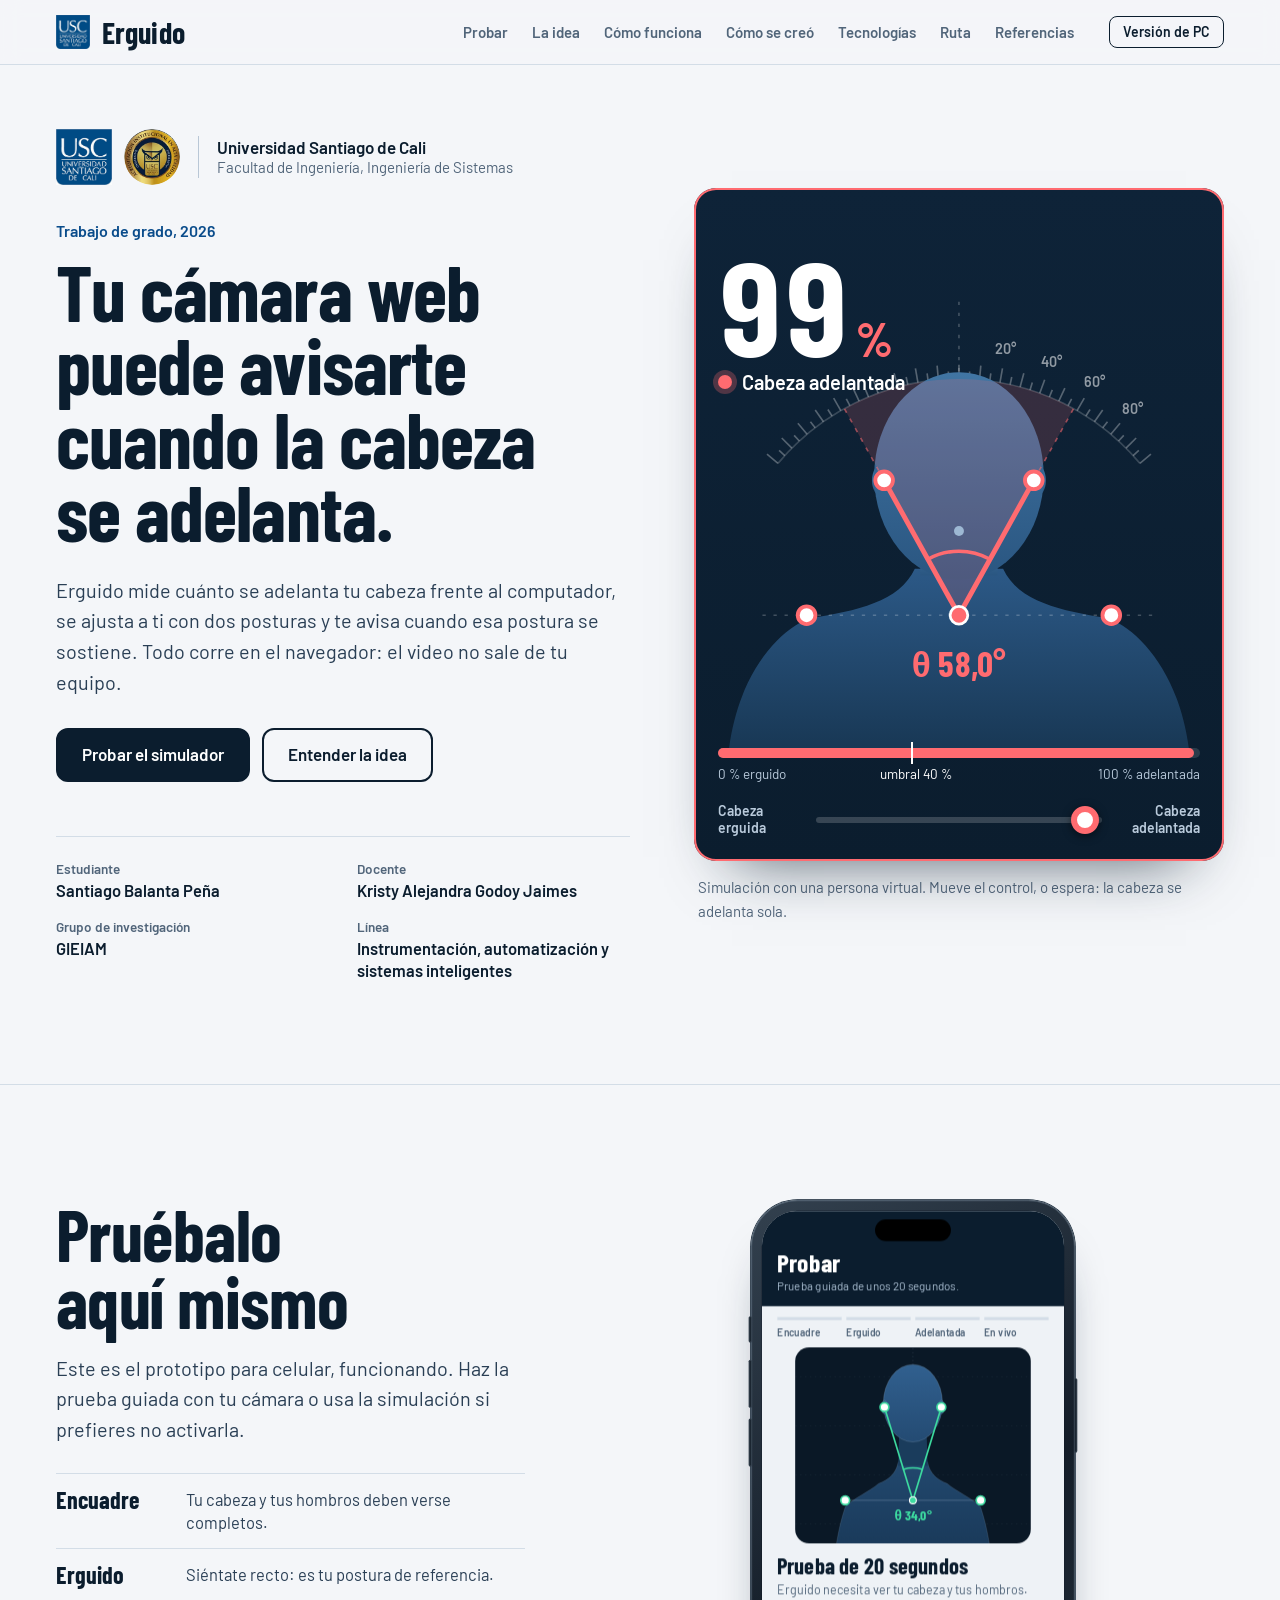
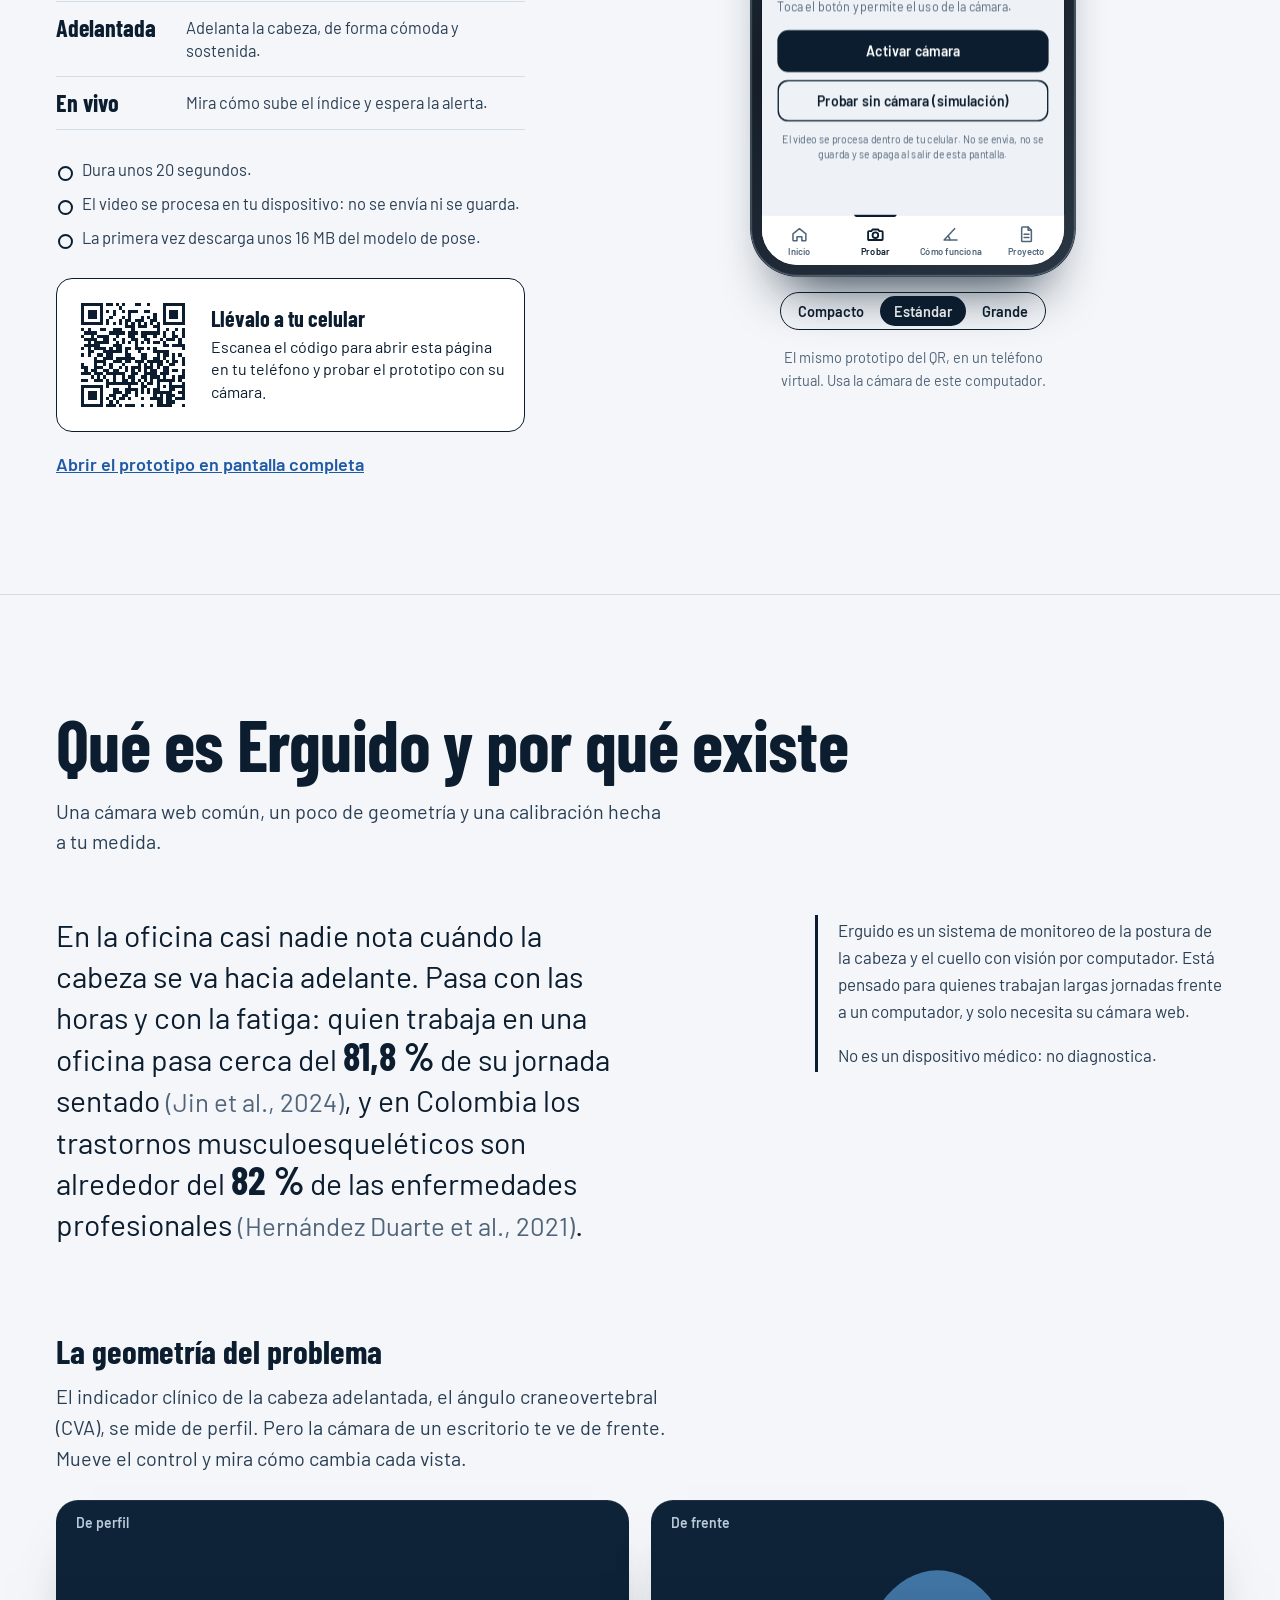
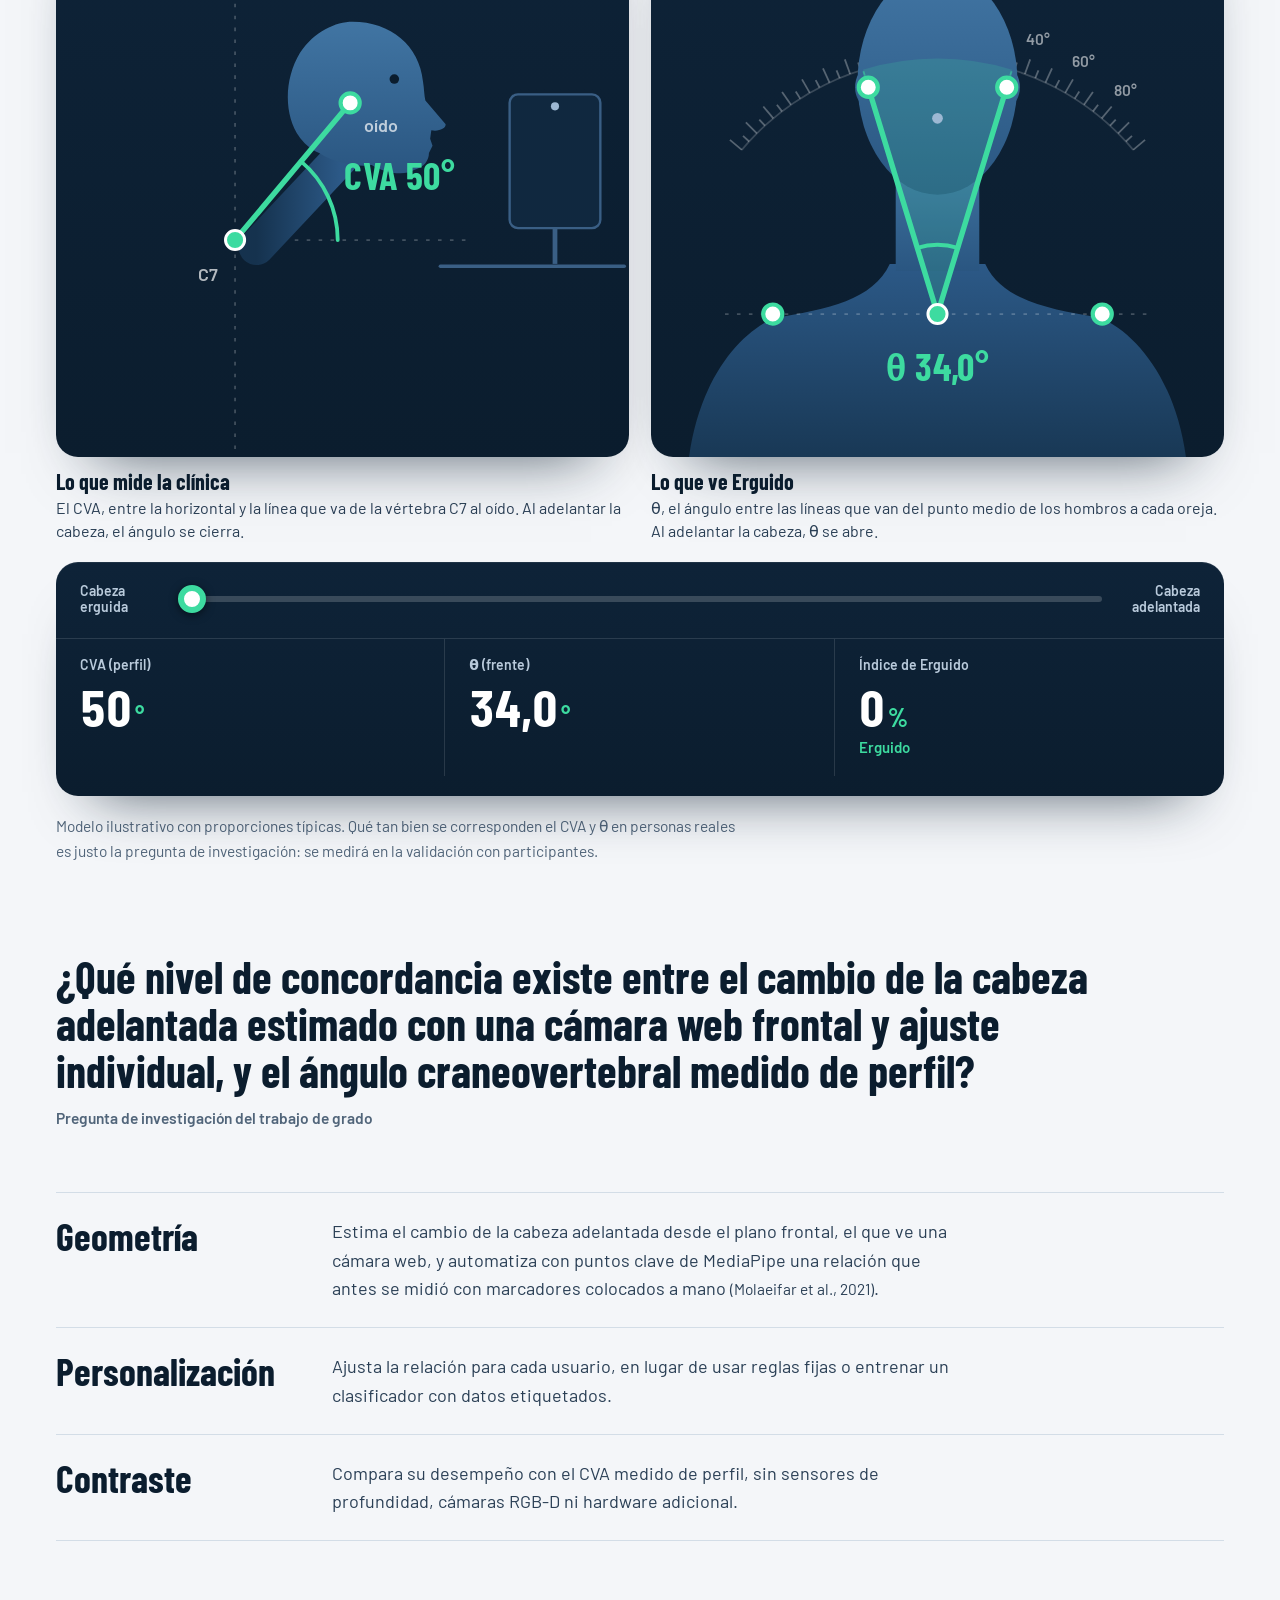
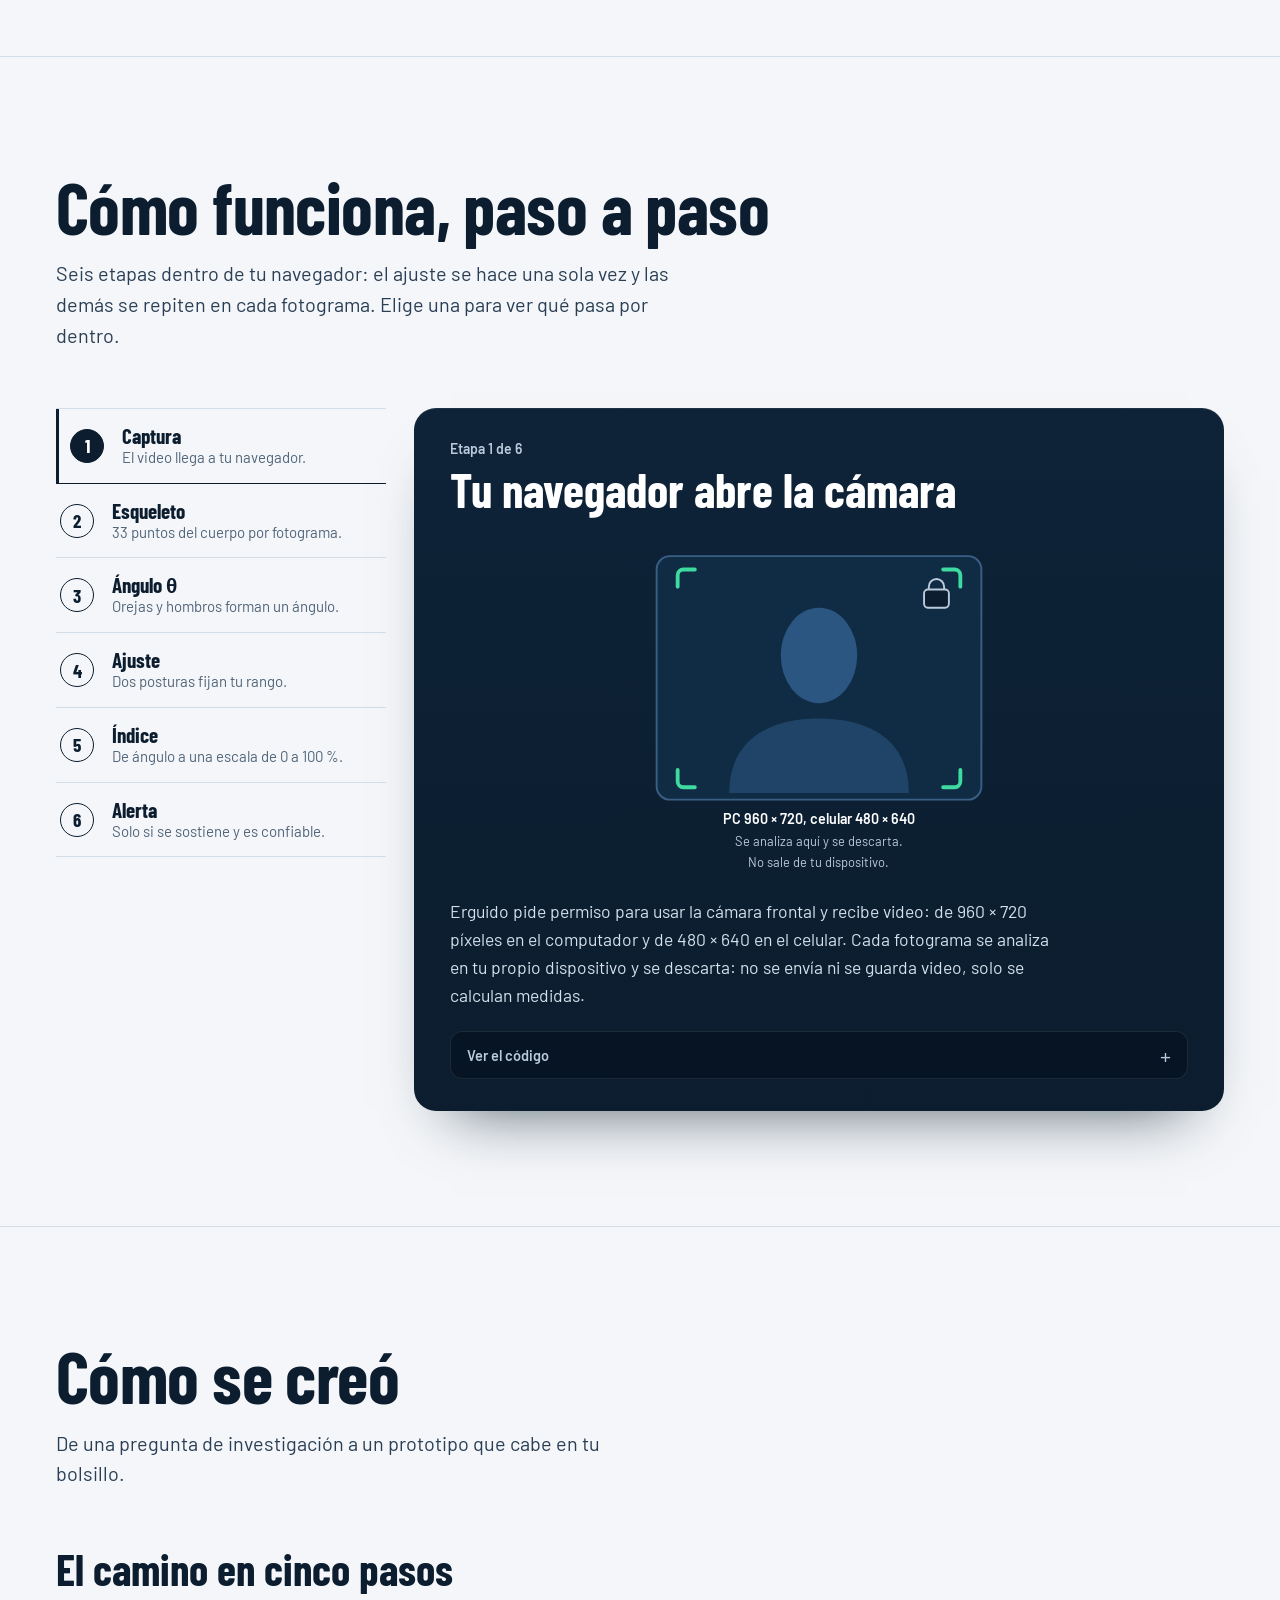
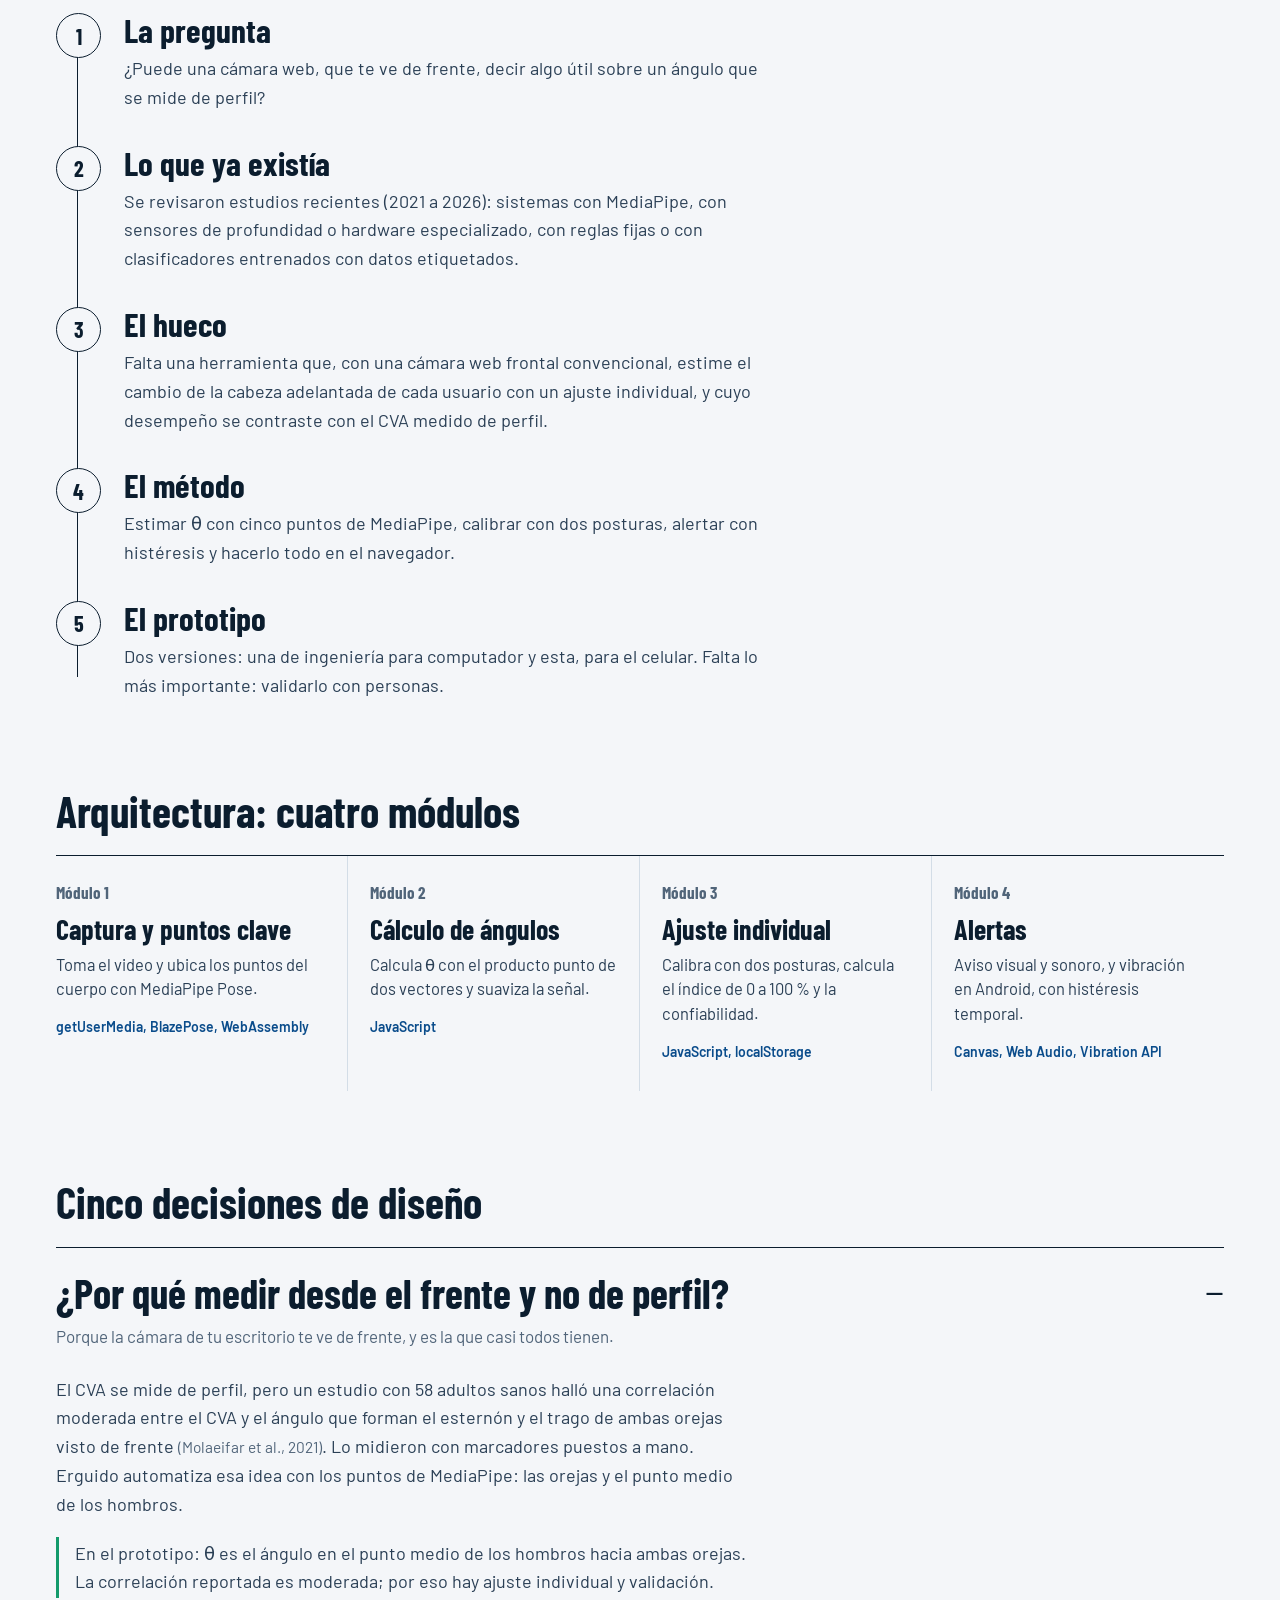
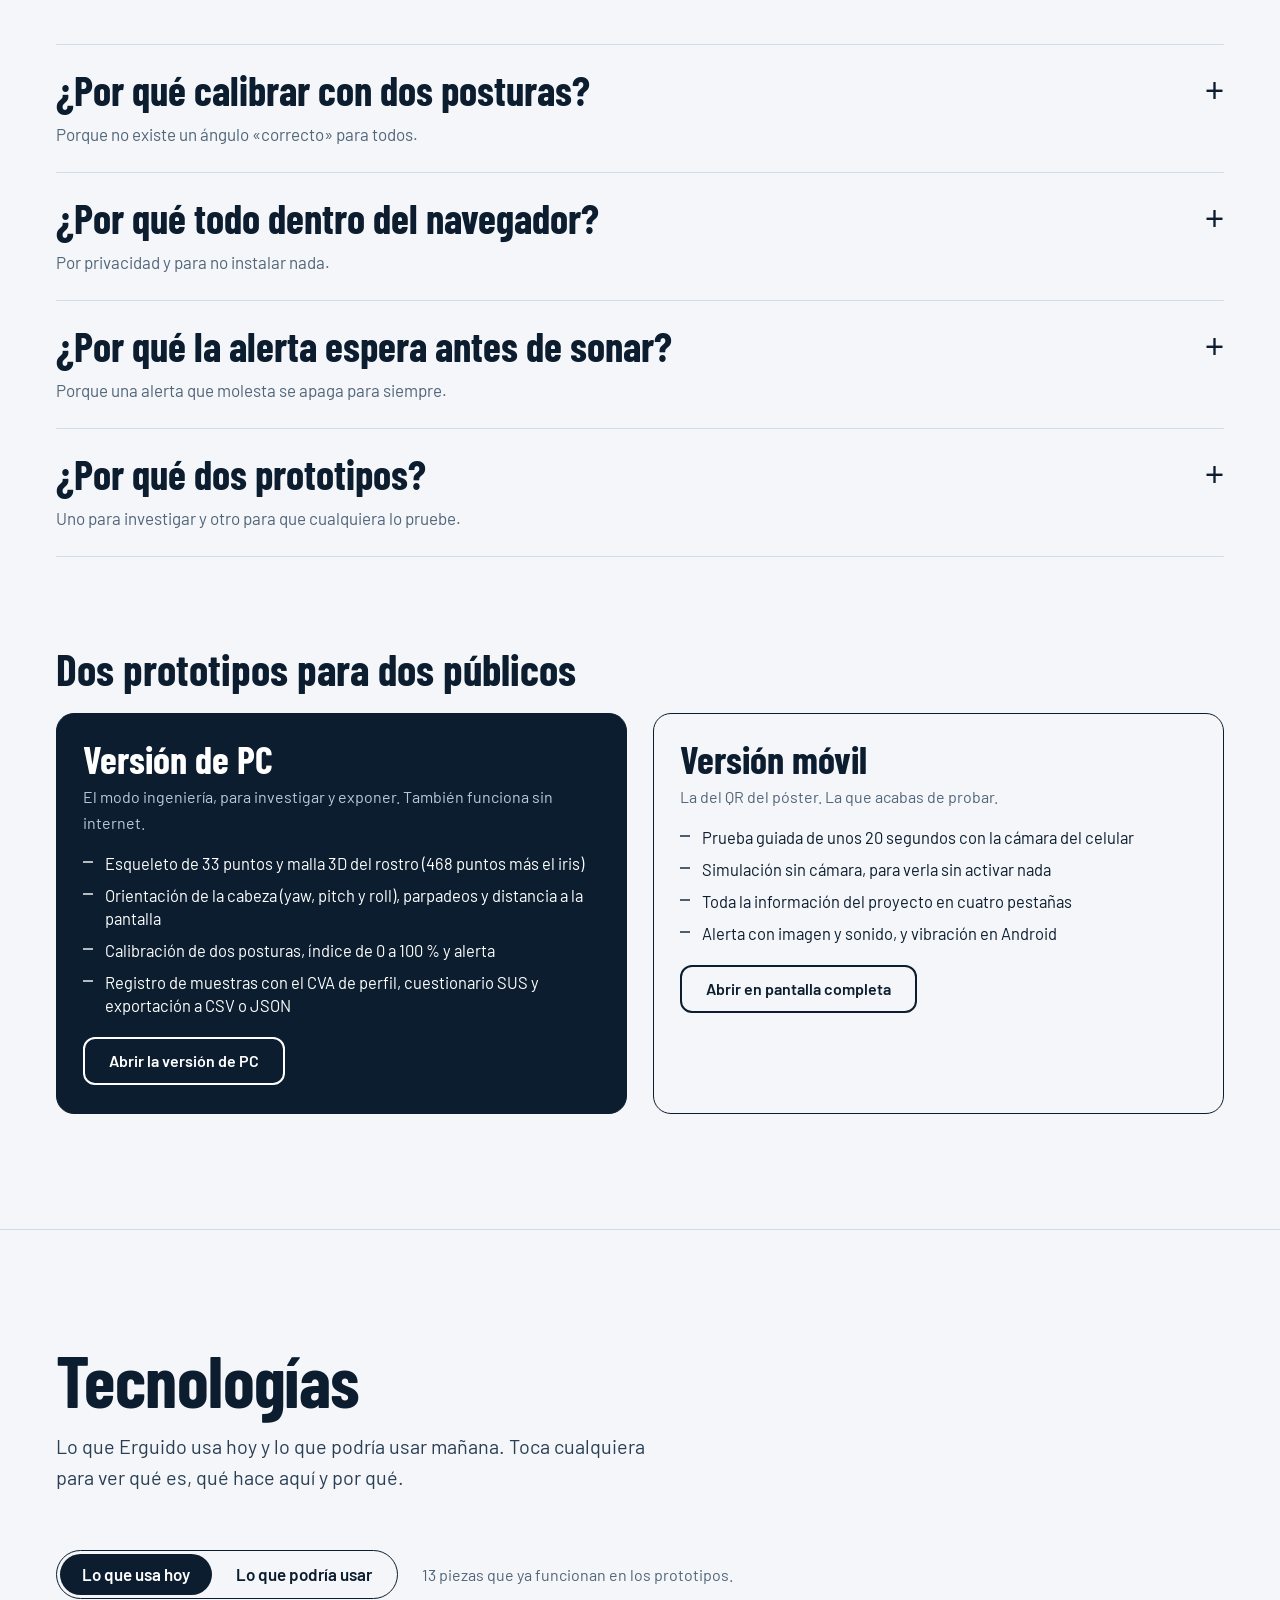
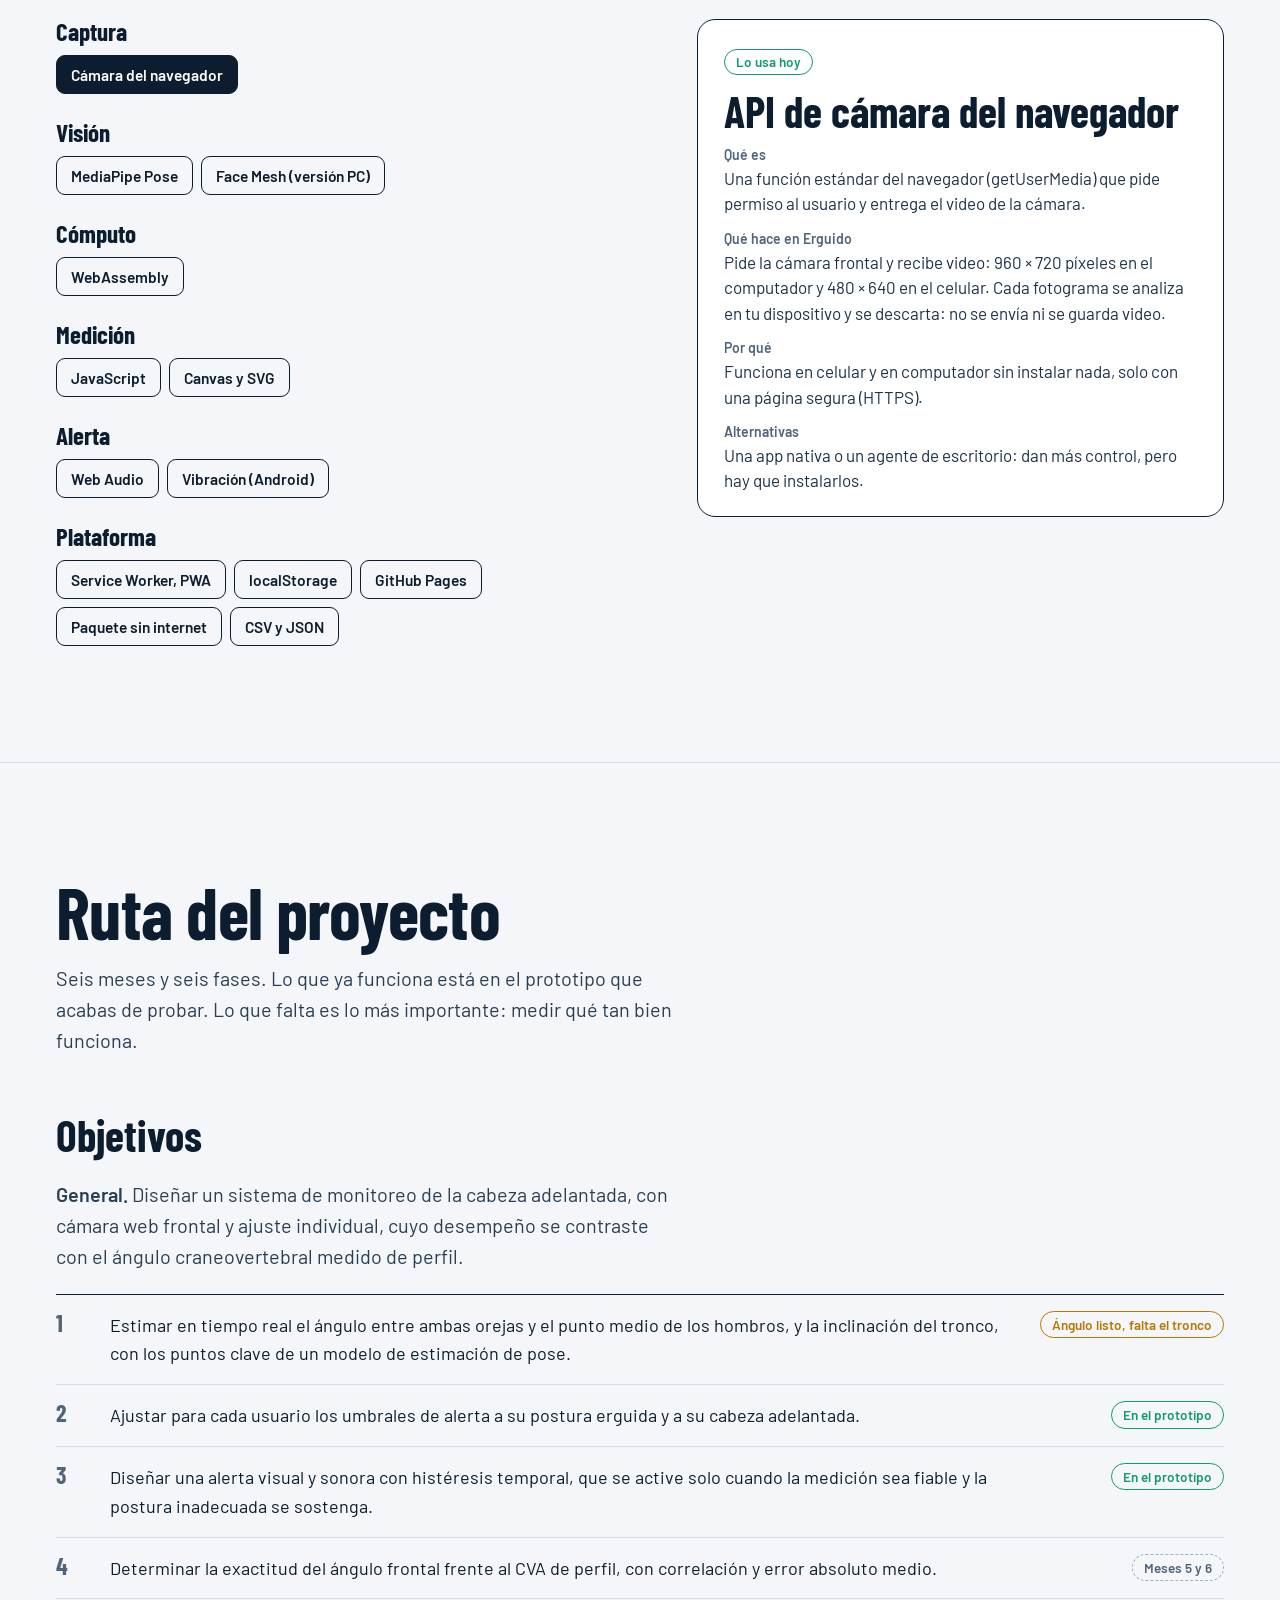
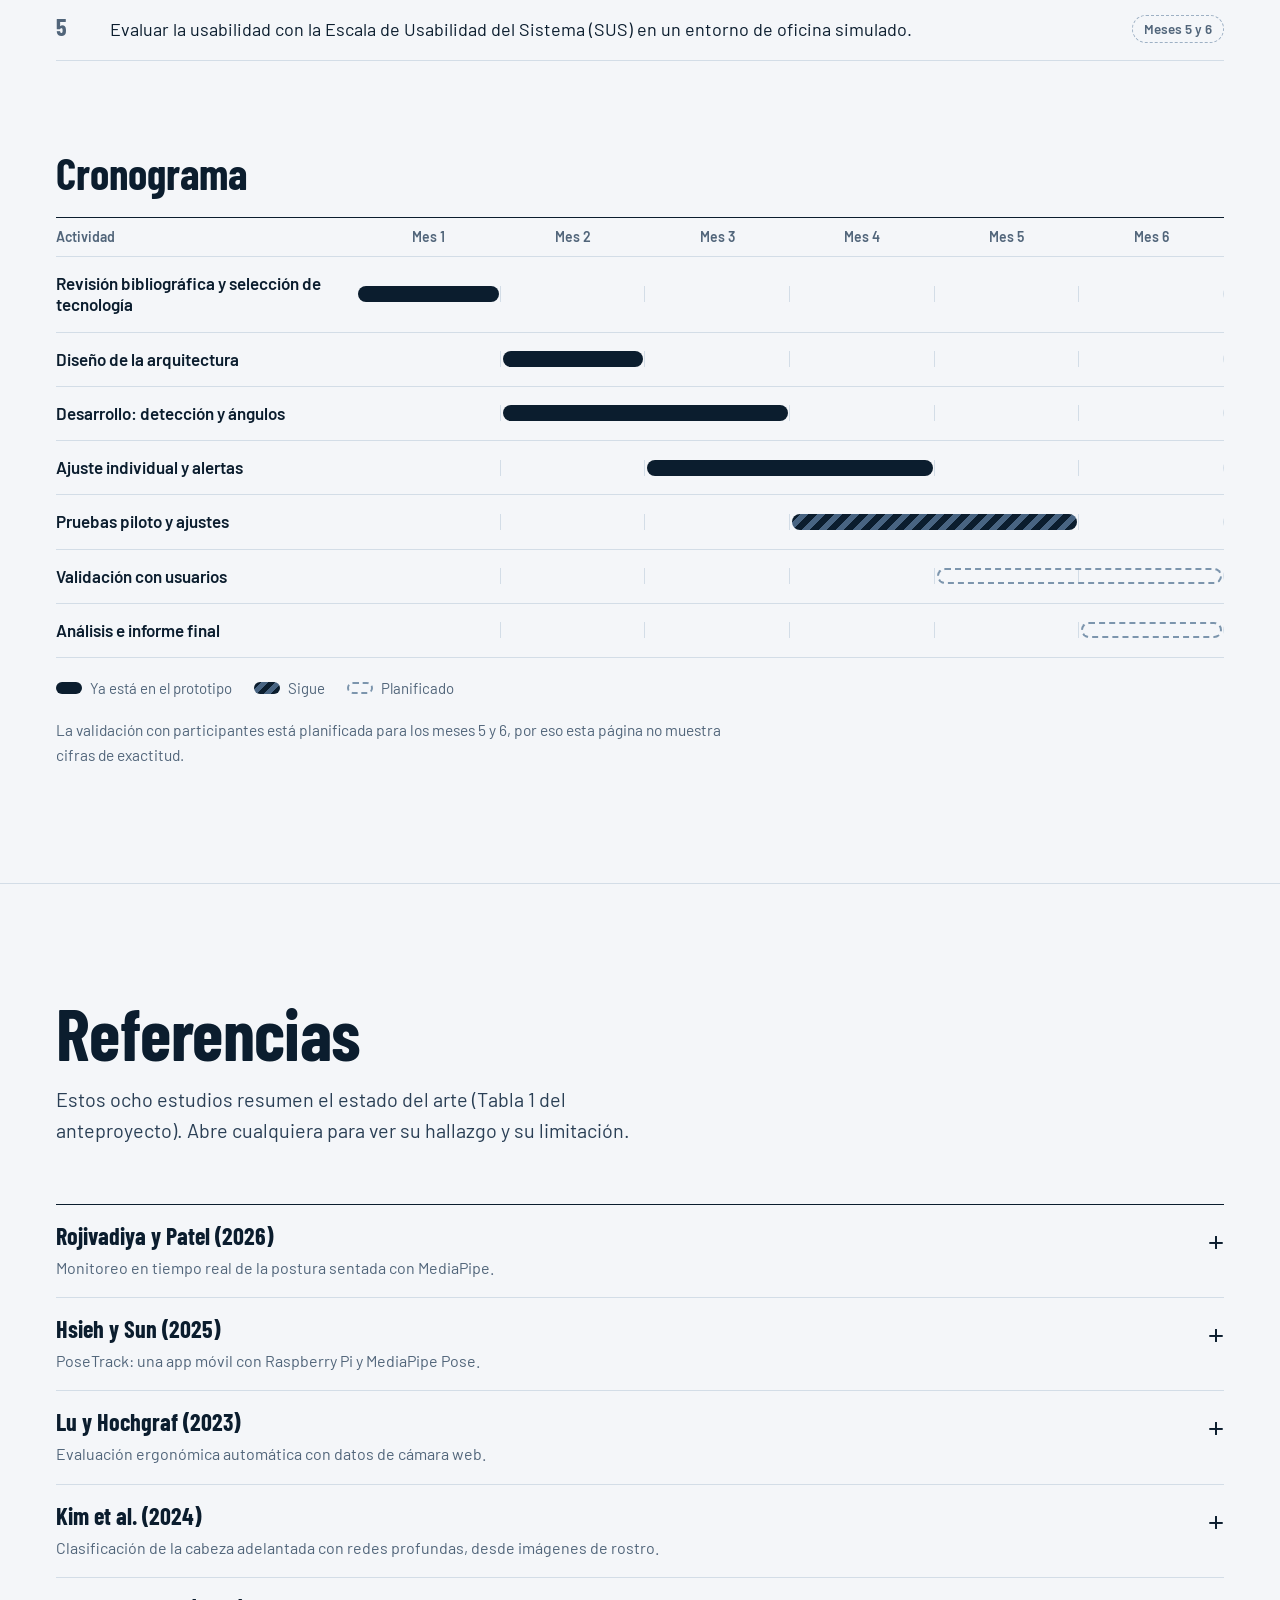
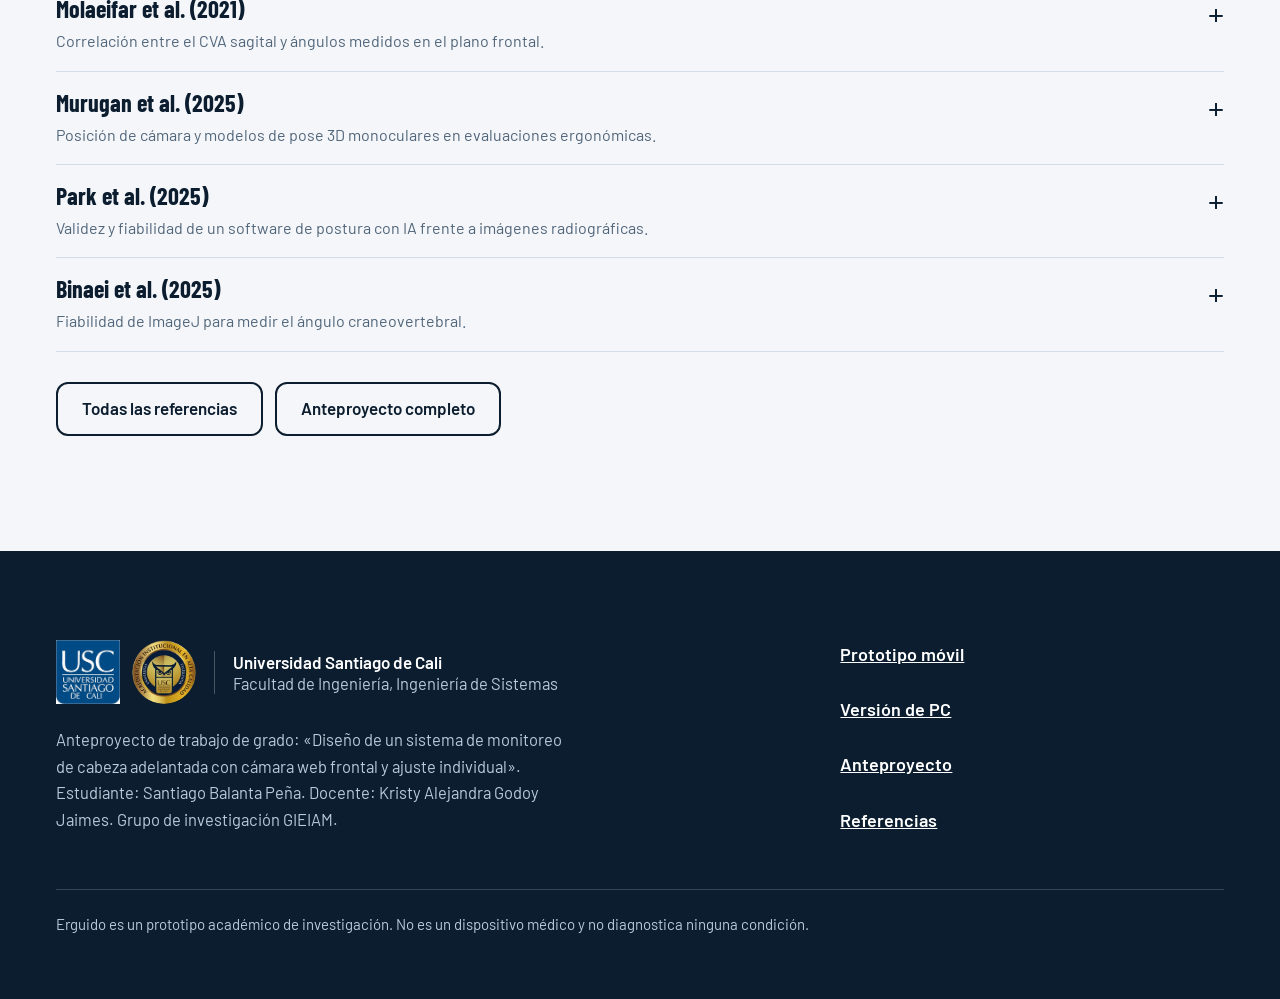
<file: index.html>
<!doctype html>
<html lang="es">
<head>
<meta charset="utf-8">
<meta name="viewport" content="width=device-width,initial-scale=1,viewport-fit=cover">
<title>Erguido: monitor de postura con la cámara web</title>
<meta name="description" content="Erguido mide cuánto se adelanta tu cabeza frente al computador y te avisa. Explora cómo se creó, qué tecnologías usa y prueba el simulador. Trabajo de grado, Universidad Santiago de Cali.">
<meta name="theme-color" content="#0B1D2E">
<meta name="color-scheme" content="light">
<link rel="canonical" href="https://balantta22-droid.github.io/erguido/">
<link rel="icon" href="icon-192.png">
<link rel="apple-touch-icon" href="icon-192.png">
<meta property="og:title" content="Erguido: monitor de postura con la cámara web">
<meta property="og:description" content="Explora el proyecto y prueba el simulador. Trabajo de grado de Ingeniería de Sistemas, Universidad Santiago de Cali.">
<meta property="og:type" content="website">
<meta property="og:url" content="https://balantta22-droid.github.io/erguido/">
<style>@font-face{font-family:"Barlow Condensed";font-weight:700;font-style:normal;font-display:swap;src:url([data-uri]) format("woff2")}@font-face{font-family:"Barlow";font-weight:400;font-style:normal;font-display:swap;src:url([data-uri]) format("woff2")}@font-face{font-family:"Barlow";font-weight:600;font-style:normal;font-display:swap;src:url([data-uri]) format("woff2")}:root{--img-usc:url([data-uri]);--img-seal:url([data-uri])}:root{--paper:#F4F6F9;--paper-2:#E8EDF3;--ink:#0B1D2E;--ink-2:#12304A;--ink-3:#1B4064;--muted:#51657A;--rule:#D3DDE7;--usc:#0A4C8B;--link:#1F5AA6;--on-navy:#B9CADB;--ok:#139A6B;--warn:#B87700;--bad:#D6393F;--ok-n:#3DDBA0;--warn-n:#FFC247;--bad-n:#FF6B70;--maxw:1180px;--pad:clamp(20px,5vw,56px);--fd:"Barlow Condensed","Arial Narrow",sans-serif;--ft:Barlow,system-ui,-apple-system,"Segoe UI",Roboto,sans-serif;--mono:ui-monospace,SFMono-Regular,Menlo,Consolas,"Liberation Mono",monospace}*{box-sizing:border-box}html{scroll-behavior:smooth;scroll-padding-top:24px;-webkit-text-size-adjust:100%}@media(prefers-reduced-motion:reduce){html{scroll-behavior:auto}*{animation-duration:.01ms!important;transition-duration:.01ms!important}}body{margin:0;background:var(--paper);color:var(--ink);font:400 18px/1.6 var(--ft);-webkit-font-smoothing:antialiased;text-rendering:optimizeLegibility;overflow-x:hidden}img,svg{display:block;max-width:100%}a{color:var(--link)}h1,h2,h3,h4{font-family:var(--fd);font-weight:700;margin:0;line-height:1;text-wrap:balance}p{margin:0 0 1em}button{font:inherit;color:inherit;cursor:pointer}:focus-visible{outline:3px solid #6FA8FF;outline-offset:3px;border-radius:6px}[hidden]{display:none!important}.sr{position:absolute;width:1px;height:1px;overflow:hidden;clip:rect(0 0 0 0);white-space:nowrap}.skip{position:absolute;left:12px;top:-60px;background:var(--ink);color:#fff;padding:10px 16px;border-radius:8px;z-index:100;text-decoration:none}.skip:focus{top:10px}.wrap{width:min(100% - 2*var(--pad),var(--maxw));margin-inline:auto}.dk{display:none!important}.mb{display:inline!important}@media(min-width:900px){.dk{display:inline!important}.mb{display:none!important}}.dk-b{display:none!important}@media(min-width:900px){.dk-b{display:block!important}.mb-b{display:none!important}}.logo{display:block;flex:none;background-repeat:no-repeat;background-position:center;background-size:contain}.usc{background-image:var(--img-usc);aspect-ratio:1/1}.seal{background-image:var(--img-seal);aspect-ratio:1/1;border-radius:50%}.top{position:sticky;top:0;z-index:50;background:#f4f6f9e6;-webkit-backdrop-filter:saturate(1.4) blur(10px);backdrop-filter:saturate(1.4) blur(10px);border-bottom:1px solid var(--rule)}.top-in{display:flex;align-items:center;gap:24px;height:64px}.brand{display:flex;align-items:center;gap:12px;text-decoration:none;color:var(--ink)}.brand .logo{width:34px}.brand .word{font:700 30px/1 var(--fd);letter-spacing:.004em}.links{display:none;gap:2px;margin-left:auto}.links a{position:relative;padding:8px 11px;text-decoration:none;color:var(--muted);font:600 15px/1 var(--ft);border-radius:6px}.links a:hover,.links a[aria-current=true]{color:var(--ink)}.links a[aria-current=true]:after{content:"";position:absolute;left:11px;right:11px;bottom:-12px;height:3px;background:var(--ink)}.pc-link{display:none;padding:8px 13px;border:1.5px solid var(--ink);border-radius:8px;font:600 14px/1 var(--ft);color:var(--ink);text-decoration:none;white-space:nowrap}.pc-link:hover{background:var(--ink);color:#fff}.menu{margin-left:auto;width:46px;height:46px;border:1.5px solid var(--ink);border-radius:10px;background:transparent;display:grid;place-content:center;gap:6px}.menu i{display:block;width:20px;height:2px;background:var(--ink);transition:transform .2s}.menu[aria-expanded=true] i:first-of-type{transform:translateY(4px) rotate(45deg)}.menu[aria-expanded=true] i:last-of-type{transform:translateY(-4px) rotate(-45deg)}.drawer{border-top:1px solid var(--rule);background:var(--paper);padding:8px var(--pad) 22px}.drawer a{display:block;padding:15px 2px;border-bottom:1px solid var(--rule);text-decoration:none;color:var(--ink);font:700 28px/1 var(--fd)}.drawer a.alt{color:var(--link);font-size:22px}@media(min-width:1080px){.links{display:flex}.pc-link{display:inline-block}.menu,.drawer{display:none!important}}.rail{display:none}@media(min-width:1320px){.rail{display:block;position:fixed;left:24px;top:104px;bottom:56px;width:14px;z-index:40;pointer-events:none}.rail .line{position:absolute;left:6px;top:0;bottom:0;width:1px;background:var(--rule)}.rail .st{position:absolute;left:2px;width:9px;height:9px;border-radius:50%;background:var(--paper);border:1.5px solid #9DB0C4;transform:translateY(-50%);pointer-events:auto;padding:0;display:block}.rail .st.on{background:var(--ink);border-color:var(--ink)}.rail .st:after{content:attr(data-l);position:absolute;left:20px;top:50%;transform:translateY(-50%);white-space:nowrap;font:600 12px/1 var(--ft);background:var(--ink);color:#fff;padding:6px 9px;border-radius:6px;opacity:0;transition:opacity .15s}.rail .st:hover:after,.rail .st:focus-visible:after{opacity:1}.rail .bob{position:absolute;left:0;width:14px;height:14px;border-radius:50%;background:var(--ink);box-shadow:0 0 0 5px #0b1d2e1a;transform:translateY(-50%);will-change:top}}.btn{display:inline-flex;align-items:center;justify-content:center;gap:.55em;min-height:54px;padding:0 24px;border-radius:12px;border:2px solid var(--ink);background:transparent;color:var(--ink);font:600 17px/1 var(--ft);text-decoration:none;text-align:center;transition:background .15s,color .15s}.btn:hover,.btn.pri{background:var(--ink);color:#fff}.btn.pri:hover{background:var(--ink-3);border-color:var(--ink-3)}.btn.lg{min-height:60px;font-size:19px;width:100%}.plain{color:var(--link);font-weight:600}.sec{padding:clamp(72px,9vw,132px) 0;border-top:1px solid var(--rule)}.sec-h{max-width:880px;margin-bottom:clamp(30px,4.5vw,60px)}.sec h2{font-size:clamp(42px,5.6vw,80px);line-height:.94;letter-spacing:-.008em}.lead{font-size:clamp(18px,1.55vw,21px);line-height:1.55;color:#2a3f55;max-width:56ch}.sec-h .lead{margin-top:18px}h3{font-size:clamp(26px,2.6vw,34px);line-height:1.02}.cite{color:var(--muted);font-size:.86em;white-space:nowrap}.inst{--c:var(--ok-n);position:relative;overflow:hidden;color:#fff;background:linear-gradient(180deg,#0e2338,#0b1d2e);border-radius:22px;box-shadow:0 34px 60px -38px #0b1d2ebf,inset 0 1px #ffffff12}.inst[data-st=atencion]{--c:var(--warn-n)}.inst[data-st=alerta]{--c:var(--bad-n);box-shadow:0 34px 60px -38px #0b1d2ebf,inset 0 0 0 2px var(--bad-n)}.inst .cap{position:absolute;top:16px;left:20px;font:600 14px/1 var(--ft);color:var(--on-navy)}.inst svg.fig{width:100%;height:auto}.fig .gon-line{stroke:#ffffff2e;fill:none;stroke-width:1.5}.fig .gon-t{stroke:#ffffff4d;stroke-width:1.5}.fig .gon-l{fill:#ffffff8c;font:600 13px var(--ft);text-anchor:middle}.fig .wedge{fill:var(--c);opacity:.17}.fig .vline{stroke:var(--c);stroke-width:4.5;stroke-linecap:round}.fig .ext{stroke:var(--c);stroke-width:1.5;stroke-dasharray:4 6;opacity:.55}.fig .guide{stroke:#ffffff38;stroke-width:1.5;stroke-dasharray:3 7}.fig .arc{fill:none;stroke:var(--c);stroke-width:3.2;stroke-linecap:round}.fig .pt{fill:#fff;stroke:var(--c);stroke-width:3.5}.fig .pt.mid{fill:var(--c);stroke:#fff;stroke-width:2.5}.fig .tlab{fill:var(--c);font:700 32px var(--fd);text-anchor:middle;letter-spacing:.01em}.fig .slab{fill:#ffffffb0;font:600 15px var(--ft)}.num{display:flex;align-items:baseline;gap:6px;font-family:var(--fd);font-weight:700;line-height:.8}.num span{font-size:clamp(86px,11vw,132px);font-variant-numeric:tabular-nums}.num small{font-size:clamp(34px,4vw,48px);color:var(--c)}.lab-st{display:flex;align-items:center;gap:10px;font:600 20px/1.1 var(--ft);margin-top:10px}.lab-st i{width:14px;height:14px;border-radius:50%;background:var(--c);box-shadow:0 0 0 5px color-mix(in srgb,var(--c) 28%,transparent)}.gauge{position:relative;height:10px;border-radius:6px;background:#fff2;margin:0 24px}.gauge i{position:absolute;inset:0 auto 0 0;width:0;border-radius:6px;background:var(--c)}.gauge u{position:absolute;left:40%;top:-6px;bottom:-6px;width:2px;background:#fff;text-decoration:none}.gauge-l{display:flex;justify-content:space-between;margin:9px 24px 0;font:500 13.5px/1 var(--ft);color:var(--on-navy)}.gauge-l .t{position:absolute;left:calc(24px + (100% - 48px)*.4);transform:translate(-50%);color:#fff}.slide{display:flex;align-items:center;gap:14px;margin:22px 24px 24px;font:600 14px/1.2 var(--ft);color:var(--on-navy)}.slide span{flex:none;max-width:84px}.slide span:last-child{text-align:right}input[type=range]{-webkit-appearance:none;appearance:none;flex:1;min-width:0;height:34px;background:transparent;margin:0;cursor:grab}input[type=range]::-webkit-slider-runnable-track{height:6px;border-radius:4px;background:#ffffff2e}input[type=range]::-moz-range-track{height:6px;border-radius:4px;background:#ffffff2e}input[type=range]::-webkit-slider-thumb{-webkit-appearance:none;width:28px;height:28px;margin-top:-11px;border-radius:50%;background:#fff;border:6px solid var(--c);box-shadow:0 2px 8px #0008}input[type=range]::-moz-range-thumb{width:16px;height:16px;border-radius:50%;background:#fff;border:6px solid var(--c);box-shadow:0 2px 8px #0008}input[type=range]:active{cursor:grabbing}.hero{padding:clamp(30px,5vw,68px) 0 clamp(60px,8vw,112px)}.hero-grid{display:grid;gap:clamp(34px,5vw,76px);grid-template-columns:minmax(0,1fr)}@media(min-width:960px){.hero-grid{grid-template-columns:minmax(0,1.04fr) minmax(0,.96fr);align-items:center}}.aff{display:flex;align-items:center;gap:12px;margin-bottom:clamp(24px,3.2vw,38px)}.aff .usc,.aff .seal{width:56px}.aff p{margin:0 0 0 6px;padding-left:18px;border-left:1px solid #B9C7D6;font-size:15px;line-height:1.3;color:var(--muted)}.aff b{display:block;color:var(--ink);font-size:17px}.kicker{margin:0 0 16px;font:600 16px/1 var(--ft);color:var(--usc)}h1{font-size:clamp(46px,6.1vw,88px);line-height:.94;letter-spacing:-.012em}.hero .lead{margin:26px 0 0}.cta{display:flex;flex-wrap:wrap;gap:12px;margin-top:30px}.credits{display:grid;grid-template-columns:1fr 1fr;gap:18px 28px;margin:clamp(34px,4.5vw,54px) 0 0;padding-top:24px;border-top:1px solid var(--rule)}.credits div{min-width:0}.credits dt{font:600 13.5px/1.2 var(--ft);color:var(--muted);margin-bottom:3px}.credits dd{margin:0;font:600 16.5px/1.3 var(--ft)}@media(max-width:520px){.credits{grid-template-columns:1fr}}@media(min-width:960px)and (max-height:830px){.hero{padding-top:24px}.hero .aff{margin-bottom:22px}.kicker{margin-bottom:12px}h1{font-size:clamp(46px,min(5.8vw,9.3vh),80px)}.hero .lead{margin-top:18px}.cta{margin-top:24px}.credits{margin-top:30px}}.hero-fig{margin:0}@media(max-width:959px){.hero-grid{display:flex;flex-direction:column;gap:0}.hero-copy{display:contents}.hero-copy>*{order:1}.hero-fig{order:2;margin-top:38px}.hero-copy>.credits{order:3}}.hero-fig figcaption{margin:14px 4px 0;font-size:15px;color:var(--muted)}.hero .inst .top-r{padding:64px 24px 0;display:flex;flex-direction:column;align-items:flex-start;position:relative;z-index:2}.hero .inst .top-r .num{margin-bottom:4px}.hero .inst svg.fig{margin-top:-120px;position:relative;z-index:1}.hero .inst .gauge,.hero .inst .gauge-l,.hero .inst .slide{position:relative;z-index:2}.hero .inst .gauge-l{position:relative}.grid2{display:grid;gap:44px;grid-template-columns:minmax(0,1fr)}@media(min-width:900px){.grid2{grid-template-columns:minmax(0,.86fr) minmax(0,1.14fr);gap:clamp(40px,6vw,96px);align-items:start}}.stages{list-style:none;margin:28px 0;padding:0;border-top:1px solid var(--rule)}.stages li{display:grid;grid-template-columns:118px 1fr;gap:12px;padding:14px 0;border-bottom:1px solid var(--rule)}.stages b{font:700 24px/1 var(--fd)}.stages span{color:#2a3f55;font-size:16.5px;line-height:1.4}.facts{margin:0 0 28px;padding:0;list-style:none;display:grid;gap:10px;font-size:16.5px;color:#2a3f55}.facts li{padding-left:26px;position:relative;line-height:1.45}.facts li:before{content:"";position:absolute;left:2px;top:.5em;width:11px;height:11px;border-radius:50%;border:2.5px solid var(--ink)}.qr{display:flex;align-items:center;gap:20px;padding:18px;border:1.5px solid var(--ink);border-radius:16px;max-width:470px;background:#fff}.qr svg{width:116px;height:116px;flex:none;border-radius:6px}.qr p{margin:0;font-size:16px;line-height:1.4}.qr b{display:block;font:700 22px/1.05 var(--fd);margin-bottom:6px}.mob-cta{display:grid;gap:12px;margin-top:24px}.col-phone{align-self:stretch}.device{position:sticky;top:84px;display:flex;flex-direction:column;align-items:center;gap:16px}.shell-wrap{width:calc((var(--w) + 28px)*var(--s));height:calc((var(--h) + 28px)*var(--s));flex:none}.shell{position:relative;width:calc(var(--w) + 28px);height:calc(var(--h) + 28px);padding:14px;border-radius:60px;transform:scale(var(--s));transform-origin:top left;background:linear-gradient(145deg,#33414f,#141d28 52%,#2a3643);box-shadow:inset 0 0 0 1.5px #96aabe4d,0 0 0 1px #0b1d2e,0 50px 70px -40px #0b1d2ee6}.shell .b{position:absolute;width:4px;border-radius:2px;background:#1b2631;box-shadow:inset 0 0 0 1px #96aabe40}.shell .screen{position:relative;width:var(--w);height:var(--h);border-radius:46px;overflow:hidden;background:#07131f;isolation:isolate}.shell iframe{display:block;width:100%;height:100%;border:0;background:#07131f}.shell .island{position:absolute;top:11px;left:50%;transform:translate(-50%);width:98px;height:28px;border-radius:18px;background:#000;pointer-events:none;z-index:3}.sizes{display:inline-flex;border:1.5px solid var(--ink);border-radius:999px;padding:3px;gap:2px}.sizes button{border:0;background:transparent;padding:8px 14px;border-radius:999px;font:600 14.5px/1 var(--ft)}.sizes button[aria-pressed=true]{background:var(--ink);color:#fff}.dev-note{margin:0;font-size:14.5px;color:var(--muted);text-align:center;max-width:36ch}.prose-grid{display:grid;gap:36px;grid-template-columns:minmax(0,1fr)}@media(min-width:900px){.prose-grid{grid-template-columns:minmax(0,1.25fr) minmax(0,.75fr);gap:clamp(40px,6vw,88px)}}.big{font:500 clamp(22px,2.4vw,30px)/1.38 var(--ft);color:var(--ink);max-width:34ch;margin:0}.big b{font-family:var(--fd);font-size:1.32em;font-weight:700;letter-spacing:.005em;line-height:0}.side-note{border-left:3px solid var(--ink);padding:2px 0 2px 20px;color:#2a3f55;font-size:17px;align-self:start}.side-note p:last-child{margin:0}.lab{margin-top:clamp(56px,7vw,92px)}.lab-views{display:grid;gap:18px;margin-top:26px;grid-template-columns:minmax(0,1fr)}@media(min-width:760px){.lab-views{grid-template-columns:1fr 1fr;gap:22px}}.view{margin:0}.view .inst{padding-top:44px}.view figcaption{margin-top:12px;font-size:16px;line-height:1.45;color:#2a3f55}.view figcaption b{display:block;font:700 22px/1.1 var(--fd);color:var(--ink);margin-bottom:3px}.lab-ctl{margin-top:20px;padding:6px 0 20px}@media(max-width:759px){.lab-ctl{position:sticky;bottom:10px;z-index:6;padding-bottom:4px;box-shadow:0 18px 40px -10px #0b1d2e8c}.lab-ctl .slide{margin:10px 18px 12px}.reads>div{padding:12px 14px}.reads b{font-size:36px}}.lab-ctl .slide{margin:14px 24px 22px}.reads{display:grid;grid-template-columns:repeat(3,1fr);gap:0;border-top:1px solid #ffffff1f}.reads>div{padding:18px 24px 20px;border-right:1px solid #ffffff1f}.reads>div:last-child{border-right:0}.reads small{display:block;font:600 14px/1.2 var(--ft);color:var(--on-navy)}.reads b{display:block;font:700 clamp(34px,5vw,52px)/1 var(--fd);margin-top:6px;font-variant-numeric:tabular-nums}.reads b em{font-style:normal;font-size:.5em;color:var(--c);margin-left:3px}.reads .st-l{font:600 15px/1.2 var(--ft);margin-top:6px;color:var(--c)}.note{font-size:15.5px;color:var(--muted);max-width:76ch;margin:18px 0 0}.rq{margin:clamp(56px,7vw,92px) 0 0;padding:0}.rq p{font:700 clamp(28px,3.5vw,48px)/1.04 var(--fd);max-width:30em;margin:0;text-wrap:balance}.rq footer{margin-top:16px;font:600 15.5px/1.2 var(--ft);color:var(--muted)}.contrib{list-style:none;margin:clamp(40px,5vw,64px) 0 0;padding:0;display:grid;gap:0;border-top:1px solid var(--rule)}.contrib li{display:grid;gap:6px 36px;padding:24px 0;border-bottom:1px solid var(--rule)}@media(min-width:820px){.contrib li{grid-template-columns:240px 1fr}}.contrib b{font:700 clamp(28px,3vw,38px)/1 var(--fd)}.contrib span{color:#2a3f55;max-width:62ch}.stepper{display:grid;gap:18px;grid-template-columns:minmax(0,1fr)}@media(min-width:940px){.stepper{grid-template-columns:330px minmax(0,1fr);gap:28px;align-items:start}}.steps{display:flex;gap:8px;overflow-x:auto;padding-bottom:6px;margin:0 calc(var(--pad)*-1);padding-inline:var(--pad);scrollbar-width:none}.steps::-webkit-scrollbar{display:none}@media(min-width:940px){.steps{flex-direction:column;overflow:visible;margin:0;padding:0;gap:0;border-top:1px solid var(--rule)}}.step{flex:none;display:grid;grid-template-columns:34px 1fr;gap:2px 12px;align-items:center;text-align:left;border:1.5px solid var(--rule);background:transparent;border-radius:12px;padding:10px 14px 10px 10px;min-width:176px}.step i{grid-row:1/3;width:34px;height:34px;border-radius:50%;border:1.5px solid var(--ink);display:grid;place-items:center;font:700 19px/1 var(--fd);font-style:normal}.step b{font:700 21px/1 var(--fd)}.step span{font-size:14px;line-height:1.25;color:var(--muted)}.step[aria-selected=true]{border-color:var(--ink);background:var(--ink);color:#fff}.step[aria-selected=true] i{background:#fff;color:var(--ink);border-color:#fff}.step[aria-selected=true] span{color:var(--on-navy)}@media(min-width:940px){.step{min-width:0;border:0;border-bottom:1px solid var(--rule);border-radius:0;padding:16px 8px 16px 4px;grid-template-columns:40px 1fr}.step[aria-selected=true]{background:transparent;color:var(--ink);box-shadow:inset 3px 0 0 var(--ink);padding-left:14px}.step[aria-selected=true] i{background:var(--ink);color:#fff;border-color:var(--ink)}.step[aria-selected=true] span{color:var(--muted)}.step span{font-size:15px}}.insp{padding:28px 26px 26px}@media(min-width:700px){.insp{padding:34px 36px 32px}}.insp .k{font:600 14px/1 var(--ft);color:var(--on-navy)}.insp h3{margin:10px 0 0;font-size:clamp(32px,4vw,48px);line-height:.98}.insp .vis{margin:24px -6px 20px;min-height:200px;display:flex;align-items:center;justify-content:center;gap:clamp(10px,3vw,40px)}.insp .vis svg{width:100%;height:auto;max-height:340px}.insp .vis .two{width:min(46%,230px)}@media(max-width:640px){.vis .sv-t{font-size:22px}.vis .sv-s{font-size:19.5px}.insp .vis .two{width:47%}.insp .vis .two .fig .tlab{font-size:50px}}.insp .vis .two[data-st=atencion]{--c:var(--warn-n)}.insp .vis .two[data-st=alerta]{--c:var(--bad-n)}.insp .txt{color:#d4e0ec;font-size:17.5px;line-height:1.6;max-width:62ch;margin:0}.code{margin:22px 0 0;border-radius:12px;background:#061423;border:1px solid #ffffff17;overflow:hidden}.code summary{padding:12px 16px;font:600 14.5px/1 var(--ft);color:var(--on-navy);cursor:pointer;list-style:none;display:flex;justify-content:space-between;align-items:center}.code summary::-webkit-details-marker{display:none}.code summary:after{content:"+";font:400 22px/1 var(--ft)}.code[open] summary:after{content:"\2212"}.code pre{margin:0;padding:4px 18px 18px;overflow-x:auto;font:400 13.5px/1.6 var(--mono);color:#cfe3f5;tab-size:2}.code .cm{color:#7c95ad}.vis .sv-t{fill:#fff;font:600 15px var(--ft)}.vis .sv-s{fill:#b9cadb;font:500 13.5px var(--ft)}.vis .sv-n{font:700 30px var(--fd);fill:#fff}.sub{font-size:clamp(30px,3.4vw,44px);margin:clamp(56px,7vw,96px) 0 22px}.sub:first-of-type{margin-top:0}.path{list-style:none;margin:0;padding:0;position:relative;counter-reset:s}.path:before{content:"";position:absolute;left:21px;top:22px;bottom:22px;width:1px;background:var(--ink)}.path li{position:relative;padding:0 0 30px 68px;counter-increment:s}.path li:last-child{padding-bottom:0}.path li:before{content:counter(s);position:absolute;left:0;top:0;width:43px;height:43px;border-radius:50%;background:var(--paper);border:1.5px solid var(--ink);display:grid;place-items:center;font:700 22px/1 var(--fd)}.path h4{font:700 clamp(26px,2.6vw,34px)/1.05 var(--fd);margin:4px 0 6px}.path p{margin:0;max-width:64ch;color:#2a3f55}.arch{display:grid;gap:0;grid-template-columns:minmax(0,1fr);border-top:1px solid var(--ink)}@media(min-width:760px){.arch{grid-template-columns:repeat(2,1fr)}}@media(min-width:1080px){.arch{grid-template-columns:repeat(4,1fr)}}.mod{padding:22px 22px 26px 0;border-bottom:1px solid var(--rule)}@media(min-width:1080px){.mod{border-bottom:0;border-right:1px solid var(--rule);padding-left:22px}.mod:first-child{padding-left:0}.mod:last-child{border-right:0}}.mod i{font:700 17px/1 var(--fd);font-style:normal;color:var(--muted)}.mod h4{font:700 28px/1.02 var(--fd);margin:8px 0}.mod p{margin:0 0 10px;font-size:16.5px;line-height:1.5;color:#2a3f55}.mod small{font:600 14px/1.3 var(--ft);color:var(--usc)}.decs{border-top:1px solid var(--ink)}.dec{border-bottom:1px solid var(--rule)}.dec summary{display:grid;grid-template-columns:1fr 34px;gap:4px 18px;padding:24px 0;cursor:pointer;list-style:none;align-items:start}.dec summary::-webkit-details-marker{display:none}.dec summary h4{font:700 clamp(28px,3.2vw,42px)/1.02 var(--fd)}.dec summary p{grid-column:1;margin:6px 0 0;color:var(--muted);font-size:17px}.dec summary:after{content:"+";grid-column:2;grid-row:1;font:300 38px/1 var(--ft);text-align:right;color:var(--ink)}.dec[open] summary:after{content:"\2212"}.dec .in{padding:0 0 28px;max-width:70ch}.dec .in p{color:#2a3f55}.dec .proto{border-left:3px solid var(--ok);padding:2px 0 2px 16px;color:var(--ink);font-weight:500}.two-p{display:grid;gap:18px;grid-template-columns:minmax(0,1fr)}@media(min-width:860px){.two-p{grid-template-columns:1fr 1fr;gap:26px}}.pbox{padding:26px 26px 28px;border-radius:18px;border:1.5px solid var(--ink)}.pbox.dark{background:var(--ink);color:#fff;border-color:var(--ink)}.pbox h4{font:700 clamp(30px,3vw,40px)/1 var(--fd);margin-bottom:6px}.pbox .for{font-size:16px;color:var(--muted);margin:0 0 16px}.pbox.dark .for{color:var(--on-navy)}.pbox ul{margin:0 0 20px;padding:0;list-style:none;display:grid;gap:9px;font-size:16.5px;line-height:1.4}.pbox li{padding-left:22px;position:relative}.pbox li:before{content:"";position:absolute;left:0;top:.55em;width:10px;height:2px;background:currentColor;opacity:.7}.pbox .btn{min-height:48px;font-size:16px}.pbox.dark .btn{border-color:#fff;color:#fff}.pbox.dark .btn:hover{background:#fff;color:var(--ink)}.tech-bar{display:flex;flex-wrap:wrap;gap:14px 24px;align-items:center;margin-bottom:8px}.tabs{display:inline-flex;border:1.5px solid var(--ink);border-radius:999px;padding:3px;gap:2px;background:var(--paper)}.tabs button{border:0;background:transparent;padding:12px 22px;border-radius:999px;font:600 17px/1 var(--ft)}.tabs button[aria-pressed=true]{background:var(--ink);color:#fff}.tech-hint{margin:0;color:var(--muted);font-size:16px}.tech{display:grid;gap:28px;grid-template-columns:minmax(0,1fr);margin-top:20px}@media(min-width:980px){.tech{grid-template-columns:minmax(0,1fr) minmax(0,.9fr);gap:56px;align-items:start}}.layer{margin-top:26px}.layer:first-child{margin-top:0}.layer h4{font:700 25px/1 var(--fd);margin-bottom:11px}.chips{display:flex;flex-wrap:wrap;gap:8px}.chip{border:1.5px solid var(--ink);border-radius:9px;background:transparent;padding:10px 14px;font:600 15.5px/1.1 var(--ft);text-align:left}.chip:hover{background:var(--paper-2)}.chip[aria-pressed=true]{background:var(--ink);color:#fff}.future .chip{border-style:dashed}.future .chip[aria-pressed=true]{border-style:solid}.detail{border:1.5px solid var(--ink);border-radius:18px;padding:26px 26px 22px;background:#fff;scroll-margin-top:90px}@media(min-width:980px){.detail{position:sticky;top:88px}}.tagp{display:inline-block;padding:5px 11px;border-radius:999px;font:600 13.5px/1 var(--ft);border:1.5px solid var(--ok);color:var(--ok)}.future .tagp{border:1.5px dashed var(--warn);color:var(--warn)}.detail h3{margin:14px 0;font-size:clamp(32px,3.4vw,44px)}.detail dl{margin:0;display:grid;gap:14px}.detail dt{font:600 14px/1.2 var(--ft);color:var(--muted);margin-bottom:2px}.detail dd{margin:0;font-size:17px;line-height:1.5;color:#1d3248}.detail .src{margin-top:16px;padding-top:14px;border-top:1px solid var(--rule);font-size:14.5px;color:var(--muted)}.obj{list-style:none;margin:0 0 clamp(40px,5vw,64px);padding:0;border-top:1px solid var(--ink);counter-reset:o}.obj li{display:grid;grid-template-columns:34px 1fr;gap:4px 14px;padding:16px 0;border-bottom:1px solid var(--rule);counter-increment:o;align-items:start}.obj li:before{content:counter(o);font:700 24px/1 var(--fd);color:var(--muted)}.obj li span.t{grid-column:2}@media(min-width:820px){.obj li{grid-template-columns:40px 1fr 210px}.obj li span.t{grid-column:auto}.obj .tg{justify-self:end}}.tg{font:600 13.5px/1 var(--ft);padding:6px 11px;border-radius:999px;border:1.5px solid var(--ink);white-space:nowrap;justify-self:start;grid-column:2}@media(min-width:820px){.tg{grid-column:auto}}.tg.ok{border-color:var(--ok);color:var(--ok)}.tg.nx{border-style:solid;border-color:var(--warn);color:var(--warn)}.tg.pl{border-style:dashed;color:var(--muted);border-color:#9db0c4}.gantt{border-top:1px solid var(--ink)}.gh{display:grid;grid-template-columns:repeat(6,1fr);gap:0;padding:12px 0;border-bottom:1px solid var(--rule);font:600 13px/1 var(--ft);color:var(--muted)}.gh span{text-align:center}.gh span:first-child{display:none}@media(min-width:820px){.gh{grid-template-columns:300px repeat(6,1fr);font-size:14px}.gh span:first-child{display:block}}.gr{border-bottom:1px solid var(--rule)}.gr summary{list-style:none;cursor:pointer;display:grid;grid-template-columns:repeat(6,1fr);gap:10px 0;padding:16px 0;align-items:center}.gr summary::-webkit-details-marker{display:none}.gr .lb{grid-column:1/-1;font:600 17px/1.25 var(--ft)}.gr .tr{grid-column:1/-1;display:grid;grid-template-columns:repeat(6,1fr);height:16px;background:repeating-linear-gradient(90deg,transparent 0 calc(100%/6 - 1px),var(--rule) calc(100%/6 - 1px) calc(100%/6));border-radius:8px}.gr .br{height:16px;border-radius:8px;background:var(--ink);margin:0 2px}.gr .br.nx{background:repeating-linear-gradient(135deg,var(--ink) 0 6px,#486482 6px 12px)}.gr .br.pl{background:transparent;border:2px dashed #7C95AD}@media(min-width:820px){.gr summary{grid-template-columns:300px 1fr;gap:0}.gr .lb{grid-column:auto;padding-right:20px}.gr .tr{grid-column:auto}}.gr .in{padding:0 0 22px;max-width:74ch;color:#2a3f55;font-size:16.5px}.gr .in p{margin:0}.legend{display:flex;flex-wrap:wrap;gap:12px 22px;margin:18px 0 0;font-size:15px;color:var(--muted)}.legend span{display:inline-flex;align-items:center;gap:8px}.legend i{display:inline-block;width:26px;height:12px;border-radius:6px;background:var(--ink)}.legend i.nx{background:repeating-linear-gradient(135deg,var(--ink) 0 5px,#486482 5px 10px)}.legend i.pl{background:transparent;border:2px dashed #7C95AD}.refs{border-top:1px solid var(--ink)}.ref{border-bottom:1px solid var(--rule)}.ref summary{display:grid;grid-template-columns:1fr 30px;gap:2px 16px;padding:18px 0;cursor:pointer;list-style:none;align-items:start}.ref summary::-webkit-details-marker{display:none}.ref summary b{font:700 24px/1.1 var(--fd)}.ref summary span{grid-column:1;color:var(--muted);font-size:16px;line-height:1.4}.ref summary:after{content:"+";grid-column:2;grid-row:1;font:300 32px/1 var(--ft);text-align:right}.ref[open] summary:after{content:"\2212"}.ref .in{padding:0 0 24px;max-width:72ch;display:grid;gap:10px}.ref .in p{margin:0;font-size:16.5px;color:#2a3f55}.ref .in b{color:var(--ink)}.more{display:flex;flex-wrap:wrap;gap:12px;margin-top:30px}.foot{position:relative;z-index:45;padding:clamp(56px,7vw,92px) 0 48px;background:var(--ink);color:#fff}.foot-grid{display:grid;gap:36px;grid-template-columns:minmax(0,1fr)}@media(min-width:860px){.foot-grid{grid-template-columns:minmax(0,1.3fr) minmax(0,.7fr);gap:72px}}.foot .aff{margin:0 0 22px}.foot .aff p{border-color:#ffffff40;color:var(--on-navy)}.foot .aff b{color:#fff}.foot .usc,.foot .seal{width:64px}.foot p{color:var(--on-navy);font-size:16.5px;max-width:58ch}.foot ul{list-style:none;margin:0;padding:0;display:grid;gap:12px}.foot a{color:#fff;font:600 18px/1.2 var(--ft)}.foot .disc{margin-top:40px;padding-top:22px;border-top:1px solid #ffffff2e;font-size:15px;color:var(--on-navy);max-width:none}
</style>
</head>
<body>
<a class="skip" href="#contenido">Saltar al contenido</a>
<header class="top" id="top">
<div class="wrap top-in">
<a class="brand" href="#inicio" aria-label="Erguido, ir al inicio">
<span class="logo usc" role="img" aria-label="Universidad Santiago de Cali"></span>
<span class="word">Erguido</span>
</a>
<nav class="links" id="links" aria-label="Secciones">
<a href="#probar">Probar</a>
<a href="#idea">La idea</a>
<a href="#como">Cómo funciona</a>
<a href="#creacion">Cómo se creó</a>
<a href="#tecnologias">Tecnologías</a>
<a href="#ruta">Ruta</a>
<a href="#referencias">Referencias</a>
</nav>
<a class="pc-link" href="app.html">Versión de PC</a>
<button class="menu" id="menuBtn" type="button" aria-expanded="false" aria-controls="drawer"><span class="sr">Menú</span><i></i><i></i></button>
</div>
<nav class="drawer" id="drawer" hidden aria-label="Secciones (menú)">
<a href="#probar">Probar</a>
<a href="#idea">La idea</a>
<a href="#como">Cómo funciona</a>
<a href="#creacion">Cómo se creó</a>
<a href="#tecnologias">Tecnologías</a>
<a href="#ruta">Ruta</a>
<a href="#referencias">Referencias</a>
<a class="alt" href="app.html">Versión de PC (modo ingeniería)</a>
</nav>
</header>
<aside class="rail" id="rail" aria-hidden="true"><i class="line"></i><b class="bob" id="bob"></b></aside>
<main id="contenido">
<section id="inicio" class="hero" aria-label="Erguido">
<div class="wrap hero-grid">
<div class="hero-copy">
<div class="aff">
<span class="logo usc" role="img" aria-label="Logo de la Universidad Santiago de Cali"></span>
<span class="logo seal" role="img" aria-label="Sello de Acreditación Institucional en Alta Calidad"></span>
<p><b>Universidad Santiago de Cali</b>Facultad de Ingeniería, Ingeniería de Sistemas</p>
</div>
<p class="kicker">Trabajo de grado, 2026</p>
<h1>Tu cámara web puede avisarte cuando la cabeza se adelanta.</h1>
<p class="lead">Erguido mide cuánto se adelanta tu cabeza frente al computador, se ajusta a ti con dos posturas y te avisa cuando esa postura se sostiene. Todo corre en el navegador: el video no sale de tu equipo.</p>
<div class="cta">
<a class="btn pri" href="#probar"><span class="dk">Probar el simulador</span><span class="mb">Probar en mi celular</span></a>
<a class="btn" href="#idea">Entender la idea</a>
</div>
<dl class="credits">
<div><dt>Estudiante</dt><dd>Santiago Balanta Peña</dd></div>
<div><dt>Docente</dt><dd>Kristy Alejandra Godoy Jaimes</dd></div>
<div><dt>Grupo de investigación</dt><dd>GIEIAM</dd></div>
<div><dt>Línea</dt><dd>Instrumentación, automatización y sistemas inteligentes</dd></div>
</dl>
</div>
<figure class="hero-fig">
<div class="inst" id="heroInst" data-st="ok">
<div class="top-r">
<div class="num"><span id="hNum">0</span><small>%</small></div>
<div class="lab-st"><i></i><span id="hLab">Erguido</span></div>
</div>
<svg id="heroSvg" class="fig" role="img" aria-label="Figura de una persona vista de frente: al adelantar la cabeza, el ángulo entre las orejas y los hombros se abre y el índice sube de 0 a 100 por ciento."></svg>
<div class="gauge" aria-hidden="true"><i id="hBar"></i><u></u></div>
<div class="gauge-l" aria-hidden="true"><span>0&nbsp;% erguido</span><span class="t">umbral 40&nbsp;%</span><span>100&nbsp;% adelantada</span></div>
<label class="slide"><span>Cabeza erguida</span><input id="hSlide" type="range" min="0" max="100" value="0" aria-label="Adelantar la cabeza de la persona virtual"><span>Cabeza adelantada</span></label>
</div>
<figcaption>Simulación con una persona virtual. Mueve el control, o espera: la cabeza se adelanta sola.</figcaption>
</figure>
</div>
</section>
<section id="probar" class="sec" aria-labelledby="h-probar">
<div class="wrap grid2">
<div class="col-text">
<div class="sec-h" style="margin-bottom:0">
<h2 id="h-probar">Pruébalo aquí mismo</h2>
<p class="lead">Este es el prototipo para celular, funcionando. Haz la prueba guiada con tu cámara o usa la simulación si prefieres no activarla.</p>
</div>
<div class="mob-cta mb-b">
<a class="btn pri lg" href="movil.html#probar">Abrir el prototipo</a>
<p class="note" style="margin:0">Se abre en pantalla completa. Ahí eliges la prueba con tu cámara o la simulación sin cámara.</p>
</div>
<ol class="stages">
<li><b>Encuadre</b><span>Tu cabeza y tus hombros deben verse completos.</span></li>
<li><b>Erguido</b><span>Siéntate recto: es tu postura de referencia.</span></li>
<li><b>Adelantada</b><span>Adelanta la cabeza, de forma cómoda y sostenida.</span></li>
<li><b>En vivo</b><span>Mira cómo sube el índice y espera la alerta.</span></li>
</ol>
<ul class="facts">
<li>Dura unos 20 segundos.</li>
<li>El video se procesa en tu dispositivo: no se envía ni se guarda.</li>
<li>La primera vez descarga unos 16 MB del modelo de pose.</li>
</ul>
<div class="dk-b">
<div class="qr">
<svg role="img" aria-label="Código QR que abre esta página"  xmlns="http://www.w3.org/2000/svg" viewBox="-2 -2 37 37" shape-rendering="crispEdges"><rect x="-2" y="-2" width="37" height="37" fill="#fff"/><path d="M0 0h7v1h-7zM8 0h2v1h-2zM11 0h1v1h-1zM13 0h1v1h-1zM17 0h2v1h-2zM21 0h1v1h-1zM26 0h7v1h-7zM0 1h1v1h-1zM6 1h1v1h-1zM12 1h1v1h-1zM26 1h1v1h-1zM32 1h1v1h-1zM0 2h1v1h-1zM2 2h3v1h-3zM6 2h1v1h-1zM8 2h1v1h-1zM10 2h1v1h-1zM13 2h1v1h-1zM15 2h3v1h-3zM20 2h2v1h-2zM26 2h1v1h-1zM28 2h3v1h-3zM32 2h1v1h-1zM0 3h1v1h-1zM2 3h3v1h-3zM6 3h1v1h-1zM10 3h1v1h-1zM15 3h1v1h-1zM23 3h1v1h-1zM26 3h1v1h-1zM28 3h3v1h-3zM32 3h1v1h-1zM0 4h1v1h-1zM2 4h3v1h-3zM6 4h1v1h-1zM9 4h1v1h-1zM13 4h1v1h-1zM15 4h1v1h-1zM19 4h1v1h-1zM21 4h1v1h-1zM23 4h1v1h-1zM26 4h1v1h-1zM28 4h3v1h-3zM32 4h1v1h-1zM0 5h1v1h-1zM6 5h1v1h-1zM8 5h1v1h-1zM12 5h1v1h-1zM14 5h2v1h-2zM17 5h3v1h-3zM22 5h2v1h-2zM26 5h1v1h-1zM32 5h1v1h-1zM0 6h7v1h-7zM8 6h1v1h-1zM10 6h1v1h-1zM12 6h1v1h-1zM14 6h1v1h-1zM16 6h1v1h-1zM18 6h1v1h-1zM20 6h1v1h-1zM22 6h1v1h-1zM24 6h1v1h-1zM26 6h7v1h-7zM14 7h3v1h-3zM18 7h3v1h-3zM23 7h2v1h-2zM0 8h1v1h-1zM2 8h1v1h-1zM6 8h2v1h-2zM10 8h3v1h-3zM16 8h1v1h-1zM24 8h1v1h-1zM27 8h1v1h-1zM30 8h1v1h-1zM32 8h1v1h-1zM1 9h4v1h-4zM9 9h5v1h-5zM15 9h3v1h-3zM19 9h6v1h-6zM26 9h1v1h-1zM29 9h1v1h-1zM32 9h1v1h-1zM0 10h1v1h-1zM3 10h1v1h-1zM5 10h4v1h-4zM11 10h1v1h-1zM15 10h2v1h-2zM19 10h2v1h-2zM23 10h1v1h-1zM26 10h1v1h-1zM29 10h2v1h-2zM32 10h1v1h-1zM1 11h4v1h-4zM7 11h2v1h-2zM10 11h1v1h-1zM13 11h1v1h-1zM16 11h2v1h-2zM20 11h2v1h-2zM25 11h1v1h-1zM27 11h3v1h-3zM31 11h1v1h-1zM2 12h1v1h-1zM4 12h5v1h-5zM11 12h1v1h-1zM13 12h1v1h-1zM15 12h1v1h-1zM17 12h1v1h-1zM19 12h1v1h-1zM21 12h1v1h-1zM23 12h2v1h-2zM26 12h1v1h-1zM31 12h1v1h-1zM1 13h5v1h-5zM10 13h3v1h-3zM17 13h1v1h-1zM26 13h2v1h-2zM29 13h4v1h-4zM0 14h1v1h-1zM2 14h1v1h-1zM4 14h4v1h-4zM9 14h1v1h-1zM11 14h2v1h-2zM14 14h2v1h-2zM17 14h3v1h-3zM21 14h1v1h-1zM23 14h1v1h-1zM32 14h1v1h-1zM2 15h2v1h-2zM7 15h6v1h-6zM14 15h1v1h-1zM18 15h1v1h-1zM23 15h5v1h-5zM0 16h1v1h-1zM2 16h1v1h-1zM5 16h2v1h-2zM8 16h2v1h-2zM14 16h2v1h-2zM19 16h2v1h-2zM24 16h1v1h-1zM26 16h2v1h-2zM29 16h1v1h-1zM31 16h1v1h-1zM4 17h1v1h-1zM7 17h3v1h-3zM11 17h6v1h-6zM19 17h2v1h-2zM23 17h2v1h-2zM26 17h1v1h-1zM29 17h1v1h-1zM32 17h1v1h-1zM4 18h4v1h-4zM10 18h3v1h-3zM14 18h2v1h-2zM17 18h3v1h-3zM21 18h5v1h-5zM27 18h1v1h-1zM29 18h2v1h-2zM32 18h1v1h-1zM0 19h1v1h-1zM4 19h1v1h-1zM7 19h1v1h-1zM9 19h1v1h-1zM13 19h1v1h-1zM18 19h1v1h-1zM20 19h1v1h-1zM22 19h1v1h-1zM24 19h2v1h-2zM28 19h2v1h-2zM32 19h1v1h-1zM0 20h2v1h-2zM4 20h3v1h-3zM9 20h1v1h-1zM12 20h1v1h-1zM14 20h1v1h-1zM16 20h3v1h-3zM20 20h3v1h-3zM24 20h1v1h-1zM26 20h2v1h-2zM1 21h1v1h-1zM3 21h2v1h-2zM7 21h2v1h-2zM10 21h2v1h-2zM14 21h1v1h-1zM16 21h1v1h-1zM18 21h1v1h-1zM20 21h1v1h-1zM22 21h2v1h-2zM26 21h2v1h-2zM29 21h2v1h-2zM32 21h1v1h-1zM0 22h3v1h-3zM4 22h3v1h-3zM8 22h6v1h-6zM16 22h2v1h-2zM20 22h4v1h-4zM25 22h3v1h-3zM32 22h1v1h-1zM3 23h1v1h-1zM5 23h1v1h-1zM7 23h1v1h-1zM10 23h1v1h-1zM13 23h1v1h-1zM15 23h2v1h-2zM19 23h2v1h-2zM22 23h3v1h-3zM26 23h1v1h-1zM29 23h1v1h-1zM31 23h2v1h-2zM0 24h2v1h-2zM4 24h3v1h-3zM8 24h1v1h-1zM10 24h1v1h-1zM13 24h2v1h-2zM16 24h1v1h-1zM18 24h1v1h-1zM20 24h1v1h-1zM22 24h1v1h-1zM24 24h6v1h-6zM31 24h1v1h-1zM8 25h10v1h-10zM19 25h1v1h-1zM21 25h2v1h-2zM24 25h1v1h-1zM28 25h1v1h-1zM32 25h1v1h-1zM0 26h7v1h-7zM8 26h1v1h-1zM15 26h1v1h-1zM19 26h2v1h-2zM24 26h1v1h-1zM26 26h1v1h-1zM28 26h5v1h-5zM0 27h1v1h-1zM6 27h1v1h-1zM10 27h2v1h-2zM14 27h4v1h-4zM19 27h1v1h-1zM21 27h1v1h-1zM23 27h2v1h-2zM28 27h2v1h-2zM32 27h1v1h-1zM0 28h1v1h-1zM2 28h3v1h-3zM6 28h1v1h-1zM10 28h3v1h-3zM14 28h2v1h-2zM17 28h1v1h-1zM19 28h1v1h-1zM21 28h1v1h-1zM23 28h6v1h-6zM31 28h2v1h-2zM0 29h1v1h-1zM2 29h3v1h-3zM6 29h1v1h-1zM9 29h2v1h-2zM13 29h2v1h-2zM17 29h1v1h-1zM23 29h1v1h-1zM25 29h1v1h-1zM27 29h3v1h-3zM32 29h1v1h-1zM0 30h1v1h-1zM2 30h3v1h-3zM6 30h1v1h-1zM8 30h1v1h-1zM10 30h1v1h-1zM12 30h2v1h-2zM15 30h1v1h-1zM19 30h1v1h-1zM22 30h4v1h-4zM27 30h2v1h-2zM30 30h3v1h-3zM0 31h1v1h-1zM6 31h1v1h-1zM9 31h1v1h-1zM11 31h1v1h-1zM24 31h2v1h-2zM27 31h3v1h-3zM0 32h7v1h-7zM8 32h3v1h-3zM12 32h1v1h-1zM14 32h3v1h-3zM19 32h1v1h-1zM22 32h1v1h-1zM24 32h5v1h-5zM32 32h1v1h-1z" fill="#0B1D2E"/></svg>
<p><b>Llévalo a tu celular</b>Escanea el código para abrir esta página en tu teléfono y probar el prototipo con su cámara.</p>
</div>
<p style="margin:18px 0 0"><a class="plain" href="movil.html#probar" target="_blank" rel="noopener">Abrir el prototipo en pantalla completa</a></p>
</div>
</div>
<div class="col-phone dk-b">
<div class="device" id="device">
<div class="shell-wrap" id="shellWrap" style="--w:390px;--h:844px;--s:.8">
<div class="shell">
<i class="b" style="left:-3px;top:150px;height:34px"></i>
<i class="b" style="left:-3px;top:206px;height:62px"></i>
<i class="b" style="left:-3px;top:282px;height:62px"></i>
<i class="b" style="right:-3px;top:230px;height:96px"></i>
<div class="screen">
<i class="island"></i>
<iframe id="frame" title="Prototipo móvil de Erguido, funcionando" src="movil.html" allow="camera; autoplay" loading="lazy"></iframe>
</div>
</div>
</div>
<div class="sizes" id="sizes" role="group" aria-label="Tamaño de pantalla del teléfono virtual">
<button type="button" data-w="360" data-h="740" aria-pressed="false">Compacto</button>
<button type="button" data-w="390" data-h="844" aria-pressed="true">Estándar</button>
<button type="button" data-w="430" data-h="932" aria-pressed="false">Grande</button>
</div>
<p class="dev-note">El mismo prototipo del QR, en un teléfono virtual. Usa la cámara de este computador.</p>
</div>
</div>
</div>
</section>
<section id="idea" class="sec" aria-labelledby="h-idea">
<div class="wrap">
<div class="sec-h">
<h2 id="h-idea">Qué es Erguido y por qué existe</h2>
<p class="lead">Una cámara web común, un poco de geometría y una calibración hecha a tu medida.</p>
</div>
<div class="prose-grid">
<p class="big">En la oficina casi nadie nota cuándo la cabeza se va hacia adelante. Pasa con las horas y con la fatiga: quien trabaja en una oficina pasa cerca del <b>81,8&nbsp;%</b> de su jornada sentado <span class="cite">(Jin et al., 2024)</span>, y en Colombia los trastornos musculoesqueléticos son alrededor del <b>82&nbsp;%</b> de las enfermedades profesionales <span class="cite">(Hernández Duarte et al., 2021)</span>.</p>
<div class="side-note">
<p>Erguido es un sistema de monitoreo de la postura de la cabeza y el cuello con visión por computador. Está pensado para quienes trabajan largas jornadas frente a un computador, y solo necesita su cámara web.</p>
<p>No es un dispositivo médico: no diagnostica.</p>
</div>
</div>
<div class="lab" id="lab">
<h3>La geometría del problema</h3>
<p class="lead" style="margin-top:12px">El indicador clínico de la cabeza adelantada, el ángulo craneovertebral (CVA), se mide de perfil. Pero la cámara de un escritorio te ve de frente. Mueve el control y mira cómo cambia cada vista.</p>
<div class="lab-views">
<figure class="view">
<div class="inst" id="labP" data-st="ok"><span class="cap">De perfil</span><svg id="labProfile" class="fig" role="img" aria-label="Vista de perfil: al adelantar la cabeza, el ángulo craneovertebral se cierra."></svg></div>
<figcaption><b>Lo que mide la clínica</b>El CVA, entre la horizontal y la línea que va de la vértebra C7 al oído. Al adelantar la cabeza, el ángulo se cierra.</figcaption>
</figure>
<figure class="view">
<div class="inst" id="labF" data-st="ok"><span class="cap">De frente</span><svg id="labFront" class="fig" role="img" aria-label="Vista de frente: al adelantar la cabeza, el ángulo theta entre las orejas y el punto medio de los hombros se abre."></svg></div>
<figcaption><b>Lo que ve Erguido</b>θ, el ángulo entre las líneas que van del punto medio de los hombros a cada oreja. Al adelantar la cabeza, θ se abre.</figcaption>
</figure>
</div>
<div class="inst lab-ctl" id="labCtl" data-st="ok">
<label class="slide"><span>Cabeza erguida</span><input id="labSlide" type="range" min="0" max="100" value="0" aria-label="Adelantar la cabeza en las dos vistas"><span>Cabeza adelantada</span></label>
<div class="reads">
<div><small>CVA (perfil)</small><b id="rCva">50<em>°</em></b></div>
<div><small>θ (frente)</small><b id="rTh">34,0<em>°</em></b></div>
<div><small>Índice de Erguido</small><b id="rIdx">0<em>%</em></b><div class="st-l" id="rSt">Erguido</div></div>
</div>
</div>
<p class="note">Modelo ilustrativo con proporciones típicas. Qué tan bien se corresponden el CVA y θ en personas reales es justo la pregunta de investigación: se medirá en la validación con participantes.</p>
</div>
<blockquote class="rq">
<p>¿Qué nivel de concordancia existe entre el cambio de la cabeza adelantada estimado con una cámara web frontal y ajuste individual, y el ángulo craneovertebral medido de perfil?</p>
<footer>Pregunta de investigación del trabajo de grado</footer>
</blockquote>
<ul class="contrib">
<li><b>Geometría</b><span>Estima el cambio de la cabeza adelantada desde el plano frontal, el que ve una cámara web, y automatiza con puntos clave de MediaPipe una relación que antes se midió con marcadores colocados a mano <span class="cite">(Molaeifar et al., 2021)</span>.</span></li>
<li><b>Personalización</b><span>Ajusta la relación para cada usuario, en lugar de usar reglas fijas o entrenar un clasificador con datos etiquetados.</span></li>
<li><b>Contraste</b><span>Compara su desempeño con el CVA medido de perfil, sin sensores de profundidad, cámaras RGB-D ni hardware adicional.</span></li>
</ul>
</div>
</section>
<section id="como" class="sec" aria-labelledby="h-como">
<div class="wrap">
<div class="sec-h">
<h2 id="h-como">Cómo funciona, paso a paso</h2>
<p class="lead">Seis etapas dentro de tu navegador: el ajuste se hace una sola vez y las demás se repiten en cada fotograma. Elige una para ver qué pasa por dentro.</p>
</div>
<div class="stepper">
<div class="steps" id="steps" role="tablist" aria-label="Etapas de Erguido"></div>
<div class="inst insp" id="insp" role="tabpanel" aria-live="polite"></div>
</div>
</div>
</section>
<section id="creacion" class="sec" aria-labelledby="h-creacion">
<div class="wrap">
<div class="sec-h">
<h2 id="h-creacion">Cómo se creó</h2>
<p class="lead">De una pregunta de investigación a un prototipo que cabe en tu bolsillo.</p>
</div>
<h3 class="sub">El camino en cinco pasos</h3>
<ol class="path">
<li><h4>La pregunta</h4><p>¿Puede una cámara web, que te ve de frente, decir algo útil sobre un ángulo que se mide de perfil?</p></li>
<li><h4>Lo que ya existía</h4><p>Se revisaron estudios recientes (2021 a 2026): sistemas con MediaPipe, con sensores de profundidad o hardware especializado, con reglas fijas o con clasificadores entrenados con datos etiquetados.</p></li>
<li><h4>El hueco</h4><p>Falta una herramienta que, con una cámara web frontal convencional, estime el cambio de la cabeza adelantada de cada usuario con un ajuste individual, y cuyo desempeño se contraste con el CVA medido de perfil.</p></li>
<li><h4>El método</h4><p>Estimar θ con cinco puntos de MediaPipe, calibrar con dos posturas, alertar con histéresis y hacerlo todo en el navegador.</p></li>
<li><h4>El prototipo</h4><p>Dos versiones: una de ingeniería para computador y esta, para el celular. Falta lo más importante: validarlo con personas.</p></li>
</ol>
<h3 class="sub">Arquitectura: cuatro módulos</h3>
<div class="arch">
<div class="mod"><i>Módulo 1</i><h4>Captura y puntos clave</h4><p>Toma el video y ubica los puntos del cuerpo con MediaPipe Pose.</p><small>getUserMedia, BlazePose, WebAssembly</small></div>
<div class="mod"><i>Módulo 2</i><h4>Cálculo de ángulos</h4><p>Calcula θ con el producto punto de dos vectores y suaviza la señal.</p><small>JavaScript</small></div>
<div class="mod"><i>Módulo 3</i><h4>Ajuste individual</h4><p>Calibra con dos posturas, calcula el índice de 0 a 100&nbsp;% y la confiabilidad.</p><small>JavaScript, localStorage</small></div>
<div class="mod"><i>Módulo 4</i><h4>Alertas</h4><p>Aviso visual y sonoro, y vibración en Android, con histéresis temporal.</p><small>Canvas, Web Audio, Vibration API</small></div>
</div>
<h3 class="sub">Cinco decisiones de diseño</h3>
<div class="decs">
<details class="dec" name="dec" open>
<summary><h4>¿Por qué medir desde el frente y no de perfil?</h4><p>Porque la cámara de tu escritorio te ve de frente, y es la que casi todos tienen.</p></summary>
<div class="in">
<p>El CVA se mide de perfil, pero un estudio con 58 adultos sanos halló una correlación moderada entre el CVA y el ángulo que forman el esternón y el trago de ambas orejas visto de frente <span class="cite">(Molaeifar et al., 2021)</span>. Lo midieron con marcadores puestos a mano. Erguido automatiza esa idea con los puntos de MediaPipe: las orejas y el punto medio de los hombros.</p>
<p class="proto">En el prototipo: θ es el ángulo en el punto medio de los hombros hacia ambas orejas. La correlación reportada es moderada; por eso hay ajuste individual y validación.</p>
</div>
</details>
<details class="dec" name="dec">
<summary><h4>¿Por qué calibrar con dos posturas?</h4><p>Porque no existe un ángulo «correcto» para todos.</p></summary>
<div class="in">
<p>Los puntos de corte del CVA varían entre estudios; sentado el promedio es 47,8° y de pie 50,0°, con diferencias marcadas entre personas <span class="cite">(Titcomb et al., 2024)</span>. Erguido te pide una postura erguida y una adelantada, y convierte tu rango en una escala de 0 a 100&nbsp;%, sin entrenar un modelo con datos etiquetados.</p>
<p class="proto">En el prototipo: la prueba guiada completa dura unos 20 segundos y el umbral inicial es el 40&nbsp;% de tu rango, un valor que se ajustará en las pruebas piloto.</p>
</div>
</details>
<details class="dec" name="dec">
<summary><h4>¿Por qué todo dentro del navegador?</h4><p>Por privacidad y para no instalar nada.</p></summary>
<div class="in">
<p>BlazePose se diseñó para correr en tiempo real en dispositivos móviles <span class="cite">(Bazarevsky et al., 2020)</span>. Así, el video se procesa en tu equipo y solo se calculan medidas numéricas. Un código QR basta para probarlo. El costo: la primera carga baja unos 16 MB del modelo.</p>
<p class="proto">En el prototipo: el video no se envía ni se guarda. En la validación con participantes habrá consentimiento informado, y el video se usará solo para calcular los ángulos en tiempo real.</p>
</div>
</details>
<details class="dec" name="dec">
<summary><h4>¿Por qué la alerta espera antes de sonar?</h4><p>Porque una alerta que molesta se apaga para siempre.</p></summary>
<div class="in">
<p>Un suavizado reduce el ruido del detector, y la alerta exige que el índice supere el umbral durante un tiempo sostenido. Se apaga con histéresis, cuando el índice baja del 85&nbsp;% del umbral, para que no parpadee. Además, un índice de confiabilidad (visibilidad de los puntos, encuadre, giro y luz) decide si la medición sirve: con confiabilidad baja, Erguido prefiere no medir a adivinar.</p>
<p class="proto">En el prototipo: 8 segundos sostenidos en el estudio y 3 en la demo del celular, para que se vea rápido.</p>
</div>
</details>
<details class="dec" name="dec">
<summary><h4>¿Por qué dos prototipos?</h4><p>Uno para investigar y otro para que cualquiera lo pruebe.</p></summary>
<div class="in">
<p>La versión de PC, el «modo ingeniería», muestra todo lo que el sistema ve y calcula. La versión móvil es la del QR: una prueba guiada de 20 segundos con toda la información del proyecto.</p>
<p class="proto">Los dos usan la misma lógica de medición: el ángulo θ, la calibración de dos posturas, el índice y la alerta.</p>
</div>
</details>
</div>
<h3 class="sub">Dos prototipos para dos públicos</h3>
<div class="two-p">
<div class="pbox dark">
<h4>Versión de PC</h4>
<p class="for">El modo ingeniería, para investigar y exponer. También funciona sin internet.</p>
<ul>
<li>Esqueleto de 33 puntos y malla 3D del rostro (468 puntos más el iris)</li>
<li>Orientación de la cabeza (yaw, pitch y roll), parpadeos y distancia a la pantalla</li>
<li>Calibración de dos posturas, índice de 0 a 100&nbsp;% y alerta</li>
<li>Registro de muestras con el CVA de perfil, cuestionario SUS y exportación a CSV o JSON</li>
</ul>
<a class="btn" href="app.html">Abrir la versión de PC</a>
</div>
<div class="pbox">
<h4>Versión móvil</h4>
<p class="for">La del QR del póster. La que acabas de probar.</p>
<ul>
<li>Prueba guiada de unos 20 segundos con la cámara del celular</li>
<li>Simulación sin cámara, para verla sin activar nada</li>
<li>Toda la información del proyecto en cuatro pestañas</li>
<li>Alerta con imagen y sonido, y vibración en Android</li>
</ul>
<a class="btn" href="movil.html#probar"><span class="dk">Abrir en pantalla completa</span><span class="mb">Abrir el prototipo</span></a>
</div>
</div>
</div>
</section>
<section id="tecnologias" class="sec" aria-labelledby="h-tec">
<div class="wrap">
<div class="sec-h">
<h2 id="h-tec">Tecnologías</h2>
<p class="lead">Lo que Erguido usa hoy y lo que podría usar mañana. Toca cualquiera para ver qué es, qué hace aquí y por qué.</p>
</div>
<div class="tech-bar">
<div class="tabs" id="techTabs" role="group" aria-label="Tecnologías">
<button type="button" data-m="hoy" aria-pressed="true">Lo que usa hoy</button>
<button type="button" data-m="fut" aria-pressed="false">Lo que podría usar</button>
</div>
<p class="tech-hint" id="techHint"></p>
</div>
<div class="tech" id="tech">
<div id="techList"></div>
<aside class="detail" id="techDetail" aria-live="polite"></aside>
</div>
</div>
</section>
<section id="ruta" class="sec" aria-labelledby="h-ruta">
<div class="wrap">
<div class="sec-h">
<h2 id="h-ruta">Ruta del proyecto</h2>
<p class="lead">Seis meses y seis fases. Lo que ya funciona está en el prototipo que acabas de probar. Lo que falta es lo más importante: medir qué tan bien funciona.</p>
</div>
<h3 class="sub">Objetivos</h3>
<p class="lead" style="margin:0 0 22px"><b>General.</b> Diseñar un sistema de monitoreo de la cabeza adelantada, con cámara web frontal y ajuste individual, cuyo desempeño se contraste con el ángulo craneovertebral medido de perfil.</p>
<ol class="obj">
<li><span class="t">Estimar en tiempo real el ángulo entre ambas orejas y el punto medio de los hombros, y la inclinación del tronco, con los puntos clave de un modelo de estimación de pose.</span><span class="tg nx">Ángulo listo, falta el tronco</span></li>
<li><span class="t">Ajustar para cada usuario los umbrales de alerta a su postura erguida y a su cabeza adelantada.</span><span class="tg ok">En el prototipo</span></li>
<li><span class="t">Diseñar una alerta visual y sonora con histéresis temporal, que se active solo cuando la medición sea fiable y la postura inadecuada se sostenga.</span><span class="tg ok">En el prototipo</span></li>
<li><span class="t">Determinar la exactitud del ángulo frontal frente al CVA de perfil, con correlación y error absoluto medio.</span><span class="tg pl">Meses 5 y 6</span></li>
<li><span class="t">Evaluar la usabilidad con la Escala de Usabilidad del Sistema (SUS) en un entorno de oficina simulado.</span><span class="tg pl">Meses 5 y 6</span></li>
</ol>
<h3 class="sub">Cronograma</h3>
<div class="gantt">
<div class="gh"><span style="text-align:left;padding-left:0">Actividad</span><span>Mes 1</span><span>Mes 2</span><span>Mes 3</span><span>Mes 4</span><span>Mes 5</span><span>Mes 6</span></div>
<details class="gr" name="gr"><summary><span class="lb">Revisión bibliográfica y selección de tecnología</span><span class="tr"><i class="br" style="grid-column:1/2"></i></span></summary><div class="in"><p>Se profundiza en la literatura de estimación de pose y evaluación ergonómica, y se comparan MediaPipe Pose, OpenPose y MoveNet por precisión, velocidad, consumo y facilidad de integración. La fase cierra con la elección de la herramienta base: MediaPipe Pose.</p></div></details>
<details class="gr" name="gr"><summary><span class="lb">Diseño de la arquitectura</span><span class="tr"><i class="br" style="grid-column:2/3"></i></span></summary><div class="in"><p>Define los cuatro módulos (captura y puntos clave, cálculo de ángulos, ajuste individual y alertas), sus interfaces, el flujo de datos y los requisitos de tiempo real y bajo consumo.</p></div></details>
<details class="gr" name="gr"><summary><span class="lb">Desarrollo: detección y ángulos</span><span class="tr"><i class="br" style="grid-column:2/4"></i></span></summary><div class="in"><p>Calcula θ con las orejas y el punto medio de los hombros (producto punto entre vectores) y la inclinación del tronco, con suavizado temporal para evitar falsas alertas.</p></div></details>
<details class="gr" name="gr"><summary><span class="lb">Ajuste individual y alertas</span><span class="tr"><i class="br" style="grid-column:3/5"></i></span></summary><div class="in"><p>Calibración de dos posturas, umbral como fracción del rango personal, indicador de confiabilidad y alerta visual y sonora con histéresis temporal.</p></div></details>
<details class="gr" name="gr"><summary><span class="lb">Pruebas piloto y ajustes</span><span class="tr"><i class="br nx" style="grid-column:4/6"></i></span></summary><div class="in"><p>Pruebas internas en condiciones controladas: iluminación, distancia, altura e inclinación de la cámara. Ajustan el suavizado, la fracción del rango y los tiempos de histéresis. Si hiciera falta, se suman variables del rostro, como su tamaño aparente.</p></div></details>
<details class="gr" name="gr"><summary><span class="lb">Validación con usuarios</span><span class="tr"><i class="br pl" style="grid-column:5/7"></i></span></summary><div class="in"><p>Voluntarios sentados frente al computador adoptan una postura neutra y la cabeza adelantada en dos o tres niveles. Se registra a la vez el ángulo frontal de Erguido y el CVA medido de perfil sobre una fotografía. Se reportan correlación, error absoluto medio y sesgo, y se compara el ajuste individual con un umbral universal. Al final de cada sesión, la escala SUS.</p></div></details>
<details class="gr" name="gr"><summary><span class="lb">Análisis e informe final</span><span class="tr"><i class="br pl" style="grid-column:6/7"></i></span></summary><div class="in"><p>Análisis descriptivo de los datos e informe final del trabajo de grado.</p></div></details>
</div>
<div class="legend"><span><i></i>Ya está en el prototipo</span><span><i class="nx"></i>Sigue</span><span><i class="pl"></i>Planificado</span></div>
<p class="note">La validación con participantes está planificada para los meses 5 y 6, por eso esta página no muestra cifras de exactitud.</p>
</div>
</section>
<section id="referencias" class="sec" aria-labelledby="h-ref">
<div class="wrap">
<div class="sec-h">
<h2 id="h-ref">Referencias</h2>
<p class="lead">Estos ocho estudios resumen el estado del arte (Tabla 1 del anteproyecto). Abre cualquiera para ver su hallazgo y su limitación.</p>
</div>
<div class="refs" id="refs"></div>
<div class="more">
<a class="btn" href="referencias.html">Todas las referencias</a>
<a class="btn" href="anteproyecto.html">Anteproyecto completo</a>
</div>
</div>
</section>
</main>
<footer class="foot">
<div class="wrap">
<div class="foot-grid">
<div>
<div class="aff">
<span class="logo usc" role="img" aria-label="Logo de la Universidad Santiago de Cali"></span>
<span class="logo seal" role="img" aria-label="Sello de Acreditación Institucional en Alta Calidad"></span>
<p><b>Universidad Santiago de Cali</b>Facultad de Ingeniería, Ingeniería de Sistemas</p>
</div>
<p>Anteproyecto de trabajo de grado: «Diseño de un sistema de monitoreo de cabeza adelantada con cámara web frontal y ajuste individual». Estudiante: Santiago Balanta Peña. Docente: Kristy Alejandra Godoy Jaimes. Grupo de investigación GIEIAM.</p>
</div>
<ul>
<li><a href="movil.html#probar">Prototipo móvil</a></li>
<li><a href="app.html">Versión de PC</a></li>
<li><a href="anteproyecto.html">Anteproyecto</a></li>
<li><a href="referencias.html">Referencias</a></li>
</ul>
</div>
<p class="disc">Erguido es un prototipo académico de investigación. No es un dispositivo médico y no diagnostica ninguna condición.</p>
</div>
</footer>
<script>"use strict";(()=>{const ae="http://www.w3.org/2000/svg",x=(e,a=document)=>a.querySelector(e),z=(e,a=document)=>[...a.querySelectorAll(e)],D=(e,a,t)=>Math.min(t,Math.max(a,e)),V=(e,a,t)=>e+(a-e)*t,T=matchMedia("(prefers-reduced-motion: reduce)").matches,i=(e,a,t)=>{const s=document.createElementNS(ae,e);if(a)for(const n in a)s.setAttribute(n,a[n]);return t&&t.appendChild(s),s},M=(e,a=1)=>e.toFixed(a).replace(".",","),te=e=>e.replace(/&/g,"&amp;").replace(/</g,"&lt;").replace(/>/g,"&gt;"),P=e=>e*Math.PI/180,v={mx:240,my:380,sh:138};function W(e){const a=190*(1-.36*e),t=58*(1+.17*e),s=v.my-a;return{M:{x:v.mx,y:v.my},sL:{x:v.mx+v.sh,y:v.my},sR:{x:v.mx-v.sh,y:v.my},eL:{x:v.mx+t,y:s},eR:{x:v.mx-t,y:s},nose:{x:v.mx,y:s+26+20*e},d:a,hw:t,ey:s}}function G(e){const a={x:e.eL.x-e.M.x,y:e.eL.y-e.M.y},t={x:e.eR.x-e.M.x,y:e.eR.y-e.M.y},s=(a.x*t.x+a.y*t.y)/(Math.hypot(a.x,a.y)*Math.hypot(t.x,t.y));return Math.acos(D(s,-1,1))*180/Math.PI}const B=G(W(0)),I=G(W(1)),se=e=>(e-B)/(I-B),oe=e=>e>=.4?"alerta":e>=.3?"atencion":"ok",J={ok:"Erguido",atencion:"Atenci\xF3n",alerta:"Cabeza adelantada"},k=(e,a)=>[v.mx+a*Math.sin(P(e)),v.my-a*Math.cos(P(e))];function U(e,a={}){e.setAttribute("viewBox","0 70 480 430"),e.innerHTML="";const t="f"+Math.random().toString(36).slice(2,7),s=!!a.small,n=i("defs",null,e),c=i("linearGradient",{id:t+"b",x1:0,y1:0,x2:0,y2:1},n);i("stop",{offset:0,"stop-color":"#2C5987"},c),i("stop",{offset:1,"stop-color":"#16344F"},c);const d=i("linearGradient",{id:t+"h",x1:0,y1:0,x2:0,y2:1},n);i("stop",{offset:0,"stop-color":"#4175A3"},d),i("stop",{offset:1,"stop-color":"#2A5681"},d);const r=214,u=i("g",null,e);{const[w,f]=k(-50,r),[q,H]=k(50,r);i("path",{class:"gon-line",d:`M${w} ${f}A${r} ${r} 0 0 1 ${q} ${H}`},u)}for(let w=-50;w<=50;w+=2.5){const f=Math.abs(w%5)<.01,[q,H]=k(w,r),[_,F]=k(w,r+(f?13:7));i("line",{class:"gon-t",x1:q,y1:H,x2:_,y2:F},u)}s||[10,20,30,40].forEach(w=>{const[f,q]=k(w,r+31);i("text",{class:"gon-l",x:f,y:q+5},u).textContent=w*2+"\xB0"}),i("line",{class:"guide",x1:v.mx,y1:96,x2:v.mx,y2:500},e);const o=v.mx,l=v.my,p=v.sh;i("path",{fill:`url(#${t}b)`,d:`M${o-p-72} 520C${o-p-68} ${l+62} ${o-p-30} ${l+16} ${o-p+2} ${l+3}C${o-92} ${l-4} ${o-54} ${l-12} ${o-40} ${l-42}L${o+40} ${l-42}C${o+54} ${l-12} ${o+92} ${l-4} ${o+p-2} ${l+3}C${o+p+30} ${l+16} ${o+p+68} ${l+62} ${o+p+72} 520Z`},e);const h=i("rect",{x:o-35,fill:`url(#${t}h)`},e),m=i("ellipse",{rx:9,ry:15,fill:`url(#${t}h)`},e),y=i("ellipse",{rx:9,ry:15,fill:`url(#${t}h)`},e),g=i("ellipse",{cx:o,ry:94,fill:`url(#${t}h)`},e),$=i("path",{class:"wedge"},e),A=i("line",{class:"ext"},e),C=i("line",{class:"ext"},e);i("line",{class:"guide",x1:o-p-40,y1:l,x2:o+p+40,y2:l},e);const E=i("line",{class:"vline"},e),j=i("line",{class:"vline"},e),N=i("path",{class:"arc"},e),L=i("circle",{class:"pt",r:8},e),Y=i("circle",{class:"pt",r:8},e),Pe=i("circle",{class:"pt",r:8,cx:o+p,cy:l},e),Le=i("circle",{class:"pt",r:8,cx:o-p,cy:l},e),Me=i("circle",{r:4.5,fill:"#9DB8D3",cx:o},e),ze=i("circle",{class:"pt mid",r:8,cx:o,cy:l},e),we=i("text",{class:"tlab",x:o,y:l+56},e);return{set(w){const f=W(w),q=G(f),H=se(q),_=oe(H),F=q/2;h.setAttribute("y",f.ey+56),h.setAttribute("width",70),h.setAttribute("height",l-f.ey-92),g.setAttribute("cy",f.ey-4),g.setAttribute("rx",f.hw+9),m.setAttribute("cx",o+f.hw+2),m.setAttribute("cy",f.ey),y.setAttribute("cx",o-f.hw-2),y.setAttribute("cy",f.ey);const[X,Z]=k(F,r),[K,ee]=k(-F,r);$.setAttribute("d",`M${o} ${l}L${X} ${Z}A${r} ${r} 0 0 0 ${K} ${ee}Z`),A.setAttribute("x1",f.eL.x),A.setAttribute("y1",f.eL.y),A.setAttribute("x2",X),A.setAttribute("y2",Z),C.setAttribute("x1",f.eR.x),C.setAttribute("y1",f.eR.y),C.setAttribute("x2",K),C.setAttribute("y2",ee),E.setAttribute("x1",o),E.setAttribute("y1",l),E.setAttribute("x2",f.eL.x),E.setAttribute("y2",f.eL.y),j.setAttribute("x1",o),j.setAttribute("y1",l),j.setAttribute("x2",f.eR.x),j.setAttribute("y2",f.eR.y);const[Ce,Ee]=k(F,58),[qe,ke]=k(-F,58);return N.setAttribute("d",`M${qe} ${ke}A58 58 0 0 1 ${Ce} ${Ee}`),L.setAttribute("cx",f.eL.x),L.setAttribute("cy",f.eL.y),Y.setAttribute("cx",f.eR.x),Y.setAttribute("cy",f.eR.y),Me.setAttribute("cy",f.nose.y),we.textContent="\u03B8 "+M(q)+"\xB0",{th:q,idx:H,st:_}}}}const b={x:150,y:318},re=50,ne=32,Q=150;function ie(e){e.setAttribute("viewBox","0 70 480 430"),e.innerHTML="";const a="p"+Math.random().toString(36).slice(2,7),t=i("defs",null,e),s=i("linearGradient",{id:a+"b",x1:0,y1:0,x2:1,y2:0},t);i("stop",{offset:0,"stop-color":"#15324E"},s),i("stop",{offset:1,"stop-color":"#2C5987"},s);const n=i("linearGradient",{id:a+"h",x1:0,y1:0,x2:0,y2:1},t);i("stop",{offset:0,"stop-color":"#4175A3"},n),i("stop",{offset:1,"stop-color":"#2A5681"},n),i("rect",{x:380,y:196,width:76,height:112,rx:7,fill:"#10283F",stroke:"#3A5F85","stroke-width":2},e),i("circle",{cx:418,cy:206,r:3.4,fill:"#9DB8D3"},e),i("line",{x1:418,y1:308,x2:418,y2:338,stroke:"#3A5F85","stroke-width":4},e),i("line",{x1:322,y1:340,x2:476,y2:340,stroke:"#3A5F85","stroke-width":3,"stroke-linecap":"round"},e);const c=i("text",{x:418,y:328,class:"slab","text-anchor":"middle",fill:"#fff",style:"fill:#9DB8D3;font-size:12px"},e);c.textContent="",i("line",{class:"guide",x1:b.x,y1:b.y,x2:350,y2:b.y},e),i("line",{class:"guide",x1:b.x,y1:120,x2:b.x,y2:500},e),i("line",{x1:172,y1:520,x2:172,y2:330,stroke:`url(#${a}b)`,"stroke-width":50,"stroke-linecap":"round"},e);const d=i("line",{stroke:`url(#${a}b)`,"stroke-width":30,"stroke-linecap":"round"},e),r=i("path",{fill:`url(#${a}h)`,d:"M-2-60C30-60 54-40 57-10C58-4 58 2 59 6L76 26C76 30 70 32 64 31L63 38L65 44L62 50C62 56 58 62 50 64C40 70 24 66 14 60C6 62-14 60-30 50C-58 38-64-4-46-34C-34-52-16-60-2-60Z"},e),u=i("circle",{r:4,fill:"#0B1D2E"},e),o=i("line",{class:"vline"},e),l=i("path",{class:"arc"},e),p=i("circle",{class:"pt",r:8},e),h=i("circle",{class:"pt mid",r:8,cx:b.x,cy:b.y},e),m=i("text",{class:"tlab"},e),y=i("text",{class:"slab",x:b.x-14,y:b.y+34,"text-anchor":"end"},e);y.textContent="C7";const g=i("text",{class:"slab","text-anchor":"start"},e);return g.textContent="o\xEDdo",{set($){const A=V(re,ne,$),C=b.x+Q*Math.cos(P(A)),E=b.y-Q*Math.sin(P(A));d.setAttribute("x1",b.x+18),d.setAttribute("y1",b.y+6),d.setAttribute("x2",C-8),d.setAttribute("y2",E+46);const j=C+4,N=E-8;r.setAttribute("transform",`translate(${j} ${N})`),u.setAttribute("cx",j+33),u.setAttribute("cy",N-12),o.setAttribute("x1",b.x),o.setAttribute("y1",b.y),o.setAttribute("x2",C),o.setAttribute("y2",E);const L=86;return l.setAttribute("d",`M${b.x+L} ${b.y}A${L} ${L} 0 0 0 ${b.x+L*Math.cos(P(A))} ${b.y-L*Math.sin(P(A))}`),p.setAttribute("cx",C),p.setAttribute("cy",E),m.setAttribute("x",b.x+128*Math.cos(P(A/2))+22),m.setAttribute("y",b.y-128*Math.sin(P(A/2))+12),m.textContent="CVA "+Math.round(A)+"\xB0",g.setAttribute("x",C+12),g.setAttribute("y",E+24),{cva:A}}}}function le(){const e=x("#heroInst");if(!e)return;const a=U(x("#heroSvg")),t=x("#hNum"),s=x("#hLab"),n=x("#hBar"),c=x("#hSlide");let d=!1,r=!0;const u=m=>{const y=D(m,0,1),g=a.set(y);e.dataset.st=g.st,t.textContent=Math.round(g.idx*100),s.textContent=J[g.st],n.style.width=D(g.idx*100,0,100)+"%",c.value=Math.round(y*100)};c.addEventListener("input",()=>{d=!0,u(c.value/100)});const o=m=>m<.5?2*m*m:1-Math.pow(-2*m+2,2)/2,l=m=>{const y=m%10;return y<1.6?0:y<3.8?o((y-1.6)/2.2):y<6.2?1:y<8.4?1-o((y-6.2)/2.2):0};new IntersectionObserver(m=>{r=m[0].isIntersecting}).observe(e);const p=performance.now(),h=m=>{!d&&r&&!T&&u(l((m-p)/1e3)),requestAnimationFrame(h)};u(T?.75:0),requestAnimationFrame(h)}function ce(){const e=x("#labProfile");if(!e)return;const a=ie(e),t=U(x("#labFront")),s=x("#labSlide"),n=[x("#labP"),x("#labF"),x("#labCtl")],c=d=>{const r=a.set(d),u=t.set(d);n.forEach(o=>o.dataset.st=u.st),x("#rCva").innerHTML=Math.round(r.cva)+"<em>\xB0</em>",x("#rTh").innerHTML=M(u.th)+"<em>\xB0</em>",x("#rIdx").innerHTML=Math.round(u.idx*100)+"<em>%</em>",x("#rSt").textContent=J[u.st]};s.addEventListener("input",()=>c(s.value/100)),c(0)}const S=[[.5,.115],[.515,.1],[.53,.1],[.545,.1],[.485,.1],[.47,.1],[.455,.1],[.575,.115],[.425,.115],[.525,.145],[.475,.145],[.65,.235],[.35,.235],[.72,.4],[.28,.4],[.77,.55],[.23,.55],[.795,.585],[.205,.585],[.785,.6],[.215,.6],[.765,.575],[.235,.575],[.585,.56],[.415,.56],[.6,.74],[.4,.74],[.61,.91],[.39,.91],[.62,.945],[.38,.945],[.66,.965],[.34,.965]],de=[[0,1],[1,2],[2,3],[3,7],[0,4],[4,5],[5,6],[6,8],[9,10],[11,12],[11,13],[13,15],[15,17],[15,19],[15,21],[17,19],[12,14],[14,16],[16,18],[16,20],[16,22],[18,20],[11,23],[12,24],[23,24],[23,25],[25,27],[27,29],[29,31],[27,31],[24,26],[26,28],[28,30],[30,32],[28,32]];function ue(e){e.innerHTML=`<svg viewBox="0 0 480 356" role="img" aria-label="Cuadro de video de unos 960 por 720 p\xEDxeles que se procesa en el dispositivo y se descarta">
  <rect x="70" y="20" width="340" height="255" rx="14" fill="#102B44" stroke="#3A5F85" stroke-width="2"/>
  <path d="M92 52V40a6 6 0 0 1 6-6h12M388 52V40a6 6 0 0 0-6-6h-12M92 244v12a6 6 0 0 0 6 6h12M388 244v12a6 6 0 0 1-6 6h-12" fill="none" stroke="#3DDBA0" stroke-width="4" stroke-linecap="round"/>
  <ellipse cx="240" cy="124" rx="40" ry="50" fill="#2A5681"/>
  <path d="M146 268C146 212 188 190 240 190S334 212 334 268Z" fill="#1F4468"/>
  <g transform="translate(350 46)"><rect x="0" y="9" width="26" height="19" rx="4" fill="#0B1D2E" stroke="#B9CADB" stroke-width="2"/><path d="M5 9V6a8 8 0 0 1 16 0v3" fill="none" stroke="#B9CADB" stroke-width="2"/></g>
  <text x="240" y="300" text-anchor="middle" class="sv-t">PC 960 \xD7 720, celular 480 \xD7 640</text>
  <text x="240" y="324" text-anchor="middle" class="sv-s">Se analiza aqu\xED y se descarta.</text>
  <text x="240" y="346" text-anchor="middle" class="sv-s">No sale de tu dispositivo.</text></svg>`}function pe(e){const a=c=>240+(c-.5)*300,t=c=>12+c*300,s=[0,7,8,11,12];let n='<svg viewBox="0 0 480 330" role="img" aria-label="Esqueleto de 33 puntos; Erguido usa cinco: nariz, orejas y hombros">';de.forEach(([c,d])=>{n+=`<line x1="${a(S[c][0])}" y1="${t(S[c][1])}" x2="${a(S[d][0])}" y2="${t(S[d][1])}" stroke="#4E7399" stroke-width="2.2" stroke-linecap="round"/>`}),S.forEach(([c,d],r)=>{s.includes(r)||(n+=`<circle cx="${a(c)}" cy="${t(d)}" r="3.6" fill="#7F9DBA"/>`)}),s.forEach(c=>{n+=`<circle cx="${a(S[c][0])}" cy="${t(S[c][1])}" r="7.5" fill="#3DDBA0" stroke="#fff" stroke-width="2.5"/>`}),n+=`<g class="sv-s" font-size="14"><text x="${a(.575)+22}" y="${t(.115)-6}" class="sv-t">oreja</text><line x1="${a(.575)+10}" y1="${t(.115)}" x2="${a(.575)+20}" y2="${t(.115)-4}" stroke="#B9CADB"/>
  <text x="${a(.425)-22}" y="${t(.115)-6}" text-anchor="end" class="sv-t">oreja</text>
  <text x="${a(.65)+22}" y="${t(.235)+4}" class="sv-t">hombro</text><text x="${a(.35)-22}" y="${t(.235)+4}" text-anchor="end" class="sv-t">hombro</text>
  <text x="${a(.5)+20}" y="${t(.115)+28}" class="sv-t">nariz</text></g>
  <text x="440" y="300" text-anchor="end" class="sv-s">33 puntos. Erguido usa 5.</text></svg>`,e.innerHTML=n}function me(e){e.innerHTML='<div class="two stc" data-st="ok"><svg class="fig"></svg><p class="sv-s" style="text-align:center;margin:4px 0 0;color:#B9CADB;font-size:14.5px">Erguido</p></div><div class="two stc" data-st="alerta"><svg class="fig"></svg><p class="sv-s" style="text-align:center;margin:4px 0 0;color:#B9CADB;font-size:14.5px">Cabeza adelantada</p></div>';const a=z("svg",e);U(a[0],{small:!0}).set(0),U(a[1],{small:!0}).set(1)}function xe(e){const a=o=>40+(o-20)*8,t=B,s=I;let n=`<svg viewBox="0 0 480 330" role="img" aria-label="Escala de \u03B8 con dos marcas: postura erguida y cabeza adelantada. Entre ambas queda el rango personal.">
  <line x1="40" y1="118" x2="440" y2="118" stroke="#6C8BA9" stroke-width="2"/>`;for(let o=20;o<=70;o+=10)n+=`<line x1="${a(o)}" y1="112" x2="${a(o)}" y2="124" stroke="#6C8BA9" stroke-width="2"/><text x="${a(o)}" y="144" text-anchor="middle" class="sv-s">${o}\xB0</text>`;n+=`<rect x="${a(t)}" y="108" width="${a(s)-a(t)}" height="20" rx="6" fill="#ffffff" opacity=".13"/>
  <circle cx="${a(t)}" cy="118" r="10" fill="#3DDBA0" stroke="#fff" stroke-width="3"/><circle cx="${a(s)}" cy="118" r="10" fill="#FF6B70" stroke="#fff" stroke-width="3"/>
  <text x="${a(t)}" y="82" text-anchor="middle" class="sv-t">Erguido</text><text x="${a(t)}" y="100" text-anchor="middle" class="sv-s">\u03B8\u2080 = ${M(t)}\xB0</text>
  <text x="${a(s)}" y="82" text-anchor="middle" class="sv-t">Adelantada</text><text x="${a(s)}" y="100" text-anchor="middle" class="sv-s">\u03B8\u2081 = ${M(s)}\xB0</text>
  <path d="M${a(t)} 160v8h${a(s)-a(t)}v-8" fill="none" stroke="#B9CADB" stroke-width="2"/><text x="${(a(t)+a(s))/2}" y="190" text-anchor="middle" class="sv-t">tu rango: ${M(s-t)}\xB0</text>`;const c=[["3 s","cuenta","#456C93"],["captura","erguido","#3DDBA0"],["3 s","cuenta","#456C93"],["captura","adelantada","#FF6B70"]],d=400,r=[78,122,78,122];let u=40;n+='<text x="40" y="232" class="sv-t">La calibraci\xF3n, postura por postura</text>',c.forEach(([o,l,p],h)=>{const m=r[h];n+=`<rect x="${u+1}" y="246" width="${m-2}" height="22" rx="5" fill="${p}" opacity=".9"/><text x="${u+m/2}" y="288" text-anchor="middle" class="sv-s">${o}</text><text x="${u+m/2}" y="306" text-anchor="middle" class="sv-s">${l}</text>`,u+=m}),e.innerHTML=n+"</svg>"}function ye(e){const t=(44-B)/(I-B),s=n=>40+n*400/120;e.innerHTML=`<svg viewBox="0 0 480 330" role="img" aria-label="Barra de \xEDndice de 0 a 120 por ciento con el umbral en 40 por ciento">
  <rect x="${s(0)}" y="120" width="${s(30)-s(0)}" height="26" rx="6" fill="#3DDBA0"/><rect x="${s(30)}" y="120" width="${s(40)-s(30)}" height="26" fill="#FFC247"/><rect x="${s(40)}" y="120" width="${s(120)-s(40)}" height="26" rx="6" fill="#FF6B70"/>
  <line x1="${s(40)}" y1="108" x2="${s(40)}" y2="158" stroke="#fff" stroke-width="3"/><text x="${s(40)}" y="176" text-anchor="middle" class="sv-t">umbral 40 %</text>
  <text x="${s(0)}" y="176" class="sv-s">0 % erguido</text><text x="${s(100)}" y="176" text-anchor="middle" class="sv-s">100 %</text><text x="${s(120)}" y="176" text-anchor="end" class="sv-s" opacity="0">120</text>
  <path d="M${s(t*100)} 112l-10-18h20z" fill="#fff"/><text x="${s(t*100)}" y="84" text-anchor="middle" class="sv-t">\u03B8 ${M(44)}\xB0 \u2192 ${M(t*100)} %</text>
  <text x="40" y="232" class="sv-t">\xEDndice = (\u03B8 \u2212 \u03B8\u2080) \xF7 (\u03B8\u2081 \u2212 \u03B8\u2080)</text>
  <text x="40" y="262" class="sv-s">= (${M(44)} \u2212 ${M(B)}) \xF7 (${M(I)} \u2212 ${M(B)}) = ${M(t*100)} %</text>
  <text x="40" y="298" class="sv-s">Puede pasar de 100 % si te adelantas</text>
  <text x="40" y="322" class="sv-s">m\xE1s que en la calibraci\xF3n.</text></svg>`}function he(e){const a=r=>44+r*396/30,t=r=>252-r*170,c=r=>r<4?.12+.02*Math.sin(r*2):r<6?V(.12,.56,(r-4)/2):r<20?.56+.05*Math.sin(r*1.3):r<22?V(.56,.2,(r-20)/2):.16+.02*Math.sin(r*2);let d="";for(let r=0;r<=30;r+=.25)d+=(r?"L":"M")+a(r).toFixed(1)+" "+t(c(r)).toFixed(1);e.innerHTML=`<svg viewBox="0 0 480 330" role="img" aria-label="Gr\xE1fico del \xEDndice en el tiempo: supera el umbral, se sostiene 8 segundos, salta la alerta y se apaga al bajar del 85 por ciento del umbral">
  <rect x="${a(14)}" y="70" width="${a(22.4)-a(14)}" height="182" fill="#FF6B70" opacity=".14"/>
  <line x1="44" y1="252" x2="440" y2="252" stroke="#6C8BA9" stroke-width="2"/>
  <line x1="44" y1="${t(.4)}" x2="440" y2="${t(.4)}" stroke="#fff" stroke-width="2" stroke-dasharray="6 6"/><text x="440" y="${t(.4)-8}" text-anchor="end" class="sv-s" fill="#fff" style="fill:#fff">umbral 40 %</text>
  <line x1="44" y1="${t(.34)}" x2="440" y2="${t(.34)}" stroke="#7C95AD" stroke-width="1.6" stroke-dasharray="3 6"/><text x="200" y="${t(.34)+21}" text-anchor="middle" class="sv-s">se apaga bajo 34 %</text>
  <path d="${d}" fill="none" stroke="#3DDBA0" stroke-width="3.5" stroke-linejoin="round"/>
  <path d="M${a(6)} 70v-8h${a(14)-a(6)}v8" fill="none" stroke="#B9CADB" stroke-width="2"/><text x="${(a(6)+a(14))/2}" y="52" text-anchor="middle" class="sv-t">8 s sostenido</text>
  <text x="${(a(14)+a(22.4))/2}" y="100" text-anchor="middle" class="sv-t" style="fill:#FF6B70">alerta</text>
  <text x="44" y="276" class="sv-s">0 s</text><text x="${a(15)}" y="276" text-anchor="middle" class="sv-s">15 s</text><text x="440" y="276" text-anchor="end" class="sv-s">30 s</text>
  <text x="240" y="312" text-anchor="middle" class="sv-s">Ejemplo ilustrativo del \xEDndice en el tiempo</text></svg>`}const R=[{k:"Captura",s:"El video llega a tu navegador.",h:"Tu navegador abre la c\xE1mara",vis:ue,t:"Erguido pide permiso para usar la c\xE1mara frontal y recibe video: de 960 \xD7 720 p\xEDxeles en el computador y de 480 \xD7 640 en el celular. Cada fotograma se analiza en tu propio dispositivo y se descarta: no se env\xEDa ni se guarda video, solo se calculan medidas.",c:`navigator.mediaDevices.getUserMedia({           // versi\xF3n de PC
  video: { width: { ideal: 960 }, height: { ideal: 720 }, facingMode: 'user' }
});                                              // en el celular: 480 \xD7 640`},{k:"Esqueleto",s:"33 puntos del cuerpo por fotograma.",h:"33 puntos del cuerpo, 5 que importan",vis:pe,t:"MediaPipe Pose (BlazePose) ubica 33 puntos: rostro, brazos, caderas y piernas. Erguido solo necesita cinco: la nariz, las dos orejas y los dos hombros. Con ese esqueleto m\xEDnimo, la medici\xF3n es ligera y estable.",c:`pose.setOptions({ modelComplexity: 1, smoothLandmarks: true,
  minDetectionConfidence: .5, minTrackingConfidence: .5 });
const IDX = [0, 7, 8, 11, 12]; // nariz, orejas, hombros`},{k:"\xC1ngulo \u03B8",s:"Orejas y hombros forman un \xE1ngulo.",h:"Un \xE1ngulo entre las orejas y los hombros",vis:me,t:"Desde el punto medio de los hombros se trazan dos l\xEDneas, una hacia cada oreja. El \xE1ngulo entre ellas es \u03B8. Cuando la cabeza se adelanta, las orejas tienden a bajar y a separarse en la imagen, y \u03B8 crece. Es una aproximaci\xF3n del \xE1ngulo entre el estern\xF3n y el trago de ambas orejas que Molaeifar et al. (2021) midieron con marcadores. Antes de usarlo, el valor se suaviza para que un tropiezo del detector no dispare una alerta.",c:`function angleOf(lm, W, H) {            // simplificado
  const g = i => ({ x: lm[i].x * W, y: lm[i].y * H });
  const L = g(7), R = g(8), sL = g(11), sR = g(12);
  const M = { x: (sL.x + sR.x) / 2, y: (sL.y + sR.y) / 2 };  // punto medio de los hombros
  const a = { x: L.x - M.x, y: L.y - M.y }, b = { x: R.x - M.x, y: R.y - M.y };
  const c = (a.x * b.x + a.y * b.y) / (Math.hypot(a.x, a.y) * Math.hypot(b.x, b.y));
  return Math.acos(c) * 180 / Math.PI;      // \u03B8 en grados
}`},{k:"Ajuste",s:"Dos posturas fijan tu rango.",h:"Dos posturas fijan tu rango",vis:xe,t:"No existe un \xE1ngulo \xABcorrecto\xBB para todos: los valores de referencia var\xEDan entre personas y entre estar sentado o de pie (Titcomb et al., 2024). Por eso Erguido te pide una postura erguida y una cabeza adelantada, c\xF3moda y sostenida. Entre las dos queda tu rango personal de \u03B8. No se entrena ning\xFAn modelo con datos etiquetados. Por cada postura hay una cuenta regresiva de 3 s y una captura: en la versi\xF3n de PC dura 4 s y hay 5 s para cambiar de postura; en el celular termina al reunir 22 muestras buenas, entre 2 y 7 s.",c:`const CAL = { count: 3, cap: 4, move: 5 };  // versi\xF3n de PC, en segundos
// \u03B8\u2080 = promedio de \u03B8 con la postura erguida
// \u03B8\u2081 = promedio de \u03B8 con la cabeza adelantada`},{k:"\xCDndice",s:"De \xE1ngulo a una escala de 0 a 100 %.",h:"De grados a una escala de 0 a 100 %",vis:ye,t:"El \xEDndice sit\xFAa tu postura actual dentro de tu rango: 0 % es tu postura erguida y 100 %, tu cabeza adelantada. El umbral inicial es el 40 % del rango, un valor que se ajustar\xE1 en las pruebas piloto.",c:"const indice = (theta - theta0) / (theta1 - theta0);  // 0 = erguido, 1 = adelantada"},{k:"Alerta",s:"Solo si se sostiene y es confiable.",h:"Una alerta que no molesta de m\xE1s",vis:he,t:"La alerta salta cuando el \xEDndice supera el umbral y se sostiene: 8 segundos en el estudio, 3 en la demo del celular para que se vea r\xE1pido. Se apaga cuando baja del 85 % del umbral, para que no parpadee. Y solo se mide si el \xEDndice de confiabilidad (visibilidad de los puntos, encuadre, giro y luz) es suficiente: si es bajo, Erguido prefiere no medir a adivinar.",c:`if (indice >= UMBRAL) { racha += dt; recupera = 0; }       // simplificado
else if (indice < UMBRAL * 0.85) recupera += dt;          // hist\xE9resis
if (racha >= SOSTENIDO && !alerta) alerta = true;         // 8 s en el estudio
if (recupera >= 1.5) { racha = 0; alerta = false; }`}];function fe(){const e=x("#steps"),a=x("#insp");if(!e)return;R.forEach((n,c)=>{const d=document.createElement("button");d.type="button",d.className="step",d.setAttribute("role","tab"),d.id="st"+c,d.innerHTML=`<i>${c+1}</i><b>${n.k}</b><span>${n.s}</span>`,e.appendChild(d)});const t=(n,c)=>{const d=R[n],r=z(".step",e);r.forEach((o,l)=>{o.setAttribute("aria-selected",String(n===l)),o.tabIndex=n===l?0:-1}),a.setAttribute("aria-labelledby","st"+n);const u=te(d.c).replace(/(\/\/.*)$/gm,'<span class="cm">$1</span>');a.innerHTML=`<div class="k">Etapa ${n+1} de ${R.length}</div><h3>${d.h}</h3><div class="vis" id="vis"></div><p class="txt">${d.t}</p><details class="code"><summary>Ver el c\xF3digo</summary><pre><code>${u}</code></pre></details>`,d.vis(x("#vis")),c?r[n].focus():innerWidth<940&&e.scrollWidth>e.clientWidth&&e.scrollTo({left:r[n].offsetLeft-20,behavior:T?"auto":"smooth"})};let s=0;e.addEventListener("click",n=>{const c=n.target.closest(".step");c&&(s=+c.id.slice(2),t(s))}),e.addEventListener("keydown",n=>{const c=n.key;["ArrowRight","ArrowDown","ArrowLeft","ArrowUp","Home","End"].includes(c)&&(n.preventDefault(),s=c==="Home"?0:c==="End"?R.length-1:(s+(c==="ArrowRight"||c==="ArrowDown"?1:-1)+R.length)%R.length,t(s,!0))}),t(0)}const O={hoy:[{l:"Captura",i:[{n:"API de c\xE1mara del navegador",c:"C\xE1mara del navegador",q:"Una funci\xF3n est\xE1ndar del navegador (getUserMedia) que pide permiso al usuario y entrega el video de la c\xE1mara.",e:"Pide la c\xE1mara frontal y recibe video: 960 \xD7 720 p\xEDxeles en el computador y 480 \xD7 640 en el celular. Cada fotograma se analiza en tu dispositivo y se descarta: no se env\xEDa ni se guarda video.",w:"Funciona en celular y en computador sin instalar nada, solo con una p\xE1gina segura (HTTPS).",a:"Una app nativa o un agente de escritorio: dan m\xE1s control, pero hay que instalarlos."}]},{l:"Visi\xF3n",i:[{n:"MediaPipe Pose (BlazePose)",c:"MediaPipe Pose",q:"Una red neuronal de Google que ubica 33 puntos del cuerpo en cada fotograma. Se dise\xF1\xF3 para correr en tiempo real en celulares.",e:"Se usa el modelo \xABfull\xBB con suavizado temporal. De los 33 puntos, Erguido toma cinco: la nariz, las dos orejas y los dos hombros.",w:"Corre en tiempo real dentro del navegador, sin servidor, y ya se usa para monitorear la postura sentada (Lu & Hochgraf, 2023; Rojivadiya & Patel, 2026).",a:"OpenPose y MoveNet, las otras opciones que contempla el plan de trabajo.",s:"Fuente: Bazarevsky et al. (2020), BlazePose: on-device real-time body pose tracking."},{n:"MediaPipe Face Mesh",c:"Face Mesh (versi\xF3n PC)",q:"Un modelo que ubica 468 puntos del rostro, m\xE1s el iris.",e:"Solo est\xE1 en la versi\xF3n de PC. De esa malla salen la orientaci\xF3n de la cabeza (yaw, pitch y roll), los parpadeos y la distancia estimada a la pantalla.",w:"El plan contempla sumar variables del rostro, como su tama\xF1o aparente, si la relaci\xF3n entre el \xE1ngulo frontal y el CVA resultara insuficiente."}]},{l:"C\xF3mputo",i:[{n:"WebAssembly con SIMD",c:"WebAssembly",q:"Un formato binario que el navegador ejecuta casi a velocidad nativa. SIMD procesa varios datos por instrucci\xF3n.",e:"MediaPipe corre su inferencia en WebAssembly. El paquete trae la variante con SIMD y una de respaldo para navegadores sin ese soporte.",w:"Permite analizar video en tiempo real sin enviar nada a un servidor.",a:"Aceleraci\xF3n por GPU (WebGL o WebGPU)."}]},{l:"Medici\xF3n",i:[{n:"JavaScript sin frameworks",c:"JavaScript",q:"El lenguaje del navegador, escrito a mano y sin librer\xEDas de interfaz.",e:"Aqu\xED viven el \xE1ngulo \u03B8 (producto punto entre vectores), el suavizado, la calibraci\xF3n, el \xEDndice, la hist\xE9resis y la confiabilidad.",w:"Sin dependencias, la p\xE1gina carga r\xE1pido y todo el c\xE1lculo se puede auditar l\xEDnea por l\xEDnea.",a:"Un framework como React, o un n\xFAcleo en Python o C++ en un servidor."},{n:"Canvas 2D y SVG",c:"Canvas y SVG",q:"Dos formas de dibujar gr\xE1ficos en la p\xE1gina: con p\xEDxeles (Canvas) y con formas vectoriales (SVG).",e:"Dibujan el esqueleto sobre el video y las figuras e instrumentos de esta p\xE1gina.",w:"Son nativas, ligeras y no necesitan librer\xEDas."}]},{l:"Alerta",i:[{n:"Web Audio API",c:"Web Audio",q:"Una API del navegador para generar y mezclar sonido.",e:"Produce el aviso sonoro sin cargar archivos de audio.",w:"No requiere descargas. El navegador exige un toque previo del usuario para activar el sonido."},{n:"Vibration API",c:"Vibraci\xF3n (Android)",q:"Una API que hace vibrar el dispositivo.",e:"En Android, el celular vibra cuando salta la alerta.",w:"Complementa la imagen y el sonido sin tener que mirar la pantalla. Safari en iPhone no la ofrece; all\xE1 la alerta es visual y sonora."}]},{l:"Plataforma",i:[{n:"Service Worker y PWA",c:"Service Worker, PWA",q:"Un script que el navegador guarda para responder desde una cach\xE9, junto con un manifiesto que permite instalar la p\xE1gina como app.",e:"En la versi\xF3n de PC guardan el modelo (unos 16 MB) y los archivos para que funcione sin internet y pueda instalarse.",w:"Permite exponer y probar en lugares con mala conexi\xF3n."},{n:"localStorage",c:"localStorage",q:"Un peque\xF1o almacenamiento que el navegador guarda en tu propio dispositivo.",e:"En la versi\xF3n de PC guarda tu calibraci\xF3n, tus preferencias y el identificador del participante.",w:"Nada se sube a ning\xFAn servidor."},{n:"GitHub Pages",c:"GitHub Pages",q:"Hospedaje gratuito de sitios est\xE1ticos, con HTTPS.",e:"Sirve esta p\xE1gina, el prototipo m\xF3vil y la versi\xF3n de PC. Es lo que abre el QR del p\xF3ster.",w:"No hay servidores que mantener ni base de datos que proteger."},{n:"Paquete sin internet para Windows",c:"Paquete sin internet",q:"Un .zip con la versi\xF3n de PC, un servidor local m\xEDnimo en PowerShell y un lanzador (iniciar_erguido.bat).",e:"Abre Erguido en el navegador desde un servidor local, sin conexi\xF3n.",w:"Es un plan B para exposiciones: no depende de la red del recinto."},{n:"Exportaci\xF3n a CSV y JSON",c:"CSV y JSON",q:"Formatos de texto est\xE1ndar para intercambiar tablas y datos.",e:"Exportan las muestras de la validaci\xF3n (\u03B8, \xEDndice y estado) para el an\xE1lisis estad\xEDstico.",w:"Permiten calcular correlaci\xF3n y error absoluto medio en cualquier herramienta de an\xE1lisis."}]}],fut:[{l:"Medici\xF3n",i:[{n:"C\xE1mara lateral como patr\xF3n de referencia",c:"C\xE1mara lateral",q:"Usar el celular como una segunda c\xE1mara, puesta de perfil.",e:"Medir\xEDa el CVA real durante la calibraci\xF3n, no solo en el estudio, y permitir\xEDa comparar cada postura con su referencia cl\xEDnica. La c\xE1mara lateral es la que menos error produce con modelos de pose (Murugan et al., 2025).",w:"Sincronizar dos dispositivos y pedirle al usuario un montaje extra, que va contra la idea de usar solo la c\xE1mara del escritorio."},{n:"Profundidad desde una sola imagen",c:"Profundidad monocular",q:"Modelos que estiman la profundidad de la escena con una sola c\xE1mara, como MiDaS o Depth Anything.",e:"Recuperar\xEDan cu\xE1nto avanza la cabeza hacia la pantalla, el movimiento que una c\xE1mara frontal ve peor.",w:"El costo de c\xF3mputo en tiempo real y la exactitud cuando el rostro est\xE1 muy cerca de la c\xE1mara."},{n:"M\xE1s se\xF1ales del rostro",c:"Se\xF1ales del rostro",q:"Variables como el tama\xF1o aparente del rostro, medidas con la malla facial.",e:"Ser\xEDan un complemento de \u03B8: si la cabeza se acerca a la pantalla, el rostro se ve m\xE1s grande.",w:"El plan ya las contempla como respaldo, solo si la relaci\xF3n entre el \xE1ngulo frontal y el CVA resultara insuficiente. Falta probarlas con personas."},{n:"Modelos de pose m\xE1s precisos",c:"Modelos m\xE1s precisos",q:"Versiones m\xE1s grandes de MediaPipe (modelo \xABheavy\xBB), RTMPose u otras redes.",e:"Orejas y hombros m\xE1s estables, sobre todo con poca luz o con ropa que oculte los hombros.",w:"M\xE1s precisi\xF3n cuesta m\xE1s c\xF3mputo: habr\xEDa que medir el equilibrio en un celular de gama baja."},{n:"Ajuste que aprende con el uso",c:"Ajuste que aprende",q:"Un peque\xF1o modelo por usuario que refina su rango personal mientras trabaja.",e:"La calibraci\xF3n dejar\xEDa de ser un paso \xFAnico y se corregir\xEDa sola con el tiempo.",w:"Necesita una referencia (el CVA) para aprender, y este trabajo evita a prop\xF3sito entrenar con datos etiquetados."}]},{l:"C\xF3mputo",i:[{n:"WebGPU y WebNN",c:"WebGPU y WebNN",q:"APIs nuevas para usar la tarjeta gr\xE1fica o el procesador de IA desde el navegador.",e:"M\xE1s fotogramas por segundo y menos bater\xEDa para la misma medici\xF3n.",w:"El soporte todav\xEDa es desigual entre navegadores y dispositivos."}]},{l:"Producto",i:[{n:"Agente de escritorio (Electron o Tauri)",c:"Agente de escritorio",q:"Una aplicaci\xF3n instalable que corre en segundo plano.",e:"Vigilar\xEDa mientras trabajas en otros programas y avisar\xEDa con notificaciones del sistema.",w:"Una pesta\xF1a oculta del navegador se limita; un agente no. A cambio, hay que instalar y mantener una app."},{n:"Sensores vestibles y alertas h\xE1pticas",c:"Sensores vestibles",q:"Un sensor de movimiento (IMU) en el cuello o en aud\xEDfonos, o un reloj que vibre.",e:"Una medici\xF3n de referencia distinta a la c\xE1mara, o un aviso que no dependa de mirar la pantalla.",w:"Requiere hardware adicional, que este proyecto evita a prop\xF3sito."},{n:"Evaluaci\xF3n ergon\xF3mica autom\xE1tica",c:"RULA y REBA",q:"Calcular m\xE9todos como RULA o REBA con los mismos puntos del cuerpo.",e:"Ir m\xE1s all\xE1 de la cabeza y el cuello: brazos, tronco y piernas, con retroalimentaci\xF3n continua.",w:"Necesita ver m\xE1s del cuerpo y validar cada puntaje contra evaluadores humanos."}]},{l:"Impacto",i:[{n:"Panel an\xF3nimo para organizaciones",c:"Panel an\xF3nimo",q:"Estad\xEDsticas agregadas de postura por equipo, sin identificar a nadie.",e:"Ayudar\xEDa a medir el efecto de las pausas activas o de un cambio de puesto de trabajo en el ausentismo y la productividad.",w:"Consentimiento, privacidad y gobierno de datos: hoy el video y las medidas se quedan en el dispositivo."}]}]};function be(){const e=x("#techList"),a=x("#techDetail"),t=x("#techTabs"),s=x("#techHint");if(!e)return;let n="hoy",c=null;const d=l=>O[l].reduce((p,h)=>p+h.i.length,0),r={hoy:d("hoy")+" piezas que ya funcionan en los prototipos.",fut:d("fut")+" ideas para seguir creciendo. Quedan fuera del alcance de este trabajo."},u=(l,p)=>{c=l,z(".chip",e).forEach(m=>m.setAttribute("aria-pressed",String(m._t===l)));const h=n==="fut";a.className="detail"+(h?" future":""),a.innerHTML=`<span class="tagp">${h?"Idea a futuro, fuera del alcance de este trabajo":"Lo usa hoy"}</span><h3>${l.n}</h3><dl>
    <div><dt>Qu\xE9 es</dt><dd>${l.q}</dd></div><div><dt>${h?"Qu\xE9 aportar\xEDa":"Qu\xE9 hace en Erguido"}</dt><dd>${l.e}</dd></div>
    <div><dt>${h?"Qu\xE9 habr\xEDa que resolver":"Por qu\xE9"}</dt><dd>${l.w}</dd></div>${l.a?`<div><dt>Alternativas</dt><dd>${l.a}</dd></div>`:""}</dl>${l.s?`<p class="src">${l.s}</p>`:""}`,p&&innerWidth<980&&a.scrollIntoView({behavior:T?"auto":"smooth",block:"nearest"})},o=()=>{e.className=n==="fut"?"future":"",e.innerHTML="",s.textContent=r[n],O[n].forEach(l=>{const p=document.createElement("div");p.className="layer",p.innerHTML=`<h4>${l.l}</h4><div class="chips"></div>`,l.i.forEach(h=>{const m=document.createElement("button");m.type="button",m.className="chip",m.textContent=h.c,m._t=h,m.setAttribute("aria-pressed","false"),x(".chips",p).appendChild(m)}),e.appendChild(p)}),u(O[n][0].i[0],!1)};e.addEventListener("click",l=>{const p=l.target.closest(".chip");p&&u(p._t,!0)}),t.addEventListener("click",l=>{const p=l.target.closest("button");!p||p.dataset.m===n||(n=p.dataset.m,z("button",t).forEach(h=>h.setAttribute("aria-pressed",String(h===p))),o())}),o()}const ve=[["Rojivadiya y Patel (2026)","Monitoreo en tiempo real de la postura sentada con MediaPipe.","Identifica posturas como encorvarse o inclinarse a partir de las relaciones entre los puntos clave de MediaPipe BlazePose.","Su resumen no reporta ajuste por usuario ni validaci\xF3n frente a una medici\xF3n de referencia.","https://doi.org/10.1007/978-3-032-12999-4_7"],["Hsieh y Sun (2025)","PoseTrack: una app m\xF3vil con Raspberry Pi y MediaPipe Pose.","Detecta inclinaci\xF3n hacia adelante, encorvamiento y hombros ca\xEDdos sin modelos de aprendizaje entrenados.","Requiere una c\xE1mara Raspberry Pi y falla si la mesa o las extremidades bloquean las articulaciones.","https://arxiv.org/abs/2508.11683"],["Lu y Hochgraf (2023)","Evaluaci\xF3n ergon\xF3mica autom\xE1tica con datos de c\xE1mara web.","Un clasificador entrenado con puntos clave de MediaPipe alcanz\xF3 un F1 de 96,96 % en ocho clases de postura sentada, con solo una c\xE1mara web.","Supone poca variaci\xF3n en la ubicaci\xF3n del usuario frente a la c\xE1mara y clasifica en categor\xEDas predefinidas.","https://doi.org/10.47611/jsrhs.v12i4.5240"],["Kim et al. (2024)","Clasificaci\xF3n de la cabeza adelantada con redes profundas, desde im\xE1genes de rostro.","La mejor red (EfficientNet-B7) alcanz\xF3 0,69 de exactitud y de sensibilidad; el mejor desempe\xF1o fue con la c\xE1mara a \xB175\xB0.","Exactitud moderada; usa un conjunto de im\xE1genes, no video continuo en el puesto de trabajo.","https://doi.org/10.18517/ijaseit.14.2.18519"],["Molaeifar et al. (2021)","Correlaci\xF3n entre el CVA sagital y \xE1ngulos medidos en el plano frontal.","Con 58 adultos sanos, hall\xF3 una correlaci\xF3n moderada entre el CVA y el \xE1ngulo que forman el estern\xF3n y el trago de ambas orejas: el cambio del CVA puede predecirse desde el plano frontal.","Marcadores colocados a mano, correlaci\xF3n moderada y sin automatizar.","https://doi.org/10.3233/WOR-213451"],["Murugan et al. (2025)","Posici\xF3n de c\xE1mara y modelos de pose 3D monoculares en evaluaciones ergon\xF3micas.","Entre cuatro modelos (incluido MediaPipe BlazePose), la c\xE1mara lateral produjo el menor error absoluto medio en tareas est\xE1ticas, din\xE1micas y combinadas.","La mejor posici\xF3n (lateral) difiere de la de una c\xE1mara web de escritorio.","https://doi.org/10.1080/00140139.2024.2304578"],["Park et al. (2025)","Validez y fiabilidad de un software de postura con IA frente a im\xE1genes radiogr\xE1ficas.","Fiabilidad interevaluador alta en cabeza adelantada (CCI de 0,84) y una correlaci\xF3n de r = \u22120,712 con el CVA radiogr\xE1fico.","Estudio piloto con 72 participantes sobre fotograf\xEDas 2D est\xE1ticas, no video continuo.","https://doi.org/10.3390/diagnostics15111340"],["Binaei et al. (2025)","Fiabilidad de ImageJ para medir el \xE1ngulo craneovertebral.","La fiabilidad fue de buena a excelente, dentro del mismo d\xEDa y entre d\xEDas.","40 participantes; medici\xF3n asistida sobre fotograf\xEDas, no en tiempo real.","https://doi.org/10.22038/ABJS.2025.86598.3935"]];function ge(){const e=x("#refs");e&&(e.innerHTML=ve.map(a=>`<details class="ref" name="ref"><summary><b>${a[0]}</b><span>${a[1]}</span></summary><div class="in"><p><b>Hallazgo.</b> ${a[2]}</p><p><b>Limitaci\xF3n.</b> ${a[3]}</p><p><a href="${a[4]}" target="_blank" rel="noopener">Ver el art\xEDculo original</a></p></div></details>`).join(""))}function $e(){const e=x("#shellWrap"),a=x("#sizes"),t=x("#frame");if(!e)return;let s=390,n=844;const c=()=>{const r=e.parentElement.clientWidth||480,u=innerHeight-84-140,o=D(Math.min(u/(n+28),r/(s+28),1),.45,1);e.style.setProperty("--s",o.toFixed(3))},d=(r,u)=>{s=r,n=u,e.style.setProperty("--w",s+"px"),e.style.setProperty("--h",n+"px"),z("button",a).forEach(o=>o.setAttribute("aria-pressed",String(+o.dataset.w===s))),c()};a.addEventListener("click",r=>{const u=r.target.closest("button");u&&d(+u.dataset.w,+u.dataset.h)}),addEventListener("resize",c),innerHeight<800?d(360,740):c(),t.addEventListener("load",()=>{try{t.contentDocument.addEventListener("click",r=>{const u=r.target.closest&&r.target.closest("a[href]");u&&(u.getAttribute("href")||"").charAt(0)!=="#"&&(u.target="_blank",u.rel="noopener")},!0)}catch{}})}function Ae(){const e=x("#menuBtn"),a=x("#drawer");e.addEventListener("click",()=>{const y=e.getAttribute("aria-expanded")!=="true";e.setAttribute("aria-expanded",String(y)),a.hidden=!y}),z("a",a).forEach(y=>y.addEventListener("click",()=>{e.setAttribute("aria-expanded","false"),a.hidden=!0}));const t=["inicio","probar","idea","como","creacion","tecnologias","ruta","referencias"],s=["Inicio","Probar","La idea","C\xF3mo funciona","C\xF3mo se cre\xF3","Tecnolog\xEDas","Ruta","Referencias"],n=t.map(y=>document.getElementById(y)),c=z("#links a"),d=x("#rail"),r=x("#bob"),u=t.map((y,g)=>{const $=document.createElement("a");return $.className="st",$.href="#"+y,$.dataset.l=s[g],$.tabIndex=-1,d.appendChild($),$});let o=1,l=[];const p=()=>{o=Math.max(1,document.documentElement.scrollHeight-innerHeight),l=n.map(y=>y.getBoundingClientRect().top+scrollY),u.forEach((y,g)=>{y.style.top=D(l[g]/o,0,1)*100+"%"})},h=()=>{const y=scrollY+innerHeight*.38;let g=0;l.forEach(($,A)=>{$<=y&&(g=A)}),c.forEach($=>$.setAttribute("aria-current",String($.getAttribute("href")==="#"+t[g]))),u.forEach(($,A)=>$.classList.toggle("on",A<=g)),r.style.top=D(scrollY/o,0,1)*100+"%"};let m=0;addEventListener("scroll",()=>{m||(m=requestAnimationFrame(()=>{m=0,h()}))},{passive:!0}),addEventListener("resize",()=>{p(),h()}),addEventListener("load",()=>{p(),h()}),window.ResizeObserver&&new ResizeObserver(()=>{p(),h()}).observe(document.body),p(),h()}le(),ce(),fe(),be(),ge(),$e(),Ae()})();
</script>
</body>
</html>
</file>
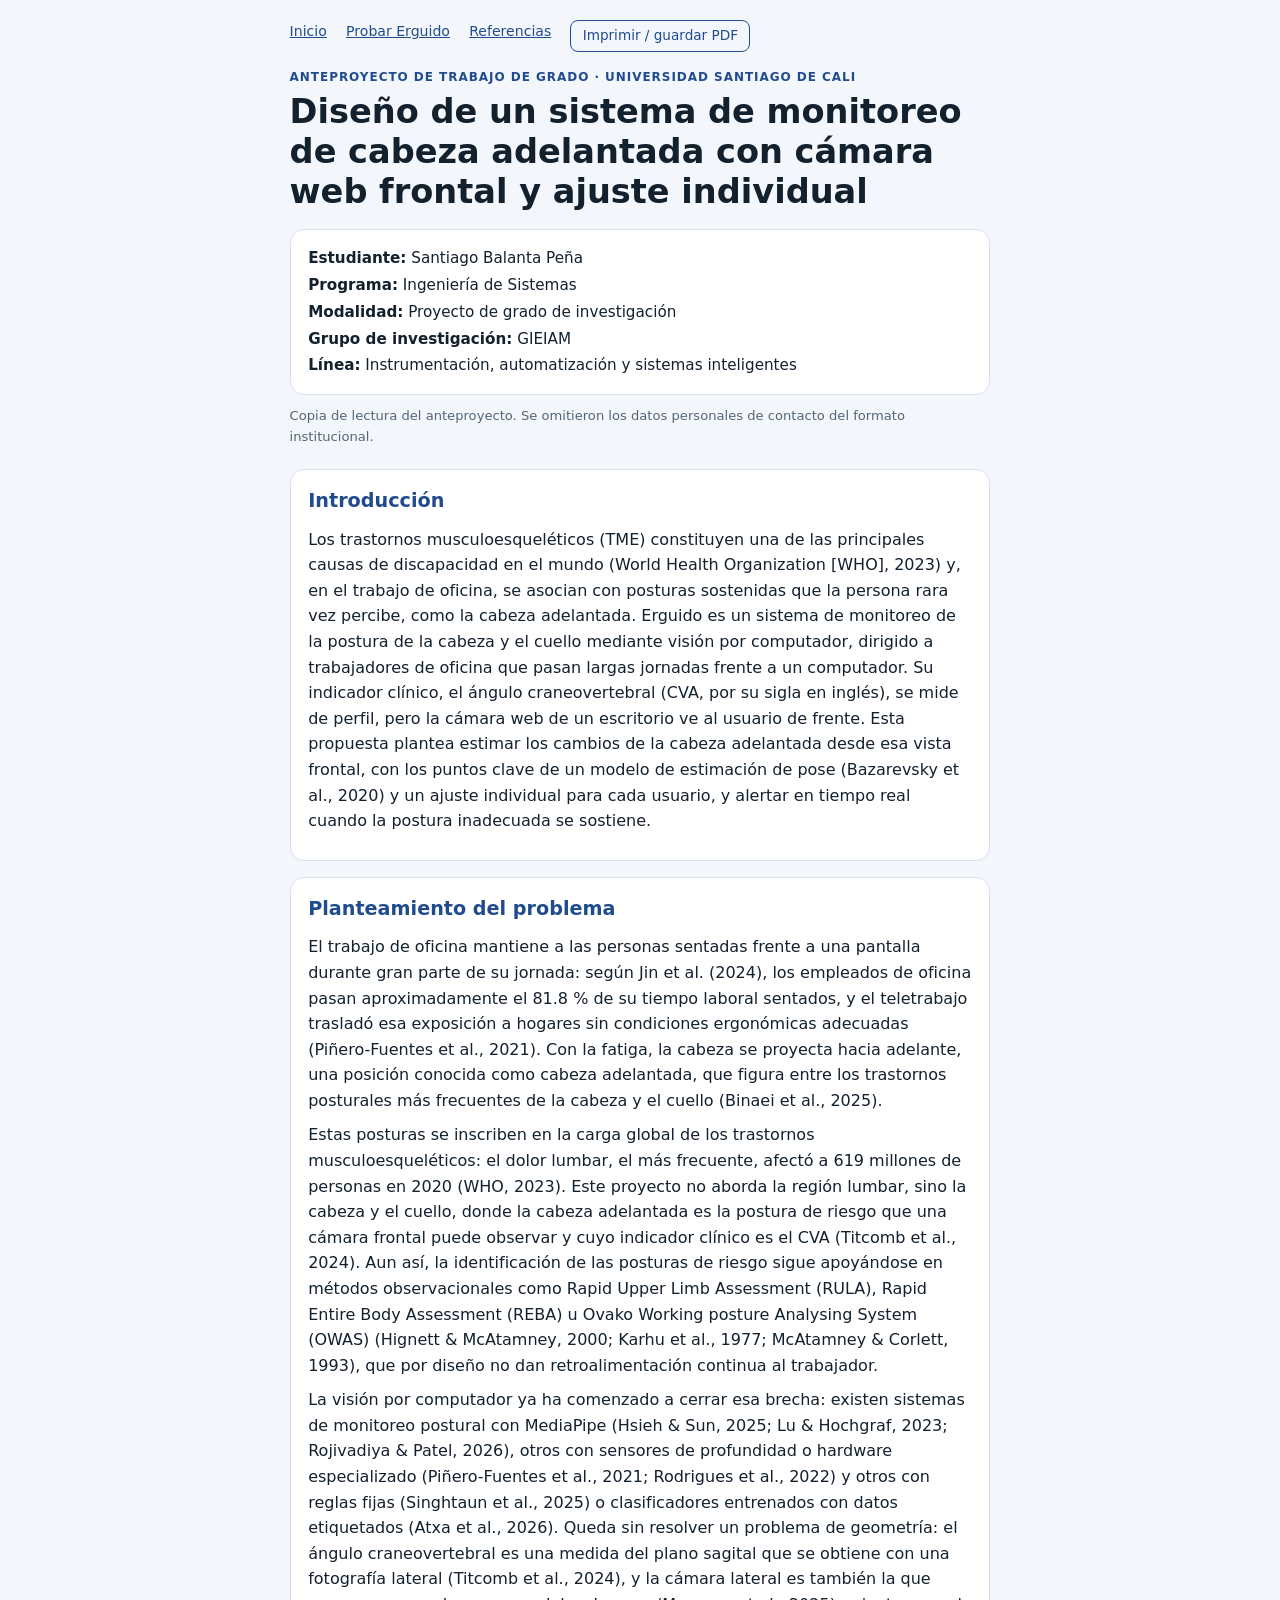
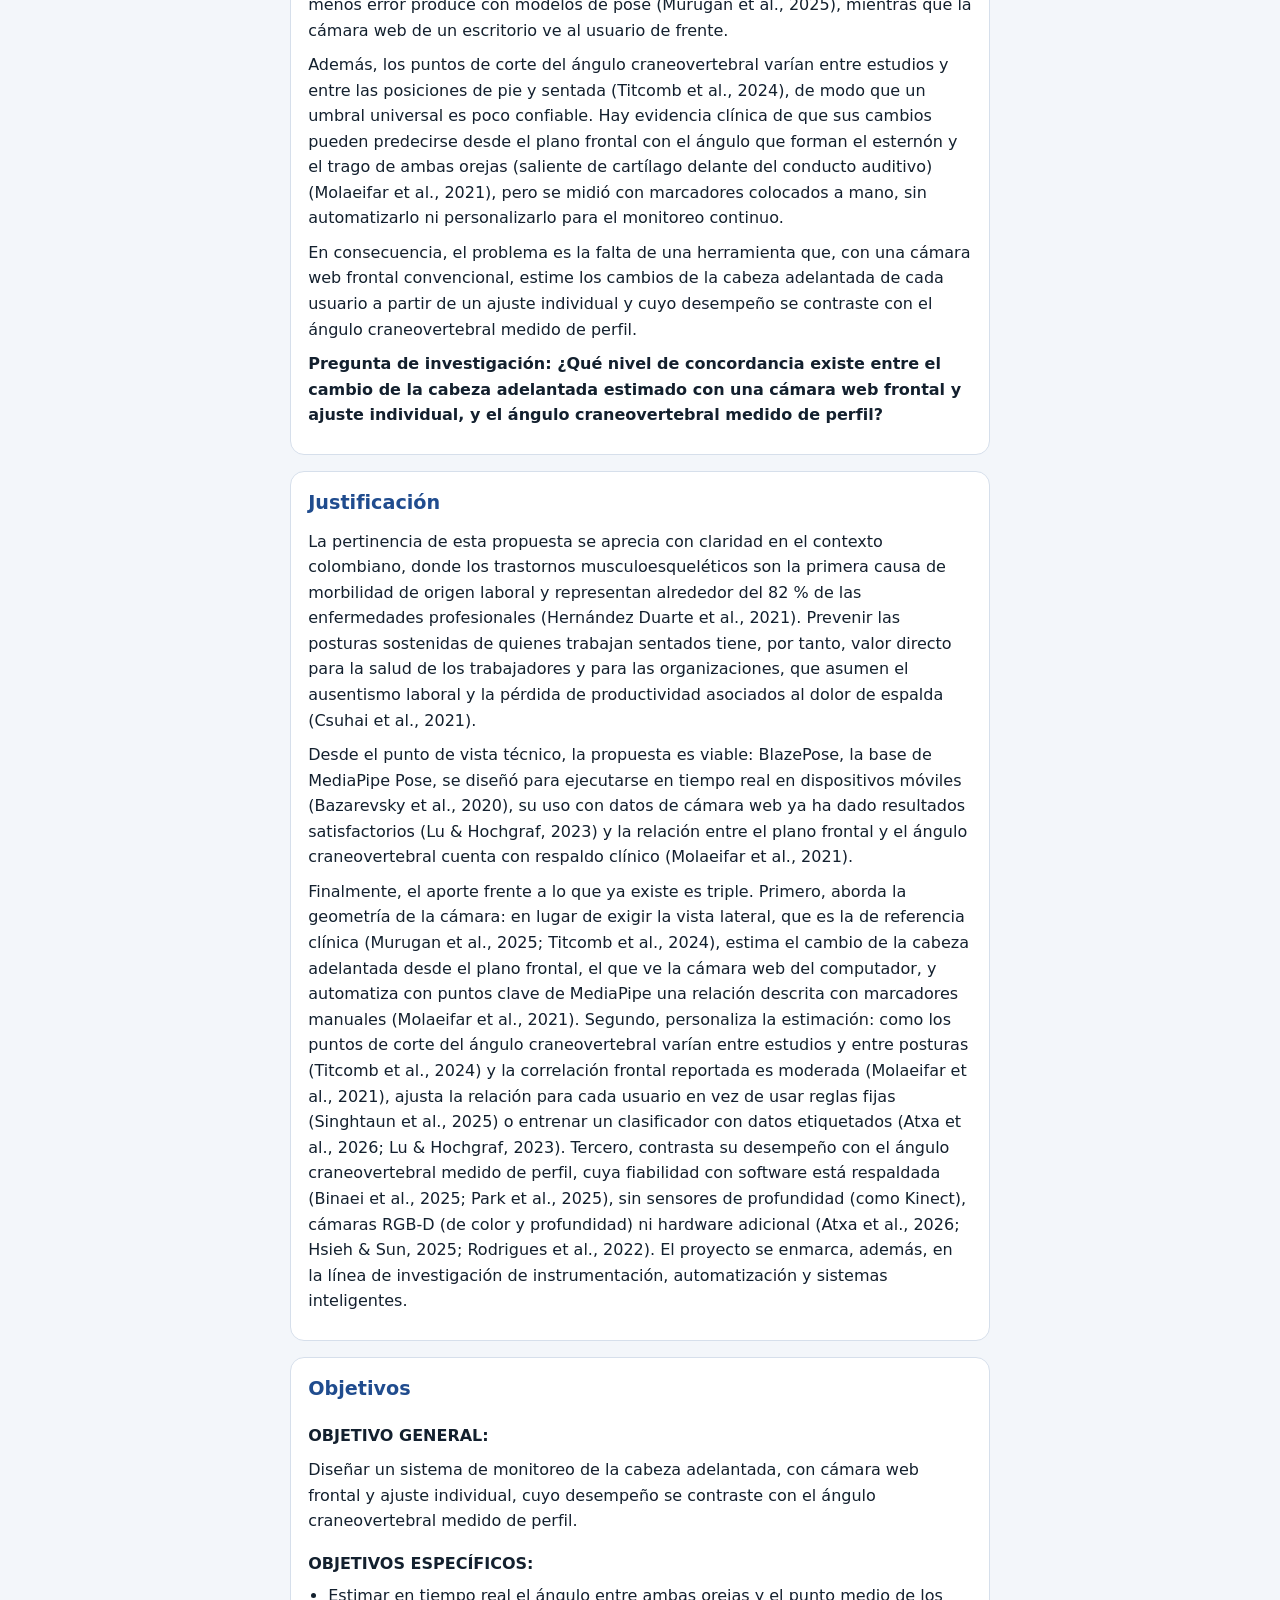
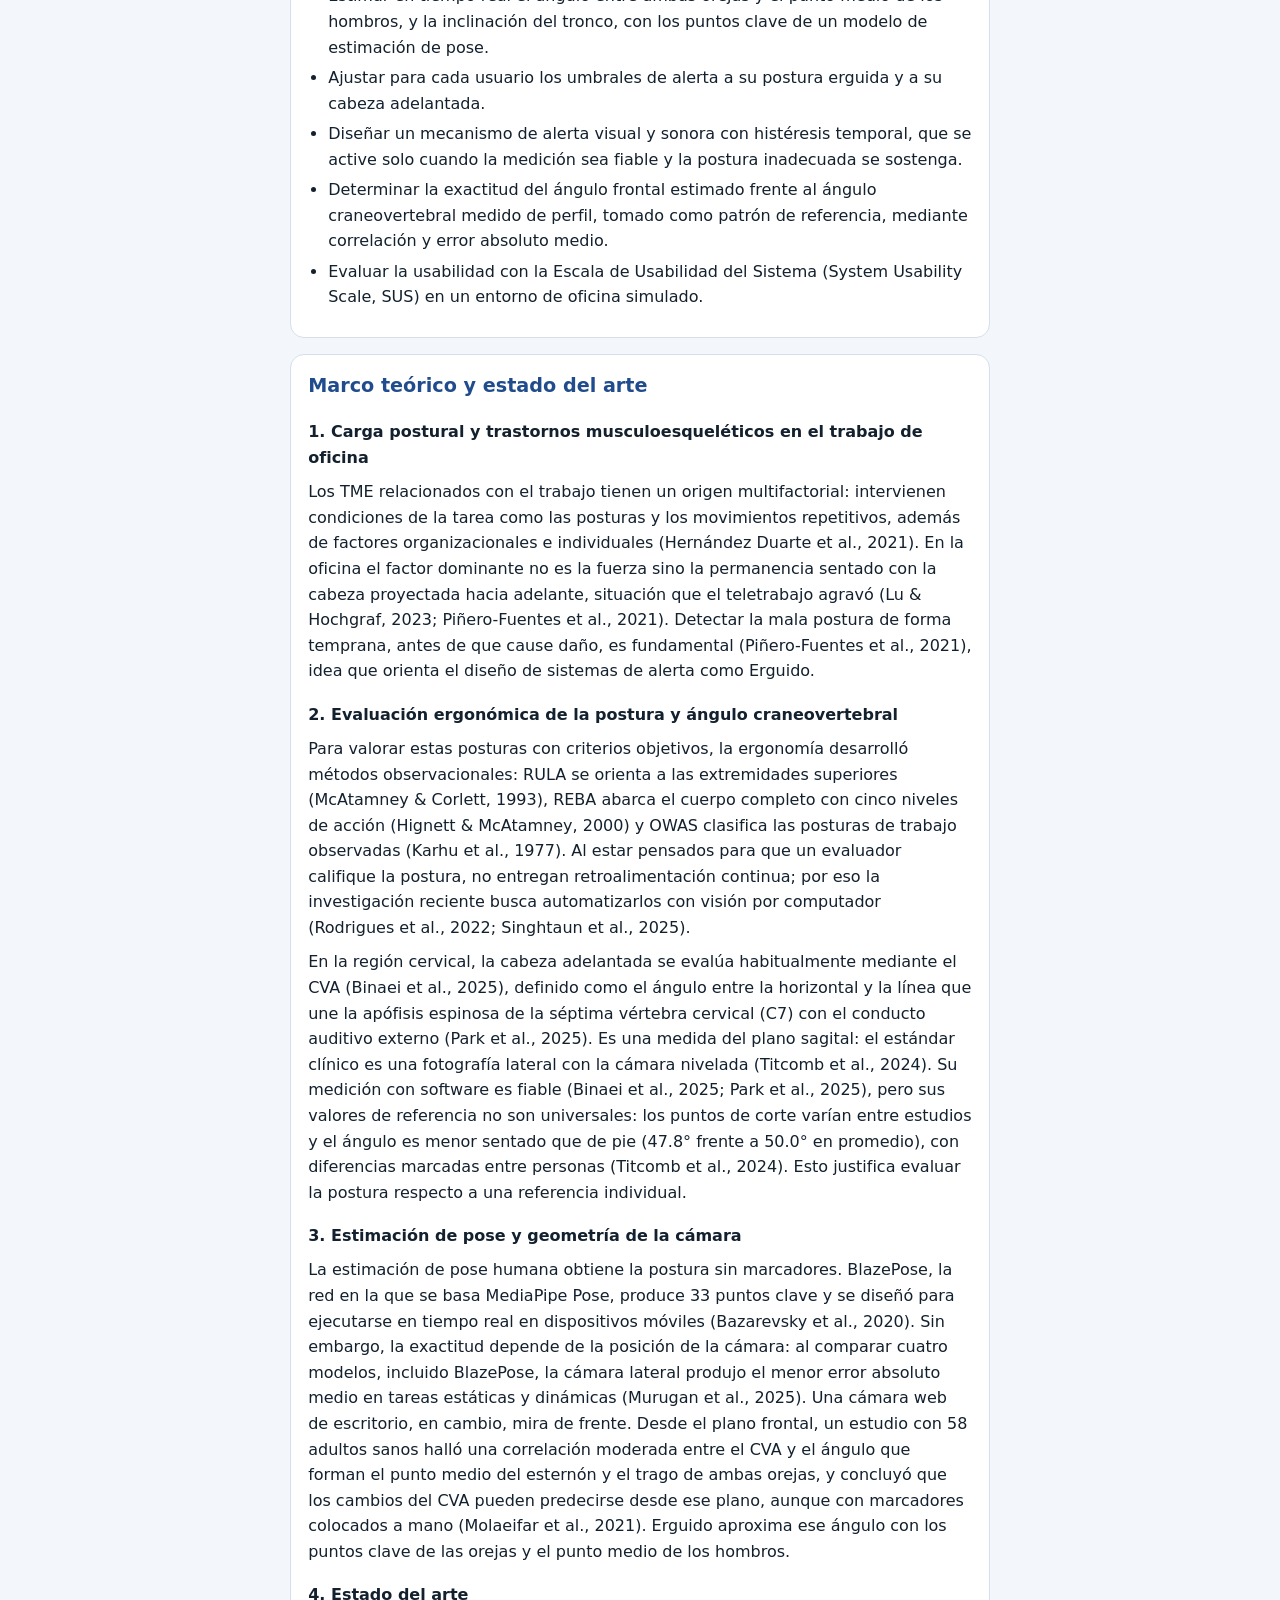
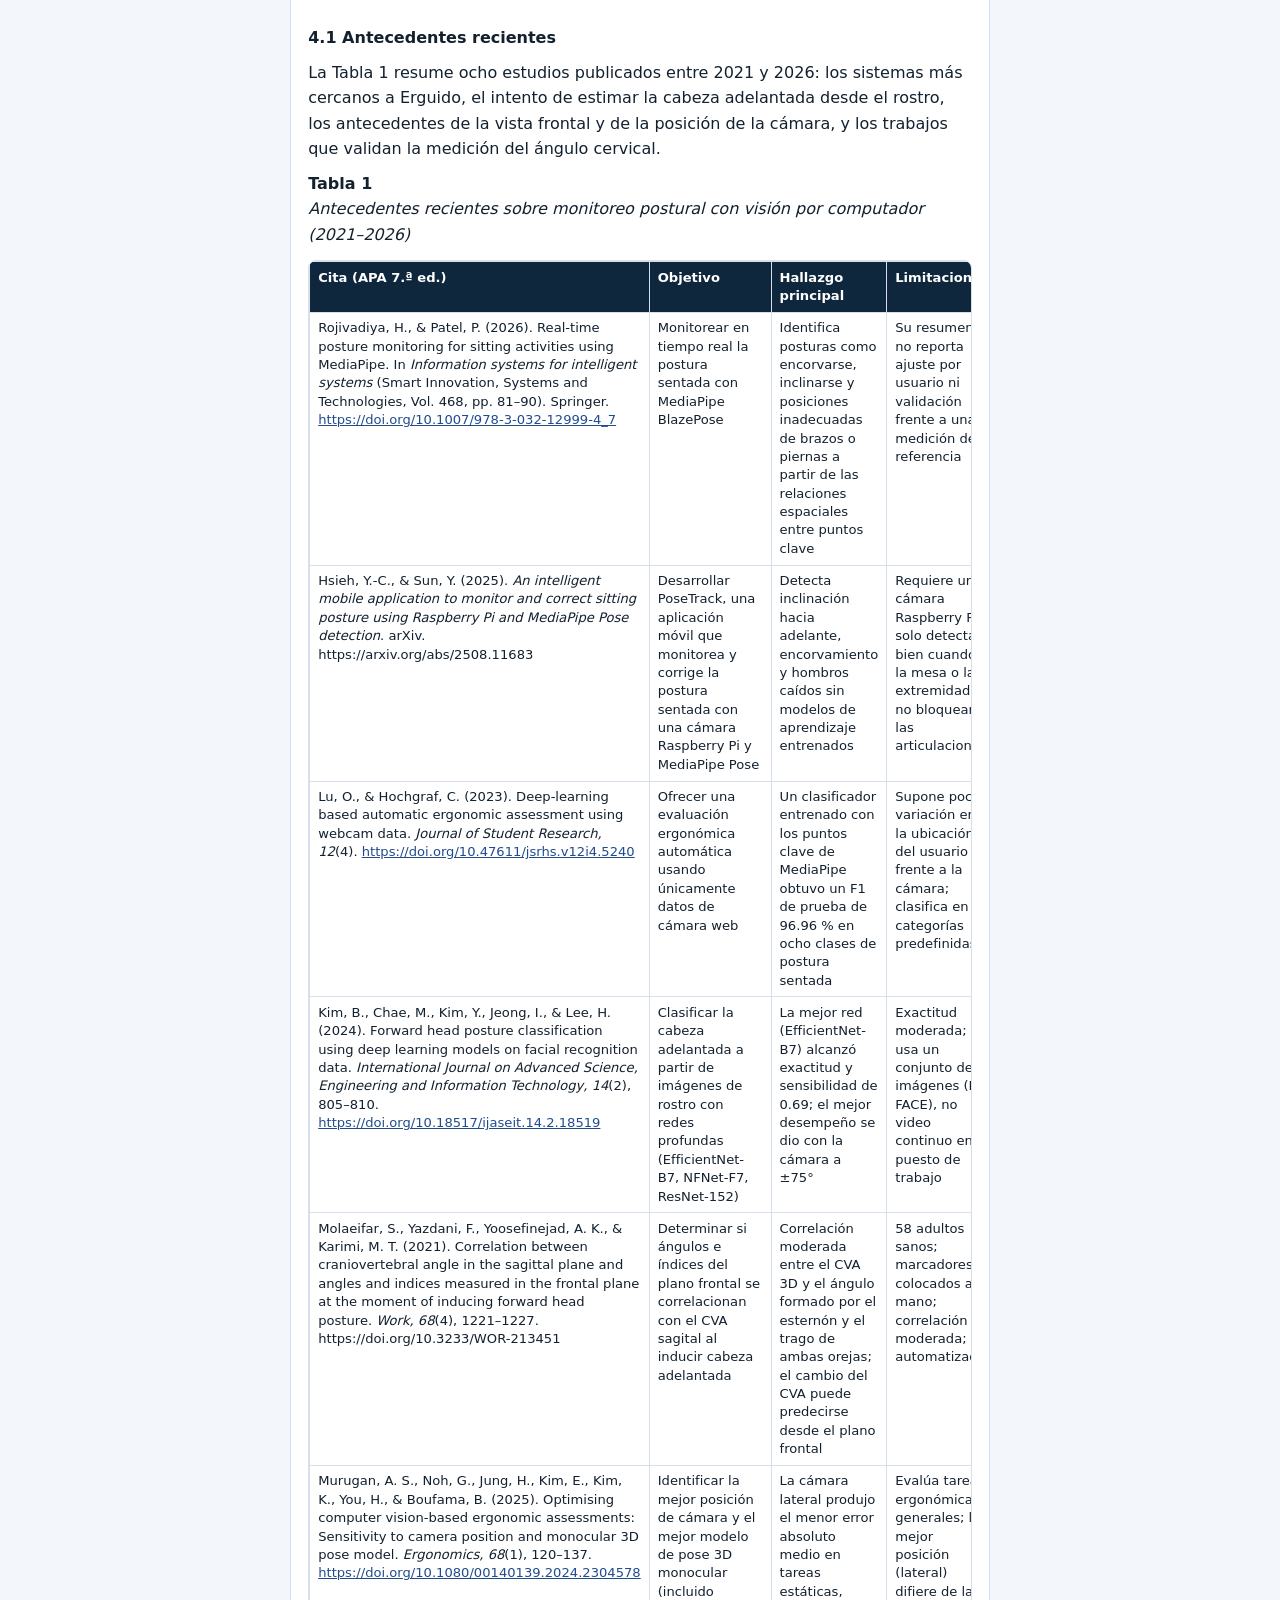
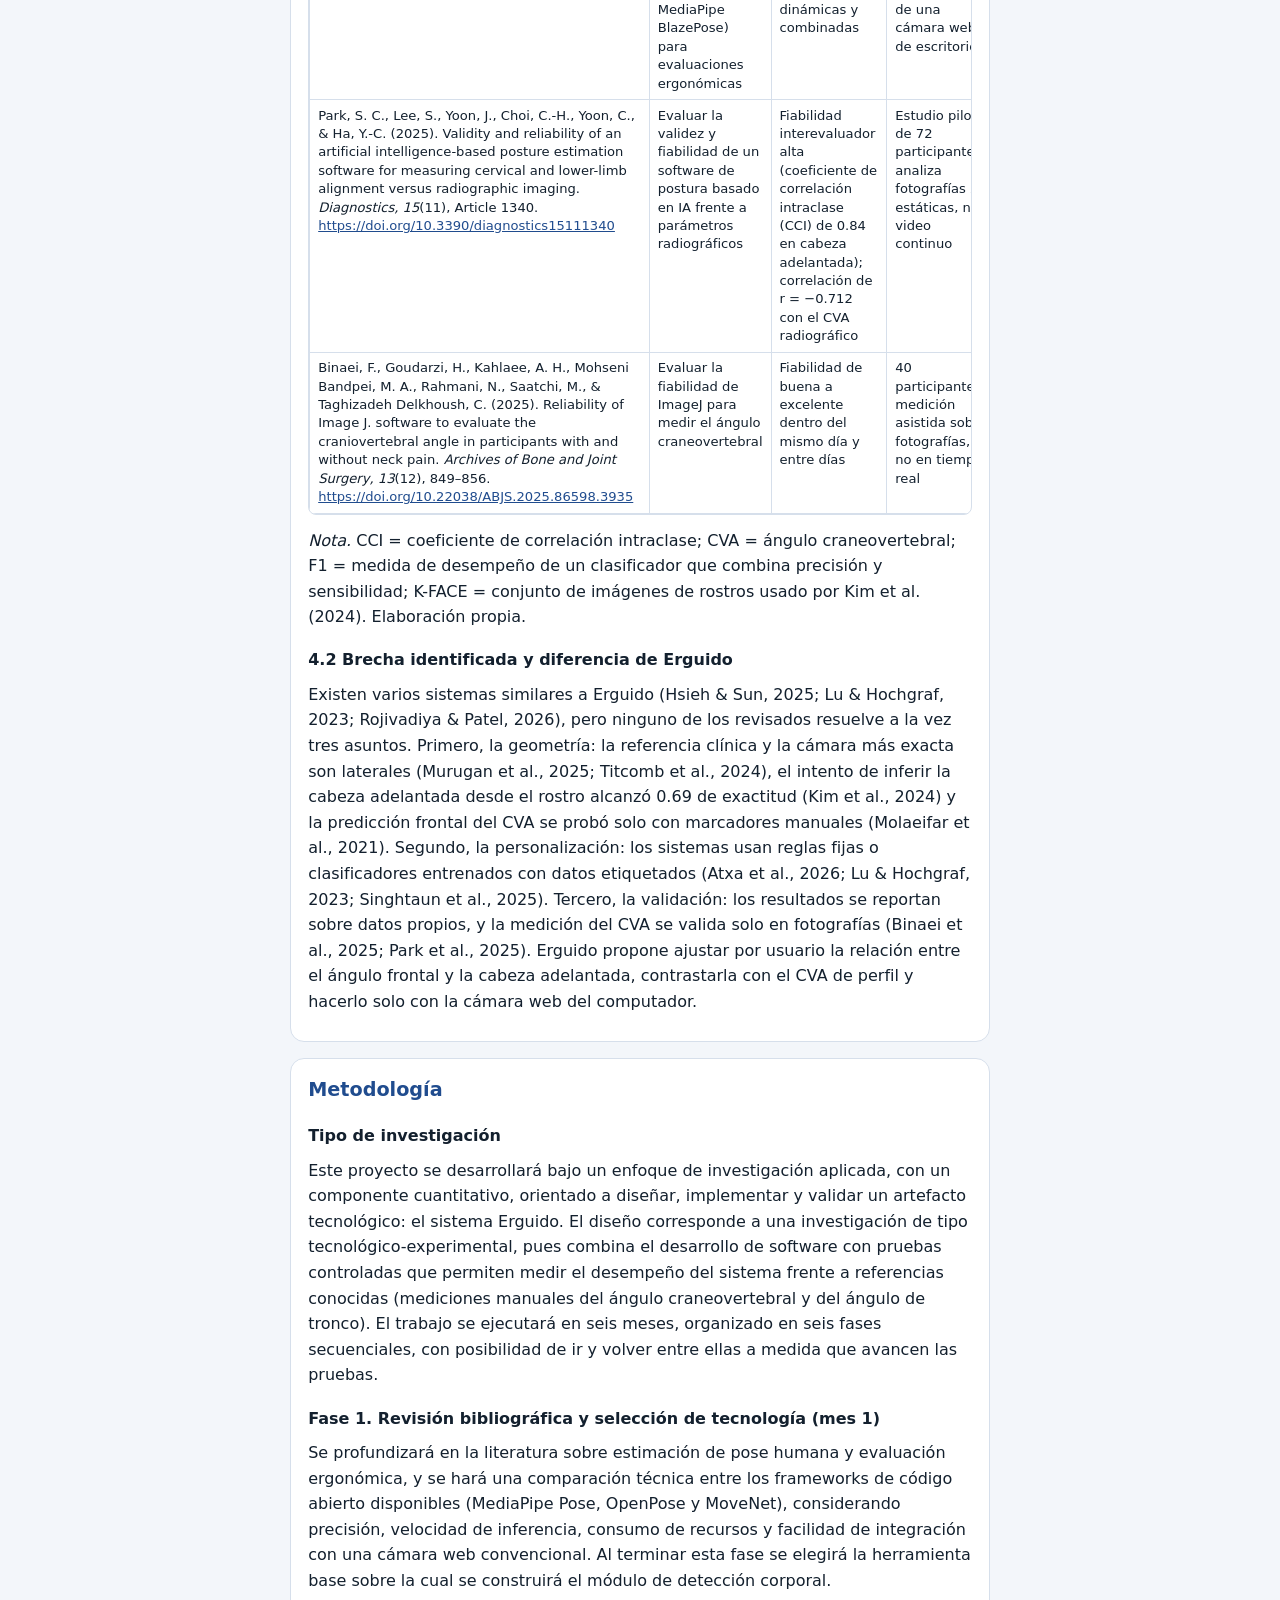
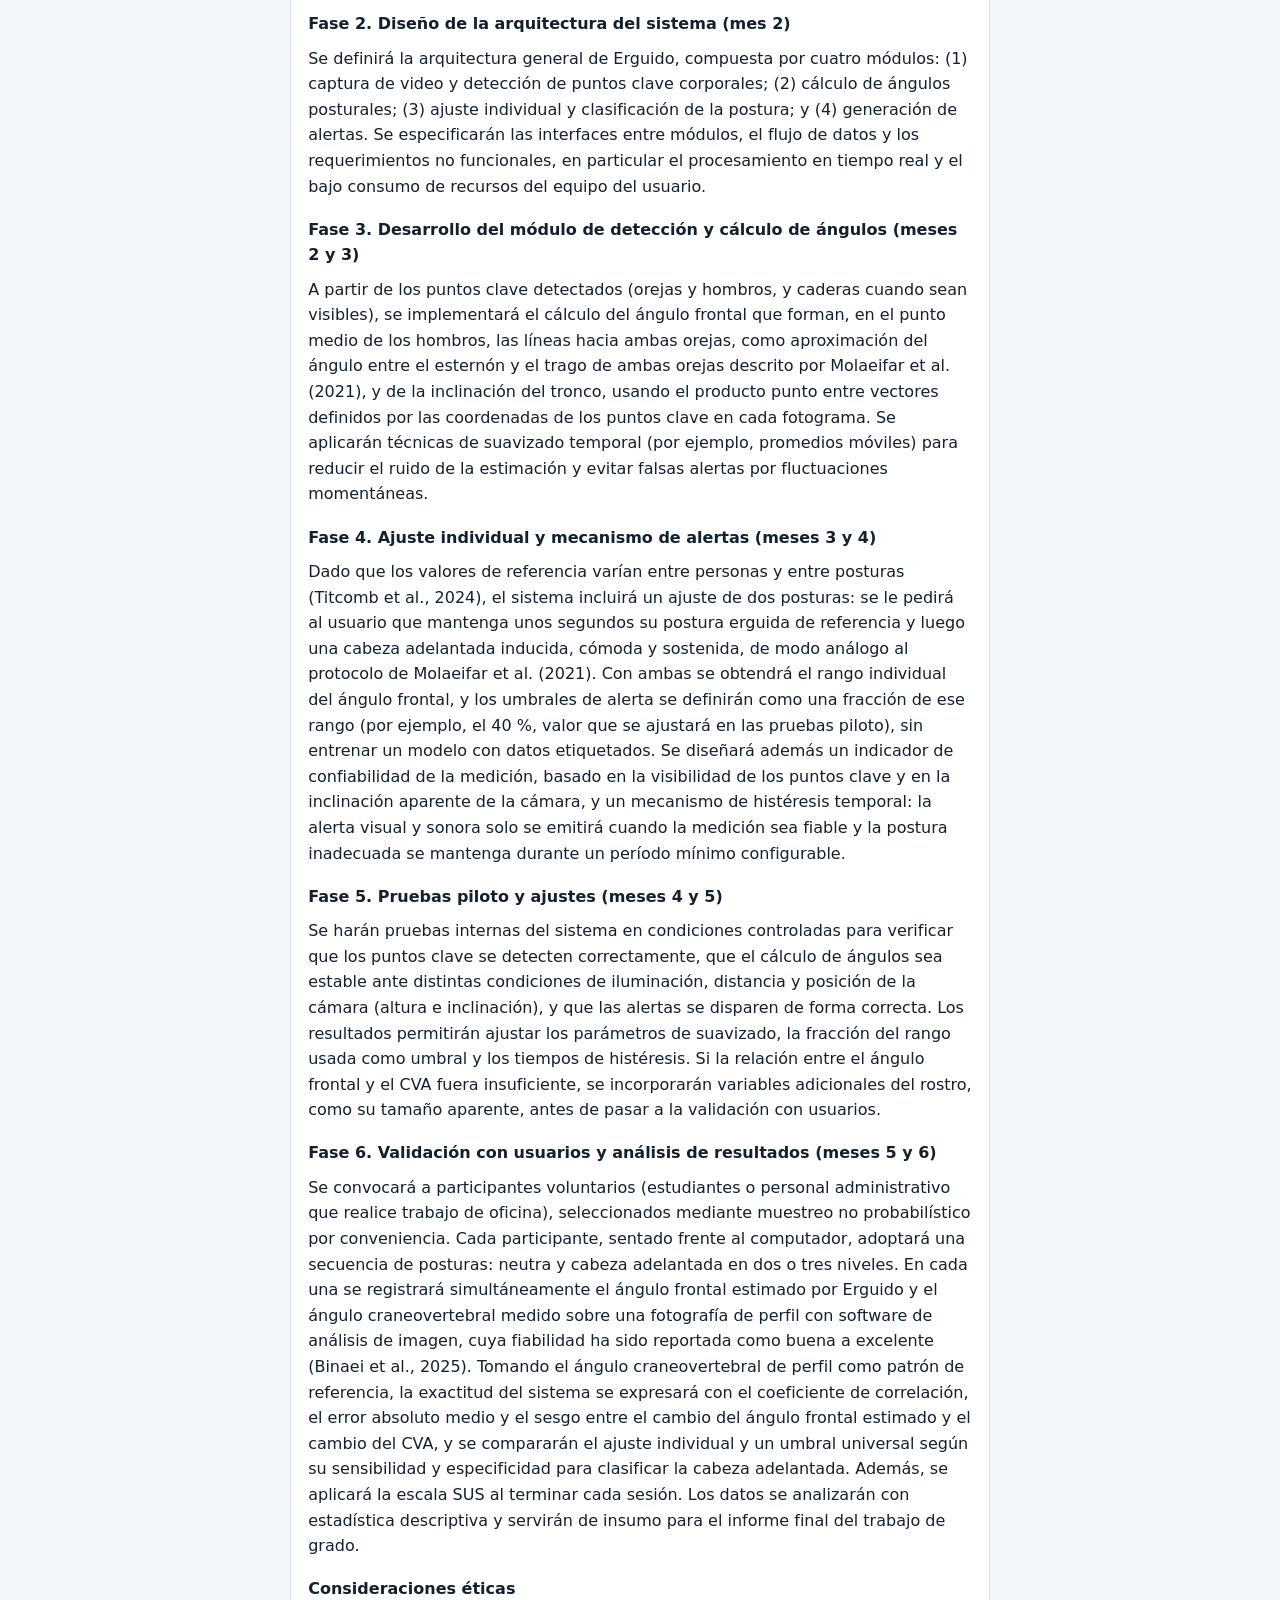
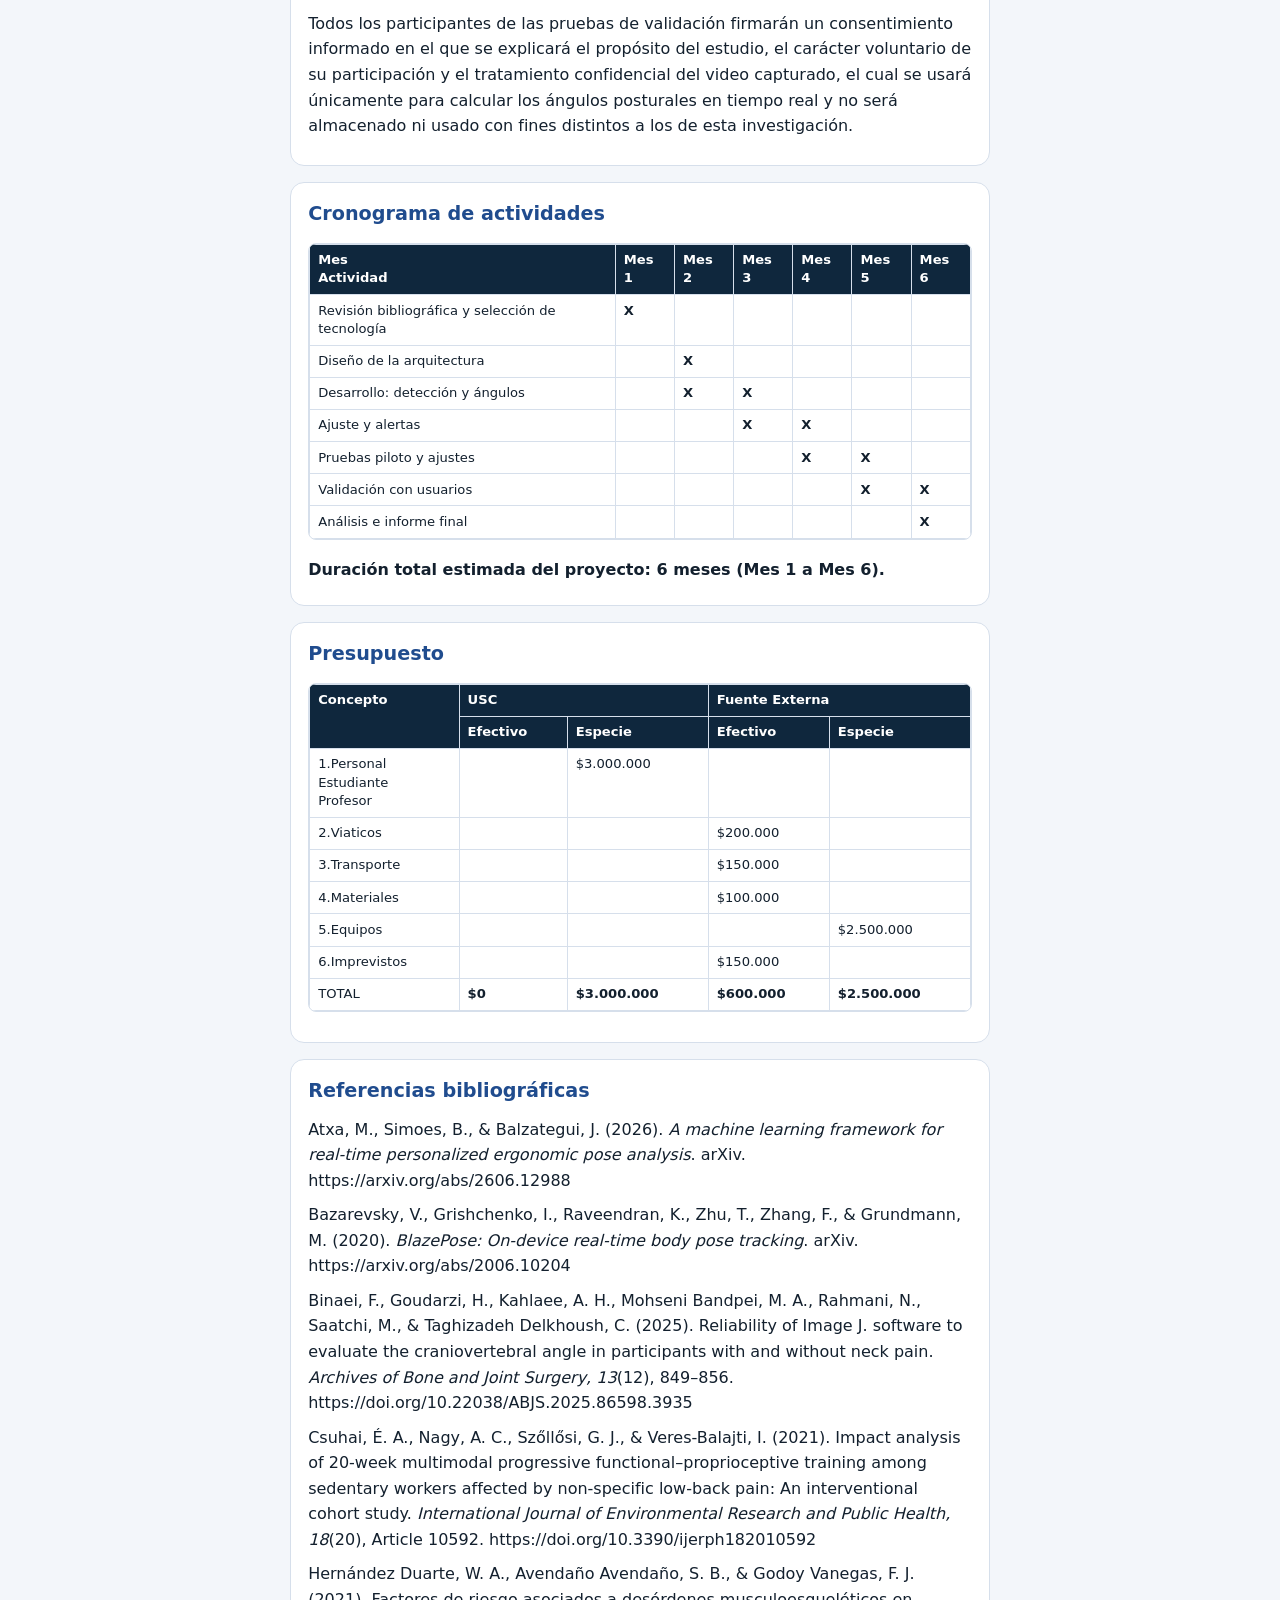
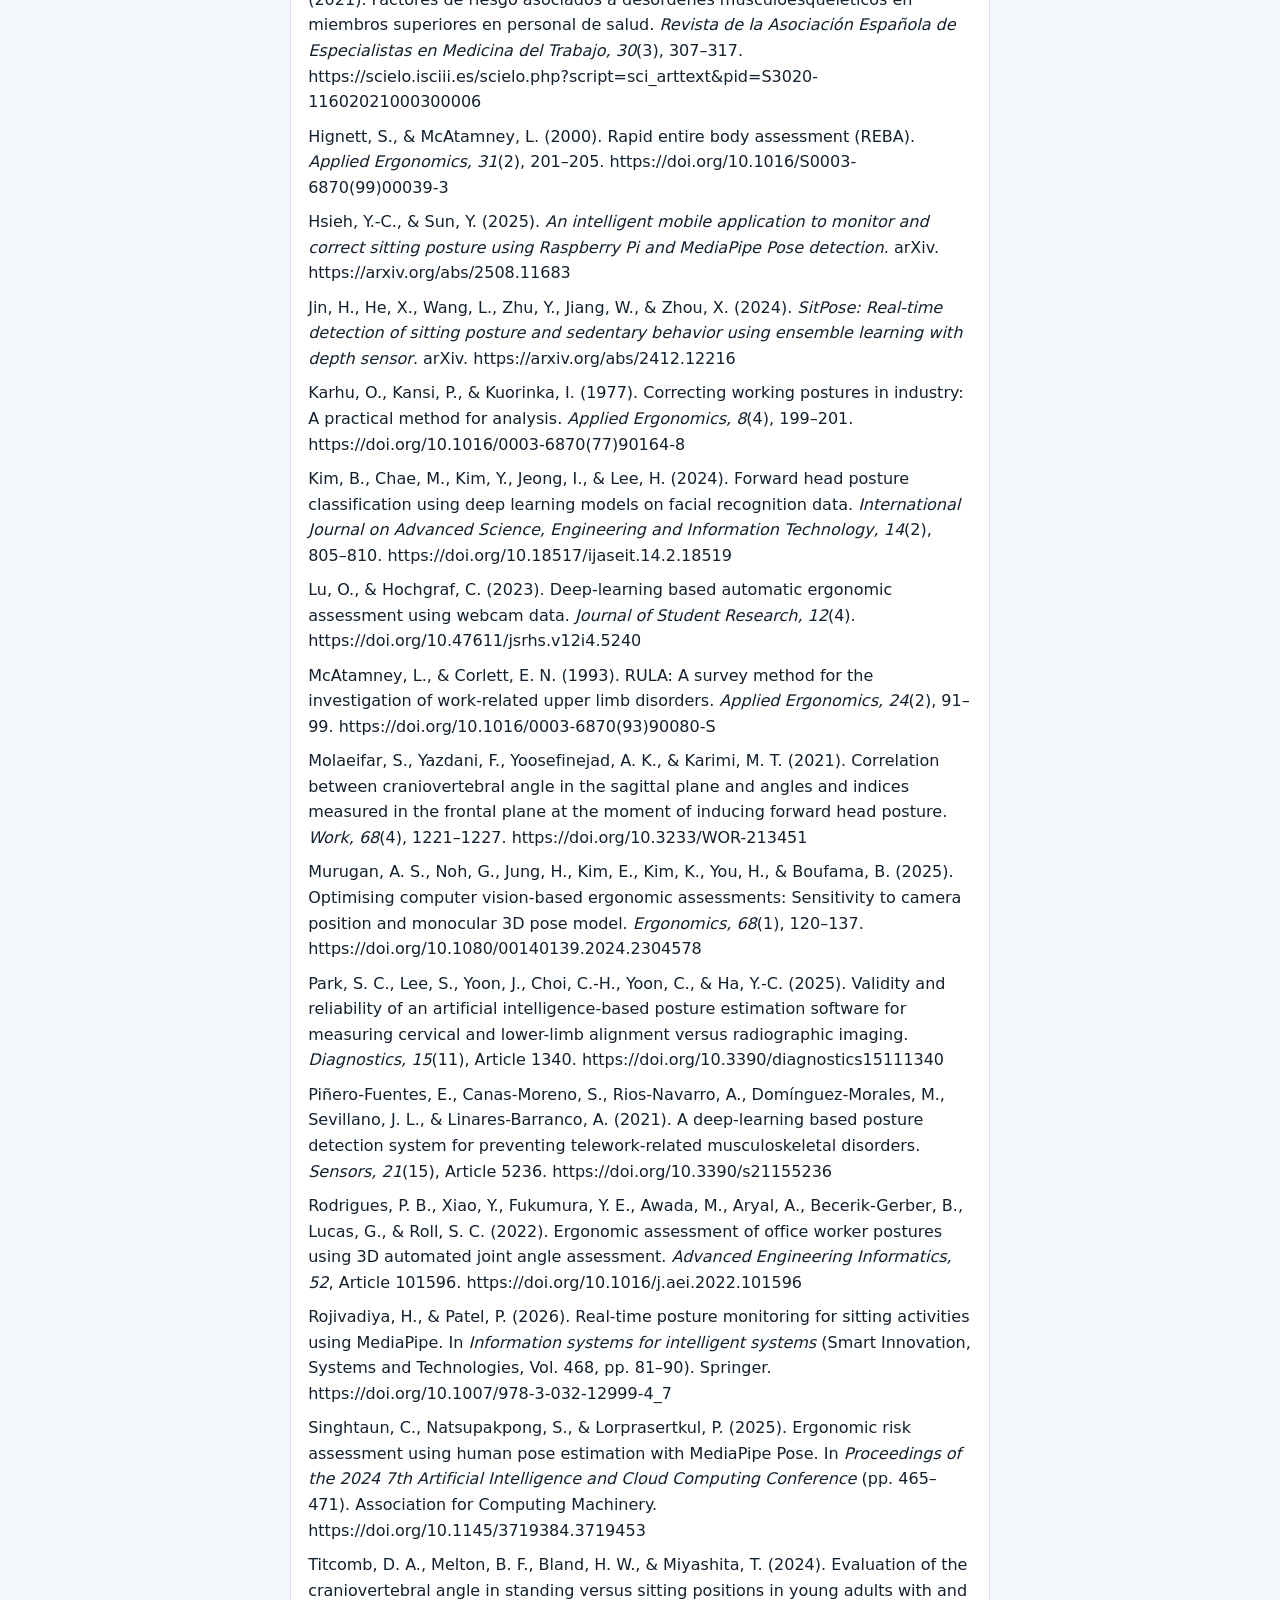
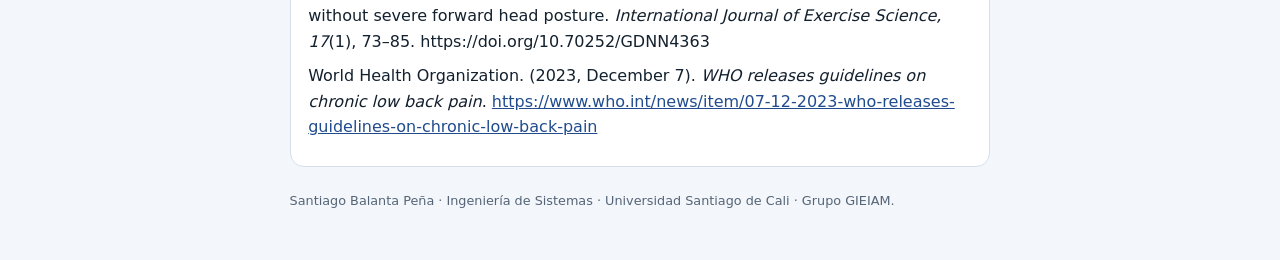
<file: anteproyecto.html>
<!DOCTYPE html>
<html lang="es">
<head>
<meta charset="utf-8">
<meta name="viewport" content="width=device-width,initial-scale=1">
<meta name="robots" content="noindex,nofollow">
<title>Erguido · Anteproyecto de trabajo de grado</title>
<meta name="theme-color" content="#0F273D">
<link rel="icon" href="icon-192.png">
<style>
:root{--bg:#F3F6FA;--sf:#fff;--ink:#13202E;--mu:#556577;--ac:#204C8E;--ru:#D6DFEB;--navy:#0F273D;--ui:system-ui,-apple-system,"Segoe UI",Roboto,"Helvetica Neue",Arial,sans-serif;color-scheme:light}
@media (prefers-color-scheme:dark){:root{--bg:#0D1823;--sf:#132130;--ink:#E7EEF6;--mu:#9AAABB;--ac:#8DB1E8;--ru:#25394C;color-scheme:dark}}
*{box-sizing:border-box}html{-webkit-text-size-adjust:100%}
body{margin:0;background:var(--bg);color:var(--ink);font:1rem/1.6 var(--ui)}
.wrap{max-width:46rem;margin:0 auto;padding:max(1.25rem,env(safe-area-inset-top)) 1.1rem 3rem}
nav{display:flex;flex-wrap:wrap;gap:.4rem 1.2rem;font-size:.88rem;margin-bottom:1rem}a{color:var(--ac)}
.eyebrow{margin:0;font-size:.75rem;font-weight:600;letter-spacing:.08em;text-transform:uppercase;color:var(--ac)}
h1{margin:.3rem 0 .6rem;font-size:clamp(1.5rem,5.5vw,2.1rem);line-height:1.2}
.meta{background:var(--sf);border:1px solid var(--ru);border-radius:14px;padding:.9rem 1.1rem;margin:1rem 0 .6rem}
.meta p{margin:.15rem 0;font-size:.95rem}.meta b{font-weight:650}
.note{font-size:.82rem;color:var(--mu);margin:.4rem 0 1.4rem}
section{background:var(--sf);border:1px solid var(--ru);border-radius:14px;padding:1rem 1.1rem 1.1rem;margin:0 0 1rem}
h2{margin:0 0 .6rem;font-size:1.2rem;color:var(--ac)}h3{margin:1.1rem 0 .3rem;font-size:1rem}
p{margin:.55rem 0;text-align:left;hyphens:auto}ul{margin:.4rem 0 .6rem;padding-left:1.25rem}li{margin:.3rem 0}
.tw{overflow-x:auto;margin:.8rem 0;border:1px solid var(--ru);border-radius:8px}
table{border-collapse:collapse;width:100%;font-size:.82rem;line-height:1.4}
th,td{border:1px solid var(--ru);padding:.4rem .5rem;vertical-align:top;text-align:left}
th{background:var(--navy);color:#fff;font-weight:600}td.x{text-align:center;color:var(--ac);font-size:1.1rem}
footer{font-size:.8rem;color:var(--mu);margin-top:1.5rem}
button{font:inherit;font-size:.85rem;color:var(--ac);background:none;border:1px solid var(--ac);border-radius:8px;padding:.25rem .7rem;cursor:pointer}
@media print{body{background:#fff;color:#000}nav,button,.note{display:none}section,.meta{border:0;padding:0}th{background:#ddd;color:#000}.tw{overflow:visible}}
</style>
</head>
<body>
<main class="wrap">
<nav><a href="./">Inicio</a><a href="./#probar">Probar Erguido</a><a href="referencias.html">Referencias</a><button type="button" onclick="window.print()">Imprimir / guardar PDF</button></nav>
<p class="eyebrow">Anteproyecto de trabajo de grado · Universidad Santiago de Cali</p>
<h1>Diseño de un sistema de monitoreo de cabeza adelantada con cámara web frontal y ajuste individual</h1>
<div class="meta"><p><b>Estudiante:</b> Santiago Balanta Peña</p><p><b>Programa:</b> Ingeniería de Sistemas</p><p><b>Modalidad:</b> Proyecto de grado de investigación</p><p><b>Grupo de investigación:</b> GIEIAM</p><p><b>Línea:</b> Instrumentación, automatización y sistemas inteligentes</p></div>
<p class="note">Copia de lectura del anteproyecto. Se omitieron los datos personales de contacto del formato institucional.</p>
<section>
<h2>Introducción</h2>
<p>Los trastornos musculoesqueléticos (TME) constituyen una de las principales causas de discapacidad en el mundo (World Health Organization [WHO], 2023) y, en el trabajo de oficina, se asocian con posturas sostenidas que la persona rara vez percibe, como la cabeza adelantada. Erguido es un sistema de monitoreo de la postura de la cabeza y el cuello mediante visión por computador, dirigido a trabajadores de oficina que pasan largas jornadas frente a un computador. Su indicador clínico, el ángulo craneovertebral (CVA, por su sigla en inglés), se mide de perfil, pero la cámara web de un escritorio ve al usuario de frente. Esta propuesta plantea estimar los cambios de la cabeza adelantada desde esa vista frontal, con los puntos clave de un modelo de estimación de pose (Bazarevsky et al., 2020) y un ajuste individual para cada usuario, y alertar en tiempo real cuando la postura inadecuada se sostiene.</p>
</section>
<section>
<h2>Planteamiento del problema</h2>
<p>El trabajo de oficina mantiene a las personas sentadas frente a una pantalla durante gran parte de su jornada: según Jin et al. (2024), los empleados de oficina pasan aproximadamente el 81.8 % de su tiempo laboral sentados, y el teletrabajo trasladó esa exposición a hogares sin condiciones ergonómicas adecuadas (Piñero-Fuentes et al., 2021). Con la fatiga, la cabeza se proyecta hacia adelante, una posición conocida como cabeza adelantada, que figura entre los trastornos posturales más frecuentes de la cabeza y el cuello (Binaei et al., 2025).</p>
<p>Estas posturas se inscriben en la carga global de los trastornos musculoesqueléticos: el dolor lumbar, el más frecuente, afectó a 619 millones de personas en 2020 (WHO, 2023). Este proyecto no aborda la región lumbar, sino la cabeza y el cuello, donde la cabeza adelantada es la postura de riesgo que una cámara frontal puede observar y cuyo indicador clínico es el CVA (Titcomb et al., 2024). Aun así, la identificación de las posturas de riesgo sigue apoyándose en métodos observacionales como Rapid Upper Limb Assessment (RULA), Rapid Entire Body Assessment (REBA) u Ovako Working posture Analysing System (OWAS) (Hignett &amp; McAtamney, 2000; Karhu et al., 1977; McAtamney &amp; Corlett, 1993), que por diseño no dan retroalimentación continua al trabajador.</p>
<p>La visión por computador ya ha comenzado a cerrar esa brecha: existen sistemas de monitoreo postural con MediaPipe (Hsieh &amp; Sun, 2025; Lu &amp; Hochgraf, 2023; Rojivadiya &amp; Patel, 2026), otros con sensores de profundidad o hardware especializado (Piñero-Fuentes et al., 2021; Rodrigues et al., 2022) y otros con reglas fijas (Singhtaun et al., 2025) o clasificadores entrenados con datos etiquetados (Atxa et al., 2026). Queda sin resolver un problema de geometría: el ángulo craneovertebral es una medida del plano sagital que se obtiene con una fotografía lateral (Titcomb et al., 2024), y la cámara lateral es también la que menos error produce con modelos de pose (Murugan et al., 2025), mientras que la cámara web de un escritorio ve al usuario de frente.</p>
<p>Además, los puntos de corte del ángulo craneovertebral varían entre estudios y entre las posiciones de pie y sentada (Titcomb et al., 2024), de modo que un umbral universal es poco confiable. Hay evidencia clínica de que sus cambios pueden predecirse desde el plano frontal con el ángulo que forman el esternón y el trago de ambas orejas (saliente de cartílago delante del conducto auditivo) (Molaeifar et al., 2021), pero se midió con marcadores colocados a mano, sin automatizarlo ni personalizarlo para el monitoreo continuo.</p>
<p>En consecuencia, el problema es la falta de una herramienta que, con una cámara web frontal convencional, estime los cambios de la cabeza adelantada de cada usuario a partir de un ajuste individual y cuyo desempeño se contraste con el ángulo craneovertebral medido de perfil.</p>
<p><strong>Pregunta de investigación: </strong><strong>¿Qué nivel de concordancia existe entre el cambio de la cabeza adelantada estimado con una cámara web frontal y ajuste individual, y el ángulo craneovertebral medido de perfil?</strong></p>
</section>
<section>
<h2>Justificación</h2>
<p>La pertinencia de esta propuesta se aprecia con claridad en el contexto colombiano, donde los trastornos musculoesqueléticos son la primera causa de morbilidad de origen laboral y representan alrededor del 82 % de las enfermedades profesionales (Hernández Duarte et al., 2021). Prevenir las posturas sostenidas de quienes trabajan sentados tiene, por tanto, valor directo para la salud de los trabajadores y para las organizaciones, que asumen el ausentismo laboral y la pérdida de productividad asociados al dolor de espalda (Csuhai et al., 2021).</p>
<p>Desde el punto de vista técnico, la propuesta es viable: BlazePose, la base de MediaPipe Pose, se diseñó para ejecutarse en tiempo real en dispositivos móviles (Bazarevsky et al., 2020), su uso con datos de cámara web ya ha dado resultados satisfactorios (Lu &amp; Hochgraf, 2023) y la relación entre el plano frontal y el ángulo craneovertebral cuenta con respaldo clínico (Molaeifar et al., 2021).</p>
<p>Finalmente, el aporte frente a lo que ya existe es triple. Primero, aborda la geometría de la cámara: en lugar de exigir la vista lateral, que es la de referencia clínica (Murugan et al., 2025; Titcomb et al., 2024), estima el cambio de la cabeza adelantada desde el plano frontal, el que ve la cámara web del computador, y automatiza con puntos clave de MediaPipe una relación descrita con marcadores manuales (Molaeifar et al., 2021). Segundo, personaliza la estimación: como los puntos de corte del ángulo craneovertebral varían entre estudios y entre posturas (Titcomb et al., 2024) y la correlación frontal reportada es moderada (Molaeifar et al., 2021), ajusta la relación para cada usuario en vez de usar reglas fijas (Singhtaun et al., 2025) o entrenar un clasificador con datos etiquetados (Atxa et al., 2026; Lu &amp; Hochgraf, 2023). Tercero, contrasta su desempeño con el ángulo craneovertebral medido de perfil, cuya fiabilidad con software está respaldada (Binaei et al., 2025; Park et al., 2025), sin sensores de profundidad (como Kinect), cámaras RGB-D (de color y profundidad) ni hardware adicional (Atxa et al., 2026; Hsieh &amp; Sun, 2025; Rodrigues et al., 2022). El proyecto se enmarca, además, en la línea de investigación de instrumentación, automatización y sistemas inteligentes.</p>
</section>
<section>
<h2>Objetivos</h2>
<h3><strong>OBJETIVO GENERAL:</strong></h3>
<p>Diseñar un sistema de monitoreo de la cabeza adelantada, con cámara web frontal y ajuste individual, cuyo desempeño se contraste con el ángulo craneovertebral medido de perfil.</p>
<h3><strong>OBJETIVOS ESPECÍFICOS:</strong></h3>
<ul><li>Estimar en tiempo real el ángulo entre ambas orejas y el punto medio de los hombros, y la inclinación del tronco, con los puntos clave de un modelo de estimación de pose.</li><li>Ajustar para cada usuario los umbrales de alerta a su postura erguida y a su cabeza adelantada.</li><li>Diseñar un mecanismo de alerta visual y sonora con histéresis temporal, que se active solo cuando la medición sea fiable y la postura inadecuada se sostenga.</li><li>Determinar la exactitud del ángulo frontal estimado frente al ángulo craneovertebral medido de perfil, tomado como patrón de referencia, mediante correlación y error absoluto medio.</li><li>Evaluar la usabilidad con la Escala de Usabilidad del Sistema (System Usability Scale, SUS) en un entorno de oficina simulado.</li></ul>
</section>
<section>
<h2>Marco teórico y estado del arte</h2>
<h3><strong>1. Carga postural y trastornos musculoesqueléticos en el trabajo de oficina</strong></h3>
<p>Los TME relacionados con el trabajo tienen un origen multifactorial: intervienen condiciones de la tarea como las posturas y los movimientos repetitivos, además de factores organizacionales e individuales (Hernández Duarte et al., 2021). En la oficina el factor dominante no es la fuerza sino la permanencia sentado con la cabeza proyectada hacia adelante, situación que el teletrabajo agravó (Lu &amp; Hochgraf, 2023; Piñero-Fuentes et al., 2021). Detectar la mala postura de forma temprana, antes de que cause daño, es fundamental (Piñero-Fuentes et al., 2021), idea que orienta el diseño de sistemas de alerta como Erguido.</p>
<h3><strong>2. Evaluación ergonómica de la postura y ángulo craneovertebral</strong></h3>
<p>Para valorar estas posturas con criterios objetivos, la ergonomía desarrolló métodos observacionales: RULA se orienta a las extremidades superiores (McAtamney &amp; Corlett, 1993), REBA abarca el cuerpo completo con cinco niveles de acción (Hignett &amp; McAtamney, 2000) y OWAS clasifica las posturas de trabajo observadas (Karhu et al., 1977). Al estar pensados para que un evaluador califique la postura, no entregan retroalimentación continua; por eso la investigación reciente busca automatizarlos con visión por computador (Rodrigues et al., 2022; Singhtaun et al., 2025).</p>
<p>En la región cervical, la cabeza adelantada se evalúa habitualmente mediante el CVA (Binaei et al., 2025), definido como el ángulo entre la horizontal y la línea que une la apófisis espinosa de la séptima vértebra cervical (C7) con el conducto auditivo externo (Park et al., 2025). Es una medida del plano sagital: el estándar clínico es una fotografía lateral con la cámara nivelada (Titcomb et al., 2024). Su medición con software es fiable (Binaei et al., 2025; Park et al., 2025), pero sus valores de referencia no son universales: los puntos de corte varían entre estudios y el ángulo es menor sentado que de pie (47.8° frente a 50.0° en promedio), con diferencias marcadas entre personas (Titcomb et al., 2024). Esto justifica evaluar la postura respecto a una referencia individual.</p>
<h3><strong>3. Estimación de pose y geometría de la cámara</strong></h3>
<p>La estimación de pose humana obtiene la postura sin marcadores. BlazePose, la red en la que se basa MediaPipe Pose, produce 33 puntos clave y se diseñó para ejecutarse en tiempo real en dispositivos móviles (Bazarevsky et al., 2020). Sin embargo, la exactitud depende de la posición de la cámara: al comparar cuatro modelos, incluido BlazePose, la cámara lateral produjo el menor error absoluto medio en tareas estáticas y dinámicas (Murugan et al., 2025). Una cámara web de escritorio, en cambio, mira de frente. Desde el plano frontal, un estudio con 58 adultos sanos halló una correlación moderada entre el CVA y el ángulo que forman el punto medio del esternón y el trago de ambas orejas, y concluyó que los cambios del CVA pueden predecirse desde ese plano, aunque con marcadores colocados a mano (Molaeifar et al., 2021). Erguido aproxima ese ángulo con los puntos clave de las orejas y el punto medio de los hombros.</p>
<h3><strong>4. Estado del arte</strong></h3>
<h3><strong>4.1 Antecedentes recientes</strong></h3>
<p>La Tabla 1 resume ocho estudios publicados entre 2021 y 2026: los sistemas más cercanos a Erguido, el intento de estimar la cabeza adelantada desde el rostro, los antecedentes de la vista frontal y de la posición de la cámara, y los trabajos que validan la medición del ángulo cervical.</p>
<p><strong>Tabla 1</strong><br><em>Antecedentes recientes sobre monitoreo postural con visión por computador (2021–2026)</em></p>
<div class="tw"><table><tr><th><strong>Cita (APA 7.ª ed.)</strong></th><th><strong>Objetivo</strong></th><th><strong>Hallazgo principal</strong></th><th><strong>Limitaciones</strong></th></tr><tr><td>Rojivadiya, H., &amp; Patel, P. (2026). Real-time posture monitoring for sitting activities using MediaPipe. In <em>Information systems for intelligent systems</em> (Smart Innovation, Systems and Technologies, Vol. 468, pp. 81–90). Springer. <a href="https://doi.org/10.1007/978-3-032-12999-4_7" rel="noopener">https://doi.org/10.1007/978-3-032-12999-4_7</a></td><td>Monitorear en tiempo real la postura sentada con MediaPipe BlazePose</td><td>Identifica posturas como encorvarse, inclinarse y posiciones inadecuadas de brazos o piernas a partir de las relaciones espaciales entre puntos clave</td><td>Su resumen no reporta ajuste por usuario ni validación frente a una medición de referencia</td></tr><tr><td>Hsieh, Y.-C., &amp; Sun, Y. (2025). <em>An intelligent mobile application to monitor and correct sitting posture using Raspberry Pi and MediaPipe Pose detection</em>. arXiv. https://arxiv.org/abs/2508.11683</td><td>Desarrollar PoseTrack, una aplicación móvil que monitorea y corrige la postura sentada con una cámara Raspberry Pi y MediaPipe Pose</td><td>Detecta inclinación hacia adelante, encorvamiento y hombros caídos sin modelos de aprendizaje entrenados</td><td>Requiere una cámara Raspberry Pi; solo detecta bien cuando la mesa o las extremidades no bloquean las articulaciones</td></tr><tr><td>Lu, O., &amp; Hochgraf, C. (2023). Deep-learning based automatic ergonomic assessment using webcam data. <em>Journal of Student Research, 12</em>(4). <a href="https://doi.org/10.47611/jsrhs.v12i4.5240" rel="noopener">https://doi.org/10.47611/jsrhs.v12i4.5240</a></td><td>Ofrecer una evaluación ergonómica automática usando únicamente datos de cámara web</td><td>Un clasificador entrenado con los puntos clave de MediaPipe obtuvo un F1 de prueba de 96.96 % en ocho clases de postura sentada</td><td>Supone poca variación en la ubicación del usuario frente a la cámara; clasifica en categorías predefinidas</td></tr><tr><td>Kim, B., Chae, M., Kim, Y., Jeong, I., &amp; Lee, H. (2024). Forward head posture classification using deep learning models on facial recognition data. <em>International Journal on Advanced Science, Engineering and Information Technology, 14</em>(2), 805–810. <a href="https://doi.org/10.18517/ijaseit.14.2.18519" rel="noopener">https://doi.org/10.18517/ijaseit.14.2.18519</a></td><td>Clasificar la cabeza adelantada a partir de imágenes de rostro con redes profundas (EfficientNet-B7, NFNet-F7, ResNet-152)</td><td>La mejor red (EfficientNet-B7) alcanzó exactitud y sensibilidad de 0.69; el mejor desempeño se dio con la cámara a ±75°</td><td>Exactitud moderada; usa un conjunto de imágenes (K-FACE), no video continuo en el puesto de trabajo</td></tr><tr><td>Molaeifar, S., Yazdani, F., Yoosefinejad, A. K., &amp; Karimi, M. T. (2021). Correlation between craniovertebral angle in the sagittal plane and angles and indices measured in the frontal plane at the moment of inducing forward head posture. <em>Work, 68</em>(4), 1221–1227. https://doi.org/10.3233/WOR-213451</td><td>Determinar si ángulos e índices del plano frontal se correlacionan con el CVA sagital al inducir cabeza adelantada</td><td>Correlación moderada entre el CVA 3D y el ángulo formado por el esternón y el trago de ambas orejas; el cambio del CVA puede predecirse desde el plano frontal</td><td>58 adultos sanos; marcadores colocados a mano; correlación moderada; no automatizado</td></tr><tr><td>Murugan, A. S., Noh, G., Jung, H., Kim, E., Kim, K., You, H., &amp; Boufama, B. (2025). Optimising computer vision-based ergonomic assessments: Sensitivity to camera position and monocular 3D pose model. <em>Ergonomics, 68</em>(1), 120–137. <a href="https://doi.org/10.1080/00140139.2024.2304578" rel="noopener">https://doi.org/10.1080/00140139.2024.2304578</a></td><td>Identificar la mejor posición de cámara y el mejor modelo de pose 3D monocular (incluido MediaPipe BlazePose) para evaluaciones ergonómicas</td><td>La cámara lateral produjo el menor error absoluto medio en tareas estáticas, dinámicas y combinadas</td><td>Evalúa tareas ergonómicas generales; la mejor posición (lateral) difiere de la de una cámara web de escritorio</td></tr><tr><td>Park, S. C., Lee, S., Yoon, J., Choi, C.-H., Yoon, C., &amp; Ha, Y.-C. (2025). Validity and reliability of an artificial intelligence-based posture estimation software for measuring cervical and lower-limb alignment versus radiographic imaging. <em>Diagnostics, 15</em>(11), Article 1340. <a href="https://doi.org/10.3390/diagnostics15111340" rel="noopener">https://doi.org/10.3390/diagnostics15111340</a></td><td>Evaluar la validez y fiabilidad de un software de postura basado en IA frente a parámetros radiográficos</td><td>Fiabilidad interevaluador alta (coeficiente de correlación intraclase (CCI) de 0.84 en cabeza adelantada); correlación de r = −0.712 con el CVA radiográfico</td><td>Estudio piloto de 72 participantes; analiza fotografías 2D estáticas, no video continuo</td></tr><tr><td>Binaei, F., Goudarzi, H., Kahlaee, A. H., Mohseni Bandpei, M. A., Rahmani, N., Saatchi, M., &amp; Taghizadeh Delkhoush, C. (2025). Reliability of Image J. software to evaluate the craniovertebral angle in participants with and without neck pain. <em>Archives of Bone and Joint Surgery, 13</em>(12), 849–856. <a href="https://doi.org/10.22038/ABJS.2025.86598.3935" rel="noopener">https://doi.org/10.22038/ABJS.2025.86598.3935</a></td><td>Evaluar la fiabilidad de ImageJ para medir el ángulo craneovertebral</td><td>Fiabilidad de buena a excelente dentro del mismo día y entre días</td><td>40 participantes; medición asistida sobre fotografías, no en tiempo real</td></tr></table></div>
<p><em>Nota. </em>CCI = coeficiente de correlación intraclase; CVA = ángulo craneovertebral; F1 = medida de desempeño de un clasificador que combina precisión y sensibilidad; K-FACE = conjunto de imágenes de rostros usado por Kim et al. (2024). Elaboración propia.</p>
<h3><strong>4.2 Brecha identificada y diferencia de Erguido</strong></h3>
<p>Existen varios sistemas similares a Erguido (Hsieh &amp; Sun, 2025; Lu &amp; Hochgraf, 2023; Rojivadiya &amp; Patel, 2026), pero ninguno de los revisados resuelve a la vez tres asuntos. Primero, la geometría: la referencia clínica y la cámara más exacta son laterales (Murugan et al., 2025; Titcomb et al., 2024), el intento de inferir la cabeza adelantada desde el rostro alcanzó 0.69 de exactitud (Kim et al., 2024) y la predicción frontal del CVA se probó solo con marcadores manuales (Molaeifar et al., 2021). Segundo, la personalización: los sistemas usan reglas fijas o clasificadores entrenados con datos etiquetados (Atxa et al., 2026; Lu &amp; Hochgraf, 2023; Singhtaun et al., 2025). Tercero, la validación: los resultados se reportan sobre datos propios, y la medición del CVA se valida solo en fotografías (Binaei et al., 2025; Park et al., 2025). Erguido propone ajustar por usuario la relación entre el ángulo frontal y la cabeza adelantada, contrastarla con el CVA de perfil y hacerlo solo con la cámara web del computador.</p>
</section>
<section>
<h2>Metodología</h2>
<h3><strong>Tipo de investigación</strong></h3>
<p>Este proyecto se desarrollará bajo un enfoque de investigación aplicada, con un componente cuantitativo, orientado a diseñar, implementar y validar un artefacto tecnológico: el sistema Erguido. El diseño corresponde a una investigación de tipo tecnológico-experimental, pues combina el desarrollo de software con pruebas controladas que permiten medir el desempeño del sistema frente a referencias conocidas (mediciones manuales del ángulo craneovertebral y del ángulo de tronco). El trabajo se ejecutará en seis meses, organizado en seis fases secuenciales, con posibilidad de ir y volver entre ellas a medida que avancen las pruebas.</p>
<h3><strong>Fase 1. Revisión bibliográfica y selección de tecnología (mes 1)</strong></h3>
<p>Se profundizará en la literatura sobre estimación de pose humana y evaluación ergonómica, y se hará una comparación técnica entre los frameworks de código abierto disponibles (MediaPipe Pose, OpenPose y MoveNet), considerando precisión, velocidad de inferencia, consumo de recursos y facilidad de integración con una cámara web convencional. Al terminar esta fase se elegirá la herramienta base sobre la cual se construirá el módulo de detección corporal.</p>
<h3><strong>Fase 2. Diseño de la arquitectura del sistema (mes 2)</strong></h3>
<p>Se definirá la arquitectura general de Erguido, compuesta por cuatro módulos: (1) captura de video y detección de puntos clave corporales; (2) cálculo de ángulos posturales; (3) ajuste individual y clasificación de la postura; y (4) generación de alertas. Se especificarán las interfaces entre módulos, el flujo de datos y los requerimientos no funcionales, en particular el procesamiento en tiempo real y el bajo consumo de recursos del equipo del usuario.</p>
<h3><strong>Fase 3. Desarrollo del módulo de detección y cálculo de ángulos (meses 2 y 3)</strong></h3>
<p>A partir de los puntos clave detectados (orejas y hombros, y caderas cuando sean visibles), se implementará el cálculo del ángulo frontal que forman, en el punto medio de los hombros, las líneas hacia ambas orejas, como aproximación del ángulo entre el esternón y el trago de ambas orejas descrito por Molaeifar et al. (2021), y de la inclinación del tronco, usando el producto punto entre vectores definidos por las coordenadas de los puntos clave en cada fotograma. Se aplicarán técnicas de suavizado temporal (por ejemplo, promedios móviles) para reducir el ruido de la estimación y evitar falsas alertas por fluctuaciones momentáneas.</p>
<h3><strong>Fase 4. Ajuste individual y mecanismo de alertas (meses 3 y 4)</strong></h3>
<p>Dado que los valores de referencia varían entre personas y entre posturas (Titcomb et al., 2024), el sistema incluirá un ajuste de dos posturas: se le pedirá al usuario que mantenga unos segundos su postura erguida de referencia y luego una cabeza adelantada inducida, cómoda y sostenida, de modo análogo al protocolo de Molaeifar et al. (2021). Con ambas se obtendrá el rango individual del ángulo frontal, y los umbrales de alerta se definirán como una fracción de ese rango (por ejemplo, el 40 %, valor que se ajustará en las pruebas piloto), sin entrenar un modelo con datos etiquetados. Se diseñará además un indicador de confiabilidad de la medición, basado en la visibilidad de los puntos clave y en la inclinación aparente de la cámara, y un mecanismo de histéresis temporal: la alerta visual y sonora solo se emitirá cuando la medición sea fiable y la postura inadecuada se mantenga durante un período mínimo configurable.</p>
<h3><strong>Fase 5. Pruebas piloto y ajustes (meses 4 y 5)</strong></h3>
<p>Se harán pruebas internas del sistema en condiciones controladas para verificar que los puntos clave se detecten correctamente, que el cálculo de ángulos sea estable ante distintas condiciones de iluminación, distancia y posición de la cámara (altura e inclinación), y que las alertas se disparen de forma correcta. Los resultados permitirán ajustar los parámetros de suavizado, la fracción del rango usada como umbral y los tiempos de histéresis. Si la relación entre el ángulo frontal y el CVA fuera insuficiente, se incorporarán variables adicionales del rostro, como su tamaño aparente, antes de pasar a la validación con usuarios.</p>
<h3><strong>Fase 6. Validación con usuarios y análisis de resultados (meses 5 y 6)</strong></h3>
<p>Se convocará a participantes voluntarios (estudiantes o personal administrativo que realice trabajo de oficina), seleccionados mediante muestreo no probabilístico por conveniencia. Cada participante, sentado frente al computador, adoptará una secuencia de posturas: neutra y cabeza adelantada en dos o tres niveles. En cada una se registrará simultáneamente el ángulo frontal estimado por Erguido y el ángulo craneovertebral medido sobre una fotografía de perfil con software de análisis de imagen, cuya fiabilidad ha sido reportada como buena a excelente (Binaei et al., 2025). Tomando el ángulo craneovertebral de perfil como patrón de referencia, la exactitud del sistema se expresará con el coeficiente de correlación, el error absoluto medio y el sesgo entre el cambio del ángulo frontal estimado y el cambio del CVA, y se compararán el ajuste individual y un umbral universal según su sensibilidad y especificidad para clasificar la cabeza adelantada. Además, se aplicará la escala SUS al terminar cada sesión. Los datos se analizarán con estadística descriptiva y servirán de insumo para el informe final del trabajo de grado.</p>
<h3><strong>Consideraciones éticas</strong></h3>
<p>Todos los participantes de las pruebas de validación firmarán un consentimiento informado en el que se explicará el propósito del estudio, el carácter voluntario de su participación y el tratamiento confidencial del video capturado, el cual se usará únicamente para calcular los ángulos posturales en tiempo real y no será almacenado ni usado con fines distintos a los de esta investigación.</p>
</section>
<section>
<h2>Cronograma de actividades</h2>
<div class="tw"><table><tr><th>Mes<br>Actividad</th><th>Mes 1</th><th>Mes 2</th><th>Mes 3</th><th>Mes 4</th><th>Mes 5</th><th>Mes 6</th></tr><tr><td>Revisión bibliográfica y selección de tecnología</td><td><strong>X</strong></td><td></td><td></td><td></td><td></td><td></td></tr><tr><td>Diseño de la arquitectura</td><td></td><td><strong>X</strong></td><td></td><td></td><td></td><td></td></tr><tr><td>Desarrollo: detección y ángulos</td><td></td><td><strong>X</strong></td><td><strong>X</strong></td><td></td><td></td><td></td></tr><tr><td>Ajuste y alertas</td><td></td><td></td><td><strong>X</strong></td><td><strong>X</strong></td><td></td><td></td></tr><tr><td>Pruebas piloto y ajustes</td><td></td><td></td><td></td><td><strong>X</strong></td><td><strong>X</strong></td><td></td></tr><tr><td>Validación con usuarios</td><td></td><td></td><td></td><td></td><td><strong>X</strong></td><td><strong>X</strong></td></tr><tr><td>Análisis e informe final</td><td></td><td></td><td></td><td></td><td></td><td><strong>X</strong></td></tr></table></div>
<h3><strong>Duración total estimada del proyecto: 6 meses (Mes 1 a Mes 6).</strong></h3>
</section>
<section>
<h2>Presupuesto</h2>
<div class="tw"><table><tr><th rowspan="2">Concepto</th><th colspan="2">USC</th><th colspan="2">Fuente Externa</th></tr><tr><th>Efectivo</th><th>Especie</th><th>Efectivo</th><th>Especie</th></tr><tr><td>1.Personal<br>Estudiante<br>Profesor</td><td></td><td>$3.000.000</td><td></td><td></td></tr><tr><td>2.Viaticos</td><td></td><td></td><td>$200.000</td><td></td></tr><tr><td>3.Transporte</td><td></td><td></td><td>$150.000</td><td></td></tr><tr><td>4.Materiales</td><td></td><td></td><td>$100.000</td><td></td></tr><tr><td>5.Equipos</td><td></td><td></td><td></td><td>$2.500.000</td></tr><tr><td>6.Imprevistos</td><td></td><td></td><td>$150.000</td><td></td></tr><tr><td>TOTAL</td><td><strong>$0</strong></td><td><strong>$3.000.000</strong></td><td><strong>$600.000</strong></td><td><strong>$2.500.000</strong></td></tr></table></div>
</section>
<section>
<h2>Referencias bibliográficas</h2>
<p>Atxa, M., Simoes, B., &amp; Balzategui, J. (2026). <em>A machine learning framework for real-time personalized ergonomic pose analysis</em>. arXiv. https://arxiv.org/abs/2606.12988</p>
<p>Bazarevsky, V., Grishchenko, I., Raveendran, K., Zhu, T., Zhang, F., &amp; Grundmann, M. (2020). <em>BlazePose: On-device real-time body pose tracking</em>. arXiv. https://arxiv.org/abs/2006.10204</p>
<p>Binaei, F., Goudarzi, H., Kahlaee, A. H., Mohseni Bandpei, M. A., Rahmani, N., Saatchi, M., &amp; Taghizadeh Delkhoush, C. (2025). Reliability of Image J. software to evaluate the craniovertebral angle in participants with and without neck pain. <em>Archives of Bone and Joint Surgery, 13</em>(12), 849–856. https://doi.org/10.22038/ABJS.2025.86598.3935</p>
<p>Csuhai, É. A., Nagy, A. C., Szőllősi, G. J., &amp; Veres-Balajti, I. (2021). Impact analysis of 20-week multimodal progressive functional–proprioceptive training among sedentary workers affected by non-specific low-back pain: An interventional cohort study. <em>International Journal of Environmental Research and Public Health, 18</em>(20), Article 10592. https://doi.org/10.3390/ijerph182010592</p>
<p>Hernández Duarte, W. A., Avendaño Avendaño, S. B., &amp; Godoy Vanegas, F. J. (2021). Factores de riesgo asociados a desórdenes musculoesqueléticos en miembros superiores en personal de salud. <em>Revista de la Asociación Española de Especialistas en Medicina del Trabajo, 30</em>(3), 307–317. https://scielo.isciii.es/scielo.php?script=sci_arttext&amp;pid=S3020-11602021000300006</p>
<p>Hignett, S., &amp; McAtamney, L. (2000). Rapid entire body assessment (REBA). <em>Applied Ergonomics, 31</em>(2), 201–205. https://doi.org/10.1016/S0003-6870(99)00039-3</p>
<p>Hsieh, Y.-C., &amp; Sun, Y. (2025). <em>An intelligent mobile application to monitor and correct sitting posture using Raspberry Pi and MediaPipe Pose detection</em>. arXiv. https://arxiv.org/abs/2508.11683</p>
<p>Jin, H., He, X., Wang, L., Zhu, Y., Jiang, W., &amp; Zhou, X. (2024). <em>SitPose: Real-time detection of sitting posture and sedentary behavior using ensemble learning with depth sensor</em>. arXiv. https://arxiv.org/abs/2412.12216</p>
<p>Karhu, O., Kansi, P., &amp; Kuorinka, I. (1977). Correcting working postures in industry: A practical method for analysis. <em>Applied Ergonomics, 8</em>(4), 199–201. https://doi.org/10.1016/0003-6870(77)90164-8</p>
<p>Kim, B., Chae, M., Kim, Y., Jeong, I., &amp; Lee, H. (2024). Forward head posture classification using deep learning models on facial recognition data. <em>International Journal on Advanced Science, Engineering and Information Technology, 14</em>(2), 805–810. https://doi.org/10.18517/ijaseit.14.2.18519</p>
<p>Lu, O., &amp; Hochgraf, C. (2023). Deep-learning based automatic ergonomic assessment using webcam data. <em>Journal of Student Research, 12</em>(4). https://doi.org/10.47611/jsrhs.v12i4.5240</p>
<p>McAtamney, L., &amp; Corlett, E. N. (1993). RULA: A survey method for the investigation of work-related upper limb disorders. <em>Applied Ergonomics, 24</em>(2), 91–99. https://doi.org/10.1016/0003-6870(93)90080-S</p>
<p>Molaeifar, S., Yazdani, F., Yoosefinejad, A. K., &amp; Karimi, M. T. (2021). Correlation between craniovertebral angle in the sagittal plane and angles and indices measured in the frontal plane at the moment of inducing forward head posture. <em>Work, 68</em>(4), 1221–1227. https://doi.org/10.3233/WOR-213451</p>
<p>Murugan, A. S., Noh, G., Jung, H., Kim, E., Kim, K., You, H., &amp; Boufama, B. (2025). Optimising computer vision-based ergonomic assessments: Sensitivity to camera position and monocular 3D pose model. <em>Ergonomics, 68</em>(1), 120–137. https://doi.org/10.1080/00140139.2024.2304578</p>
<p>Park, S. C., Lee, S., Yoon, J., Choi, C.-H., Yoon, C., &amp; Ha, Y.-C. (2025). Validity and reliability of an artificial intelligence-based posture estimation software for measuring cervical and lower-limb alignment versus radiographic imaging. <em>Diagnostics, 15</em>(11), Article 1340. https://doi.org/10.3390/diagnostics15111340</p>
<p>Piñero-Fuentes, E., Canas-Moreno, S., Rios-Navarro, A., Domínguez-Morales, M., Sevillano, J. L., &amp; Linares-Barranco, A. (2021). A deep-learning based posture detection system for preventing telework-related musculoskeletal disorders. <em>Sensors, 21</em>(15), Article 5236. https://doi.org/10.3390/s21155236</p>
<p>Rodrigues, P. B., Xiao, Y., Fukumura, Y. E., Awada, M., Aryal, A., Becerik-Gerber, B., Lucas, G., &amp; Roll, S. C. (2022). Ergonomic assessment of office worker postures using 3D automated joint angle assessment. <em>Advanced Engineering Informatics, 52</em>, Article 101596. https://doi.org/10.1016/j.aei.2022.101596</p>
<p>Rojivadiya, H., &amp; Patel, P. (2026). Real-time posture monitoring for sitting activities using MediaPipe. In <em>Information systems for intelligent systems</em> (Smart Innovation, Systems and Technologies, Vol. 468, pp. 81–90). Springer. https://doi.org/10.1007/978-3-032-12999-4_7</p>
<p>Singhtaun, C., Natsupakpong, S., &amp; Lorprasertkul, P. (2025). Ergonomic risk assessment using human pose estimation with MediaPipe Pose. In <em>Proceedings of the 2024 7th Artificial Intelligence and Cloud Computing Conference</em> (pp. 465–471). Association for Computing Machinery. https://doi.org/10.1145/3719384.3719453</p>
<p>Titcomb, D. A., Melton, B. F., Bland, H. W., &amp; Miyashita, T. (2024). Evaluation of the craniovertebral angle in standing versus sitting positions in young adults with and without severe forward head posture. <em>International Journal of Exercise Science, 17</em>(1), 73–85. https://doi.org/10.70252/GDNN4363</p>
<p>World Health Organization. (2023, December 7). <em>WHO releases guidelines on chronic low back pain</em>. <a href="https://www.who.int/news/item/07-12-2023-who-releases-guidelines-on-chronic-low-back-pain" rel="noopener">https://www.who.int/news/item/07-12-2023-who-releases-guidelines-on-chronic-low-back-pain</a></p>
</section>
<footer>Santiago Balanta Peña · Ingeniería de Sistemas · Universidad Santiago de Cali · Grupo GIEIAM.</footer>
</main>
</body>
</html>
</file>
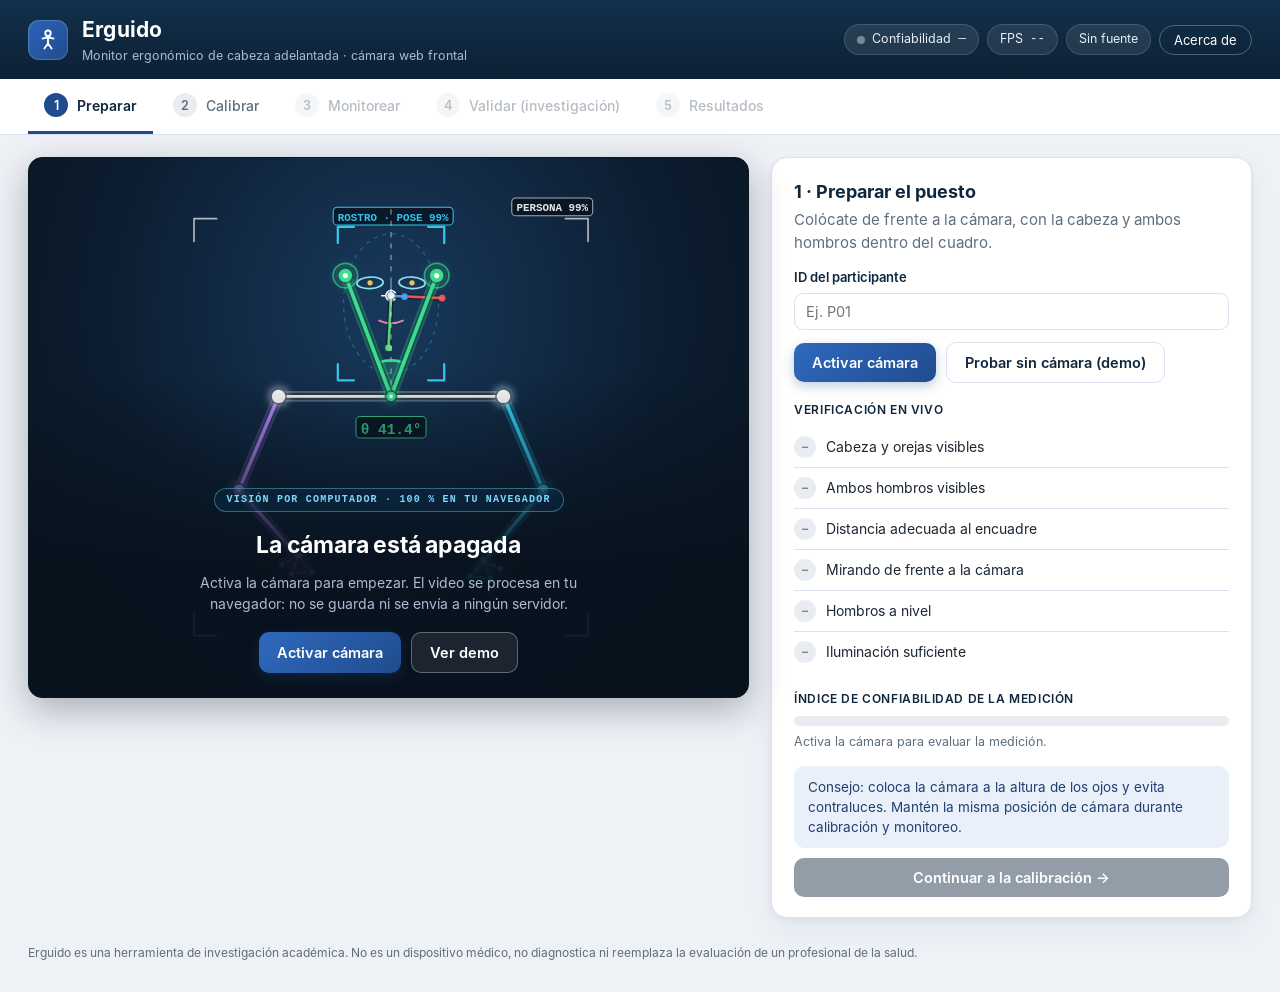
<file: app.html>
<!DOCTYPE html>
<html lang="es">
<head>
<meta charset="UTF-8">
<meta name="viewport" content="width=device-width, initial-scale=1">
<link rel="icon" href="data:image/svg+xml,%3Csvg xmlns=%27http://www.w3.org/2000/svg%27 viewBox=%270 0 24 24%27%3E%3Crect width=%2724%27 height=%2724%27 rx=%275%27 fill=%27%23204C8E%27/%3E%3Ccircle cx=%2712%27 cy=%275.5%27 r=%272.6%27 fill=%27%23fff%27/%3E%3Cpath d=%27M12 9v6M6.5 10.5l5.5-1.5 5.5 1.5M12 15l-3.5 5M12 15l3.5 5%27 stroke=%27%23fff%27 stroke-width=%271.8%27 fill=%27none%27 stroke-linecap=%27round%27/%3E%3C/svg%3E">
<title>Erguido · Monitor ergonómico de cabeza adelantada</title>
<link rel="manifest" href="manifest.webmanifest">
<meta name="theme-color" content="#0F273D">
<meta name="description" content="Erguido: monitor de postura de cabeza con la cámara de tu celular o computador. El video se procesa en tu navegador.">
<meta name="mobile-web-app-capable" content="yes">
<meta name="apple-mobile-web-app-capable" content="yes">
<meta name="apple-mobile-web-app-title" content="Erguido">
<link rel="apple-touch-icon" href="icon-192.png">
<meta property="og:title" content="Erguido · postura de cabeza con tu cámara">
<meta property="og:description" content="Abre, permite la cámara y calibra en 20 segundos. El video no sale de tu dispositivo.">
<style>
@font-face{font-family:'Inter';font-weight:400;src:url('Inter-Regular.otf') format('opentype');font-display:swap}
@font-face{font-family:'Inter';font-weight:500;src:url('Inter-Medium.otf') format('opentype');font-display:swap}
@font-face{font-family:'Inter';font-weight:600;src:url('Inter-SemiBold.otf') format('opentype');font-display:swap}
@font-face{font-family:'Inter';font-weight:700;src:url('Inter-Bold.otf') format('opentype');font-display:swap}
:root{
  --navy:#0F273D; --blue:#204C8E; --sky:#95B1DE; --ice:#EAF0FA; --card:#FFFFFF; --bg:#EEF2F7;
  --ink:#1B2733; --muted:#5E6E7E; --line:#D9E2EE;
  --ok:#1E8E5A; --ok-bg:#E3F4EB; --warn:#B86E00; --warn-bg:#FFF1D6; --bad:#C0392B; --bad-bg:#FBE5E2; --off:#7A8794; --off-bg:#E9EDF1;
  --radius:14px;
  --font:'Inter',system-ui,-apple-system,'Segoe UI',Roboto,sans-serif; --mono:'JetBrains Mono',ui-monospace,Consolas,monospace;
}
*{box-sizing:border-box}
html,body{margin:0}
body{background:var(--bg);color:var(--ink);font-family:var(--font);font-size:15px;line-height:1.5;-webkit-font-smoothing:antialiased}
button{font-family:inherit}
.sr{position:absolute;width:1px;height:1px;overflow:hidden;clip:rect(0 0 0 0)}

/* ---------- barra superior ---------- */
.topbar{background:var(--navy);color:#fff;padding:14px 28px;display:flex;align-items:center;justify-content:space-between;gap:16px;flex-wrap:wrap}
.brand{display:flex;align-items:center;gap:14px}
.logo{width:40px;height:40px;border-radius:11px;background:linear-gradient(135deg,#2C63B8,#204C8E);display:grid;place-items:center;box-shadow:inset 0 0 0 1px rgba(255,255,255,.18)}
.brand h1{font-size:21px;font-weight:700;margin:0;letter-spacing:.2px}
.brand small{display:block;color:#A9BAD0;font-size:12.5px;margin-top:1px}
.chips{display:flex;gap:8px;align-items:center;flex-wrap:wrap}
.chip{background:rgba(255,255,255,.09);border:1px solid rgba(255,255,255,.14);color:#E6EEF8;border-radius:999px;padding:5px 12px;font-size:12.5px;display:flex;align-items:center;gap:7px;white-space:nowrap}
.chip b{font-family:var(--mono);font-weight:500}
.dot{width:8px;height:8px;border-radius:50%;background:var(--off)}
.dot.ok{background:#3DDC91}.dot.warn{background:#F5B23B}.dot.bad{background:#FF6A5C}
.ghost{background:transparent;border:1px solid rgba(255,255,255,.28);color:#fff;border-radius:999px;padding:6px 14px;font-size:13px;cursor:pointer}
.ghost:hover{background:rgba(255,255,255,.1)}

/* ---------- pasos ---------- */
.stepper{background:#fff;border-bottom:1px solid var(--line);padding:0 28px;display:flex;gap:4px;overflow-x:auto}
.step{background:none;border:none;padding:14px 16px;font-size:14px;color:var(--muted);cursor:pointer;display:flex;align-items:center;gap:9px;border-bottom:3px solid transparent;white-space:nowrap;font-weight:500}
.step i{font-style:normal;width:24px;height:24px;border-radius:50%;background:var(--off-bg);color:var(--muted);display:grid;place-items:center;font-size:12.5px;font-weight:600}
.step.active{color:var(--navy);border-color:var(--blue);font-weight:600}
.step.active i{background:var(--blue);color:#fff}
.step.done i{background:var(--ok);color:#fff}
.step:disabled{opacity:.45;cursor:not-allowed}

/* ---------- estructura ---------- */
.layout{display:grid;grid-template-columns:minmax(0,1.5fr) minmax(360px,1fr);gap:22px;padding:22px 28px 40px;max-width:1500px;margin:0 auto}
@media(max-width:1020px){.layout{grid-template-columns:1fr}}
.card{background:var(--card);border:1px solid var(--line);border-radius:var(--radius);box-shadow:0 1px 2px rgba(15,39,61,.04)}
.pad{padding:20px 22px}
h2{font-size:18px;margin:0 0 4px;color:var(--navy);font-weight:700}
h3{font-size:14px;margin:18px 0 8px;color:var(--navy);font-weight:600;text-transform:uppercase;letter-spacing:.6px;font-size:12px}
p.lead{color:var(--muted);margin:2px 0 14px}
.muted{color:var(--muted)} .small{font-size:12.5px}

/* ---------- escenario de video ---------- */
.stage{--maxh:3000px;position:relative;background:#0A1622;border-radius:var(--radius);overflow:hidden;aspect-ratio:var(--ar,1.3333);width:min(100%,calc(var(--maxh) * var(--ar,1.3333)));margin-inline:auto;border:1px solid #0A1622;transition:box-shadow .2s}
.stage video,.stage canvas{position:absolute;inset:0;width:100%;height:100%;object-fit:contain}
.mirror video,.mirror canvas{transform:scaleX(-1)}
.stage.alerting{box-shadow:0 0 0 4px var(--bad),0 0 34px rgba(192,57,43,.55);animation:pulse 1.1s infinite}
@keyframes pulse{50%{box-shadow:0 0 0 4px #FF8A7D,0 0 44px rgba(255,106,92,.65)}}
.idle{position:absolute;inset:0;display:flex;flex-direction:column;align-items:center;justify-content:center;gap:10px;text-align:center;color:#B8C7D9;padding:30px;background:radial-gradient(ellipse at 50% 35%,#15304A,#0A1622)}
.idle h3{color:#fff;text-transform:none;letter-spacing:0;font-size:18px;margin:6px 0 0}
.idle p{margin:0;max-width:380px;font-size:14px}
.badge{position:absolute;top:14px;left:14px;display:flex;align-items:center;gap:9px;padding:8px 14px;border-radius:999px;font-weight:600;font-size:14px;backdrop-filter:blur(4px)}
.badge.ok{background:rgba(227,244,235,.95);color:var(--ok)} .badge.warn{background:rgba(255,241,214,.96);color:var(--warn)}
.badge.bad{background:rgba(251,229,226,.97);color:var(--bad)} .badge.off{background:rgba(233,237,241,.94);color:#51606E}
.badge .dot{background:currentColor}
.hud-r{position:absolute;top:14px;right:14px;display:flex;gap:8px}
.hud-r span{background:rgba(10,22,34,.65);color:#E7EEF7;font-family:var(--mono);font-size:12px;padding:5px 10px;border-radius:8px}
.banner{position:absolute;left:14px;right:14px;bottom:14px;background:rgba(192,57,43,.96);color:#fff;border-radius:12px;padding:12px 16px;font-weight:600;display:none;box-shadow:0 8px 24px rgba(0,0,0,.35);z-index:5}
.banner small{display:block;font-weight:400;opacity:.92;margin-top:2px}
.banner.show{display:block}
.note{position:absolute;left:14px;bottom:14px;background:rgba(10,22,34,.7);color:#fff;border-radius:10px;padding:8px 12px;font-size:12.5px;display:none}
.note.show{display:block}

/* ---------- controles ---------- */
.btn{border:none;border-radius:10px;padding:11px 18px;font-size:14.5px;font-weight:600;cursor:pointer;transition:.15s;display:inline-flex;align-items:center;gap:8px;justify-content:center}
.btn.primary{background:var(--blue);color:#fff}.btn.primary:hover{background:#1A3F77}
.btn.dark{background:var(--navy);color:#fff}.btn.dark:hover{background:#091B2C}
.btn.ghost2{background:#fff;color:var(--navy);border:1px solid var(--line)}.btn.ghost2:hover{border-color:var(--sky);background:var(--ice)}
.btn.danger{background:var(--bad);color:#fff}
.btn:disabled{opacity:.45;cursor:not-allowed}
.btn.block{width:100%}
.row{display:flex;gap:10px;flex-wrap:wrap;align-items:center}
.row.sp{justify-content:space-between}
.field{display:flex;flex-direction:column;gap:5px;margin-bottom:12px}
.field label{font-size:13px;font-weight:600;color:var(--navy)}
input[type=text],input[type=number],select{font-family:inherit;font-size:14.5px;padding:9px 11px;border:1px solid var(--line);border-radius:9px;background:#fff;color:var(--ink);width:100%}
input:focus,select:focus,button:focus-visible{outline:2px solid var(--sky);outline-offset:1px}
input[type=range]{width:100%;accent-color:var(--blue)}
.switch{display:flex;align-items:center;justify-content:space-between;padding:8px 0;border-bottom:1px solid var(--line);font-size:14px}
.switch:last-child{border-bottom:none}
.switch input{width:18px;height:18px;accent-color:var(--blue)}
.slider-h{display:flex;justify-content:space-between;font-size:13px;font-weight:600;color:var(--navy);margin-bottom:2px}
.slider-h span:last-child{font-family:var(--mono);color:var(--blue)}

/* ---------- lista de verificación / medidor ---------- */
.check{display:flex;align-items:center;gap:10px;padding:9px 0;border-bottom:1px solid var(--line);font-size:14px}
.check:last-child{border-bottom:none}
.ic{width:22px;height:22px;border-radius:50%;display:grid;place-items:center;font-size:12px;font-weight:700;background:var(--off-bg);color:var(--off);flex:none}
.ic.ok{background:var(--ok-bg);color:var(--ok)} .ic.warn{background:var(--warn-bg);color:var(--warn)} .ic.bad{background:var(--bad-bg);color:var(--bad)}
.meter{height:10px;background:var(--off-bg);border-radius:999px;overflow:hidden}
.meter>div{height:100%;width:0;background:var(--off);border-radius:999px;transition:width .25s,background .25s}

/* ---------- gauge ---------- */
.gauge-wrap{margin:6px 0 4px}
.gauge-top{display:flex;align-items:baseline;justify-content:space-between}
.gauge-val{font-size:44px;font-weight:700;color:var(--navy);line-height:1;font-variant-numeric:tabular-nums}
.gauge-val small{font-size:20px;color:var(--muted);font-weight:600}
.gauge{position:relative;margin-top:26px!important;height:22px;background:linear-gradient(90deg,#DFF3E8 0%,#DFF3E8 33%,#FFF1D6 33%,#FFF1D6 33.01%,#FBE5E2 33.01%);border-radius:999px;overflow:visible;margin-top:12px;border:1px solid var(--line)}
.gauge .fill{position:absolute;left:0;top:0;bottom:0;width:0;border-radius:999px;background:var(--ok);transition:width .12s linear,background .2s}
.gauge .thr{position:absolute;top:-6px;bottom:-6px;width:3px;background:var(--navy);border-radius:2px}
.gauge .thr::after{content:'umbral ' attr(data-v);white-space:nowrap;position:absolute;top:-17px;left:50%;transform:translateX(-50%);font-size:10.5px;color:var(--navy);font-weight:600}
.gauge-scale{position:relative;height:18px;font-size:11.5px;color:var(--muted);margin-top:6px}
.gauge-scale span{position:absolute;top:0;transform:translateX(-50%);white-space:nowrap}
.gauge-scale span:first-child{transform:none}

.stats{display:grid;grid-template-columns:1fr 1fr;gap:10px;margin-top:14px}
.stat{background:var(--ice);border-radius:11px;padding:11px 13px}
.stat b{display:block;font-size:22px;color:var(--navy);font-variant-numeric:tabular-nums;line-height:1.15}
.stat span{font-size:12px;color:var(--muted)}
.pill{display:inline-block;border-radius:999px;padding:3px 10px;font-size:12px;font-weight:600}
.pill.ok{background:var(--ok-bg);color:var(--ok)}.pill.warn{background:var(--warn-bg);color:var(--warn)}.pill.bad{background:var(--bad-bg);color:var(--bad)}.pill.off{background:var(--off-bg);color:var(--off)}

/* ---------- calibracion ---------- */
.poses{display:grid;grid-template-columns:1fr 1fr;gap:12px;margin:8px 0 14px}
.pose{border:1.5px solid var(--line);border-radius:12px;padding:12px;text-align:center;background:#fff;transition:.2s}
.pose.on{border-color:var(--blue);background:var(--ice);box-shadow:0 0 0 3px rgba(32,76,142,.12)}
.pose.fin{border-color:var(--ok);background:#F2FBF6}
.pose svg{width:100%;height:92px}
.pose b{display:block;font-size:13.5px;color:var(--navy);margin-top:4px}
.pose span{font-size:12px;color:var(--muted)}
.progress{height:12px;background:var(--off-bg);border-radius:999px;overflow:hidden;margin:6px 0 4px}
.progress>div{height:100%;background:var(--blue);width:0;transition:width .1s linear}
.count{font-size:46px;font-weight:700;color:var(--blue);text-align:center;line-height:1;margin:8px 0;font-variant-numeric:tabular-nums}
table{width:100%;border-collapse:collapse;font-size:13.5px}
th{background:var(--navy);color:#fff;text-align:left;padding:8px 10px;font-weight:600;font-size:12.5px}
td{padding:7px 10px;border-bottom:1px solid var(--line)}
tr:nth-child(even) td{background:#F7F9FC}
td.num,th.num{text-align:right;font-variant-numeric:tabular-nums}
.tbl-scroll{max-height:230px;overflow:auto;border:1px solid var(--line);border-radius:10px}
details{border:1px solid var(--line);border-radius:11px;padding:10px 14px;margin-top:12px;background:#FAFBFD}
summary{cursor:pointer;font-weight:600;color:var(--navy);font-size:14px}
canvas.chart{width:100%;height:190px;display:block;background:#fff;border:1px solid var(--line);border-radius:10px}
.alertbox{border-radius:11px;padding:11px 14px;font-size:13.5px;margin:10px 0}
.alertbox.info{background:var(--ice);color:#1E3F70}.alertbox.warn{background:var(--warn-bg);color:#7A4A00}.alertbox.bad{background:var(--bad-bg);color:#8B2A20}.alertbox.ok{background:var(--ok-bg);color:#16603E}

/* ---------- modales ---------- */
.modal{position:fixed;inset:0;background:rgba(10,22,34,.6);display:none;align-items:center;justify-content:center;z-index:50;padding:20px}
.modal.show{display:flex}
.modal .box{background:#fff;border-radius:16px;max-width:720px;width:100%;max-height:90vh;overflow:auto;padding:26px 28px;box-shadow:0 24px 70px rgba(0,0,0,.4)}
.modal h2{font-size:21px}
.sus-q{padding:11px 0;border-bottom:1px solid var(--line)}
.sus-q p{margin:0 0 7px;font-size:14.5px}
.likert{display:flex;gap:8px;align-items:center;flex-wrap:wrap}
.likert label{display:flex;flex-direction:column;align-items:center;font-size:11.5px;color:var(--muted);cursor:pointer;gap:3px;min-width:54px}
.likert input{accent-color:var(--blue);width:18px;height:18px}
.toast{position:fixed;bottom:22px;left:50%;transform:translateX(-50%) translateY(30px);background:var(--navy);color:#fff;padding:11px 20px;border-radius:12px;font-size:14px;opacity:0;pointer-events:none;transition:.3s;z-index:60;box-shadow:0 10px 30px rgba(0,0,0,.3)}
.toast.show{opacity:1;transform:translateX(-50%)}
.view{display:none}.view.active{display:block}
.disclaimer{font-size:12px;color:var(--muted);padding:0 28px 30px;max-width:1500px;margin:-14px auto 0}

/* ---------- celular ---------- */
.only-touch{display:none}
@media (pointer:coarse){.only-touch{display:block}}
@media(max-width:720px){
  .topbar{padding:10px 14px;gap:8px}
  .brand{gap:10px}.logo{width:34px;height:34px;border-radius:9px}
  .brand h1{font-size:18px}.brand small{font-size:11.5px;line-height:1.3}
  .chips{gap:6px}.chip{padding:4px 10px;font-size:11.5px}.ghost{padding:5px 12px;font-size:12.5px}
  .stepper{padding:0 6px}.step{padding:11px;font-size:13px;gap:7px}.step i{width:22px;height:22px;font-size:11.5px}
  .layout{padding:12px 12px 26px;gap:12px}
  .pad{padding:16px 14px}
  .btn{min-height:44px;padding:11px 14px}
  .row{gap:8px}.row>.btn{flex:1 1 auto}
  input[type=text],input[type=number],select{font-size:16px}
  .gauge-val{font-size:38px}
  .idle{padding:16px;gap:6px}.idle h3{font-size:16px}.idle p{font-size:13px}
  .badge{top:10px;left:10px;padding:6px 11px;font-size:12.5px}.hud-r{top:10px;right:10px}
  .banner{left:10px;right:10px;bottom:10px;padding:10px 12px;font-size:14px}.note{left:10px;bottom:10px}
  .modal{padding:12px}.modal .box{padding:20px 16px}
  .disclaimer{padding:0 14px 24px}
  .toast{max-width:90vw;text-align:center;bottom:16px}
  .likert label{min-width:44px}
}
@media (max-width:720px) and (orientation:portrait){.stage{--maxh:50vh}}
@media (max-height:520px) and (orientation:landscape) and (min-width:640px){
  .layout{grid-template-columns:minmax(0,1.3fr) minmax(300px,1fr);gap:14px;padding:10px 14px 20px}
  .stage{--maxh:calc(100vh - 20px)}
}

@media print{
  body{background:#fff} .topbar,.stepper,.stage,.btn,.ghost,.disclaimer,#viewPrepare,#viewCalib,#viewMonitor,#viewValidate{display:none!important}
  .layout{display:block;padding:0} .card{border:none;box-shadow:none} #viewResults{display:block!important}
  canvas.chart{height:210px}
}
</style>
<link rel="stylesheet" href="pro.css">
<script src="pro.js" defer></script>
</head>
<body>

<header class="topbar">
  <div class="brand">
    <div class="logo" aria-hidden="true">
      <svg width="24" height="24" viewBox="0 0 24 24" fill="none" stroke="#fff" stroke-width="1.9" stroke-linecap="round" stroke-linejoin="round"><circle cx="12" cy="5.2" r="2.7"/><path d="M12 9v6.5M6.5 10.6l5.5-1.6 5.5 1.6M12 15.5l-3.6 5M12 15.5l3.6 5"/></svg>
    </div>
    <div><h1>Erguido</h1><small>Monitor ergonómico de cabeza adelantada · cámara web frontal</small></div>
  </div>
  <div class="chips">
    <div class="chip"><span class="dot" id="relDot"></span>Confiabilidad <b id="relChip">—</b></div>
    <div class="chip">FPS <b id="fpsChip">--</b></div>
    <div class="chip" id="modeChip">Sin fuente</div>
    <button class="ghost" id="btnAbout">Acerca de</button>
  </div>
</header>

<nav class="stepper" aria-label="Pasos">
  <button class="step active" data-step="prepare"><i>1</i>Preparar</button>
  <button class="step" data-step="calib"><i>2</i>Calibrar</button>
  <button class="step" data-step="monitor"><i>3</i>Monitorear</button>
  <button class="step" data-step="validate"><i>4</i>Validar (investigación)</button>
  <button class="step" data-step="results"><i>5</i>Resultados</button>
</nav>

<main class="layout">
  <!-- ======== ESCENARIO ======== -->
  <section>
    <div class="stage mirror" id="stage">
      <video id="video" autoplay playsinline muted></video>
      <canvas id="demoCanvas" width="640" height="480" style="display:none"></canvas>
      <canvas id="overlay" width="640" height="480"></canvas>
      <div class="idle" id="idle">
        <svg width="54" height="54" viewBox="0 0 24 24" fill="none" stroke="#7FA2D6" stroke-width="1.4" stroke-linecap="round" stroke-linejoin="round"><path d="M3 8.5A2.5 2.5 0 0 1 5.5 6h2l1.2-1.8h6.6L16.5 6h2A2.5 2.5 0 0 1 21 8.5v8A2.5 2.5 0 0 1 18.5 19h-13A2.5 2.5 0 0 1 3 16.5z"/><circle cx="12" cy="12.5" r="3.4"/></svg>
        <h3>La cámara está apagada</h3>
        <p>Activa la cámara para empezar. El video se procesa en tu navegador: no se guarda ni se envía a ningún servidor.</p>
      </div>
      <div class="badge off" id="badge" style="display:none"><span class="dot"></span><span id="badgeTxt">Sin medición</span></div>
      <div class="hud-r" id="hudR" style="display:none"><span id="hudAngle">θ --°</span></div>
      <div class="note" id="note"></div>
      <div class="banner" id="banner">Corrige tu postura: lleva la cabeza hacia atrás<small id="bannerSub">Alinea las orejas sobre los hombros.</small></div>
    </div>
    <div class="card pad" id="demoPanel" style="display:none;margin-top:14px">
      <div class="row sp"><b>Simulación (modo demo)</b><span class="pill off">Persona virtual</span></div>
      <p class="small muted" style="margin:4px 0 10px">Mueve el control para adelantar la cabeza de la persona virtual, o activa el escenario automático.</p>
      <div class="slider-h"><span>Cabeza adelantada simulada</span><span id="demoVal">0 %</span></div>
      <input type="range" id="demoSlider" min="0" max="120" value="0">
      <label class="switch"><span>Escenario automático (recorre erguido → adelantado → recuperación)</span><input type="checkbox" id="demoAuto"></label>
    </div>
  </section>

  <!-- ======== PANEL ======== -->
  <aside class="card pad" id="panel">

    <!-- 1. PREPARAR -->
    <div class="view active" id="viewPrepare">
      <h2>1 · Preparar el puesto</h2>
      <p class="lead">Colócate de frente a la cámara, con la cabeza y ambos hombros dentro del cuadro.</p>
      <div class="field"><label for="pid">ID del participante</label><input type="text" id="pid" placeholder="Ej. P01" maxlength="24"></div>
      <div class="field" id="camSelWrap" style="display:none"><label for="camSel">Cámara</label><select id="camSel"></select></div>
      <div class="row" style="margin-bottom:14px">
        <button class="btn primary" id="btnCam">Activar cámara</button>
        <button class="btn ghost2" id="btnDemo">Probar sin cámara (demo)</button>
        <button class="btn ghost2" id="btnStop" style="display:none">Apagar</button>
      </div>
      <h3>Verificación en vivo</h3>
      <div id="checks">
        <div class="check" data-k="face"><span class="ic">–</span><span>Cabeza y orejas visibles</span></div>
        <div class="check" data-k="sh"><span class="ic">–</span><span>Ambos hombros visibles</span></div>
        <div class="check" data-k="dist"><span class="ic">–</span><span>Distancia adecuada al encuadre</span></div>
        <div class="check" data-k="front"><span class="ic">–</span><span>Mirando de frente a la cámara</span></div>
        <div class="check" data-k="level"><span class="ic">–</span><span>Hombros a nivel</span></div>
        <div class="check" data-k="light"><span class="ic">–</span><span>Iluminación suficiente</span></div>
      </div>
      <h3>Índice de confiabilidad de la medición</h3>
      <div class="meter"><div id="relMeter"></div></div>
      <div class="small muted" id="relReasons" style="margin-top:7px">Activa la cámara para evaluar la medición.</div>
      <div class="alertbox info small" style="margin-top:14px">Consejo: coloca la cámara a la altura de los ojos y evita contraluces. Mantén la misma posición de cámara durante calibración y monitoreo.</div>
      <div class="alertbox info small only-touch" style="margin-top:10px"><b>En el celular:</b> apóyalo de frente a ti, a la altura de los ojos y a unos 60–80 cm, con la cámara frontal. Deben verse tu cabeza y los dos hombros. No lo muevas entre la calibración y el monitoreo.</div>
      <button class="btn dark block" id="toCalib" disabled>Continuar a la calibración →</button>
    </div>

    <!-- 2. CALIBRAR -->
    <div class="view" id="viewCalib">
      <h2>2 · Calibración individual</h2>
      <p class="lead">Erguido aprende tu rango propio con dos posturas. Así el umbral se ajusta a tu anatomía, sin valores universales.</p>
      <div class="poses">
        <div class="pose" id="poseUp">
          <svg viewBox="0 0 120 92" fill="none" stroke="#204C8E" stroke-width="2.4" stroke-linecap="round" stroke-linejoin="round" aria-hidden="true"><path d="M70 90V50" /><path d="M40 90c0-20 12-30 30-30"/><circle cx="70" cy="26" r="15" fill="#fff"/><path d="M70 41v9"/><circle cx="66" cy="26" r="2.6" fill="#1E8E5A" stroke="none"/><path d="M66 4v76" stroke="#1E8E5A" stroke-width="1.6" stroke-dasharray="3 4"/></svg>
          <b>Postura erguida</b><span>Espalda recta, orejas sobre los hombros</span>
        </div>
        <div class="pose" id="poseFwd">
          <svg viewBox="0 0 120 92" fill="none" stroke="#204C8E" stroke-width="2.4" stroke-linecap="round" stroke-linejoin="round" aria-hidden="true"><path d="M70 90V52" /><path d="M40 90c0-20 12-30 30-30"/><circle cx="90" cy="30" r="15" fill="#fff"/><path d="M84 44l-12 9"/><circle cx="86" cy="30" r="2.6" fill="#C0392B" stroke="none"/><path d="M66 4v76" stroke="#1E8E5A" stroke-width="1.6" stroke-dasharray="3 4"/><path d="M70 22h14" stroke="#C0392B" stroke-width="1.8"/></svg>
          <b>Cabeza adelantada</b><span>Empuja la cabeza hacia la pantalla, cómodo y sostenido</span>
        </div>
      </div>
      <div id="calStart">
        <button class="btn primary block" id="btnCalStart" disabled>Iniciar calibración</button>
        <p class="small muted" style="margin:8px 0 0">Dura unos 20 segundos. Se mide solo cuando la confiabilidad es suficiente.</p>
      </div>
      <div id="calRun" style="display:none">
        <div class="alertbox info" id="calMsg">Prepárate…</div>
        <div class="count" id="calCount">3</div>
        <div class="progress"><div id="calBar"></div></div>
        <button class="btn ghost2 block" id="btnCalCancel" style="margin-top:12px">Cancelar</button>
      </div>
      <div id="calResult" style="display:none">
        <div class="alertbox ok" id="calQuality"></div>
        <table id="calTable"></table>
        <details>
          <summary>Modo investigación: CVA de referencia (opcional)</summary>
          <p class="small muted" style="margin:8px 0">Si mediste el ángulo craneovertebral de perfil (p. ej., con ImageJ), regístralo para estimar el CVA y validar el sistema.</p>
          <div class="row"><div class="field" style="flex:1;margin:0"><label>CVA erguido (°)</label><input type="number" step="0.1" id="refUp"></div>
          <div class="field" style="flex:1;margin:0"><label>CVA adelantado (°)</label><input type="number" step="0.1" id="refFwd"></div></div>
          <div class="field" style="margin-top:10px"><label for="featSel">Señal frontal usada</label>
            <select id="featSel">
              <option value="angle">Ángulo frontal orejas–hombros (propuesta)</option>
              <option value="rv">Distancia vertical oreja–hombro (plan B)</option>
              <option value="wr">Ancho de cabeza relativo (plan B)</option>
            </select></div>
        </details>
        <div class="row" style="margin-top:14px">
          <button class="btn ghost2" id="btnCalRedo">Repetir</button>
          <button class="btn dark" id="btnCalOk" style="flex:1">Aceptar y monitorear →</button>
        </div>
      </div>
    </div>

    <!-- 3. MONITOREAR -->
    <div class="view" id="viewMonitor">
      <div class="row sp"><h2>3 · Monitoreo</h2><span class="pill off" id="monPill">Pausado</span></div>
      <div class="gauge-wrap">
        <div class="gauge-top"><div class="small muted">Índice de cabeza adelantada<br>(0 % = erguido · 100 % = tu postura adelantada)</div>
          <div class="gauge-val"><span id="idxVal">--</span><small>%</small></div></div>
        <div class="gauge" id="gauge"><div class="fill" id="gFill"></div><div class="thr" id="gThr"></div></div>
        <div class="gauge-scale"><span style="left:0">0 %</span><span style="left:41.667%">50 %</span><span style="left:83.333%">100 %</span></div>
      </div>
      <div class="stats">
        <div class="stat"><b id="stBad">0 s</b><span>Tiempo seguido en mala postura</span></div>
        <div class="stat"><b id="stAlerts">0</b><span>Alertas emitidas</span></div>
        <div class="stat"><b id="stGood">--</b><span>% del tiempo con buena postura</span></div>
        <div class="stat"><b id="stCva">--</b><span>CVA estimado (°)</span></div>
      </div>
      <div class="alertbox warn small" id="shNote" style="display:none">Tus hombros están desnivelados respecto a la calibración.</div>
      <h3>Ajustes</h3>
      <div class="slider-h"><span>Umbral de alerta (% de tu rango)</span><span id="thrVal">40 %</span></div>
      <input type="range" id="thr" min="20" max="80" value="40">
      <div class="slider-h" style="margin-top:10px"><span>Tiempo sostenido antes de alertar</span><span id="holdVal">8 s</span></div>
      <input type="range" id="hold" min="3" max="30" value="8">
      <div style="margin-top:8px">
        <label class="switch"><span>Sonido de alerta</span><input type="checkbox" id="sound" checked></label>
        <label class="switch"><span>Mostrar esqueleto y ángulo</span><input type="checkbox" id="skel" checked></label>
        <label class="switch"><span>Vista en espejo</span><input type="checkbox" id="mirror" checked></label>
      </div>
      <div class="row" style="margin-top:14px">
        <button class="btn ghost2" id="btnPause" style="flex:1">Pausar</button>
        <button class="btn ghost2" id="btnRecal">Recalibrar</button>
        <button class="btn dark" id="btnFinish" style="flex:1">Finalizar sesión</button>
      </div>
    </div>

    <!-- 4. VALIDAR -->
    <div class="view" id="viewValidate">
      <h2>4 · Validación (investigación)</h2>
      <p class="lead">Compara la estimación de Erguido con el ángulo craneovertebral medido de perfil.</p>
      <div class="alertbox info small"><b>Protocolo:</b> adopta una postura (neutra o con la cabeza adelantada en distintos niveles) → pulsa “Registrar muestra” → fotografía de perfil con la cámara nivelada → mide el CVA con tu software → escribe el valor y confirma.</div>
      <div class="row" style="margin-bottom:10px">
        <button class="btn primary" id="btnSample" disabled>Registrar muestra (3 s)</button>
        <span class="small muted" id="sampleMsg"></span>
      </div>
      <div id="sampleForm" style="display:none" class="row">
        <div class="field" style="flex:1;margin:0"><label>CVA medido de perfil (°)</label><input type="number" step="0.1" id="sampleRef" placeholder="Ej. 49.5"></div>
        <button class="btn dark" id="btnSampleSave" style="align-self:flex-end">Guardar muestra</button>
      </div>
      <div class="alertbox warn small" id="demoWarnV" style="display:none"><b>Datos de demostración.</b> Con la persona virtual, estos valores no son evidencia: úsalos solo para practicar. Para investigar, activa la cámara real.</div>
      <h3>Muestras</h3>
      <div class="tbl-scroll"><table id="sampleTable"></table></div>
      <h3>Concordancia</h3>
      <div class="stats" id="valStats"></div>
      <canvas class="chart" id="scatter" width="640" height="380" style="margin-top:12px;height:230px"></canvas>
      <div class="row" style="margin-top:12px">
        <button class="btn ghost2" id="btnSampleCsv">Descargar muestras (CSV)</button>
        <button class="btn ghost2" id="btnSampleClear">Borrar muestras</button>
      </div>
    </div>

    <!-- 5. RESULTADOS -->
    <div class="view" id="viewResults">
      <h2>5 · Resultados de la sesión</h2>
      <p class="lead" id="resHeader">Participante · —</p>
      <div class="alertbox warn small" id="demoWarnR" style="display:none"><b>Sesión de demostración.</b> Se generó con la persona virtual: no la uses como dato de investigación.</div>
      <div class="stats" id="resStats"></div>
      <h3>Índice de cabeza adelantada en el tiempo</h3>
      <canvas class="chart" id="timeline" width="820" height="360"></canvas>
      <h3>Alertas</h3>
      <div class="tbl-scroll"><table id="eventTable"></table></div>
      <h3>Usabilidad (SUS)</h3>
      <div class="row sp"><span id="susRes" class="muted">Aún sin responder.</span><button class="btn ghost2" id="btnSus">Responder cuestionario SUS</button></div>
      <h3>Exportar</h3>
      <div class="row">
        <button class="btn ghost2" id="btnCsv">Sesión (CSV)</button>
        <button class="btn ghost2" id="btnJson">Calibración (JSON)</button>
        <button class="btn ghost2" id="btnPrint">Imprimir / PDF</button>
      </div>
      <button class="btn dark block" id="btnNew" style="margin-top:16px">Nueva sesión</button>
    </div>
  </aside>
</main>
<div class="disclaimer">Erguido es una herramienta de investigación académica. No es un dispositivo médico, no diagnostica ni reemplaza la evaluación de un profesional de la salud.</div>

<!-- ======== MODALES ======== -->
<div class="modal" id="mAbout"><div class="box">
  <h2>Acerca de Erguido</h2>
  <p class="muted">Proyecto de trabajo de grado · Ingeniería de Sistemas · Universidad Santiago de Cali.</p>
  <p class="small"><a href="referencias.html" target="_blank" rel="noopener">Ver las referencias del trabajo (APA 7.ª ed.)</a></p>
  <h3>Qué mide</h3>
  <p>El indicador clínico de la cabeza adelantada, el ángulo craneovertebral (CVA), se mide de perfil (Titcomb et al., 2024), pero una webcam mira de frente. Erguido estima el <b>cambio</b> de la cabeza adelantada desde la vista frontal: calcula el <b>ángulo frontal</b> que forman las dos orejas con el punto medio de los hombros, una aproximación del ángulo esternón–tragos que se correlacionó con el CVA en el plano frontal (Molaeifar et al., 2021).</p>
  <h3>Cómo se personaliza</h3>
  <p>La calibración registra dos posturas, erguida y con la cabeza adelantada. El <b>índice</b> expresa la postura actual como porcentaje de ese rango individual (0 % = erguido, 100 % = adelantada). La alerta salta cuando el índice supera el umbral durante un tiempo sostenido, y solo si el <b>índice de confiabilidad</b> de la medición es suficiente.</p>
  <h3>Puntos clave</h3>
  <p>Detección de pose con MediaPipe (BlazePose; Bazarevsky et al., 2020). Los puntos de las orejas y del punto medio de los hombros son <b>aproximaciones</b> de los tragos y el esternón; la validación mide qué tan buena es esa aproximación.</p>
  <h3>Privacidad</h3>
  <p>El video se procesa en tu navegador y no se almacena ni se transmite. Solo se descargan la librería y el modelo de MediaPipe. Los datos exportados contienen únicamente medidas numéricas.</p>
  <h3>Limitaciones</h3>
  <p class="muted">La correlación frontal–sagital reportada es moderada; la medición depende de la posición de la cámara; los resultados son orientativos y no sustituyen una valoración clínica.</p>
  <div class="row" style="justify-content:flex-end;margin-top:14px"><button class="btn dark" data-close>Cerrar</button></div>
</div></div>

<div class="modal" id="mSus"><div class="box">
  <h2>Escala de usabilidad del sistema (SUS)</h2>
  <p class="muted">Indica qué tan de acuerdo estás con cada afirmación (1 = totalmente en desacuerdo · 5 = totalmente de acuerdo).</p>
  <div id="susForm"></div>
  <div class="row" style="justify-content:flex-end;margin-top:16px"><button class="btn ghost2" data-close>Cancelar</button><button class="btn dark" id="btnSusSave">Calcular puntaje</button></div>
</div></div>
<div class="toast" id="toast"></div>

<script type="module">
/* =====================================================================
   ERGUIDO · lógica de la aplicación
   ===================================================================== */
const $ = (s, r = document) => r.querySelector(s);
const $$ = (s, r = document) => [...r.querySelectorAll(s)];
const clamp = (v, a, b) => Math.min(b, Math.max(a, v));
const mean = a => a.reduce((x, y) => x + y, 0) / a.length;
const sd = a => { if (a.length < 2) return 0; const m = mean(a); return Math.sqrt(a.reduce((x, y) => x + (y - m) ** 2, 0) / (a.length - 1)); };
const fmt = (v, d = 1) => { if (!Number.isFinite(v)) return '—'; const t = v.toFixed(d); return /^-0(\.0+)?$/.test(t) ? t.slice(1) : t; };
const pearson = (x, y) => {
  if (x.length < 3) return NaN; const mx = mean(x), my = mean(y);
  let nu = 0, dx = 0, dy = 0; for (let i = 0; i < x.length; i++) { nu += (x[i] - mx) * (y[i] - my); dx += (x[i] - mx) ** 2; dy += (y[i] - my) ** 2; }
  return dx && dy ? nu / Math.sqrt(dx * dy) : NaN;
};
const mmss = s => { s = Math.max(0, Math.round(s)); return String(Math.floor(s / 60)).padStart(2, '0') + ':' + String(s % 60).padStart(2, '0'); };

/* ---------- almacenamiento ---------- */
const store = {
  get(k, d) { try { const v = localStorage.getItem('erguido.' + k); return v ? JSON.parse(v) : d; } catch { return d; } },
  set(k, v) { try { localStorage.setItem('erguido.' + k, JSON.stringify(v)); } catch { /* sin almacenamiento */ } },
};
const settings = Object.assign({ thr: 40, hold: 8, sound: true, skel: true, mirror: true, feature: 'angle' }, store.get('settings', {}));

/* ---------- estado ---------- */
const S = {
  step: 'prepare', mode: 'none', running: false, lastTs: 0, fpsT: [], pid: store.get('pid', ''),
  W: 640, H: 480, sm: {}, pts: null, f: null, fS: {}, rel: { score: 0, label: 'Baja', reasons: ['Sin señal'], checks: {} },
  calib: null, calRun: null, sample: null, samples: [], light: 100, lightT: 0,
  mon: null, log: [], events: [], sus: null, logT: 0,
};
resetMonitor();
function resetMonitor() {
  S.mon = { running: false, streak: 0, recover: 0, alert: false, lastBeep: 0, alerts: 0, good: 0, bad: 0, total: 0, unreliable: 0, maxStreak: 0, curEvent: null, t0: null, elapsed: 0, idx: null };
  S.log = []; S.events = []; S.logT = 0;
}

/* ---------- audio ---------- */
let audioCtx = null;
function unlockAudio() { try { audioCtx = audioCtx || new (window.AudioContext || window.webkitAudioContext)(); if (audioCtx.state === 'suspended') audioCtx.resume(); } catch { /* audio no disponible */ } }
['pointerdown', 'touchend', 'click', 'keydown'].forEach(ev => addEventListener(ev, unlockAudio, { passive: true }));
function beep() {
  if (!settings.sound) return;
  try {
    unlockAudio();
    [0, 0.26].forEach(off => {
      const o = audioCtx.createOscillator(), g = audioCtx.createGain();
      o.type = 'sine'; o.frequency.value = 880; o.connect(g); g.connect(audioCtx.destination);
      const t = audioCtx.currentTime + off;
      g.gain.setValueAtTime(0.0001, t); g.gain.exponentialRampToValueAtTime(0.22, t + 0.02); g.gain.exponentialRampToValueAtTime(0.0001, t + 0.22);
      o.start(t); o.stop(t + 0.24);
    });
  } catch { /* audio no disponible */ }
}
/* ---------- mantener la pantalla encendida (celular) ---------- */
let wakeLock = null;
async function keepAwake(on) {
  try {
    if (on) { if (!wakeLock && 'wakeLock' in navigator) { wakeLock = await navigator.wakeLock.request('screen'); wakeLock.addEventListener('release', () => { wakeLock = null; }); } }
    else if (wakeLock) { await wakeLock.release(); wakeLock = null; }
  } catch { wakeLock = null; }
}
document.addEventListener('visibilitychange', () => { if (document.visibilityState === 'visible' && S.running) keepAwake(true); });
function toast(msg, ms = 2600) { const t = $('#toast'); t.textContent = msg; t.classList.add('show'); clearTimeout(toast._t); toast._t = setTimeout(() => t.classList.remove('show'), ms); }

/* =====================================================================
   FUENTES DE POSE: cámara (MediaPipe) y demo (persona virtual)
   ===================================================================== */
const video = $('#video'), overlay = $('#overlay'), demoCanvas = $('#demoCanvas');
let landmarker = null, stream = null;
function fitStage() { if (S.W && S.H) $('#stage').style.setProperty('--ar', (S.W / S.H).toFixed(4)); }

function loadScript(src){return new Promise((ok,ko)=>{const e=document.createElement('script');e.src=src;e.onload=ok;e.onerror=()=>ko(new Error('No se pudo cargar '+src));document.head.appendChild(e);});}
let poseBusy = false, poseNew = false, poseLast = null;
async function loadModel() {
  if (landmarker) return landmarker;
  if (!window.Pose) await loadScript('pose.js');
  const pose = new window.Pose({ locateFile: f => new URL(f, location.href).href });
  pose.setOptions({ modelComplexity: 1, smoothLandmarks: true, enableSegmentation: false, minDetectionConfidence: .5, minTrackingConfidence: .5 });
  pose.onResults(r => { poseLast = r.poseLandmarks || null; poseNew = true; if (window.ErguidoPro) { try { window.ErguidoPro.onPose(poseLast); } catch (e) { /* capa opcional */ } } });
  await pose.initialize();
  landmarker = pose;
  return landmarker;
}

async function startCamera(deviceId) {
  if (!navigator.mediaDevices || !navigator.mediaDevices.getUserMedia) {
    throw new Error('Este navegador no permite usar la cámara aquí. Abre la app desde https:// o http://localhost (no desde un archivo local) y usa Chrome, Edge o Safari; si llegaste desde WhatsApp o Instagram, abre el enlace en el navegador.');
  }
  stopSource();
  setIdle('Iniciando cámara…', 'Concede el permiso del navegador y espera a que cargue el modelo de detección.');
  stream = await navigator.mediaDevices.getUserMedia({ video: Object.assign({ width: { ideal: 960 }, height: { ideal: 720 } }, deviceId ? { deviceId: { exact: deviceId } } : { facingMode: 'user' }), audio: false });
  video.srcObject = stream; await video.play();
  await new Promise(r => video.videoWidth ? r() : video.addEventListener('loadedmetadata', r, { once: true }));
  S.W = video.videoWidth; S.H = video.videoHeight; fitStage();
  await loadModel();
  const devs = (await navigator.mediaDevices.enumerateDevices()).filter(d => d.kind === 'videoinput');
  if (devs.length > 1) {
    const sel = $('#camSel'); sel.innerHTML = devs.map((d, i) => `<option value="${d.deviceId}">${d.label || 'Cámara ' + (i + 1)}</option>`).join('');
    const cur = stream.getVideoTracks()[0].getSettings().deviceId; if (cur) sel.value = cur; $('#camSelWrap').style.display = '';
  }
  S.mode = 'camera'; video.style.display = ''; demoCanvas.style.display = 'none'; $('#demoPanel').style.display = 'none';
  startRunning();
}

function stopSource() {
  S.running = false; keepAwake(false);
  if (stream) { stream.getTracks().forEach(t => t.stop()); stream = null; }
  video.srcObject = null; S.mode = 'none';
}

let lastVideoTime = -1;
function readCamera(ts) {
  if (!landmarker || video.readyState < 2) return undefined;
  const P = window.ErguidoPro;
  if (!poseBusy && !(P && P.hold()) && video.currentTime !== lastVideoTime) {
    lastVideoTime = video.currentTime; poseBusy = true; S.poseBusy = true; const t0 = performance.now();
    landmarker.send({ image: video }).catch(() => {}).finally(() => { poseBusy = false; S.poseBusy = false; if (P) { try { P.poseDone(performance.now() - t0); } catch (e) { /* capa opcional */ } } });
  }
  if (S.W !== video.videoWidth || S.H !== video.videoHeight) { S.W = video.videoWidth; S.H = video.videoHeight; fitStage(); }
  if (poseNew) { poseNew = false; return poseLast; }
  return undefined;
}

/* --- persona virtual --- */
const demo = { f: 0, target: 0, auto: false, t0: 0 };
function demoLandmarks(f, t) {
  const lm = Array.from({ length: 33 }, () => ({ x: .5, y: .5, z: 0, visibility: 0 }));
  const sway = Math.sin(t * .7) * .004, bob = Math.sin(t * 1.1) * .002, j = () => (Math.random() - .5) * .0016;
  const my = .76 + bob, shHalf = .19, d = .30 * (1 - .36 * f), hw = .074 * (1 + .17 * f), ey = my - d;
  const set = (i, x, y, v = .99) => { lm[i] = { x: x + sway + j(), y: y + j(), z: 0, visibility: v }; };
  set(11, .5 + shHalf, my); set(12, .5 - shHalf, my);
  set(7, .5 + hw, ey); set(8, .5 - hw, ey);
  set(0, .5, ey + .035 + .03 * f);
  const ny = ey + .035 + .03 * f, e0 = hw * .44;
  set(2, .5 + e0, ny - .029); set(5, .5 - e0, ny - .029); set(1, .5 + e0 * .5, ny - .029); set(4, .5 - e0 * .5, ny - .029); set(3, .5 + e0 * 1.55, ny - .027); set(6, .5 - e0 * 1.55, ny - .027);
  set(9, .5 + .0125, ny + .046); set(10, .5 - .0125, ny + .046);
  set(13, .5 + shHalf + .035, my + .21, .75); set(14, .5 - shHalf - .035, my + .21, .75);
  return lm;
}
function startDemo() {
  stopSource(); S.mode = 'demo'; S.W = 640; S.H = 480; demoCanvas.width = 640; demoCanvas.height = 480; fitStage();
  video.style.display = 'none'; demoCanvas.style.display = ''; $('#demoPanel').style.display = '';
  demo.t0 = performance.now() / 1000; demo.f = demo.target = 0; $('#demoSlider').value = 0; $('#demoVal').textContent = '0 %';
  startRunning();
}
function readDemo(ts) {
  const t = ts / 1000;
  if (demo.auto && !S.calRun) {
    const c = (t - demo.t0) % 52;
    demo.target = c < 8 ? 0 : c < 14 ? (c - 8) / 6 * .95 : c < 30 ? .95 : c < 36 ? .95 - (c - 30) / 6 * .95 : 0;
    $('#demoSlider').value = Math.round(demo.target * 100);
  }
  demo.f += (demo.target - demo.f) * .12; $('#demoVal').textContent = Math.round(demo.f * 100) + ' %';
  const sl = $('#demoSlider'); if (document.activeElement !== sl) sl.value = Math.round(demo.target * 100);
  const lm = demoLandmarks(demo.f, t); drawDemo(lm); if (window.ErguidoPro) { try { window.ErguidoPro.onPose(lm.map(p => ({ x: p.x, y: p.y, z: 0, visibility: p.visibility }))); } catch (e) { /* capa opcional */ } } return lm;
}
function drawDemo(lm) {
  const c = demoCanvas.getContext('2d'), W = 640, H = 480; const P = i => ({ x: lm[i].x * W, y: lm[i].y * H });
  const g = c.createLinearGradient(0, 0, 0, H); g.addColorStop(0, '#223B55'); g.addColorStop(1, '#101F30'); c.fillStyle = g; c.fillRect(0, 0, W, H);
  c.fillStyle = 'rgba(255,255,255,.04)'; c.fillRect(0, H * .55, W, H * .45);
  const sL = P(11), sR = P(12), eL = P(7), eR = P(8), nose = P(0), mid = { x: (sL.x + sR.x) / 2, y: (sL.y + sR.y) / 2 }, em = { x: (eL.x + eR.x) / 2, y: (eL.y + eR.y) / 2 };
  c.fillStyle = '#26456E'; c.beginPath(); c.moveTo(sR.x - 38, H); c.lineTo(sR.x - 28, sR.y + 20); c.quadraticCurveTo(sR.x - 10, sR.y - 18, mid.x - 40, sR.y - 16); c.lineTo(mid.x + 40, sL.y - 16);
  c.quadraticCurveTo(sL.x + 10, sL.y - 18, sL.x + 28, sL.y + 20); c.lineTo(sL.x + 38, H); c.closePath(); c.fill();
  c.fillStyle = '#C99C7E'; c.fillRect(mid.x - 24, em.y + 30, 48, mid.y - em.y - 22);
  const hw = Math.abs(eL.x - eR.x) / 2; c.fillStyle = '#D9B092'; c.beginPath(); c.ellipse(em.x, em.y - 6, hw * 1.02, hw * 1.34, 0, 0, Math.PI * 2); c.fill();
  c.fillStyle = '#2A2118'; c.beginPath(); c.ellipse(em.x, em.y - hw * .62, hw * 1.08, hw * .88, 0, Math.PI, Math.PI * 2); c.fill();
  c.fillStyle = '#C99C7E'; [eL, eR].forEach(e => { c.beginPath(); c.ellipse(e.x, e.y, 7, 12, 0, 0, Math.PI * 2); c.fill(); });
  c.fillStyle = '#2A2118'; [-1, 1].forEach(s => { c.beginPath(); c.arc(em.x + s * hw * .42, nose.y - 14, 3.4, 0, Math.PI * 2); c.fill(); });
  c.strokeStyle = '#8F6A55'; c.lineWidth = 2; c.beginPath(); c.moveTo(nose.x, nose.y - 8); c.lineTo(nose.x - 3, nose.y + 3); c.stroke();
  c.beginPath(); c.arc(nose.x, nose.y + 18, 9, .15 * Math.PI, .85 * Math.PI); c.stroke();
}

/* =====================================================================
   CARACTERÍSTICAS FRONTALES Y CONFIABILIDAD
   ===================================================================== */
const IDX = [0, 7, 8, 11, 12];
function smoothLandmarks(lm) {
  IDX.forEach(i => {
    const p = lm[i], s = S.sm[i];
    if (!s) S.sm[i] = { x: p.x, y: p.y, v: p.visibility ?? 1 };
    else { const a = .45; s.x += (p.x - s.x) * a; s.y += (p.y - s.y) * a; s.v += ((p.visibility ?? 1) - s.v) * .35; }
  });
}
function computeFeatures() {
  const W = S.W, H = S.H, g = i => ({ x: S.sm[i].x * W, y: S.sm[i].y * H, v: S.sm[i].v });
  const nose = g(0), L = g(7), R = g(8), sL = g(11), sR = g(12);
  const M = { x: (sL.x + sR.x) / 2, y: (sL.y + sR.y) / 2 }, E = { x: (L.x + R.x) / 2, y: (L.y + R.y) / 2 };
  const shW = Math.hypot(sL.x - sR.x, sL.y - sR.y) || 1, earW = Math.hypot(L.x - R.x, L.y - R.y) || 1;
  const a = { x: L.x - M.x, y: L.y - M.y }, b = { x: R.x - M.x, y: R.y - M.y };
  const cos = (a.x * b.x + a.y * b.y) / ((Math.hypot(a.x, a.y) * Math.hypot(b.x, b.y)) || 1);
  const angle = Math.acos(clamp(cos, -1, 1)) * 180 / Math.PI;
  const rv = (M.y - E.y) / shW, wr = earW / shW;
  let tx = sL.x - sR.x, ty = sL.y - sR.y; if (tx < 0) { tx = -tx; ty = -ty; }
  const tilt = Math.atan2(ty, tx) * 180 / Math.PI;
  const yaw = (nose.x - E.x) / earW;
  const vis = Math.min(L.v, R.v, sL.v, sR.v), earVis = Math.min(L.v, R.v), shVis = Math.min(sL.v, sR.v);
  S.pts = { nose, L, R, sL, sR, M, E };
  S.f = { angle, rv, wr, tilt, yaw, vis, earVis, shVis, shFrac: shW / W, earW, shW };
  ['angle', 'rv', 'wr', 'tilt'].forEach(k => { S.fS[k] = S.fS[k] === undefined ? S.f[k] : S.fS[k] + (S.f[k] - S.fS[k]) * .3; });
}
function reliability() {
  const f = S.f, pts = S.pts, W = S.W, H = S.H, reasons = [], checks = {};
  const sVis = clamp((f.vis - .4) / .4, 0, 1);
  let sFrame = f.shFrac >= .2 && f.shFrac <= .6 ? 1 : f.shFrac < .2 ? clamp((f.shFrac - .14) / .06, 0, 1) : clamp((.8 - f.shFrac) / .2, 0, 1);
  const inside = p => p.x > W * .01 && p.x < W * .99 && p.y > H * .01 && p.y < H * .985;
  const allIn = [pts.L, pts.R, pts.sL, pts.sR].every(inside);
  if (!allIn) sFrame *= .3;
  const sRoll = 1 - clamp((Math.abs(f.tilt) - 6) / 14, 0, 1);
  const sYaw = 1 - clamp((Math.abs(f.yaw) - .35) / .5, 0, 1);
  const score = 100 * sVis * sFrame * (.5 + .5 * sRoll) * (.5 + .5 * sYaw);
  checks.face = f.earVis > .6 ? 'ok' : f.earVis > .4 ? 'warn' : 'bad';
  checks.sh = f.shVis > .6 && allIn ? 'ok' : f.shVis > .4 ? 'warn' : 'bad';
  checks.dist = (f.shFrac >= .2 && f.shFrac <= .6) ? 'ok' : (f.shFrac >= .14 && f.shFrac <= .72) ? 'warn' : 'bad';
  checks.front = Math.abs(f.yaw) <= .35 ? 'ok' : Math.abs(f.yaw) <= .6 ? 'warn' : 'bad';
  checks.level = Math.abs(f.tilt) <= 6 ? 'ok' : Math.abs(f.tilt) <= 12 ? 'warn' : 'bad';
  checks.light = S.light >= 70 ? 'ok' : S.light >= 45 ? 'warn' : 'bad';
  if (checks.face !== 'ok') reasons.push('Cabeza u orejas poco visibles');
  if (!allIn || checks.sh !== 'ok') reasons.push('Hombros fuera del cuadro o poco visibles');
  if (f.shFrac < .2) reasons.push('Acércate un poco a la cámara'); else if (f.shFrac > .6) reasons.push('Aléjate un poco de la cámara');
  if (checks.front !== 'ok') reasons.push('Mira de frente a la cámara');
  if (checks.level !== 'ok') reasons.push('Hombros o cámara inclinados');
  if (checks.light === 'bad') reasons.push('Poca iluminación');
  return { score, label: score >= 70 ? 'Alta' : score >= 40 ? 'Media' : 'Baja', reasons, checks };
}
function sampleLight() {
  if (S.mode !== 'camera') { S.light = 100; return; }
  const c = sampleLight.c || (sampleLight.c = document.createElement('canvas')); c.width = 32; c.height = 24;
  const x = c.getContext('2d', { willReadFrequently: true }); x.drawImage(video, 0, 0, 32, 24);
  const d = x.getImageData(0, 0, 32, 24).data; let s = 0; for (let i = 0; i < d.length; i += 4) s += .299 * d[i] + .587 * d[i + 1] + .114 * d[i + 2];
  S.light = s / (d.length / 4) / 255 * 100 * 1.6;
}

/* índice individual */
const val = k => S.fS[k];
function idxOf(x) { const c = S.calib; if (!c) return null; const k = c.feature; const up = c.up[k].m, fw = c.fwd[k].m; return (x - up) / (fw - up); }
function currentIdx() { return S.calib && S.f ? idxOf(S.fS[S.calib.feature]) : null; }
function cvaEst(idx) { const c = S.calib; if (!c || !Number.isFinite(c.refUp) || !Number.isFinite(c.refFwd) || idx == null) return NaN; return c.refUp + idx * (c.refFwd - c.refUp); }

/* =====================================================================
   BUCLE PRINCIPAL
   ===================================================================== */
function startRunning() { S.sm = {}; S.fS = {}; S.f = null; S.pts = null; S.rel = { score: 0, label: 'Baja', reasons: [], checks: {} }; S.running = true; S.lastTs = performance.now(); lastVideoTime = -1; $('#idle').style.display = 'none'; $('#badge').style.display = ''; $('#hudR').style.display = ''; $('#btnStop').style.display = ''; updateModeChip(); requestAnimationFrame(loop); refreshButtons(); keepAwake(true); }
function updateModeChip() { $('#modeChip').textContent = S.mode === 'camera' ? 'Cámara en vivo' : S.mode === 'demo' ? 'Modo demo' : 'Sin fuente'; }

function loop(ts) {
  if (!S.running) return;
  const dt = clamp((ts - S.lastTs) / 1000, 0, .25); S.lastTs = ts;
  S.fpsT.push(ts); while (S.fpsT.length && ts - S.fpsT[0] > 1000) S.fpsT.shift();
  $('#fpsChip').textContent = S.fpsT.length;
  const lm = S.mode === 'camera' ? readCamera(ts) : readDemo(ts);
  if (window.ErguidoPro && S.mode === 'camera') { try { window.ErguidoPro.tick(ts, video); } catch (e) { /* capa opcional */ } }
  if (lm !== undefined) {
    if (lm && lm[11] && lm[12] && lm[7] && lm[8]) {
      smoothLandmarks(lm); computeFeatures();
      if (ts - S.lightT > 800) { sampleLight(); S.lightT = ts; }
      const r = reliability(); r.score = S.rel.score + (r.score - S.rel.score) * .25; r.label = r.score >= 70 ? 'Alta' : r.score >= 40 ? 'Media' : 'Baja'; S.rel = r;
    } else { S.f = null; S.pts = null; S.rel = { score: 0, label: 'Baja', reasons: ['No se detecta a la persona'], checks: {} }; }
  }
  step(dt); draw(); updateUI(dt);
  requestAnimationFrame(loop);
}

function step(dt) {
  if (S.calRun) calibStep(dt);
  if (S.sample) sampleStep(dt);
  if (S.step === 'monitor' && S.mon.running) monitorStep(dt);
}

/* ---------- lógica de monitoreo ---------- */
function monitorStep(dt) {
  const m = S.mon, now = performance.now() / 1000;
  const reliable = S.f && S.rel.score >= 40 && S.calib;
  m.elapsed += dt;
  if (!reliable) { m.unreliable += dt; m.idx = null; return; }
  const idx = currentIdx(); m.idx = idx; m.total += dt;
  const thr = settings.thr / 100, hold = settings.hold;
  if (idx >= thr) { m.bad += dt; m.recover = 0; m.streak += dt; m.maxStreak = Math.max(m.maxStreak, m.streak); }
  else { m.good += dt; if (idx < thr * .85) { m.recover += dt; if (m.recover >= 1.5) { m.streak = 0; if (m.alert) endAlert(now); } } }
  if (m.streak >= hold && !m.alert) { m.alert = true; m.alerts++; m.lastBeep = now; m.curEvent = { n: m.alerts, start: m.elapsed - m.streak, t0: m.elapsed - m.streak, end: null, peak: idx }; S.events.push(m.curEvent); beep(); }
  if (m.alert) { m.curEvent.peak = Math.max(m.curEvent.peak, idx); if (now - m.lastBeep > 20) { m.lastBeep = now; beep(); } }
  S.logT += dt; if (S.logT >= .5) { S.logT = 0; S.log.push({ t: m.elapsed, idx, angle: S.fS.angle, rv: S.fS.rv, wr: S.fS.wr, rel: S.rel.score, st: stateOf() }); }
}
function endAlert() { const m = S.mon; if (m.curEvent) { m.curEvent.end = m.elapsed; m.curEvent.dur = m.curEvent.end - m.curEvent.start; } m.alert = false; m.curEvent = null; }
function stateOf() {
  const m = S.mon; if (!S.f || S.rel.score < 40) return 'off'; if (!S.calib || !S.mon.running) return 'idle';
  if (m.alert) return 'alerta'; const idx = m.idx; if (m.streak > 0 || (idx != null && idx >= settings.thr / 100 * .75)) return 'atencion'; return 'ok';
}

/* ---------- calibración ---------- */
const CAL = { count: 3, cap: 4, move: 5 };
function startCalib() {
  S.calRun = { phase: 'up-count', t: 0, up: [], fwd: [], tries: 0 };
  $('#calStart').style.display = 'none'; $('#calResult').style.display = 'none'; $('#calRun').style.display = '';
  setPose('up'); calMsg('Siéntate erguido: espalda recta y orejas sobre los hombros. Empezamos en…');
  if (S.mode === 'demo') { demo.target = 0; $('#demoSlider').value = 0; }
}
function calMsg(t) { $('#calMsg').textContent = t; }
function setPose(w) { $('#poseUp').classList.toggle('on', w === 'up'); $('#poseFwd').classList.toggle('on', w === 'fwd'); $('#poseUp').classList.toggle('fin', w === 'fwd' || w === 'done'); $('#poseFwd').classList.toggle('fin', w === 'done'); }
function calibStep(dt) {
  const c = S.calRun; c.t += dt; const bar = $('#calBar'), cnt = $('#calCount');
  const which = c.phase.startsWith('up') ? 'up' : 'fwd';
  if (c.phase === 'up-count' || c.phase === 'fwd-count') {
    const total = c.phase === 'up-count' ? CAL.count : CAL.move; const left = Math.max(0, total - c.t);
    cnt.textContent = Math.ceil(left); bar.style.width = (c.t / total * 100) + '%';
    if (S.mode === 'demo') demo.target = which === 'up' ? 0 : .9;
    if (c.t >= total) { c.phase = which + '-cap'; c.t = 0; c.buf = []; calMsg(which === 'up' ? 'Mantén la postura erguida…' : 'Mantén la cabeza adelantada…'); }
  } else if (c.phase === 'up-cap' || c.phase === 'fwd-cap') {
    cnt.textContent = Math.ceil(Math.max(0, CAL.cap - c.t)); bar.style.width = (c.t / CAL.cap * 100) + '%';
    if (S.f && S.rel.score >= 50) c.buf.push({ angle: S.fS.angle, rv: S.fS.rv, wr: S.fS.wr, tilt: S.fS.tilt });
    if (c.t >= CAL.cap) {
      if (c.buf.length < 25) { c.tries++; calMsg('No hubo medición confiable. Revisa el encuadre e inténtalo de nuevo…'); c.phase = which + '-count'; c.t = 0; return; }
      c[which] = c.buf;
      if (which === 'up') { c.phase = 'fwd-count'; c.t = 0; setPose('fwd'); calMsg('Ahora adelanta la cabeza hacia la pantalla, de forma cómoda y sostenida. Tienes unos segundos…'); }
      else finishCalib();
    }
  }
}
function finishCalib() {
  const c = S.calRun, mk = arr => { const o = {}; ['angle', 'rv', 'wr', 'tilt'].forEach(k => { const v = arr.map(s => s[k]); o[k] = { m: mean(v), sd: sd(v) }; }); return o; };
  const up = mk(c.up), fwd = mk(c.fwd), snr = {};
  ['angle', 'rv', 'wr'].forEach(k => { const pooled = Math.sqrt((up[k].sd ** 2 + fwd[k].sd ** 2) / 2) || 1e-6; snr[k] = Math.abs(fwd[k].m - up[k].m) / pooled; });
  S.calib = { createdAt: new Date().toISOString(), pid: S.pid, up, fwd, snr, feature: settings.feature, refUp: NaN, refFwd: NaN, nUp: c.up.length, nFwd: c.fwd.length };
  S.calRun = null; setPose('done'); showCalibResult(); store.set('calibration', S.calib);
  $('#calRun').style.display = 'none'; $('#calResult').style.display = ''; refreshButtons();
}
function qualityOf(snr) { return snr >= 4 ? ['ok', 'Buena'] : snr >= 2 ? ['warn', 'Aceptable'] : ['bad', 'Débil']; }
function showCalibResult() {
  const c = S.calib, k = c.feature, [cls, lab] = qualityOf(c.snr[k]);
  const names = { angle: 'Ángulo frontal (°)', rv: 'Vertical oreja–hombro', wr: 'Ancho de cabeza relativo' };
  const dec = { angle: 1, rv: 3, wr: 3 };
  $('#calTable').innerHTML = `<thead><tr><th>Señal</th><th class="num">Erguido</th><th class="num">Adelantada</th><th class="num">Separación</th></tr></thead><tbody>` +
    ['angle', 'rv', 'wr'].map(q => { const [qc, ql] = qualityOf(c.snr[q]); return `<tr><td>${names[q]}${q === k ? ' ★' : ''}</td><td class="num">${fmt(c.up[q].m, dec[q])}</td><td class="num">${fmt(c.fwd[q].m, dec[q])}</td><td class="num"><span class="pill ${qc}" style="white-space:nowrap">${c.snr[q] > 99 ? '>99' : c.snr[q].toFixed(1)}× · ${ql}</span></td></tr>`; }).join('') + '</tbody>';
  const q = $('#calQuality'); q.className = 'alertbox ' + (cls === 'bad' ? 'bad' : cls === 'warn' ? 'warn' : 'ok');
  q.innerHTML = `<b>Calidad de la calibración: ${lab}.</b> ` + (cls === 'ok' ? 'La diferencia entre tus dos posturas es clara frente al ruido de la medición.' : cls === 'warn' ? 'La diferencia es modesta: considera repetir adelantando más la cabeza o mejorando el encuadre.' : 'La diferencia es muy pequeña frente al ruido. Repite la calibración o prueba otra señal en “Modo investigación”.');
  $('#featSel').value = k;
}

/* ---------- muestra de validación ---------- */
function startSample() { S.sample = { t: 0, buf: [] }; $('#sampleMsg').textContent = 'Mantén la postura 3 s…'; $('#btnSample').disabled = true; }
function sampleStep(dt) {
  const s = S.sample; s.t += dt; if (S.f && S.rel.score >= 50) s.buf.push({ angle: S.fS.angle, rv: S.fS.rv, wr: S.fS.wr, idx: currentIdx() });
  if (s.t >= 3) {
    S.sample = null; $('#btnSample').disabled = false;
    if (s.buf.length < 20) { $('#sampleMsg').textContent = 'Medición poco confiable. Revisa el encuadre y repite.'; return; }
    S.pending = { angle: mean(s.buf.map(b => b.angle)), rv: mean(s.buf.map(b => b.rv)), wr: mean(s.buf.map(b => b.wr)), idx: mean(s.buf.map(b => b.idx)) };
    $('#sampleMsg').textContent = `Capturado: ángulo ${fmt(S.pending.angle)}° · índice ${fmt(S.pending.idx * 100, 0)} %. Escribe el CVA de perfil.`;
    $('#sampleForm').style.display = ''; $('#sampleRef').focus();
  }
}
function saveSample() {
  const ref = parseFloat($('#sampleRef').value); if (!S.pending) return;
  if (!Number.isFinite(ref)) { toast('Escribe el CVA medido de perfil (°)'); return; }
  S.samples.push(Object.assign({ n: S.samples.length + 1, ref, est: cvaEst(S.pending.idx), t: new Date().toISOString() }, S.pending));
  S.pending = null; $('#sampleRef').value = ''; $('#sampleForm').style.display = 'none'; $('#sampleMsg').textContent = 'Muestra guardada.'; renderValidation();
}
function renderValidation() {
  const rows = S.samples;
  $('#demoWarnV').style.display = S.mode === 'demo' ? '' : 'none';
  $('#sampleTable').innerHTML = `<thead><tr><th>#</th><th class="num">Ángulo frontal</th><th class="num">Índice</th><th class="num">CVA perfil</th><th class="num">CVA estimado</th><th class="num">Error</th></tr></thead><tbody>` +
    (rows.length ? rows.map(r => `<tr><td>${r.n}</td><td class="num">${fmt(r.angle)}°</td><td class="num">${fmt(r.idx * 100, 0)} %</td><td class="num">${fmt(r.ref)}°</td><td class="num">${fmt(r.est)}°</td><td class="num">${fmt(r.est - r.ref)}°</td></tr>`).join('') : '<tr><td colspan="6" class="muted">Sin muestras todavía.</td></tr>') + '</tbody>';
  const ok = rows.filter(r => Number.isFinite(r.est)), n = ok.length;
  const r = pearson(ok.map(x => x.ref), ok.map(x => x.est)), errs = ok.map(x => x.est - x.ref);
  const mae = n ? mean(errs.map(Math.abs)) : NaN, bias = n ? mean(errs) : NaN, rmse = n ? Math.sqrt(mean(errs.map(e => e * e))) : NaN;
  const noRef = rows.length && !ok.length;
  $('#valStats').innerHTML = [[n, 'Muestras con CVA estimable'], [fmt(r, 2), 'Correlación de Pearson (r)'], [fmt(mae) + '°', 'Error absoluto medio (MAE)'], [fmt(bias) + '°', 'Sesgo medio']].map(([a, b]) => `<div class="stat"><b>${a}</b><span>${b}</span></div>`).join('') +
    (noRef ? '<div class="alertbox warn small" style="grid-column:1/-1">Registra el CVA de referencia erguido y adelantado en la calibración (Modo investigación) para estimar el CVA.</div>' : '');
  drawScatter(ok);
}
function drawScatter(pts) {
  const c = $('#scatter'), x = c.getContext('2d'), W = c.width, H = c.height; x.clearRect(0, 0, W, H);
  const L = 66, B = 52, T = 16, Rr = 18; x.font = '20px Inter, sans-serif'; x.fillStyle = '#5E6E7E'; x.strokeStyle = '#D9E2EE';
  if (!pts.length) { x.textAlign = 'center'; x.fillText('El gráfico aparece al guardar muestras con CVA de referencia', W / 2, H / 2); return; }
  const vals = pts.flatMap(p => [p.ref, p.est]), lo = Math.floor(Math.min(...vals) - 2), hi = Math.ceil(Math.max(...vals) + 2);
  const sx = v => L + (v - lo) / (hi - lo) * (W - L - Rr), sy = v => H - B - (v - lo) / (hi - lo) * (H - B - T);
  x.lineWidth = 1; for (let i = 0; i <= 4; i++) { const v = lo + (hi - lo) * i / 4; x.beginPath(); x.moveTo(L, sy(v)); x.lineTo(W - Rr, sy(v)); x.stroke(); x.textAlign = 'right'; x.fillText(v.toFixed(0), L - 10, sy(v) + 7); x.textAlign = 'center'; x.fillText(v.toFixed(0), sx(v), H - B + 26); }
  x.strokeStyle = '#95B1DE'; x.setLineDash([6, 5]); x.beginPath(); x.moveTo(sx(lo), sy(lo)); x.lineTo(sx(hi), sy(hi)); x.stroke(); x.setLineDash([]);
  x.fillStyle = '#204C8E'; pts.forEach(p => { x.beginPath(); x.arc(sx(p.ref), sy(p.est), 8, 0, 7); x.fill(); });
  x.fillStyle = '#5E6E7E'; x.textAlign = 'center'; x.fillText('CVA medido de perfil (°)', (L + W - Rr) / 2, H - 8); x.save(); x.translate(18, (T + H - B) / 2); x.rotate(-Math.PI / 2); x.fillText('CVA estimado por Erguido (°)', 0, 0); x.restore();
}

/* =====================================================================
   DIBUJO SOBRE EL VIDEO
   ===================================================================== */
const stateColor = { ok: '#3DDC91', atencion: '#F5B23B', alerta: '#FF5647', off: '#9FB0C2', idle: '#7FA2D6' };
function label(ctx, text, x, y, color) {
  ctx.save(); ctx.translate(x, y); if (settings.mirror) ctx.scale(-1, 1);
  ctx.font = '700 17px Inter, sans-serif'; ctx.textAlign = 'center'; ctx.lineWidth = 4; ctx.strokeStyle = 'rgba(8,16,26,.85)'; ctx.strokeText(text, 0, 0); ctx.fillStyle = color; ctx.fillText(text, 0, 0); ctx.restore();
}
function draw() {
  const c = overlay; if (c.width !== S.W || c.height !== S.H) { c.width = S.W; c.height = S.H; }
  const ctx = c.getContext('2d'); ctx.clearRect(0, 0, c.width, c.height);
  if (!settings.skel) return;
  const st = stateOf(), col = stateColor[st] || stateColor.idle;
  if (window.ErguidoPro) { try { if (window.ErguidoPro.draw(ctx, S, { col, st, mirror: settings.mirror })) return; } catch (e) { c.width = c.width; console.warn('Erguido PRO:', e); } }
  if (!S.pts || !S.f) return;
  const { L, R, sL, sR, M, E, nose } = S.pts;
  const seg = (a, b, w = 4, cc = col) => { ctx.beginPath(); ctx.moveTo(a.x, a.y); ctx.lineTo(b.x, b.y); ctx.lineWidth = w + 3; ctx.strokeStyle = 'rgba(8,16,26,.6)'; ctx.lineCap = 'round'; ctx.stroke(); ctx.beginPath(); ctx.moveTo(a.x, a.y); ctx.lineTo(b.x, b.y); ctx.lineWidth = w; ctx.strokeStyle = cc; ctx.stroke(); };
  seg(sL, sR, 4, 'rgba(255,255,255,.85)'); seg(M, L, 4); seg(M, R, 4);
  const a1 = Math.atan2(L.y - M.y, L.x - M.x), a2 = Math.atan2(R.y - M.y, R.x - M.x); let df = a2 - a1; while (df <= -Math.PI) df += 2 * Math.PI; while (df > Math.PI) df -= 2 * Math.PI;
  ctx.beginPath(); ctx.arc(M.x, M.y, Math.max(34, S.f.shW * .17), a1, a1 + df, df < 0); ctx.lineWidth = 3; ctx.strokeStyle = col; ctx.stroke();
  const dot = (p, r, f2) => { ctx.beginPath(); ctx.arc(p.x, p.y, r, 0, 7); ctx.fillStyle = f2; ctx.fill(); ctx.lineWidth = 2; ctx.strokeStyle = 'rgba(8,16,26,.7)'; ctx.stroke(); };
  dot(L, 7, col); dot(R, 7, col); dot(sL, 7, '#fff'); dot(sR, 7, '#fff'); dot(M, 5, col); dot(nose, 4, 'rgba(255,255,255,.7)');
  label(ctx, S.fS.angle.toFixed(1) + '°', M.x, Math.min(M.y + 38, Math.max(M.y + 18, S.H * .82)), col);
}

/* =====================================================================
   INTERFAZ
   ===================================================================== */
function setIdle(h, p) { const i = $('#idle'); i.style.display = ''; i.querySelector('h3').textContent = h; i.querySelector('p').textContent = p; }
function setCheck(k, v) { const el = $(`.check[data-k="${k}"] .ic`); if (!el) return; el.className = 'ic ' + (v || ''); el.textContent = v === 'ok' ? '✓' : v === 'warn' ? '!' : v === 'bad' ? '×' : '–'; }
function updateUI(dt) {
  const f = S.f, rel = S.rel, m = S.mon;
  if (window.ErguidoPro) { try { window.ErguidoPro.ui(S, stateOf()); } catch (e) { /* capa opcional */ } }
  // confiabilidad
  const rc = rel.label === 'Alta' ? 'ok' : rel.label === 'Media' ? 'warn' : 'bad';
  $('#relChip').textContent = f ? Math.round(rel.score) + ' % · ' + rel.label : '—'; $('#relDot').className = 'dot ' + (f ? rc : '');
  const rm = $('#relMeter'); rm.style.width = (f ? rel.score : 0) + '%'; rm.style.background = f ? `var(--${rc})` : 'var(--off)';
  if (S.step === 'prepare') {
    ['face', 'sh', 'dist', 'front', 'level', 'light'].forEach(k => setCheck(k, f ? rel.checks[k] : null));
    $('#relReasons').textContent = !S.running ? 'Activa la cámara para evaluar la medición.' : !f ? 'No se detecta a la persona: colócate de frente a la cámara.' : rel.reasons.length ? rel.reasons.join(' · ') : 'Encuadre correcto: la medición es confiable.';
  }
  $('#hudAngle').textContent = f ? 'θ ' + S.fS.angle.toFixed(1) + '°' : 'θ --°';
  // insignia de estado
  const st = stateOf(), b = $('#badge');
  const map = { ok: ['ok', 'Buena postura'], atencion: ['warn', 'Atención: cabeza adelantándose'], alerta: ['bad', 'Alerta: postura sostenida'], off: ['off', S.running ? 'Medición no confiable' : 'Sin medición'], idle: ['off', f ? 'Midiendo' : 'Sin medición'] };
  b.className = 'badge ' + map[st][0]; $('#badgeTxt').textContent = map[st][1];
  const stage = $('#stage'); stage.classList.toggle('alerting', st === 'alerta'); $('#banner').classList.toggle('show', st === 'alerta');
  if (st === 'alerta') $('#bannerSub').textContent = `Llevas ${Math.round(m.streak)} s con la cabeza adelantada. Alinea las orejas sobre los hombros.`;
  const note = $('#note'); if (S.step === 'monitor' && S.running && S.calib && S.rel.score < 40) { note.textContent = 'Medición no confiable: ' + (rel.reasons[0] || 'ajusta el encuadre') + '. Las alertas están en pausa.'; note.classList.add('show'); } else note.classList.remove('show');
  // panel de monitoreo
  if (S.step === 'monitor') {
    const idx = m.idx; $('#idxVal').textContent = idx == null ? '--' : Math.round(idx * 100);
    const fill = $('#gFill'); const pct = idx == null ? 0 : clamp(idx, 0, 1.2) / 1.2 * 100; fill.style.width = pct + '%'; fill.style.background = idx == null ? 'var(--off)' : st === 'alerta' ? 'var(--bad)' : st === 'atencion' ? 'var(--warn)' : 'var(--ok)';
    $('#gThr').style.left = `calc(${settings.thr / 120 * 100}% - 1px)`; $('#gThr').dataset.v = settings.thr + ' %'; { const tp = settings.thr / 120 * 100; $('#gauge').style.background = `linear-gradient(90deg,#DFF3E8 0%,#DFF3E8 ${tp}%,#FBE5E2 ${tp}%)`; }
    const z1 = settings.thr * .75 / 120 * 100, z2 = settings.thr / 120 * 100;
    $('#gauge').style.background = `linear-gradient(90deg,#DFF3E8 0,#DFF3E8 ${z1}%,#FFF1D6 ${z1}%,#FFF1D6 ${z2}%,#FBE5E2 ${z2}%)`;
    $('#stBad').textContent = Math.round(m.streak) + ' s'; $('#stAlerts').textContent = m.alerts;
    $('#stGood').textContent = m.total > 3 ? Math.round(m.good / m.total * 100) + ' %' : '--';
    const ce = cvaEst(idx); $('#stCva').textContent = Number.isFinite(ce) ? ce.toFixed(1) + '°' : '--';
    const mp = $('#monPill'); mp.className = 'pill ' + (m.running ? 'ok' : 'off'); mp.textContent = m.running ? 'Monitoreando · ' + mmss(m.elapsed) : 'Pausado';
    const dev = S.calib && S.f ? S.fS.tilt - S.calib.up.tilt.m : 0; $('#shNote').style.display = Math.abs(dev) > 8 ? '' : 'none';
  }
}
function refreshButtons() {
  const ready = S.running && S.f && S.rel.score >= 40;
  $('#toCalib').disabled = !S.running; $('#btnCalStart').disabled = !S.running;
  $('#btnSample').disabled = !(S.running && S.calib) || !!S.sample;
  $$('.step').forEach(b => { const s = b.dataset.step; b.disabled = (['monitor', 'validate'].includes(s) && !S.calib) || (s === 'results' && !S.log.length && !S.mon.alerts && S.mon.elapsed < 1); });
}
setInterval(refreshButtons, 700);

function go(step) {
  S.step = step;
  $$('.view').forEach(v => v.classList.remove('active')); $('#view' + step[0].toUpperCase() + step.slice(1)).classList.add('active');
  const order = ['prepare', 'calib', 'monitor', 'validate', 'results'];
  $$('.step').forEach(b => { b.classList.toggle('active', b.dataset.step === step); b.classList.toggle('done', order.indexOf(b.dataset.step) < order.indexOf(step) && !b.disabled); });
  const act = $('.step.active'); if (act && act.scrollIntoView) act.scrollIntoView({ block: 'nearest', inline: 'center' });
  if (step === 'monitor') { if (!S.mon.t0) { S.mon.t0 = Date.now(); } }
  if (step === 'validate') renderValidation();
  if (step === 'results') renderResults();
  refreshButtons();
}

/* ---------- resultados ---------- */
function renderResults() {
  const m = S.mon, tot = m.total || 1;
  $('#resHeader').textContent = `Participante ${S.pid || '—'} · ${new Date().toLocaleString('es-CO')}`;
  $('#demoWarnR').style.display = S.mode === 'demo' ? '' : 'none';
  const cells = [[mmss(m.elapsed), 'Duración de la sesión'], [Math.round(m.good / tot * 100) + ' %', 'Tiempo con buena postura'], [m.alerts, 'Alertas emitidas'], [mmss(m.maxStreak), 'Mayor tiempo seguido en mala postura'], [Math.round(m.unreliable / Math.max(1, m.elapsed) * 100) + ' %', 'Tiempo con medición no confiable'], [S.calib ? 'Umbral ' + settings.thr + ' %' : '—', 'Umbral y espera de ' + settings.hold + ' s']];
  $('#resStats').innerHTML = cells.map(([a, b]) => `<div class="stat"><b>${a}</b><span>${b}</span></div>`).join('');
  $('#eventTable').innerHTML = `<thead><tr><th>#</th><th>Inicio</th><th class="num">Duración</th><th class="num">Índice máx.</th></tr></thead><tbody>` + (S.events.length ? S.events.map(e => `<tr><td>${e.n}</td><td>${mmss(e.start)}</td><td class="num">${e.dur != null ? Math.round(e.dur) + ' s' : 'en curso'}</td><td class="num">${Math.round(e.peak * 100)} %</td></tr>`).join('') : '<tr><td colspan="4" class="muted">No hubo alertas en esta sesión.</td></tr>') + '</tbody>';
  drawTimeline();
  if (S.sus) $('#susRes').innerHTML = susText(S.sus.score);
}
function drawTimeline() {
  const c = $('#timeline'), x = c.getContext('2d'), W = c.width, H = c.height, L = 70, B = 50, T = 16, Rr = 16; x.clearRect(0, 0, W, H); x.font = '21px Inter, sans-serif';
  const data = S.log; if (data.length < 2) { x.fillStyle = '#5E6E7E'; x.textAlign = 'center'; x.fillText('Aún no hay datos suficientes (monitorea unos segundos).', W / 2, H / 2); return; }
  const tmax = data[data.length - 1].t, sx = t => L + t / tmax * (W - L - Rr), sy = v => H - B - clamp(v, 0, 1.2) / 1.2 * (H - B - T);
  x.strokeStyle = '#E3EAF3'; x.fillStyle = '#5E6E7E'; x.textAlign = 'right'; [0, .5, 1].forEach(v => { x.beginPath(); x.moveTo(L, sy(v)); x.lineTo(W - Rr, sy(v)); x.stroke(); x.fillText(Math.round(v * 100) + '%', L - 10, sy(v) + 7); });
  for (let i = 0; i <= 5; i++) { const t = tmax * i / 5; x.textAlign = i === 5 ? 'right' : 'center'; x.fillText(mmss(t), i === 5 ? W - 4 : sx(t), H - 16); }
  const thr = settings.thr / 100; x.fillStyle = 'rgba(192,57,43,.07)'; x.fillRect(L, sy(1.2), W - L - Rr, sy(thr) - sy(1.2));
  x.strokeStyle = '#0F273D'; x.setLineDash([6, 4]); x.beginPath(); x.moveTo(L, sy(thr)); x.lineTo(W - Rr, sy(thr)); x.stroke(); x.setLineDash([]);
  S.events.forEach(e => { x.fillStyle = 'rgba(192,57,43,.16)'; x.fillRect(sx(e.start), T, Math.max(2, sx(e.end ?? tmax) - sx(e.start)), H - B - T); });
  x.beginPath(); data.forEach((d, i) => { if (d.idx == null) return; const px = sx(d.t), py = sy(d.idx); i ? x.lineTo(px, py) : x.moveTo(px, py); }); x.lineWidth = 3.4; x.strokeStyle = '#204C8E'; x.stroke();
}

/* ---------- SUS ---------- */
const SUS = ['Creo que me gustaría usar este sistema con frecuencia.', 'Encontré el sistema innecesariamente complejo.', 'Pensé que el sistema era fácil de usar.', 'Creo que necesitaría el apoyo de un técnico para poder usar este sistema.', 'Encontré que las diversas funciones del sistema estaban bien integradas.', 'Pensé que había demasiada inconsistencia en este sistema.', 'Imagino que la mayoría de las personas aprendería a usar este sistema muy rápidamente.', 'Encontré el sistema muy incómodo de usar.', 'Me sentí muy seguro/a usando el sistema.', 'Necesité aprender muchas cosas antes de poder usar el sistema.'];
const susText = s => `<b>Puntaje SUS: ${s.toFixed(1)} / 100</b> · ${s >= 68 ? 'por encima' : 'por debajo'} del valor de referencia habitual (68)`;
function buildSus() { $('#susForm').innerHTML = SUS.map((q, i) => `<div class="sus-q"><p><b>${i + 1}.</b> ${q}</p><div class="likert">${[1, 2, 3, 4, 5].map(v => `<label><input type="radio" name="sus${i}" value="${v}">${v}</label>`).join('')}</div></div>`).join(''); }
$('#btnSusSave').onclick = () => {
  const ans = SUS.map((_, i) => { const r = $(`input[name="sus${i}"]:checked`); return r ? +r.value : null; });
  if (ans.includes(null)) { toast('Responde las 10 afirmaciones'); return; }
  const sum = ans.reduce((a, v, i) => a + (i % 2 === 0 ? v - 1 : 5 - v), 0), score = sum * 2.5; S.sus = { ans, score };
  $('#susRes').innerHTML = susText(score); $('#mSus').classList.remove('show'); toast('Cuestionario SUS registrado');
};

/* ---------- exportar ---------- */
function download(name, text, type = 'text/csv') { const a = document.createElement('a'); a.href = URL.createObjectURL(new Blob(['\ufeff' + text], { type: type + ';charset=utf-8' })); a.download = name; a.click(); setTimeout(() => URL.revokeObjectURL(a.href), 1500); }
const pid = () => (S.pid || 'sin_id').replace(/[^\w-]/g, '_');
$('#btnCsv').onclick = () => {
  const head = 'participante,fuente,t_s,indice_pct,angulo_frontal_deg,vertical_oreja_hombro,ancho_cabeza_rel,confiabilidad_pct,estado\n';
  download(`erguido_sesion_${pid()}.csv`, head + S.log.map(d => [pid(), S.mode === 'demo' ? 'demo' : 'camara', d.t.toFixed(1), d.idx == null ? '' : (d.idx * 100).toFixed(1), d.angle.toFixed(2), d.rv.toFixed(4), d.wr.toFixed(4), d.rel.toFixed(0), d.st].join(',')).join('\n'));
};
$('#btnJson').onclick = () => download(`erguido_calibracion_${pid()}.json`, JSON.stringify({ participante: S.pid, fuente: S.mode === 'demo' ? 'demo' : 'camara', ajustes: settings, calibracion: S.calib, sus: S.sus }, null, 2), 'application/json');
$('#btnSampleCsv').onclick = () => download(`erguido_validacion_${pid()}.csv`, 'participante,fuente,muestra,fecha,angulo_frontal_deg,vertical_oreja_hombro,ancho_cabeza_rel,indice_pct,cva_perfil_deg,cva_estimado_deg,error_deg\n' + S.samples.map(r => [pid(), S.mode === 'demo' ? 'demo' : 'camara', r.n, r.t, r.angle.toFixed(2), r.rv.toFixed(4), r.wr.toFixed(4), (r.idx * 100).toFixed(1), r.ref, fmt(r.est, 2), fmt(r.est - r.ref, 2)].join(',')).join('\n'));
$('#btnPrint').onclick = () => window.print();

/* ---------- eventos ---------- */
$$('.step').forEach(b => b.onclick = () => go(b.dataset.step));
$('#toCalib').onclick = () => go('calib');
$('#pid').value = S.pid; $('#pid').oninput = e => { S.pid = e.target.value.trim(); store.set('pid', S.pid); };
function friendlyError(e) {
  const n = e && e.name, m = (e && e.message) || '';
  if (n === 'NotAllowedError' || n === 'SecurityError') return 'El navegador bloqueó la cámara. Permite el acceso en el candado de la barra de direcciones y vuelve a intentar. Si abriste el archivo haciendo doble clic, usa el lanzador (iniciar_erguido) o abre la app desde http://localhost.';
  if (n === 'NotFoundError' || n === 'OverconstrainedError') return 'No se encontró una cámara disponible. Conéctala o cierra otras aplicaciones que la estén usando (Zoom, Meet, Teams).';
  if (n === 'NotReadableError') return 'La cámara está en uso por otra aplicación. Ciérrala e inténtalo de nuevo.';
  if (/dynamically imported|Failed to fetch|NetworkError|load/i.test(m)) return 'No se pudo descargar el modelo de detección de MediaPipe. Revisa tu conexión a internet e inténtalo de nuevo (puedes usar el modo demo mientras tanto).';
  return m || 'Revisa los permisos del navegador.';
}
$('#btnCam').onclick = async () => { $('#btnCam').disabled = true; try { await startCamera(); toast('Cámara lista'); } catch (e) { stopSource(); setIdle('No se pudo iniciar la cámara', friendlyError(e)); toast('No se pudo iniciar la cámara'); } $('#btnCam').disabled = false; };
$('#camSel').onchange = async e => { try { await startCamera(e.target.value); } catch (er) { toast('No se pudo cambiar de cámara'); } };
$('#btnDemo').onclick = () => { startDemo(); toast('Modo demo: persona virtual'); };
$('#btnStop').onclick = () => { stopSource(); S.f = null; S.pts = null; $('#idle').style.display = ''; setIdle('La cámara está apagada', 'Activa la cámara para empezar. El video se procesa en tu navegador: no se guarda ni se envía a ningún servidor.'); $('#badge').style.display = 'none'; $('#hudR').style.display = 'none'; $('#btnStop').style.display = 'none'; $('#demoPanel').style.display = 'none'; overlay.getContext('2d').clearRect(0, 0, overlay.width, overlay.height); updateModeChip(); refreshButtons(); };
$('#btnCalStart').onclick = startCalib;
$('#btnCalCancel').onclick = () => { S.calRun = null; $('#calRun').style.display = 'none'; $('#calStart').style.display = ''; setPose(''); };
$('#btnCalRedo').onclick = () => { S.calib = null; $('#calResult').style.display = 'none'; $('#calStart').style.display = ''; setPose(''); refreshButtons(); };
$('#btnCalOk').onclick = () => {
  const up = parseFloat($('#refUp').value), fw = parseFloat($('#refFwd').value); S.calib.refUp = up; S.calib.refFwd = fw; S.calib.feature = $('#featSel').value; settings.feature = S.calib.feature; store.set('settings', settings);
  resetMonitor(); S.mon.running = true; S.mon.t0 = Date.now(); go('monitor'); toast('Calibración aceptada: monitoreo iniciado');
};
$('#featSel').onchange = e => { if (S.calib) { S.calib.feature = e.target.value; showCalibResult(); } };
$('#btnPause').onclick = () => { S.mon.running = !S.mon.running; $('#btnPause').textContent = S.mon.running ? 'Pausar' : 'Reanudar'; };
$('#btnRecal').onclick = () => { S.mon.running = false; go('calib'); $('#calResult').style.display = 'none'; $('#calStart').style.display = ''; setPose(''); };
$('#btnFinish').onclick = () => { S.mon.running = false; if (S.mon.alert) endAlert(); $('#btnPause').textContent = 'Reanudar'; go('results'); };
$('#btnNew').onclick = () => { resetMonitor(); S.samples = []; S.sus = null; S.mon.running = false; $('#susRes').textContent = 'Aún sin responder.'; go('prepare'); };
$('#btnSample').onclick = startSample; $('#btnSampleSave').onclick = saveSample;
$('#btnSampleClear').onclick = () => { S.samples = []; renderValidation(); };
$('#btnSus').onclick = () => { buildSus(); $('#mSus').classList.add('show'); };
$('#btnAbout').onclick = () => $('#mAbout').classList.add('show');
$$('[data-close]').forEach(b => b.onclick = () => b.closest('.modal').classList.remove('show'));
$$('.modal').forEach(m => m.onclick = e => { if (e.target === m) m.classList.remove('show'); });

// ajustes
const bind = (id, key, out, fmtF) => { const el = $('#' + id); el.value = settings[key]; if (out) $('#' + out).textContent = fmtF(settings[key]); el.oninput = () => { settings[key] = +el.value; if (out) $('#' + out).textContent = fmtF(settings[key]); store.set('settings', settings); }; };
bind('thr', 'thr', 'thrVal', v => v + ' %'); bind('hold', 'hold', 'holdVal', v => v + ' s');
[['sound', 'sound'], ['skel', 'skel'], ['mirror', 'mirror']].forEach(([id, key]) => { const el = $('#' + id); el.checked = settings[key]; el.onchange = () => { settings[key] = el.checked; store.set('settings', settings); applyMirror(); }; });
function applyMirror() { $('#stage').classList.toggle('mirror', settings.mirror); }
applyMirror();
if (matchMedia('(max-width:720px) and (orientation:portrait)').matches) $('#stage').style.setProperty('--ar', '0.75');
$('#demoSlider').oninput = e => { demo.target = +e.target.value / 100; };
$('#demoAuto').onchange = e => { demo.auto = e.target.checked; demo.t0 = performance.now() / 1000; };

// restaurar calibración previa del mismo participante
const saved = store.get('calibration', null);
if (saved && saved.pid === S.pid && S.pid) { S.calib = saved; toast('Se restauró tu calibración anterior'); }

/* ganchos para pruebas automáticas */
window.__erguido = { S, settings, demo, startDemo, go, startCalib, stateOf };
refreshButtons(); renderValidation();
if('serviceWorker' in navigator && location.protocol.startsWith('http')) navigator.serviceWorker.register('sw.js').catch(()=>{});
</script>
</body>
</html>
</file>
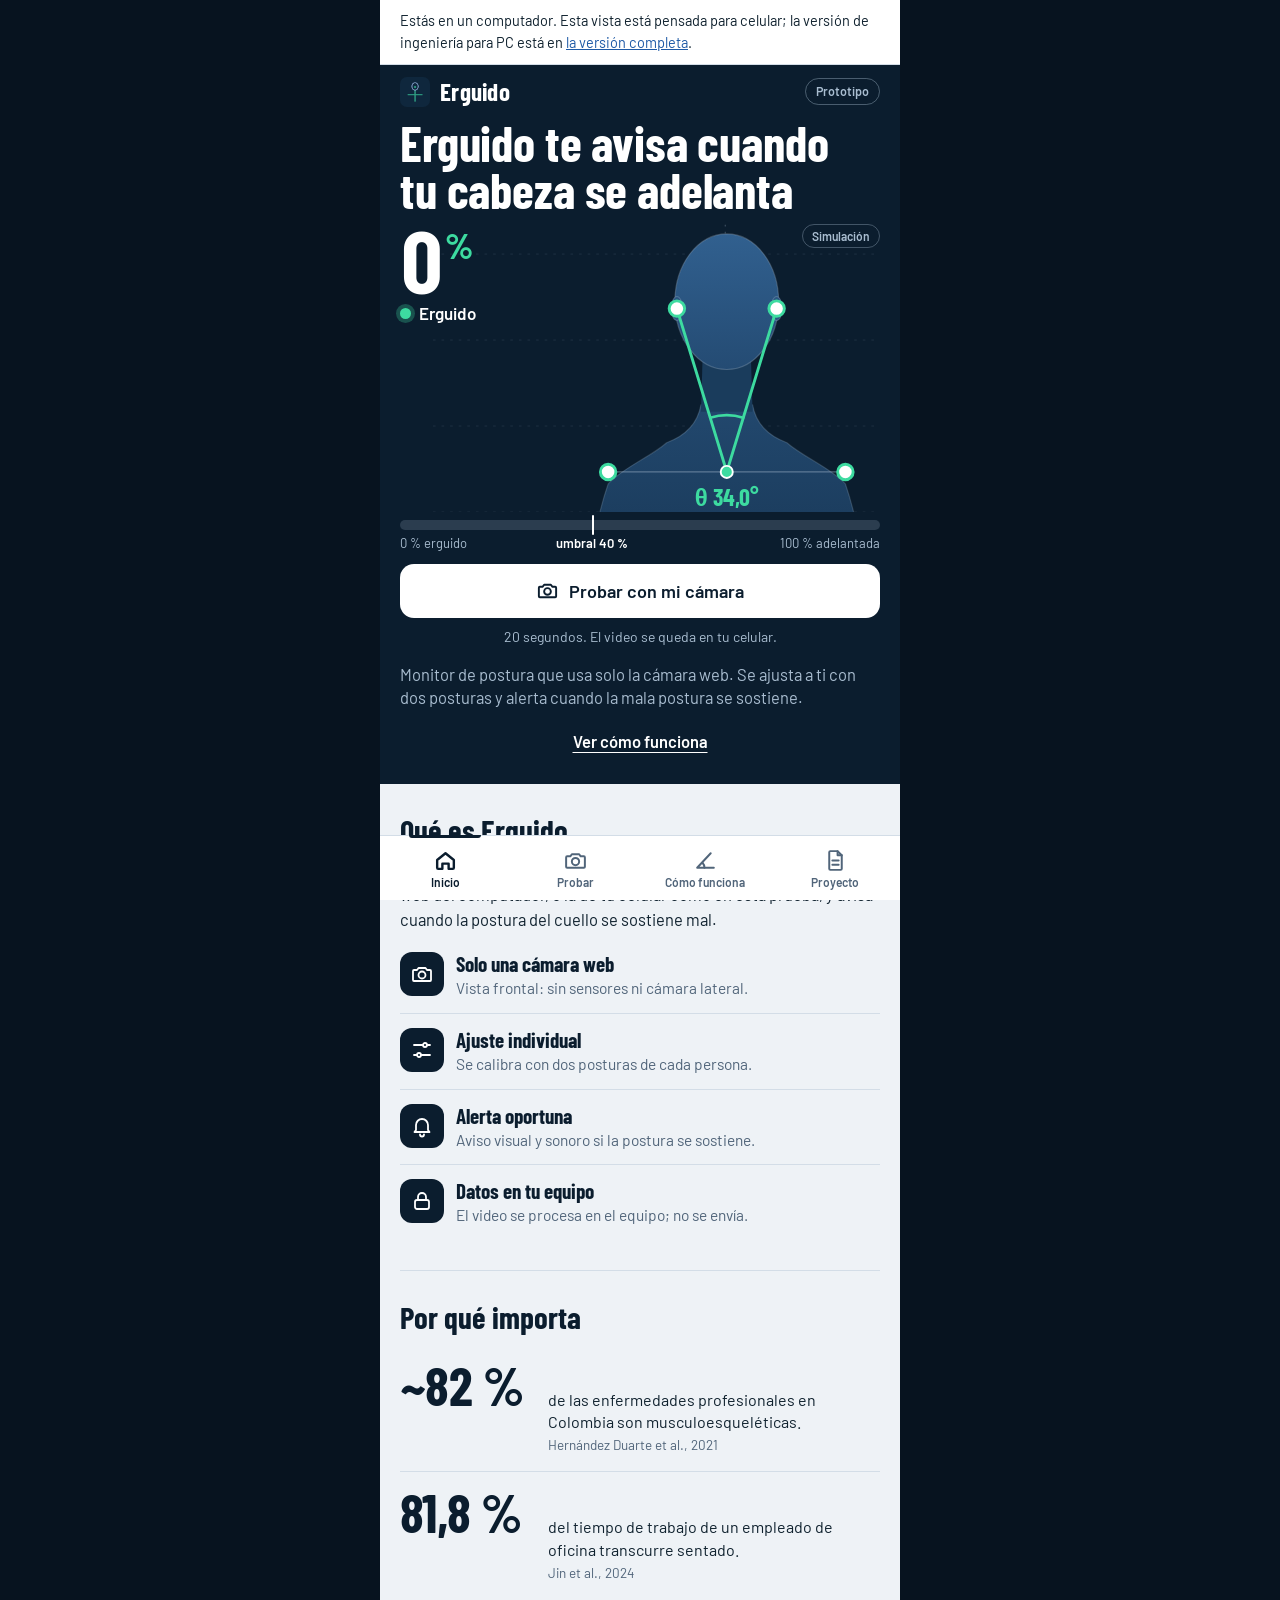
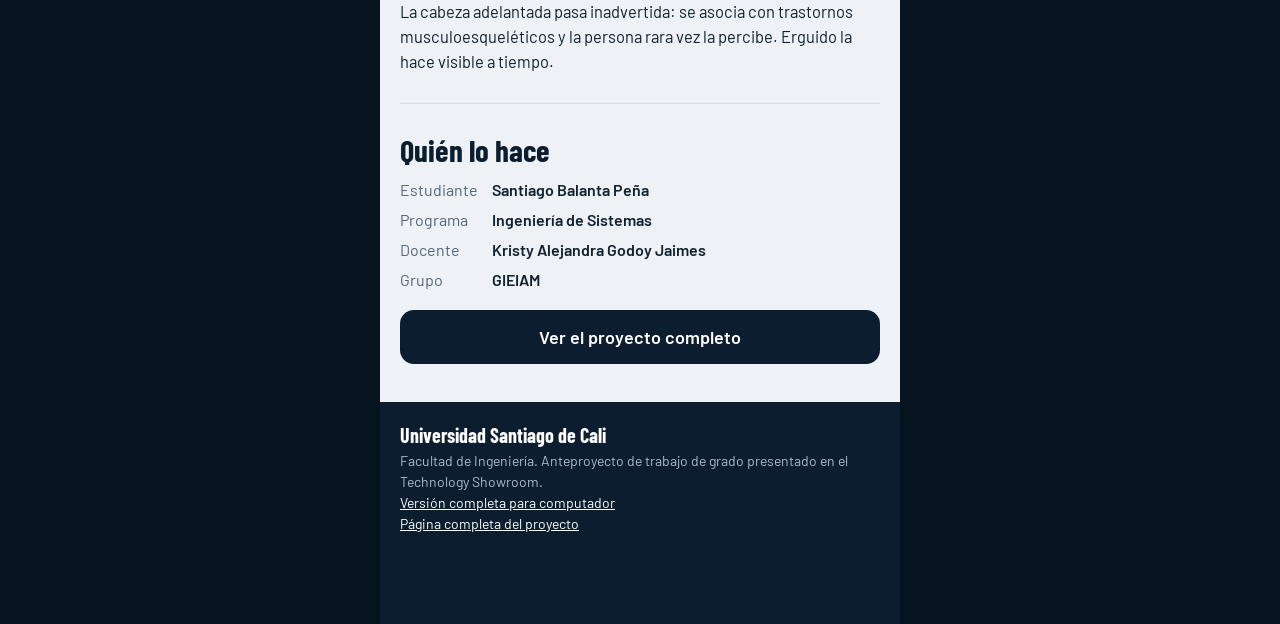
<file: movil.html>
<!doctype html>
<html lang="es">
<head>
<meta charset="utf-8">
<meta name="viewport" content="width=device-width,initial-scale=1,viewport-fit=cover">
<title>Erguido: monitor de postura con la cámara</title>
<meta name="description" content="Erguido avisa cuando tu cabeza se adelanta. Prueba el prototipo con la cámara de tu celular y consulta el proyecto de la Universidad Santiago de Cali.">
<meta name="theme-color" content="#0B1D2E">
<meta name="color-scheme" content="light">
<link rel="manifest" href="manifest.webmanifest">
<link rel="icon" href="icon-192.png">
<link rel="apple-touch-icon" href="icon-192.png">
<meta property="og:title" content="Erguido: monitor de postura con la cámara">
<meta property="og:description" content="Prueba en 20 segundos si tu cabeza se adelanta. Prototipo de trabajo de grado, Universidad Santiago de Cali.">
<meta property="og:type" content="website">
<meta name="mobile-web-app-capable" content="yes">
<meta name="apple-mobile-web-app-capable" content="yes">
<style>@font-face{font-family:"Barlow Condensed";font-weight:700;font-style:normal;font-display:swap;src:url([data-uri]) format("woff2")}@font-face{font-family:"Barlow";font-weight:400;font-style:normal;font-display:swap;src:url([data-uri]) format("woff2")}@font-face{font-family:"Barlow";font-weight:600;font-style:normal;font-display:swap;src:url([data-uri]) format("woff2")}:root{--navy:#0B1D2E;--navy-2:#12304A;--navy-3:#1B4064;--ink:#10222F;--muted:#51657A;--paper:#EEF2F6;--surface:#fff;--rule:#D3DDE7;--blue:#1F5AA6;--on-navy:#A9BDD0;--ok:#139A6B;--warn:#C98300;--bad:#D6393F;--ok-n:#3DDBA0;--warn-n:#FFC247;--bad-n:#FF6B70;--off-n:#8DA2B6;--nav:64px}*{box-sizing:border-box;-webkit-tap-highlight-color:transparent}html{-webkit-text-size-adjust:100%}body{margin:0;background:#07131f;color:var(--ink);font:400 16.5px/1.5 Barlow,system-ui,-apple-system,Segoe UI,Roboto,sans-serif;-webkit-font-smoothing:antialiased;text-rendering:optimizeLegibility}h1,h2,h3,.disp{font-family:Barlow Condensed,Arial Narrow,sans-serif;font-weight:700;margin:0;text-wrap:balance}p{margin:0}a{color:var(--blue)}img,svg{display:block}button{font:inherit;color:inherit}:focus-visible{outline:3px solid #6FA8FF;outline-offset:2px;border-radius:6px}[hidden]{display:none!important}.app{max-width:520px;margin:0 auto;min-height:100vh;min-height:100svh;background:var(--paper);position:relative}.screen{animation:in .22s ease-out both;padding-bottom:calc(var(--nav) + env(safe-area-inset-bottom))}@keyframes in{0%{opacity:0;transform:translateY(6px)}to{opacity:1;transform:none}}.pad{padding:0 20px}.nav{position:fixed;left:50%;bottom:0;transform:translate(-50%);width:min(100%,520px);z-index:20;background:#fff;border-top:1px solid var(--rule);display:grid;grid-template-columns:repeat(4,1fr);padding-bottom:env(safe-area-inset-bottom)}.nav a{height:var(--nav);display:flex;flex-direction:column;align-items:center;justify-content:center;gap:3px;text-decoration:none;color:var(--muted);font:600 12px/1 Barlow,system-ui,sans-serif;white-space:nowrap;position:relative}.nav svg{width:25px;height:25px;fill:none;stroke:currentColor;stroke-width:1.9;stroke-linecap:round;stroke-linejoin:round}.nav a[aria-current=page]{color:var(--navy)}.nav a[aria-current=page]:before{content:"";position:absolute;top:-1px;left:22%;right:22%;height:3px;border-radius:0 0 3px 3px;background:var(--navy)}.nav a[aria-current=page] svg{stroke-width:2.3}.bar{background:var(--navy);color:#fff;padding:calc(16px + var(--sat,env(safe-area-inset-top))) 20px 16px}.bar h1{font-size:33px;line-height:1}.bar p{margin-top:4px;color:var(--on-navy);font-size:15px;line-height:1.3}.hero{background:var(--navy);color:#fff;padding:calc(12px + var(--sat,env(safe-area-inset-top))) 20px 18px;position:relative;overflow:hidden}.topline{display:flex;align-items:center;justify-content:space-between;margin-bottom:12px}.brand{display:flex;align-items:center;gap:10px;font:700 25px/1 Barlow Condensed,sans-serif;letter-spacing:.01em}.brand img{width:30px;height:30px;border-radius:7px}.chip{font:600 12.5px/1 Barlow,sans-serif;color:var(--on-navy);border:1px solid rgba(169,189,208,.4);padding:6px 10px;border-radius:99px}.hero h1{font-size:clamp(38px,10.6vw,50px);line-height:.95;letter-spacing:-.003em;max-width:11em}.lead{margin-top:16px;color:var(--on-navy);font-size:16.5px;line-height:1.42;max-width:30em}.stage{position:relative;margin:10px 0 14px;--c:var(--ok-n)}.stage[data-st=atencion]{--c:var(--warn-n)}.stage[data-st=alerta]{--c:var(--bad-n)}.stage[data-st=off]{--c:var(--off-n)}.fig{width:100%;height:auto;overflow:hidden}.stage .fig{height:clamp(200px,min(66vw,32svh),296px)}.fig .grid line{stroke:#a9bdd024;stroke-width:1;stroke-dasharray:3 7}.fig .plumb{stroke:#a9bdd057;stroke-width:1.2;stroke-dasharray:2 6}.fig .body{fill:url(#gBody);stroke:#a9bdd038;stroke-width:1.4}.fig .neck{fill:#1a3c5c}.fig .head{fill:url(#gHead);stroke:#a9bdd04d;stroke-width:1.4}.fig .ghost{fill:none;stroke:#a9bdd061;stroke-width:1.4;stroke-dasharray:5 6;transition:opacity .2s}.fig .ear{fill:#2b5580;stroke:#a9bdd04d;stroke-width:1.2}.fig .shl{stroke:#a9bdd073;stroke-width:1.4}.fig .vec{stroke:var(--c);stroke-width:3.4;stroke-linecap:round;transition:stroke .25s}.fig .arc{fill:none;stroke:var(--c);stroke-width:3;stroke-linecap:round;transition:stroke .25s}.fig .th{fill:var(--c);font:700 28px Barlow Condensed,sans-serif;text-anchor:middle;transition:fill .25s}.fig .pt{fill:#fff;stroke:var(--c);stroke-width:3.4;transition:stroke .25s}.fig .mid{fill:var(--c);stroke:#fff;stroke-width:2.2;transition:fill .25s}.fig .pulse{fill:none;stroke:var(--c);stroke-width:2.4;opacity:0;transform-box:fill-box;transform-origin:center}.stage[data-st=alerta] .pulse{animation:pulse 1.1s ease-out infinite}@keyframes pulse{0%{opacity:.9;transform:scale(.7)}to{opacity:0;transform:scale(2.3)}}.read{position:absolute;left:0;top:0;max-width:42%}.simchip{position:absolute;right:0;top:0;font:600 12px/1 Barlow,sans-serif;color:var(--on-navy);border:1px solid rgba(169,189,208,.35);padding:5px 9px;border-radius:99px}.num{font:700 clamp(64px,20vw,88px)/.8 "Barlow Condensed",sans-serif;font-variant-numeric:tabular-nums;color:#fff;letter-spacing:-.01em;display:flex;align-items:flex-start}.num small{font-size:.42em;line-height:1.1;margin:.02em 0 0 .06em;color:var(--c);transition:color .25s}.lab{display:flex;align-items:center;gap:8px;margin-top:10px;font:600 17px/1.1 Barlow,sans-serif;color:#fff}.dot{flex:none;width:11px;height:11px;border-radius:50%;background:var(--c);box-shadow:0 0 0 4px color-mix(in srgb,var(--c) 28%,transparent);transition:background .25s}.gbar{position:relative;height:10px;border-radius:6px;background:#a9bdd033;margin:8px 0 0}.gbar i{position:absolute;left:0;top:0;bottom:0;border-radius:6px;background:var(--c);width:0;transition:background .25s}.gbar u{position:absolute;left:40%;top:-5px;bottom:-5px;width:2px;background:#fff;text-decoration:none;border-radius:2px}.gbar-l{position:relative;display:flex;justify-content:space-between;margin:7px 0 0;font:500 13px/1 Barlow,sans-serif;color:var(--on-navy)}.gbar-l .t{position:absolute;left:40%;transform:translate(-50%);color:#fff;font-weight:600}.btn{display:inline-flex;align-items:center;justify-content:center;gap:10px;min-height:54px;padding:0 24px;border-radius:14px;border:0;font:600 18px/1 Barlow,sans-serif;text-decoration:none;cursor:pointer;touch-action:manipulation}.btn svg{width:23px;height:23px;fill:none;stroke:currentColor;stroke-width:2;stroke-linecap:round;stroke-linejoin:round;flex:none}.btn.p{background:#fff;color:var(--navy)}.btn.d{background:var(--navy);color:#fff}.btn.g{background:transparent;color:var(--navy);box-shadow:inset 0 0 0 2px var(--navy)}.btn.gn{background:transparent;color:#fff;box-shadow:inset 0 0 0 2px #ffffff80}.btn.w{width:100%}.btn:active{transform:scale(.985)}.btn[disabled]{opacity:.5}.micro{margin-top:8px;text-align:center;font-size:14px;color:var(--on-navy)}.link{display:block;margin-top:8px;text-align:center;color:#fff;font-weight:600;padding:12px;text-underline-offset:4px}.sec{padding:30px 0 4px}.sec+.sec{border-top:1px solid var(--rule);margin-top:26px}.sec h2{font-size:31px;line-height:1.02;color:var(--navy);margin-bottom:12px}.sec h3{font-size:22px;line-height:1.1;color:var(--navy);margin:20px 0 6px}.sec p+p{margin-top:10px}.sec p{max-width:38em}.muted{color:var(--muted)}.small{font-size:14.5px;line-height:1.45}.feat{list-style:none;margin:16px 0 0;padding:0}.feat li{display:grid;grid-template-columns:44px 1fr;gap:12px;padding:14px 0;border-top:1px solid var(--rule)}.feat li:first-child{border-top:0;padding-top:4px}.feat svg{width:44px;height:44px;padding:10px;border-radius:12px;background:var(--navy);stroke:#fff;fill:none;stroke-width:1.8;stroke-linecap:round;stroke-linejoin:round}.feat b{display:block;font:700 21px/1.1 Barlow Condensed,sans-serif;color:var(--navy)}.feat span{display:block;margin-top:2px;color:var(--muted);font-size:15.5px;line-height:1.4}.stat{display:grid;grid-template-columns:132px 1fr;gap:16px;align-items:baseline;padding:16px 0;border-top:1px solid var(--rule)}.stat:first-of-type{border-top:0}.stat b{font:700 54px/.9 Barlow Condensed,sans-serif;color:var(--navy);letter-spacing:-.01em;white-space:nowrap}.stat span{font-size:16px;line-height:1.4}.stat em{display:block;font-style:normal;color:var(--muted);font-size:13.5px;margin-top:3px}.who{display:grid;grid-template-columns:auto 1fr;gap:6px 14px;margin:6px 0 0;font-size:16px}.who dt{color:var(--muted)}.who dd{margin:0;font-weight:600;color:var(--ink)}.screen{--bt:calc(var(--nav) + env(safe-area-inset-bottom))}.foot{margin:34px -20px calc(-1*var(--bt));padding:22px 20px calc(26px + var(--bt));background:var(--navy);color:var(--on-navy);font-size:14px;line-height:1.5}.foot b{display:block;color:#fff;font:700 20px/1.1 Barlow Condensed,sans-serif;margin-bottom:4px}.foot a{color:#fff}.note{background:#fff;border-left:4px solid var(--blue);padding:12px 14px;border-radius:0 10px 10px 0;font-size:15.5px;line-height:1.45;margin-top:14px}.note.warn{border-left-color:var(--warn)}.sec.accs{border-top:0;margin-top:8px;padding-top:6px}.lab-fig{background:var(--navy);margin:-1px -20px 0;padding:10px 20px 16px;color:#fff;--c:var(--ok-n)}.lab-fig[data-st=atencion]{--c:var(--warn-n)}.lab-fig[data-st=alerta]{--c:var(--bad-n)}.lab-fig .fig{height:clamp(220px,min(66vw,38svh),300px)}.lab-fig .gbar{margin:10px 0 0}.lab-fig .gbar-l{margin-top:7px}.lab-row{display:flex;justify-content:space-between;align-items:baseline;gap:10px;margin-top:10px}.lab-row .big{font:700 40px/1 Barlow Condensed,sans-serif;font-variant-numeric:tabular-nums}.lab-row .big small{font-size:.55em;color:var(--on-navy);margin-left:4px;font-weight:600}.lab-row .st{display:flex;align-items:center;gap:8px;font:600 16px/1 Barlow,sans-serif}.range{margin-top:16px}.range label{display:flex;justify-content:space-between;font:600 14.5px/1 Barlow,sans-serif;color:var(--on-navy);margin-bottom:8px}input[type=range]{-webkit-appearance:none;appearance:none;width:100%;height:36px;background:transparent;margin:0;touch-action:pan-y}input[type=range]::-webkit-slider-runnable-track{height:8px;border-radius:6px;background:#a9bdd047}input[type=range]::-moz-range-track{height:8px;border-radius:6px;background:#a9bdd047}input[type=range]::-webkit-slider-thumb{-webkit-appearance:none;width:30px;height:30px;border-radius:50%;background:#fff;border:0;margin-top:-11px;box-shadow:0 2px 8px #0006}input[type=range]::-moz-range-thumb{width:30px;height:30px;border-radius:50%;background:#fff;border:0;box-shadow:0 2px 8px #0006}.steps5{list-style:none;margin:8px 0 0;padding:0;position:relative}.steps5:before{content:"";position:absolute;left:19px;top:22px;bottom:30px;width:2px;background:var(--rule)}.steps5 li{display:grid;grid-template-columns:40px 1fr;gap:14px;padding:12px 0;position:relative}.steps5 .n{width:40px;height:40px;border-radius:50%;background:var(--navy);color:#fff;display:grid;place-items:center;font:700 20px/1 Barlow Condensed,sans-serif;position:relative;z-index:1}.steps5 b{display:block;font:700 22px/1.1 Barlow Condensed,sans-serif;color:var(--navy)}.steps5 span{display:block;color:var(--muted);font-size:15.5px;line-height:1.4;margin-top:2px}.formula{margin-top:10px;background:#fff;border:1px solid var(--rule);border-radius:12px;padding:12px 14px;font:600 17px/1.35 Barlow,sans-serif;color:var(--navy)}.formula small{display:block;font-weight:400;color:var(--muted);font-size:14px;margin-top:4px}.chart{width:100%;height:auto;margin-top:12px;background:#fff;border:1px solid var(--rule);border-radius:12px}.chart text{font:600 12px Barlow,sans-serif;fill:#51657a}.rel{display:grid;grid-template-columns:repeat(3,1fr);gap:8px;margin-top:12px}.rel div{background:#fff;border:1px solid var(--rule);border-radius:12px;padding:10px 10px 11px;font-size:13.5px;line-height:1.3;color:var(--muted)}.rel b{display:flex;align-items:center;gap:7px;font:700 20px/1 Barlow Condensed,sans-serif;color:var(--navy);margin-bottom:5px}.rel i{width:10px;height:10px;border-radius:50%}.steps{list-style:none;margin:14px 0 12px;padding:0;display:grid;grid-template-columns:repeat(4,1fr);gap:6px}.steps li{font:600 13px/1.1 Barlow,sans-serif;color:var(--muted);padding-top:9px;border-top:4px solid var(--rule);transition:border-color .2s,color .2s}.steps li.on{color:var(--navy);border-top-color:var(--navy)}.steps li.done{color:var(--navy);border-top-color:var(--ok)}.cam{--camh:30svh;position:relative;margin:0 auto;width:min(100%,calc(var(--camh)*var(--ar,1.3333)));aspect-ratio:var(--ar,1.3333);background:#0a1826;border-radius:18px;overflow:hidden;--c:var(--ok-n)}.cam[data-run=frame],.cam[data-run=cal],.cam[data-run=live]{--camh:46svh}.cam[data-st=atencion]{--c:var(--warn-n)}.cam[data-st=alerta]{--c:var(--bad-n)}.cam[data-st=off]{--c:var(--off-n)}.cam>video,.cam>canvas,.cam>.fig,.cam>.guide{position:absolute;inset:0;width:100%;height:100%}.cam>video,.cam>canvas{transform:scaleX(-1);opacity:0}.cam.has-video>video,.cam.has-video>canvas{opacity:1}.cam.has-video>.fig{display:none}.cam>video{object-fit:contain;background:#0a1826}.cam>.fig{height:100%}.cam .guide{fill:none;stroke:#ffffffbf;stroke-width:2.4;stroke-dasharray:7 8;opacity:0;transition:stroke .3s,opacity .4s;pointer-events:none}.cam[data-run=frame] .guide{opacity:1}.cam[data-q=ok] .guide{stroke:var(--ok-n);stroke-dasharray:none}.cam .ring{position:absolute;right:10px;top:10px;width:64px;height:64px;display:grid;place-items:center;pointer-events:none}.cam .ring svg{position:absolute;inset:0;width:100%;height:100%;transform:rotate(-90deg)}.cam .ring circle{fill:#07131f99;stroke:#ffffff47;stroke-width:5}.cam .ring circle+circle{fill:none;stroke:#fff;stroke-linecap:round;stroke-dasharray:213.6;stroke-dashoffset:213.6;transition:stroke-dashoffset .15s linear}.cam .ring b{position:relative;font:700 32px/1 Barlow Condensed,sans-serif;color:#fff}.cam .tag{position:absolute;left:10px;bottom:10px;display:flex;align-items:center;gap:7px;background:#07131fb3;color:#fff;border-radius:99px;padding:7px 11px;font:600 13.5px/1 Barlow,sans-serif;backdrop-filter:blur(6px);-webkit-backdrop-filter:blur(6px)}.cam .tag i{width:9px;height:9px;border-radius:50%;background:#fff}.cam[data-run=live] .tag,.cam .hud,.cam .hbar{display:none}.cam[data-run=live] .hud{display:block;position:absolute;left:0;right:0;top:0;padding:8px 12px 34px;background:linear-gradient(#07131fcc,#07131f00);pointer-events:none;text-shadow:0 1px 10px rgba(0,0,0,.45)}.cam .hud .num{font-size:60px}.cam .hud .lab{margin-top:8px;font-size:15.5px}.cam[data-run=live] .hbar{display:block;position:absolute;left:12px;right:12px;bottom:12px;height:10px;border-radius:6px;background:#ffffff4d;box-shadow:0 0 0 1px #07131f40}.hbar i{position:absolute;left:0;top:0;bottom:0;border-radius:6px;background:var(--c);width:0;transition:background .25s}.hbar u{position:absolute;left:40%;top:-5px;bottom:-5px;width:2px;background:#fff;border-radius:2px}.cam .flash{position:absolute;inset:0;border-radius:18px;box-shadow:inset 0 0 0 6px var(--bad-n);opacity:0;pointer-events:none}.cam[data-st=alerta] .flash{animation:fl .9s ease-in-out infinite}@keyframes fl{0%,to{opacity:.15}50%{opacity:1}}.cam .load{position:absolute;inset:0;display:grid;place-content:center;gap:12px;text-align:center;background:#07131fcc;color:#fff;padding:20px}.cam .load b{font:700 24px/1.05 Barlow Condensed,sans-serif}.cam .load p{color:var(--on-navy);font-size:14.5px;line-height:1.35}.prog{height:8px;border-radius:6px;background:#a9bdd047;overflow:hidden;width:min(220px,64vw);margin:0 auto}.prog i{display:block;height:100%;width:0;background:#fff;border-radius:6px;transition:width .2s}#probar:not([data-run=idle]) .bar{display:none}#probar[data-run=done] .cam,#probar[data-run=done] .coach,#probar[data-run=done] .simctl{display:none}#probar:not([data-run=idle]) .steps{margin-top:calc(14px + var(--sat,env(safe-area-inset-top)))}.coach{margin:14px 0 4px;min-height:84px}.coach h2{font-size:29px;line-height:1.02;color:var(--navy)}.coach p{margin-top:5px;color:var(--muted);font-size:16px;line-height:1.38}.simctl{margin-top:10px;background:var(--navy);border-radius:16px;padding:10px 16px 6px;color:#fff}.simctl label{display:flex;justify-content:space-between;font:600 14.5px/1 Barlow,sans-serif;color:var(--on-navy);padding-top:6px}.actions{display:grid;gap:10px;margin-top:14px}.fine{margin-top:14px;font-size:13.5px;line-height:1.4;color:var(--muted);text-align:center}.result{margin-top:16px;background:#fff;border:1px solid var(--rule);border-radius:16px;padding:18px 16px 16px}.result h2{font-size:30px;line-height:1;color:var(--navy)}.result .kpis{display:grid;grid-template-columns:repeat(3,1fr);gap:8px;margin:14px 0 12px}.result .kpis div{border-top:3px solid var(--navy);padding-top:8px}.result .kpis b{display:block;font:700 34px/1 Barlow Condensed,sans-serif;color:var(--navy);font-variant-numeric:tabular-nums}.result .kpis span{display:block;font-size:13.5px;line-height:1.25;color:var(--muted);margin-top:3px}.err{background:#fff;border-left:4px solid var(--bad);border-radius:0 12px 12px 0;padding:12px 14px;margin-top:12px;font-size:15.5px;line-height:1.4}.err b{display:block;font:700 20px/1.1 Barlow Condensed,sans-serif;color:var(--navy);margin-bottom:3px}.acc{border-top:1px solid var(--rule)}.acc:last-of-type{border-bottom:1px solid var(--rule)}.acc summary{list-style:none;cursor:pointer;display:flex;align-items:center;justify-content:space-between;gap:12px;min-height:58px;padding:10px 2px;font:700 23px/1.05 Barlow Condensed,sans-serif;color:var(--navy)}.acc summary::-webkit-details-marker{display:none}.acc summary:after{content:"";width:11px;height:11px;border-right:2.4px solid var(--navy);border-bottom:2.4px solid var(--navy);transform:rotate(45deg) translate(-3px,-3px);transition:transform .2s;flex:none;margin-right:4px}.acc[open] summary:after{transform:rotate(-135deg) translate(-3px,-3px)}.acc .in{padding:2px 2px 18px}.acc .in p+p,.acc .in ul+p,.acc .in p+ul{margin-top:10px}.acc ul,.acc ol{margin:8px 0 0;padding-left:22px}.acc li{margin:5px 0;line-height:1.42}.acc li::marker{color:var(--blue);font-weight:700}.q{margin-top:12px;background:var(--navy);color:#fff;border-radius:14px;padding:14px 16px;font:500 18px/1.35 Barlow,sans-serif}.q small{display:block;color:var(--on-navy);font-size:13px;margin-bottom:4px;font-weight:600}.tbl{width:100%;border-collapse:collapse;font-size:14.5px}.tbl th,.tbl td{padding:8px 6px;text-align:left;border-bottom:1px solid var(--rule);vertical-align:top}.tbl th{font-weight:600;color:var(--muted);font-size:13px}.tbl td.r,.tbl th.r{text-align:right;white-space:nowrap;font-variant-numeric:tabular-nums}.tbl tr.tot td{font-weight:700;color:var(--navy);border-bottom:0}.gantt td.m,.gantt th.m{width:30px;padding:8px 2px;text-align:center}.gantt td.m i{display:block;height:14px;border-radius:4px;background:var(--navy)}.gantt td.m i.e{background:transparent}.docs{display:grid;gap:10px;margin-top:6px}.docs .btn{justify-content:flex-start;min-height:52px;font-size:17px}.toast{position:fixed;left:50%;bottom:calc(var(--nav) + 18px + env(safe-area-inset-bottom));transform:translate(-50%,12px);background:var(--navy);color:#fff;padding:12px 16px;border-radius:12px;font:600 15px/1.2 Barlow,sans-serif;opacity:0;pointer-events:none;transition:.2s;z-index:30;max-width:90vw}.toast.on{opacity:1;transform:translate(-50%)}.deskbar{background:#fff;border-bottom:1px solid var(--rule);padding:10px 20px;font-size:14.5px;display:none}@media(min-width:900px)and (pointer:fine){.deskbar{display:block}}@supports not (height:1svh){.stage .fig{height:clamp(200px,min(66vw,32vh),296px)}.lab-fig .fig{height:clamp(220px,min(66vw,38vh),300px)}.cam{--camh:30vh}.cam[data-run=frame],.cam[data-run=cal],.cam[data-run=live]{--camh:46vh}}@media(prefers-reduced-motion:reduce){*{animation:none!important;transition:none!important}}@media(max-width:359px){.stat{grid-template-columns:104px 1fr}.stat b{font-size:46px}}.emb .to-site{display:none}.emb{--sat:34px}
</style>
</head>
<body>
<svg width="0" height="0" style="position:absolute" aria-hidden="true" focusable="false"><defs>
<linearGradient id="gBody" x1="0" y1="0" x2="0" y2="1"><stop offset="0" stop-color="#22486E"/><stop offset="1" stop-color="#132E49"/></linearGradient>
<linearGradient id="gHead" x1="0" y1="0" x2="0" y2="1"><stop offset="0" stop-color="#31608F"/><stop offset="1" stop-color="#244B73"/></linearGradient>
</defs></svg>
<div class="app" id="app">
<main>
<section id="inicio" class="screen" aria-label="Inicio">
<div class="deskbar">Estás en un computador. Esta vista está pensada para celular; la versión de ingeniería para PC está en <a href="app.html">la versión completa</a>.</div>
<div class="hero">
<div class="topline">
<div class="brand"><img src="icon-192.png" width="30" height="30" alt=""><span>Erguido</span></div>
<span class="chip">Prototipo</span>
</div>
<h1>Erguido te avisa cuando tu cabeza se adelanta</h1>
<div class="stage" id="heroStage" data-st="ok">
<svg id="heroFig" class="fig" role="img" aria-label="Figura que adelanta la cabeza y muestra el índice de Erguido subiendo de 0 a 100 por ciento"></svg>
<span class="simchip">Simulación</span>
<div class="read">
<div class="num"><span id="hNum">0</span><small>%</small></div>
<div class="lab"><i class="dot"></i><span id="hLab">Erguido</span></div>
</div>
<div class="gbar" aria-hidden="true"><i id="hBar"></i><u></u></div>
<div class="gbar-l" aria-hidden="true"><span>0&nbsp;% erguido</span><span class="t">umbral 40&nbsp;%</span><span>100&nbsp;% adelantada</span></div>
</div>
<a class="btn p w" href="#probar"><svg viewBox="0 0 24 24" aria-hidden="true"><path d="M4 8h3l1.5-2h7L17 8h3a1 1 0 0 1 1 1v9a1 1 0 0 1-1 1H4a1 1 0 0 1-1-1V9a1 1 0 0 1 1-1z"/><circle cx="12" cy="13" r="3.5"/></svg>Probar con mi cámara</a>
<p class="micro">20 segundos. El video se queda en tu celular.</p>
<p class="lead">Monitor de postura que usa solo la cámara web. Se ajusta a ti con dos posturas y alerta cuando la mala postura se sostiene.</p>
<a class="link" href="#como">Ver cómo funciona</a>
</div>
<div class="pad">
<section class="sec">
<h2>Qué es Erguido</h2>
<p>Es un sistema de monitoreo de cabeza adelantada. Usa la cámara web del computador, o la de tu celular como en esta prueba, y avisa cuando la postura del cuello se sostiene mal.</p>
<ul class="feat">
<li><svg viewBox="0 0 24 24" aria-hidden="true"><path d="M4 8h3l1.5-2h7L17 8h3a1 1 0 0 1 1 1v9a1 1 0 0 1-1 1H4a1 1 0 0 1-1-1V9a1 1 0 0 1 1-1z"/><circle cx="12" cy="13" r="3.5"/></svg><div><b>Solo una cámara web</b><span>Vista frontal: sin sensores ni cámara lateral.</span></div></li>
<li><svg viewBox="0 0 24 24" aria-hidden="true"><path d="M4 7h9M17 7h3M4 17h3M11 17h9"/><circle cx="15" cy="7" r="2"/><circle cx="9" cy="17" r="2"/></svg><div><b>Ajuste individual</b><span>Se calibra con dos posturas de cada persona.</span></div></li>
<li><svg viewBox="0 0 24 24" aria-hidden="true"><path d="M6 16v-5a6 6 0 0 1 12 0v5l1.5 2h-15z"/><path d="M10 20.5a2 2 0 0 0 4 0"/></svg><div><b>Alerta oportuna</b><span>Aviso visual y sonoro si la postura se sostiene.</span></div></li>
<li><svg viewBox="0 0 24 24" aria-hidden="true"><rect x="5" y="11" width="14" height="9" rx="2"/><path d="M8 11V8a4 4 0 0 1 8 0v3"/></svg><div><b>Datos en tu equipo</b><span>El video se procesa en el equipo; no se envía.</span></div></li>
</ul>
</section>
<section class="sec">
<h2>Por qué importa</h2>
<div class="stat"><b>~82&nbsp;%</b><span>de las enfermedades profesionales en Colombia son musculoesqueléticas.<em>Hernández Duarte et al., 2021</em></span></div>
<div class="stat"><b>81,8&nbsp;%</b><span>del tiempo de trabajo de un empleado de oficina transcurre sentado.<em>Jin et al., 2024</em></span></div>
<p>La cabeza adelantada pasa inadvertida: se asocia con trastornos musculoesqueléticos y la persona rara vez la percibe. Erguido la hace visible a tiempo.</p>
</section>
<section class="sec">
<h2>Quién lo hace</h2>
<dl class="who">
<dt>Estudiante</dt><dd>Santiago Balanta Peña</dd>
<dt>Programa</dt><dd>Ingeniería de Sistemas</dd>
<dt>Docente</dt><dd>Kristy Alejandra Godoy Jaimes</dd>
<dt>Grupo</dt><dd>GIEIAM</dd>
</dl>
<a class="btn d w" href="#proyecto" style="margin-top:18px">Ver el proyecto completo</a>
</section>
<div class="foot">
<b>Universidad Santiago de Cali</b>
Facultad de Ingeniería. Anteproyecto de trabajo de grado presentado en el Technology Showroom.<br>
<a href="app.html">Versión completa para computador</a><br>
<a class="to-site" href="./">Página completa del proyecto</a>
</div>
</div>
</section>
<section id="probar" class="screen" hidden aria-label="Probar con la cámara" data-run="idle">
<header class="bar"><h1>Probar</h1><p>Prueba guiada de unos 20 segundos.</p></header>
<div class="pad">
<ol class="steps" id="tSteps" aria-label="Pasos de la prueba">
<li data-s="frame">Encuadre</li><li data-s="up">Erguido</li><li data-s="fwd">Adelantada</li><li data-s="live">En vivo</li>
</ol>
<div class="cam" id="cam" data-run="idle" data-st="ok">
<video id="tVid" playsinline muted autoplay></video>
<svg id="tFig" class="fig" aria-hidden="true"></svg>
<canvas id="tOv"></canvas>
<svg class="guide" viewBox="0 0 300 400" preserveAspectRatio="xMidYMax meet" aria-hidden="true"><ellipse cx="150" cy="138" rx="56" ry="72"/><path d="M14 400C18 340 52 300 104 286L132 276M286 400C282 340 248 300 196 286L168 276"/></svg>
<div class="hud" aria-live="off"><div class="num"><span id="gNum">0</span><small>%</small></div><div class="lab"><i class="dot"></i><span id="gLab">Erguido</span></div></div>
<div class="hbar" aria-hidden="true"><i id="gBar"></i><u></u></div>
<div class="ring" id="tRing" hidden><svg viewBox="0 0 76 76" aria-hidden="true"><circle cx="38" cy="38" r="34"/><circle cx="38" cy="38" r="34" id="tRingP"/></svg><b id="tRingN"></b></div>
<div class="tag" id="tTag" hidden><i></i><span id="tTagT">Encuadre</span></div>
<div class="flash" aria-hidden="true"></div>
<div class="load" id="tLoad" hidden><b id="tLoadT">Preparando el análisis</b><div class="prog"><i id="tProg"></i></div><p id="tLoadP">Primera vez: se descarga el modelo de detección, unos 15 MB.</p></div>
</div>
<div class="coach" aria-live="polite"><h2 id="tCoachT">Prueba de 20 segundos</h2><p id="tCoachP">Erguido necesita ver tu cabeza y tus hombros. Toca el botón y permite el uso de la cámara.</p></div>
<div class="err" id="tErr" hidden><b id="tErrT"></b><span id="tErrP"></span></div>
<div class="simctl" id="tSim" hidden>
<label for="tSimR"><span>Cabeza erguida</span><span>Cabeza adelantada</span></label>
<input type="range" id="tSimR" min="0" max="100" value="0" aria-label="Mover la cabeza de la persona simulada">
</div>
<div class="actions">
<button class="btn d w" id="tMain" type="button">Activar cámara</button>
<button class="btn g w" id="tSkip" type="button" hidden>Continuar así</button>
<button class="btn g w" id="tAlt" type="button">Probar sin cámara (simulación)</button>
</div>
<section class="result" id="tRes" hidden>
<h2 id="tResT">Prueba completada</h2>
<p class="muted" id="tResP"></p>
<div class="kpis">
<div><b id="rA">3 s</b><span>de postura sostenida para activar la alerta</span></div>
<div><b id="rM">0&nbsp;%</b><span>índice máximo</span></div>
<div><b id="rR">Alta</b><span id="rRl">confiabilidad de la medición</span></div>
</div>
<p class="small muted">En el estudio la alerta espera 8 s (ajustable); aquí usamos 3 s para que veas el resultado rápido.</p>
<div class="actions">
<button class="btn d w" id="rAgain" type="button">Repetir la prueba</button>
<a class="btn g w" href="#como">Ver cómo funciona</a>
<button class="btn g w" data-share type="button">Compartir Erguido</button>
</div>
</section>
<p class="fine">El video se procesa dentro de tu celular. No se envía, no se guarda y se apaga al salir de esta pantalla.</p>
</div>
</section>
<section id="como" class="screen" hidden aria-label="Cómo funciona">
<header class="bar"><h1>Cómo funciona</h1><p>Un ángulo en tu imagen frontal, comparado con tus propias posturas.</p></header>
<div class="pad">
<div class="lab-fig" id="lab" data-st="ok">
<svg id="labFig" class="fig" role="img" aria-label="Figura interactiva: al mover el control la cabeza se adelanta y el ángulo theta crece"></svg>
<div class="lab-row">
<div class="big"><span id="lNum">0</span><small>% índice</small></div>
<div class="st"><i class="dot"></i><span id="lLab">Erguido</span></div>
</div>
<div class="gbar" aria-hidden="true"><i id="lBar"></i><u></u></div>
<div class="gbar-l" aria-hidden="true"><span>0&nbsp;% erguido</span><span class="t">umbral 40&nbsp;%</span><span>100&nbsp;% adelantada</span></div>
<div class="range">
<label for="lRange"><span>Cabeza erguida</span><span>Cabeza adelantada</span></label>
<input id="lRange" type="range" min="0" max="100" value="0">
</div>
</div>
<p class="note">Mueve el control: al adelantar la cabeza, las orejas bajan hacia los hombros y el ángulo θ crece. Si el índice pasa de 40&nbsp;% y lo sostienes 2 s, se activa la alerta (en el estudio, 8 s).</p>
<section class="sec">
<h2>Cinco pasos</h2>
<ol class="steps5">
<li><span class="n">1</span><div><b>Captura</b><span>La cámara web entrega video frontal.</span></div></li>
<li><span class="n">2</span><div><b>Puntos clave</b><span>MediaPipe Pose ubica orejas y hombros entre los 33 puntos del cuerpo.</span></div></li>
<li><span class="n">3</span><div><b>Ángulo θ</b><span>Se mide en el centro de los hombros, entre las líneas que van a cada oreja.</span></div></li>
<li><span class="n">4</span><div><b>Índice de 0 a 100&nbsp;%</b><span>Compara tu θ actual con el de tus dos posturas de ajuste.</span></div></li>
<li><span class="n">5</span><div><b>Alerta</b><span>Si el índice llega a 40&nbsp;% o más y se sostiene, avisa con imagen y sonido.</span></div></li>
</ol>
<div class="formula">Índice = (θ − θ<sub>erguido</sub>) ÷ (θ<sub>adelantada</sub> − θ<sub>erguido</sub>)<small>0&nbsp;% = erguido. 100&nbsp;% = tu postura adelantada.</small></div>
</section>
<section class="sec">
<h2>Ajuste individual</h2>
<p>Cada cuerpo es distinto, así que no hay un ángulo universal. Erguido te pide dos posturas: una erguida y una con la cabeza adelantada, cómoda y sostenida. Con ellas fija tu rango y el umbral de alerta como una fracción de ese rango (40&nbsp;%, ajustable).</p>
</section>
<section class="sec">
<h2>Alerta con histéresis</h2>
<p>La alerta no salta por un movimiento breve. Se activa cuando el índice llega a 40&nbsp;% o más y se sostiene 8 s (ajustable). Se apaga cuando baja del 85&nbsp;% del umbral, es decir, de 34&nbsp;%.</p>
<svg class="chart" viewBox="0 0 360 160" role="img" aria-label="Gráfica del índice en el tiempo: un pico breve no activa la alerta; un pico sostenido durante 8 segundos sí">
<line x1="16" y1="130" x2="286" y2="130" stroke="#9FB0C2" stroke-width="1.2"/>
<line x1="16" y1="86" x2="286" y2="86" stroke="#10222F" stroke-width="1.4" stroke-dasharray="5 4"/>
<line x1="16" y1="93" x2="286" y2="93" stroke="#51657A" stroke-width="1.1" stroke-dasharray="2 4"/>
<text x="292" y="84">umbral 40&nbsp;%</text><text x="292" y="104">apaga 34&nbsp;%</text>
<path d="M87 52V128M180 52V128" stroke="#1F5AA6" stroke-width="1" stroke-dasharray="2 4" fill="none"/>
<path d="M87 52V46M180 52V46M87 49H180" stroke="#1F5AA6" stroke-width="1.6" fill="none"/><text x="133" y="41" text-anchor="middle" style="fill:#1F5AA6">8 s sostenido</text>
<rect x="180" y="14" width="70" height="22" rx="7" fill="#D6393F"/><text x="215" y="29" text-anchor="middle" style="fill:#fff;font-size:12.5px">Alerta</text>
<path d="M16 130L29 128L38 94L44 80L51 94L58 126L71 128L83 102L88 84L101 60L118 48L145 52L173 50L196 56L215 70L229 92L240 112L256 126L286 128" fill="none" stroke="#0B1D2E" stroke-width="2.6" stroke-linejoin="round" stroke-linecap="round"/>
<text x="44" y="70" text-anchor="middle">pico breve</text>
<text x="44" y="150" text-anchor="middle">sin alerta</text>
<text x="286" y="148" text-anchor="end">tiempo</text><text x="16" y="14">índice</text>
</svg>
</section>
<section class="sec">
<h2>Índice de confiabilidad</h2>
<p>Antes de medir, Erguido revisa qué tan bien te ve: visibilidad de los puntos, encuadre y giro del cuerpo. Con eso asigna un nivel. Si es Baja, no mide, para no dar una alerta falsa.</p>
<div class="rel">
<div><b><i style="background:#139A6B"></i>Alta</b>Mide con normalidad.</div>
<div><b><i style="background:#C98300"></i>Media</b>Mide y sugiere mejorar el encuadre.</div>
<div><b><i style="background:#D6393F"></i>Baja</b>No mide hasta que te vea mejor.</div>
</div>
</section>
<section class="sec">
<h2>Tus datos se quedan contigo</h2>
<p>El video se procesa en el mismo dispositivo con el modelo que se descarga al abrir la prueba. No se envía a ningún servidor ni se guarda. Al salir de la pantalla Probar, la cámara se apaga.</p>
</section>
<section class="sec">
<h2>Celular y computador</h2>
<p>Esta app es la versión simple, para probar en 20 segundos. En computador existe un modo de ingeniería con el esqueleto de 33 puntos, la malla del rostro y un panel de telemetría.</p>
<a class="btn g w" href="app.html" style="margin-top:14px">Abrir la versión completa</a>
</section>
</div>
</section>
<section id="proyecto" class="screen" hidden aria-label="Proyecto">
<header class="bar"><h1>Proyecto</h1><p>Diseño de un sistema de monitoreo de cabeza adelantada con cámara web frontal y ajuste individual.</p></header>
<div class="pad">
<section class="sec">
<h2>Equipo y respaldo</h2>
<dl class="who">
<dt>Estudiante</dt><dd>Santiago Balanta Peña</dd>
<dt>Programa</dt><dd>Ingeniería de Sistemas</dd>
<dt>Docente</dt><dd>Kristy Alejandra Godoy Jaimes</dd>
<dt>Facultad</dt><dd>Ingeniería</dd>
<dt>Universidad</dt><dd>Santiago de Cali</dd>
<dt>Grupo</dt><dd>GIEIAM</dd>
<dt>Línea</dt><dd>Instrumentación, automatización y sistemas inteligentes</dd>
<dt>Modalidad</dt><dd>Proyecto de grado de investigación</dd>
</dl>
<div class="note warn"><b>Estado del proyecto:</b> prototipo funcional en desarrollo. La validación con participantes (CVA de perfil y escala SUS) está planificada para los meses 5 y 6 del cronograma, por eso aquí no se muestran cifras de exactitud.</div>
</section>
<section class="sec accs">
<details class="acc" open><summary>El problema</summary><div class="in">
<p>El ángulo craneovertebral (CVA) es el indicador clínico de la cabeza adelantada y se mide de perfil. Pero la cámara web de un escritorio ve a la persona de frente.</p>
<p>Falta una herramienta frontal, individual y contrastada con el CVA.</p>
<div class="q"><small>Pregunta de investigación</small>¿Qué nivel de concordancia existe entre el cambio de la cabeza adelantada estimado con una cámara web frontal y ajuste individual, y el ángulo craneovertebral medido de perfil?</div>
</div></details>
<details class="acc"><summary>Justificación</summary><div class="in">
<ul>
<li><b>Pertinencia.</b> Los trastornos musculoesqueléticos son la primera causa de morbilidad de origen laboral en Colombia, cerca del 82&nbsp;% de las enfermedades profesionales (Hernández Duarte et al., 2021).</li>
<li><b>Viabilidad.</b> BlazePose, la base de MediaPipe Pose, se diseñó para funcionar en tiempo real en dispositivos móviles (Bazarevsky et al., 2020).</li>
<li><b>Aporte.</b> Estima la cabeza adelantada desde la vista frontal, ajusta la relación a cada usuario y contrasta su desempeño con el CVA de perfil, sin sensores de profundidad ni hardware adicional.</li>
</ul>
</div></details>
<details class="acc"><summary>Objetivos</summary><div class="in">
<p><b>General.</b> Diseñar un sistema de monitoreo de la cabeza adelantada, con cámara web frontal y ajuste individual, cuyo desempeño se contraste con el CVA medido de perfil.</p>
<p style="margin-top:12px"><b>Específicos</b></p>
<ol>
<li>Estimar en tiempo real el ángulo entre ambas orejas y el punto medio de los hombros, con los puntos clave de un modelo de pose.</li>
<li>Ajustar para cada usuario los umbrales de alerta a su postura erguida y a su cabeza adelantada.</li>
<li>Diseñar una alerta visual y sonora con histéresis temporal, que se active solo cuando la medición sea fiable y la postura inadecuada se sostenga.</li>
<li>Determinar la exactitud del ángulo frontal frente al CVA de perfil, tomado como patrón de referencia, con correlación y error absoluto medio.</li>
<li>Evaluar la usabilidad con la escala SUS en un entorno de oficina simulado.</li>
</ol>
</div></details>
<details class="acc"><summary>Marco teórico y estado del arte</summary><div class="in">
<ul>
<li><b>CVA.</b> Ángulo entre la horizontal y la línea que une C7 con el oído, medido en una foto lateral (Titcomb et al., 2024).</li>
<li><b>Pose.</b> BlazePose entrega 33 puntos del cuerpo; la cámara lateral es la que menos error produce (Murugan et al., 2025).</li>
<li><b>Plano frontal.</b> El ángulo entre el esternón y el trago de ambas orejas permite predecir cambios del CVA, pero se midió con marcadores colocados a mano (Molaeifar et al., 2021).</li>
<li><b>Brecha.</b> 8 estudios (2021–2026) no combinan vista frontal, ajuste individual y validación.</li>
</ul>
</div></details>
<details class="acc"><summary>Metodología</summary><div class="in">
<p>Investigación aplicada y cuantitativa, de tipo tecnológico-experimental. Seis meses y seis fases:</p>
<ol>
<li>Revisión bibliográfica y selección de tecnología: MediaPipe, OpenPose y MoveNet.</li>
<li>Arquitectura del sistema en 4 módulos.</li>
<li>Detección y cálculo de los ángulos orejas–hombros.</li>
<li>Ajuste individual con 2 posturas, umbral de 40&nbsp;% y alertas.</li>
<li>Pruebas piloto: iluminación, distancia y posición de la cámara.</li>
<li>Validación con usuarios: CVA de perfil y escala SUS.</li>
</ol>
<p><b>Ética.</b> Los participantes firmarán consentimiento informado. El video se usa solo para calcular ángulos en tiempo real y no se almacena.</p>
</div></details>
<details class="acc"><summary>Cronograma</summary><div class="in">
<table class="tbl gantt"><thead><tr><th>Actividad</th><th class="m">M1</th><th class="m">M2</th><th class="m">M3</th><th class="m">M4</th><th class="m">M5</th><th class="m">M6</th></tr></thead><tbody>
<tr><td>Revisión y tecnología</td><td class="m"><i></i></td><td class="m"><i class="e"></i></td><td class="m"><i class="e"></i></td><td class="m"><i class="e"></i></td><td class="m"><i class="e"></i></td><td class="m"><i class="e"></i></td></tr>
<tr><td>Arquitectura</td><td class="m"><i class="e"></i></td><td class="m"><i></i></td><td class="m"><i class="e"></i></td><td class="m"><i class="e"></i></td><td class="m"><i class="e"></i></td><td class="m"><i class="e"></i></td></tr>
<tr><td>Detección y ángulos</td><td class="m"><i class="e"></i></td><td class="m"><i></i></td><td class="m"><i></i></td><td class="m"><i class="e"></i></td><td class="m"><i class="e"></i></td><td class="m"><i class="e"></i></td></tr>
<tr><td>Ajuste y alertas</td><td class="m"><i class="e"></i></td><td class="m"><i class="e"></i></td><td class="m"><i></i></td><td class="m"><i></i></td><td class="m"><i class="e"></i></td><td class="m"><i class="e"></i></td></tr>
<tr><td>Pruebas piloto</td><td class="m"><i class="e"></i></td><td class="m"><i class="e"></i></td><td class="m"><i class="e"></i></td><td class="m"><i></i></td><td class="m"><i></i></td><td class="m"><i class="e"></i></td></tr>
<tr><td>Validación</td><td class="m"><i class="e"></i></td><td class="m"><i class="e"></i></td><td class="m"><i class="e"></i></td><td class="m"><i class="e"></i></td><td class="m"><i></i></td><td class="m"><i></i></td></tr>
<tr><td>Análisis e informe</td><td class="m"><i class="e"></i></td><td class="m"><i class="e"></i></td><td class="m"><i class="e"></i></td><td class="m"><i class="e"></i></td><td class="m"><i class="e"></i></td><td class="m"><i></i></td></tr>
</tbody></table>
</div></details>
<details class="acc"><summary>Presupuesto</summary><div class="in">
<div style="overflow-x:auto"><table class="tbl"><thead><tr><th>Concepto</th><th class="r">Aporte</th><th class="r">COP</th></tr></thead><tbody>
<tr><td>Personal (estudiante y profesor)</td><td class="r">USC, especie</td><td class="r">3.000.000</td></tr>
<tr><td>Viáticos</td><td class="r">Externo, efectivo</td><td class="r">200.000</td></tr>
<tr><td>Transporte</td><td class="r">Externo, efectivo</td><td class="r">150.000</td></tr>
<tr><td>Materiales</td><td class="r">Externo, efectivo</td><td class="r">100.000</td></tr>
<tr><td>Equipos</td><td class="r">Externo, especie</td><td class="r">2.500.000</td></tr>
<tr><td>Imprevistos</td><td class="r">Externo, efectivo</td><td class="r">150.000</td></tr>
<tr class="tot"><td>Total</td><td class="r"></td><td class="r">6.100.000</td></tr>
</tbody></table></div>
</div></details>
<details class="acc" open><summary>Referencias y documentos</summary><div class="in">
<div class="docs">
<a class="btn g w" href="referencias.html">Referencias bibliográficas</a>
<a class="btn g w" href="anteproyecto.html">Leer el anteproyecto</a>
<a class="btn g w" href="Erguido_referencias.docx">Descargar referencias (.docx)</a>
<a class="btn g w" href="app.html">Versión completa para computador</a>
<button class="btn d w" data-share type="button">Compartir Erguido</button>
</div>
</div></details>
</section>
<div class="foot">
<b>Universidad Santiago de Cali</b>
Facultad de Ingeniería. Grupo de investigación GIEIAM.
</div>
</div>
</section>
</main>
<nav class="nav" aria-label="Secciones">
<a href="#inicio" data-s="inicio"><svg viewBox="0 0 24 24" aria-hidden="true"><path d="M4 11.5 12 5l8 6.5V19a1 1 0 0 1-1 1h-4v-5H9v5H5a1 1 0 0 1-1-1z"/></svg>Inicio</a>
<a href="#probar" data-s="probar"><svg viewBox="0 0 24 24" aria-hidden="true"><path d="M4 8h3l1.5-2h7L17 8h3a1 1 0 0 1 1 1v9a1 1 0 0 1-1 1H4a1 1 0 0 1-1-1V9a1 1 0 0 1 1-1z"/><circle cx="12" cy="13" r="3.5"/></svg>Probar</a>
<a href="#como" data-s="como"><svg viewBox="0 0 24 24" aria-hidden="true"><path d="M4 19h16M4 19 17 5"/><path d="M11 19a7 7 0 0 0-1.9-4.8"/></svg>Cómo funciona</a>
<a href="#proyecto" data-s="proyecto"><svg viewBox="0 0 24 24" aria-hidden="true"><path d="M7 3h7l4 4v13a1 1 0 0 1-1 1H7a1 1 0 0 1-1-1V4a1 1 0 0 1 1-1z"/><path d="M14 3v4h4M9 12h6M9 16h6"/></svg>Proyecto</a>
</nav>
<div class="toast" id="toast" role="status" aria-live="polite"></div>
</div>
<script>(()=>{"use strict";const d=(t,e=document)=>e.querySelector(t),C=(t,e=document)=>[...e.querySelectorAll(t)],b=(t,e,s)=>Math.max(e,Math.min(s,t)),J=t=>t.reduce((e,s)=>e+s,0)/(t.length||1),xt=t=>{const e=J(t);return Math.sqrt(J(t.map(s=>(s-e)**2)))},gt=(t,e=1)=>Number.isFinite(t)?t.toFixed(e).replace(".",","):"\u2014",K=matchMedia("(prefers-reduced-motion: reduce)").matches,tt=.4,k=480,M=640,ht={ok:"Erguido",atencion:"Atenci\xF3n",alerta:"Cabeza adelantada",off:"Sin medici\xF3n"},vt={ok:"#3DDBA0",atencion:"#FFC247",alerta:"#FF6B70",off:"#8DA2B6"},W=window.top!==window.self;function A(t,e,s){const i=Array.from({length:33},()=>({x:.5,y:.5,z:0,visibility:0})),a=Math.sin(e*.7)*2.2,n=Math.sin(e*1.1)*1.4,r=()=>s?(Math.random()-.5)*1.4:0,h=240,o=452+n,u=138,f=190*(1-.36*t),m=58*(1+.17*t),c=o-f,p=(g,l,L)=>{i[g]={x:(l+a+r())/k,y:(L+r())/M,z:0,visibility:.99}};return p(11,h+u,o),p(12,h-u,o),p(7,h+m,c),p(8,h-m,c),p(0,h,c+26+20*t),i}function B(t,e,s){const i=c=>({x:t[c].x*e,y:t[c].y*s}),a=i(7),n=i(8),r=i(11),h=i(12),o={x:(r.x+h.x)/2,y:(r.y+h.y)/2},u={x:a.x-o.x,y:a.y-o.y},f={x:n.x-o.x,y:n.y-o.y},m=(u.x*f.x+u.y*f.y)/(Math.hypot(u.x,u.y)*Math.hypot(f.x,f.y)||1);return Math.acos(b(m,-1,1))*180/Math.PI}const et=B(A(0,0,!1),k,M),bt=B(A(1,0,!1),k,M),lt=t=>(t-et)/(bt-et);function Y(){this.reset()}Y.prototype.reset=function(){this.sm={},this.fS=null,this.f=null,this.pts=null,this.light=100,this.rel={score:0,label:"Baja",reasons:["Sin se\xF1al"],checks:{}}},Y.prototype.push=function(t,e,s){if(!(t&&t[7]&&t[8]&&t[11]&&t[12]))return this.f=null,this.pts=null,this.rel={score:0,label:"Baja",reasons:["No se detecta a la persona"],checks:{}},!1;[0,7,8,11,12].forEach(T=>{var yt;const D=t[T],z=this.sm[T],pt=(yt=D.visibility)!=null?yt:1;z?(z.x+=(D.x-z.x)*.45,z.y+=(D.y-z.y)*.45,z.v+=(pt-z.v)*.35):this.sm[T]={x:D.x,y:D.y,v:pt}});const i=T=>({x:this.sm[T].x*e,y:this.sm[T].y*s,v:this.sm[T].v}),a=i(0),n=i(7),r=i(8),h=i(11),o=i(12),u={x:(h.x+o.x)/2,y:(h.y+o.y)/2},f={x:(n.x+r.x)/2,y:(n.y+r.y)/2},m=Math.hypot(h.x-o.x,h.y-o.y)||1,c=Math.hypot(n.x-r.x,n.y-r.y)||1,p={x:n.x-u.x,y:n.y-u.y},g={x:r.x-u.x,y:r.y-u.y},l=(p.x*g.x+p.y*g.y)/(Math.hypot(p.x,p.y)*Math.hypot(g.x,g.y)||1),L=Math.acos(b(l,-1,1))*180/Math.PI;let j=h.x-o.x,_=h.y-o.y;j<0&&(j=-j,_=-_);const S=Math.atan2(_,j)*180/Math.PI,$=(a.x-f.x)/c,y=Math.min(n.v,r.v,h.v,o.v),w=Math.min(n.v,r.v),q=Math.min(h.v,o.v);this.pts={nose:a,L:n,R:r,sL:h,sR:o,M:u,E:f},this.f={angle:L,tilt:S,yaw:$,vis:y,earVis:w,shVis:q,shFrac:m/e},this.fS=this.fS?{angle:this.fS.angle+(L-this.fS.angle)*.3}:{angle:L};const x=this.f,N=this.pts,O=e<s?.85:.6,v=[],F={},Q=b((x.vis-.4)/.4,0,1);let I=x.shFrac>=.2&&x.shFrac<=O?1:x.shFrac<.2?b((x.shFrac-.14)/.06,0,1):b((O+.2-x.shFrac)/.2,0,1);const X=T=>T.x>e*.01&&T.x<e*.99&&T.y>s*.01&&T.y<s*.985,rt=[N.L,N.R,N.sL,N.sR].every(X);rt||(I*=.3);const At=1-b((Math.abs(x.tilt)-6)/14,0,1),Et=1-b((Math.abs(x.yaw)-.35)/.5,0,1),Pt=100*Q*I*(.5+.5*At)*(.5+.5*Et);F.face=x.earVis>.6,F.sh=x.shVis>.6&&rt,F.face||v.push("Muestra tus orejas: aparta el cabello o gira un poco hacia la c\xE1mara"),!rt||!F.sh?v.push("Aleja el celular hasta que se vean tus dos hombros"):x.shFrac<.2?v.push("Ac\xE9rcate un poco a la c\xE1mara"):x.shFrac>O&&v.push("Aleja un poco el celular"),Math.abs(x.yaw)>.35&&v.push("Mira de frente a la c\xE1mara"),Math.abs(x.tilt)>8&&v.push("Nivela el celular: tus hombros se ven inclinados"),this.light<45&&v.push("Hay poca luz: busca una zona m\xE1s iluminada");const ft=this.rel.score,ot=ft+(Pt-ft)*.25;return this.rel={score:ot,label:ot>=70?"Alta":ot>=40?"Media":"Baja",reasons:v,checks:F},!0};function E(t,e){this.hold=t,this.recover=e,this.reset()}E.prototype.reset=function(){this.streak=0,this.rec=0,this.alert=!1,this.idx=null,this.max=-9,this.alerts=0,this.t=0,this.unrel=0,this.justAlerted=!1,this.justEnded=!1,this.relSum=0,this.relN=0},E.prototype.step=function(t,e,s){return this.justAlerted=this.justEnded=!1,this.t+=e,!s||t==null||!Number.isFinite(t)?(this.idx=null,this.unrel+=e,this.state()):(this.idx=t,this.max=Math.max(this.max,t),t>=tt?(this.streak+=e,this.rec=0):t<tt*.85&&(this.rec+=e,this.rec>=this.recover&&(this.streak=0,this.alert&&(this.alert=!1,this.justEnded=!0))),this.streak>=this.hold&&!this.alert&&(this.alert=!0,this.alerts++,this.justAlerted=!0),this.state())},E.prototype.state=function(){return this.idx==null?"off":this.alert?"alerta":this.streak>0||this.idx>=tt*.75?"atencion":"ok"};function st(t,e,s){t.setAttribute("viewBox",e),t.setAttribute("preserveAspectRatio",s||"xMidYMid meet"),t.innerHTML='<g class="grid"><line x1="-100" x2="600" y1="200" y2="200"/><line x1="-100" x2="600" y1="300" y2="300"/><line x1="-100" x2="600" y1="400" y2="400"/><line x1="-100" x2="600" y1="500" y2="500"/></g><line class="plumb" x1="240" x2="240" y1="-50" y2="700"/><path class="body"/><path class="neck"/><ellipse class="ghost"/><ellipse class="head"/><ellipse class="ear eL"/><ellipse class="ear eR"/><line class="shl"/><line class="vec vL"/><line class="vec vR"/><path class="arc"/><text class="th"></text><circle class="pulse pL" r="14"/><circle class="pulse pR" r="14"/><circle class="pt kL" r="9"/><circle class="pt kR" r="9"/><circle class="pt sL" r="9"/><circle class="pt sR" r="9"/><circle class="mid" r="7"/>';const i=h=>t.querySelector(h),a={body:i(".body"),neck:i(".neck"),ghost:i(".ghost"),head:i(".head"),eL:i(".eL"),eR:i(".eR"),shl:i(".shl"),vL:i(".vL"),vR:i(".vR"),arc:i(".arc"),th:i(".th"),pL:i(".pL"),pR:i(".pR"),kL:i(".kL"),kR:i(".kR"),sL:i(".sL"),sR:i(".sR"),mid:i(".mid")},n=(h,o)=>{for(const u in o)h.setAttribute(u,o[u])};let r="";return{draw(h,o,u){const f=X=>({x:h[X].x*k,y:h[X].y*M}),m=f(7),c=f(8),p=f(11),g=f(12),l={x:(p.x+g.x)/2,y:(p.y+g.y)/2},L={x:(m.x+c.x)/2,y:(m.y+c.y)/2},j=Math.abs(m.x-c.x)/2,_=Math.abs(p.x-g.x)/2,S=l.x-_,$=l.x+_,y=l.y,w=l.x;n(a.body,{d:`M${S-30} 700C${S-28} 590 ${S-18} 520 ${S} ${y+14}C${S+16} ${y-4} ${S+50} ${y-18} ${w-70} ${y-34}C${w-48} ${y-42} ${w-34} ${y-56} ${w-30} ${y-78}L${w+30} ${y-78}C${w+34} ${y-56} ${w+48} ${y-42} ${w+70} ${y-34}C${$-50} ${y-18} ${$-16} ${y-4} ${$} ${y+14}C${$+18} 520 ${$+28} 590 ${$+30} 700Z`}),n(a.neck,{d:`M${w-27} ${L.y+20}L${w-30} ${y-70}L${w+30} ${y-70}L${w+27} ${L.y+20}Z`}),n(a.head,{cx:L.x,cy:L.y-8,rx:j*1.04,ry:j*1.36}),n(a.ghost,{cx:L.x,cy:y-190-8,rx:58*1.04,ry:58*1.36,opacity:o>.06?1:0}),n(a.eL,{cx:m.x,cy:m.y,rx:6.5,ry:14}),n(a.eR,{cx:c.x,cy:c.y,rx:6.5,ry:14}),n(a.shl,{x1:g.x,y1:g.y,x2:p.x,y2:p.y}),n(a.vL,{x1:l.x,y1:l.y,x2:m.x,y2:m.y}),n(a.vR,{x1:l.x,y1:l.y,x2:c.x,y2:c.y});const q={x:c.x-l.x,y:c.y-l.y},x={x:m.x-l.x,y:m.y-l.y},N=Math.hypot(q.x,q.y)||1,O=Math.hypot(x.x,x.y)||1,v=66,F={x:l.x+q.x/N*v,y:l.y+q.y/N*v},Q={x:l.x+x.x/O*v,y:l.y+x.y/O*v};n(a.arc,{d:`M${F.x} ${F.y}A${v} ${v} 0 0 1 ${Q.x} ${Q.y}`}),n(a.th,{x:l.x,y:l.y+40});const I="\u03B8 "+gt(u)+"\xB0";I!==r&&(a.th.textContent=I,r=I),n(a.kL,{cx:m.x,cy:m.y}),n(a.kR,{cx:c.x,cy:c.y}),n(a.sL,{cx:p.x,cy:p.y}),n(a.sR,{cx:g.x,cy:g.y}),n(a.mid,{cx:l.x,cy:l.y}),n(a.pL,{cx:m.x,cy:m.y}),n(a.pR,{cx:c.x,cy:c.y})}}}let P=null;function U(){try{P=P||new(window.AudioContext||window.webkitAudioContext),P.state==="suspended"&&P.resume()}catch{}}["pointerdown","touchend","click"].forEach(t=>addEventListener(t,U,{passive:!0}));function wt(){try{U(),[0,.26].forEach(t=>{const e=P.createOscillator(),s=P.createGain();e.type="sine",e.frequency.value=880,e.connect(s),s.connect(P.destination);const i=P.currentTime+t;s.gain.setValueAtTime(1e-4,i),s.gain.exponentialRampToValueAtTime(.22,i+.02),s.gain.exponentialRampToValueAtTime(1e-4,i+.22),e.start(i),e.stop(i+.24)})}catch{}}function Tt(){try{navigator.vibrate&&navigator.vibrate([220,90,220])}catch{}}let ct=0;function dt(t){const e=d("#toast");e.textContent=t,e.classList.add("on"),clearTimeout(ct),ct=setTimeout(()=>e.classList.remove("on"),2600)}async function Lt(){const t=location.origin+location.pathname.replace(/[^/]*$/,""),e={title:"Erguido",text:"Erguido avisa cuando tu cabeza se adelanta. Pru\xE9balo en tu celular.",url:t};try{if(navigator.share){await navigator.share(e);return}}catch(s){if(s&&s.name==="AbortError")return}try{await navigator.clipboard.writeText(t),dt("Enlace copiado")}catch{dt(t)}}C("[data-share]").forEach(t=>t.addEventListener("click",Lt));function it(t,e,s,i,a,n){t.dataset.st=a;const r=n==null?"\u2013":String(b(Math.round(n*100),0,999));e.textContent!==r&&(e.textContent=r),s.textContent!==ht[a]&&(s.textContent=ht[a]),i.style.width=(n==null?0:b(n,0,1)*100)+"%"}const Z={run:!1,init(){this.fig=st(d("#heroFig"),"20 165 400 335","xMaxYMax meet"),this.mon=new E(1,.35),this.root=d("#heroStage"),this.num=d("#hNum"),this.lab=d("#hLab"),this.bar=d("#hBar"),this.draw(0,0),this.tick=this.tick.bind(this)},cyc(t){t%=9.4;const e=s=>s<.5?4*s*s*s:1-Math.pow(-2*s+2,3)/2;return t<2?0:t<3.6?e((t-2)/1.6):t<6.4?1:t<8?1-e((t-6.4)/1.6):0},draw(t,e){const s=A(t,e,!1),i=B(s,k,M),a=lt(i),n=this.mon.step(a,this.dt||.016,!0);this.fig.draw(s,t,i),it(this.root,this.num,this.lab,this.bar,n,a)},start(){this.run||K||(this.run=!0,this.t0=performance.now(),this.last=this.t0,this.mon.reset(),requestAnimationFrame(this.tick))},stop(){this.run=!1},tick(t){if(!this.run)return;this.dt=b((t-this.last)/1e3,0,.1),this.last=t;const e=(t-this.t0)/1e3;this.draw(this.cyc(e),e),requestAnimationFrame(this.tick)}},G={init(){this.fig=st(d("#labFig"),"20 165 400 335","xMidYMax meet"),this.mon=new E(2,.6),this.root=d("#lab"),this.num=d("#lNum"),this.lab=d("#lLab"),this.bar=d("#lBar"),this.rng=d("#lRange"),this.f=0,this.t=0,this.rng.addEventListener("input",()=>{this.f=this.rng.value/100,this.paint(.016)}),this.paint(.016)},paint(t){const e=A(this.f,this.t,!1),s=B(e,k,M),i=lt(s),a=this.mon.step(i,t,!0);this.fig.draw(e,this.f,s),it(this.root,this.num,this.lab,this.bar,a,i)},start(){this.timer||(this.last=performance.now(),this.timer=setInterval(()=>{const t=performance.now(),e=b((t-this.last)/1e3,0,.2);this.last=t,this.t+=e,this.paint(e)},60))},stop(){clearInterval(this.timer),this.timer=0}},at=[["pose.js",47089],["pose_solution_packed_assets_loader.js",8002],["pose_solution_simd_wasm_bin.js",276478],["pose_solution_simd_wasm_bin.wasm",6104372],["pose_solution_packed_assets.data",2962288],["pose_landmark_full.tflite",6440512],["pose_web.binarypb",1007]],kt=at.reduce((t,e)=>t+e[1],0);function Mt(t){return new Promise((e,s)=>{const i=document.createElement("script");i.src=t,i.onload=e,i.onerror=()=>s(new Error("script")),document.head.appendChild(i)})}async function Ct(t){const e=new Array(at.length).fill(0),s=()=>t(b(e.reduce((i,a)=>i+a,0)/kt,0,1));await Promise.all(at.map(async([i],a)=>{try{const n=await fetch(i);if(!n.ok)return;if(n.body&&n.body.getReader){const r=n.body.getReader();for(;;){const{done:h,value:o}=await r.read();if(h)break;e[a]+=o.length,s()}}else{const r=await n.arrayBuffer();e[a]=r.byteLength,s()}}catch{}}))}let V=null,H=null;function Rt(t){return V?Promise.resolve(V):H||(H=(async()=>{await Ct(t),window.Pose||await Mt("pose.js");const e=new window.Pose({locateFile:s=>new URL(s,location.href).href});return e.setOptions({modelComplexity:1,smoothLandmarks:!0,enableSegmentation:!1,minDetectionConfidence:.5,minTrackingConfidence:.5}),e.onResults(s=>R.onPose(s.poseLandmarks||null)),await e.initialize(),V=e,e})().catch(e=>{throw H=null,e}),H)}const R={s:"idle",src:"none",T:new Y,mon:null,cal:null,flow:null,stream:null,loopOn:!1,simTimer:0,simF:0,simTarget:0,W:k,H:M,last:0,lightT:0,wake:null,tries:0,skipTimer:!1,els(){const t=e=>document.getElementById(e);Object.assign(this,{root:t("probar"),cam:t("cam"),vid:t("tVid"),ov:t("tOv"),figEl:t("tFig"),ring:t("tRing"),ringP:t("tRingP"),ringN:t("tRingN"),tag:t("tTag"),tagT:t("tTagT"),load:t("tLoad"),prog:t("tProg"),loadT:t("tLoadT"),loadP:t("tLoadP"),coach:d("#probar .coach"),coachT:t("tCoachT"),coachP:t("tCoachP"),err:t("tErr"),errT:t("tErrT"),errP:t("tErrP"),gNum:t("gNum"),gLab:t("gLab"),gBar:t("gBar"),simBox:t("tSim"),simR:t("tSimR"),main:t("tMain"),alt:t("tAlt"),skip:t("tSkip"),res:t("tRes")}),this.fig=st(this.figEl,"0 140 480 400","xMidYMid meet"),this.ctx=this.ov.getContext("2d"),this.main.addEventListener("click",()=>{this.s==="idle"||this.s==="error"?this.startCam():this.reset()}),this.alt.addEventListener("click",()=>this.startSim()),this.skip.addEventListener("click",()=>{this.skip.hidden=!0,this.s==="frame"&&this.toCal("up")}),t("rAgain").addEventListener("click",()=>this.reset()),this.simR.addEventListener("input",()=>{this.src==="sim"&&this.s==="live"&&(this.simTarget=this.simR.value/100)}),this.sim0()},sim0(){this.fig.draw(A(0,0,!1),0,et),this.cam.style.setProperty("--ar","1.2"),this.cam.classList.remove("has-video")},enter(){this.cam||this.els(),this.reset()},leave(){this.cam&&(this.stopAll(),this.setState("idle"))},reset(){this.stopAll(),this.tries=0,this.setState("idle"),this.sim0()},setRun(t){this.cam.dataset.run=t,this.root.dataset.run=t},setCoach(t,e){this.coachT.textContent=t,this.coachP.textContent=e},setSteps(t){const e=["frame","up","fwd","live"],s=e.indexOf(t);C("#tSteps li").forEach((i,a)=>{i.className=a<s?"done":a===s?"on":""})},showRing(t,e){this.ring.hidden=t==null&&e==null,t!=null&&(this.ringN.textContent=t),e!=null&&(this.ringP.style.strokeDashoffset=String(213.6*(1-b(e,0,1))))},showErr(t,e){this.err.hidden=!t,t&&(this.errT.textContent=t,this.errP.textContent=e)},setState(t){this.s=t;const e=t==="live",s=t==="frame"||t==="up"||t==="fwd",i=s||e;this.setRun(e?"live":t==="frame"?"frame":s?"cal":t==="done"?"done":"idle"),this.cam.dataset.st="ok",delete this.cam.dataset.q,this.simBox.hidden=!(e&&this.src==="sim"),this.res.hidden=t!=="done",this.ring.hidden=!0,this.tag.hidden=!i,this.load.hidden=t!=="loading",this.skip.hidden=!0,this.skipTimer=!1,this.showErr(null),this.setSteps(i?t:"none"),t==="done"&&C("#tSteps li").forEach(a=>{a.className="done"}),this.main.hidden=t==="done",this.alt.hidden=!(t==="idle"||t==="error"),this.main.disabled=t==="loading",this.main.textContent=t==="idle"?"Activar c\xE1mara":t==="error"?"Reintentar":t==="loading"?"Preparando\u2026":"Detener la prueba",this.main.className="btn w "+(i?"g":"d"),this.coach.hidden=t==="done",t==="idle"&&this.setCoach("Prueba de 20 segundos","Erguido necesita ver tu cabeza y tus hombros. Toca el bot\xF3n y permite el uso de la c\xE1mara."),t==="loading"&&this.setCoach("Preparando el an\xE1lisis","Mientras carga el modelo, sost\xE9n el celular a la altura de los ojos.")},setTag(t){this.tagT.textContent=t},async startCam(){if(U(),this.stopAll(),this.src="cam",this.setState("loading"),this.prog.style.width="0",this.loadT.textContent="Preparando el an\xE1lisis",this.loadP.textContent="Primera vez: se descarga el modelo de detecci\xF3n, unos 15 MB.",!navigator.mediaDevices||!navigator.mediaDevices.getUserMedia)return this.fail("Este navegador no permite usar la c\xE1mara","Abre este enlace en Chrome o Safari. Si llegaste desde WhatsApp, Instagram u otra app, toca el men\xFA o el icono de compartir y elige \xABAbrir en el navegador\xBB.");try{const t=navigator.mediaDevices.getUserMedia({video:{facingMode:"user",width:{ideal:480},height:{ideal:640}},audio:!1}),e=Rt(i=>{this.prog.style.width=(i*100).toFixed(0)+"%",i>=.999&&(this.loadT.textContent="Iniciando el modelo",this.loadP.textContent="Casi listo.")});let s;try{s=await t}catch(i){throw e.catch(()=>0),i}if(this.stream=s,this.vid.srcObject=s,this.vid.muted=!0,this.vid.playsInline=!0,await this.vid.play().catch(()=>0),await new Promise(i=>this.vid.videoWidth?i():this.vid.addEventListener("loadedmetadata",i,{once:!0})),await e,this.src!=="cam"||this.s!=="loading")return;this.W=this.vid.videoWidth,this.H=this.vid.videoHeight,this.ov.width=this.W,this.ov.height=this.H,this.cam.style.setProperty("--ar",(this.W/this.H).toFixed(4)),this.cam.classList.add("has-video"),this.T.reset(),this.mon=new E(3,1.5),this.cal=null,this.tries=0,this.last=performance.now(),this.begin(),this.keepAwake(!0),this.runLoop()}catch(t){this.stopAll();const e=t&&t.name;e==="NotAllowedError"||e==="SecurityError"?this.fail("No hay permiso para usar la c\xE1mara","Toca el candado junto a la direcci\xF3n, permite la c\xE1mara para este sitio y vuelve a intentarlo."):e==="NotFoundError"||e==="OverconstrainedError"?this.fail("No se encontr\xF3 una c\xE1mara","Este dispositivo no tiene c\xE1mara disponible. Puedes ver la simulaci\xF3n sin c\xE1mara."):e==="NotReadableError"||e==="AbortError"?this.fail("La c\xE1mara est\xE1 ocupada","Cierra la otra aplicaci\xF3n que la usa (videollamada, c\xE1mara) y vuelve a intentarlo."):this.fail("No se pudo cargar el an\xE1lisis","Revisa tu conexi\xF3n a internet y vuelve a intentarlo.")}},fail(t,e){this.stopAll(),this.setState("error"),this.setCoach("No pudimos empezar","Puedes reintentar o ver c\xF3mo funciona con una persona simulada."),this.showErr(t,e)},async runLoop(){this.loopOn=!0;let t=-1;const e="requestVideoFrameCallback"in HTMLVideoElement.prototype;for(;this.loopOn&&V&&this.src==="cam";){if(this.vid.readyState>=2&&this.vid.currentTime!==t){t=this.vid.currentTime;try{await V.send({image:this.vid})}catch{}}await Promise.race([new Promise(s=>e?this.vid.requestVideoFrameCallback(()=>s()):requestAnimationFrame(()=>s())),new Promise(s=>setTimeout(s,120))])}},onPose(t){this.src==="cam"&&this.loopOn&&this.onFrame(t,this.W,this.H)},sampleLight(t){if(t-this.lightT<900||this.src!=="cam")return;this.lightT=t;const e=this.lc||(this.lc=document.createElement("canvas"));e.width=32,e.height=24;const s=e.getContext("2d",{willReadFrequently:!0});try{s.drawImage(this.vid,0,0,32,24);const i=s.getImageData(0,0,32,24).data;let a=0;for(let n=0;n<i.length;n+=4)a+=.299*i[n]+.587*i[n+1]+.114*i[n+2];this.T.light=a/(i.length/4)/255*100*1.6}catch{}},async keepAwake(t){try{t?!this.wake&&"wakeLock"in navigator&&(this.wake=await navigator.wakeLock.request("screen"),this.wake.addEventListener("release",()=>{this.wake=null})):this.wake&&(await this.wake.release(),this.wake=null)}catch{this.wake=null}},startSim(){U(),this.stopAll(),this.src="sim",this.W=k,this.H=M,this.simF=0,this.simTarget=0,this.simR.value=0,this.cam.style.setProperty("--ar","1.2"),this.cam.classList.remove("has-video"),this.T.reset(),this.mon=new E(3,1.5),this.cal=null,this.tries=0,this.last=performance.now(),this.t0=this.last,this.begin(),this.simTimer=setInterval(()=>{const t=(performance.now()-this.t0)/1e3;this.simF+=(this.simTarget-this.simF)*.22;const e=A(this.simF,t,!0);this.onFrame(e,k,M)},50)},stopAll(){this.loopOn=!1,clearInterval(this.simTimer),this.simTimer=0,this.keepAwake(!1),this.stream&&(this.stream.getTracks().forEach(t=>t.stop()),this.stream=null),this.vid&&(this.vid.srcObject=null),this.ctx&&this.ctx.clearRect(0,0,this.ov.width,this.ov.height),this.src="none"},begin(){if(this.setState("frame"),this.flow={t:0},this.skipTimer=!1,window.scrollTo(0,0),this.src==="sim"){this.toCal("up");return}this.setTag("Encuadre"),this.setCoach("Encuadra tu cabeza y tus hombros","Aleja el celular hasta ver los dos hombros dentro del marco. Ap\xF3yalo si puedes."),this.showRing("",0),this.shownAt=performance.now()},toCal(t){this.s=t,this.flow={ph:"count",t:0,buf:[]},this.setSteps(t),this.setRun("cal"),this.tag.hidden=!1,this.skip.hidden=!0,this.setTag(t==="up"?"Postura erguida":"Cabeza adelantada"),t==="up"?this.setCoach("Si\xE9ntate erguido","Espalda recta, orejas sobre los hombros y mirada al frente. Empezamos en\u2026"):this.setCoach("Ahora adelanta la cabeza","Ll\xE9vala hacia la pantalla, como si leyeras algo muy peque\xF1o, y mantenla ah\xED."),this.simTarget=t==="up"?0:.9},onFrame(t,e,s){const i=performance.now(),a=b((i-this.last)/1e3,0,.25);this.last=i,this.sampleLight(i);const n=this.T.push(t,e,s);this.step(a,n),this.paintCam(n)},step(t,e){const s=this.T,i=s.rel.score;if(this.s==="frame"){const a=e&&i>=60;if(this.flow.t=a?this.flow.t+t:0,this.cam.dataset.q=a?"ok":"no",this.showRing("",this.flow.t/1.2),this.coachP.textContent=a?"Perfecto, no te muevas.":s.rel.reasons[0]||(e?"Mejora un poco el encuadre.":"Ub\xEDcate frente a la c\xE1mara, con la cabeza y los hombros dentro del marco."),this.flow.t>=1.2){this.toCal("up");return}!this.skipTimer&&performance.now()-this.shownAt>7e3&&e&&i>=40&&(this.skipTimer=!0,this.skip.hidden=!1);return}if(this.s==="up"||this.s==="fwd"){this.calStep(t,e);return}this.s==="live"&&this.liveStep(t,e)},calStep(t,e){const s=this.flow,i=this.s,a=this.T;if(s.t+=t,s.ph==="count"){const f=Math.max(0,3-s.t);this.showRing(Math.ceil(f),s.t/3),s.t>=3&&(s.ph="cap",s.t=0,s.buf=[],this.coachT.textContent=i==="up"?"Mant\xE9n la postura erguida":"Mant\xE9n la cabeza adelantada",this.coachP.textContent="Qu\xE9date quieto un momento\u2026");return}e&&a.rel.score>=50&&s.buf.push(a.fS.angle);const n=22,r=2.2,h=7,o=s.buf.length;if(this.showRing("",Math.max(o/n,s.t/r)),o>=n&&s.t>=r||s.t>=h){if(this.ring.hidden=!0,o<12){s.ph="count",s.t=0,this.coachT.textContent="No te ve\xEDamos bien",this.coachP.textContent=(a.rel.reasons[0]||"Mejora el encuadre y la luz")+". Repetimos en\u2026";return}const u=J(s.buf),f=xt(s.buf);if(i==="up"){this.cal={up:{m:u,sd:f}},this.toCal("fwd");return}const m=this.cal.up,c=u-m.m,p=Math.sqrt((m.sd**2+f**2)/2)||1e-6,g=Math.abs(c)/p,l=this.tries>=2?1.5:3;if(Math.abs(c)<l){if(this.tries++,s.ph="count",s.t=0,s.buf=[],this.tries>3){this.fail("No se distinguieron tus dos posturas","Casi no cambi\xF3 el \xE1ngulo. Mejora la luz, encuadra bien los hombros y adelanta la cabeza con m\xE1s claridad.");return}this.coachT.textContent="Adelanta un poco m\xE1s",this.coachP.textContent="Casi no cambi\xF3 el \xE1ngulo. Lleva la cabeza m\xE1s hacia la pantalla. Repetimos en\u2026";return}this.cal.fwd={m:u,sd:f},this.cal.snr=g,this.toLive()}},idxOf(t){const e=this.cal;return(t-e.up.m)/(e.fwd.m-e.up.m)},toLive(){this.s="live",this.mon.reset(),this.setSteps("live"),this.setRun("live"),this.simBox.hidden=this.src!=="sim",this.ring.hidden=!0,this.setCoach("Ya te estamos midiendo",this.src==="sim"?"Mueve el control para adelantar la cabeza de la persona simulada y mantenla unos 3 s.":"Adelanta la cabeza como en el ajuste y mantenla unos 3 s para ver la alerta."),this.liveT=0,this.after=null,this.simTarget=this.simR.value/100,this.hinted=!1},liveStep(t,e){const s=this.mon,i=this.T,a=e&&i.rel.score>=40;this.liveT+=t;const n=a?this.idxOf(i.fS.angle):null,r=s.step(n,t,a);if(a&&(s.relSum+=i.rel.score,s.relN++),it(this.cam,this.gNum,this.gLab,this.gBar,r,n),!a&&this.liveT>1&&(this.coachP.textContent=i.rel.reasons[0]||"Vuelve a encuadrar tu cabeza y tus hombros."),s.justAlerted&&(Tt(),wt(),this.setCoach("Alerta activada","As\xED te avisa Erguido cuando la postura se sostiene. Vuelve a erguirte para apagarla.")),s.justEnded&&(this.after=1.4,this.setCoach("Postura corregida","La alerta se apag\xF3 al volver bajo el umbral.")),this.after!=null&&(this.after-=t,this.after<=0)){this.finish(!0);return}!s.alerts&&!this.hinted&&this.liveT>14&&a&&(this.hinted=!0,this.coachP.textContent=this.src==="sim"?"Sube el control por encima de 40\xA0% y d\xE9jalo ah\xED unos segundos.":"Lleva la cabeza m\xE1s hacia adelante, como en el ajuste, y mantenla."),!s.alerts&&this.liveT>45&&this.finish(!1)},finish(t){const e=this.mon,s=e.relN?e.relSum/e.relN:0,i=s>=70?"Alta":s>=40?"Media":"Baja",a=Math.max(0,Math.round((e.max<-5?0:e.max)*100)),n=this.src;this.stopAll(),this.setState("done"),d("#rA").textContent=t?"3 s":"\u2014",d("#rM").textContent=a+" %",d("#rR").textContent=n==="sim"?"\u2014":i,d("#rRl").textContent=n==="sim"?"confiabilidad (solo con c\xE1mara real)":"confiabilidad de la medici\xF3n",d("#tResT").textContent=t?"Prueba completada":"Prueba terminada",d("#tResP").textContent=t?n==="sim"?"Con la persona simulada, Erguido detect\xF3 la cabeza adelantada y avis\xF3.":"Erguido detect\xF3 tu cabeza adelantada y te avis\xF3 con imagen, sonido y vibraci\xF3n.":"No se activ\xF3 la alerta: el \xEDndice no se sostuvo sobre 40\xA0%. Repite la prueba adelantando m\xE1s la cabeza.";{const r=d("#tRes");W?window.scrollTo({top:Math.max(0,r.getBoundingClientRect().top+window.scrollY-8),behavior:K?"auto":"smooth"}):r.scrollIntoView({block:"start",behavior:K?"auto":"smooth"})}},paintCam(t){if(this.src==="sim"){const o=A(this.simF,(performance.now()-this.t0)/1e3,!1);this.fig.draw(o,this.simF,B(o,k,M));return}const e=this.ctx,s=this.W,i=this.H;e.clearRect(0,0,s,i);const a=this.T.pts;if(!t||!a)return;const n=this.s==="live"?this.mon.state():"neutral",r=n==="neutral"?"#FFFFFF":vt[n],h=Math.max(3,s/150);e.lineWidth=h,e.strokeStyle=r,e.lineCap="round",e.fillStyle="#fff",e.beginPath(),e.moveTo(a.sL.x,a.sL.y),e.lineTo(a.sR.x,a.sR.y),e.globalAlpha=.55,e.stroke(),e.globalAlpha=1,e.beginPath(),e.moveTo(a.M.x,a.M.y),e.lineTo(a.L.x,a.L.y),e.moveTo(a.M.x,a.M.y),e.lineTo(a.R.x,a.R.y),e.stroke(),[a.L,a.R,a.sL,a.sR].forEach(o=>{e.beginPath(),e.arc(o.x,o.y,h*1.9,0,7),e.fill(),e.stroke()}),e.fillStyle=r,e.beginPath(),e.arc(a.M.x,a.M.y,h*1.6,0,7),e.fill()}};addEventListener("pagehide",()=>R.cam&&R.stopAll()),document.addEventListener("visibilitychange",()=>{document.hidden&&R.cam&&R.src!=="none"&&R.reset()});const nt=["inicio","probar","como","proyecto"];function ut(t){nt.forEach(e=>{d("#"+e).hidden=e!==t}),C(".nav a").forEach(e=>{e.dataset.s===t?e.setAttribute("aria-current","page"):e.removeAttribute("aria-current")}),window.scrollTo(0,0),t==="probar"?R.enter():R.leave(),t==="inicio"?Z.start():Z.stop(),t==="como"?G.start():G.stop()}function mt(){const t=(location.hash||(W?"#probar":"#inicio")).slice(1);ut(nt.includes(t)?t:W?"probar":"inicio")}W&&document.addEventListener("click",t=>{const e=t.target.closest&&t.target.closest('a[href^="#"]');if(!e)return;const s=e.getAttribute("href").slice(1);nt.includes(s)&&(t.preventDefault(),ut(s))},!0),Z.init(),G.init(),addEventListener("hashchange",mt),mt(),window.__erguido={Test:R,Hero:Z,Lab:G,simLm:A,angleOf:B,Tracker:Y,Monitor:E}})(),window.top!==window.self&&(document.documentElement.classList.add("emb"),document.addEventListener("click",d=>{const C=d.target.closest&&d.target.closest("a[href]");C&&(C.getAttribute("href")||"").charAt(0)!=="#"&&(C.target="_blank",C.rel="noopener")},!0));
</script>
</body>
</html>
</file>
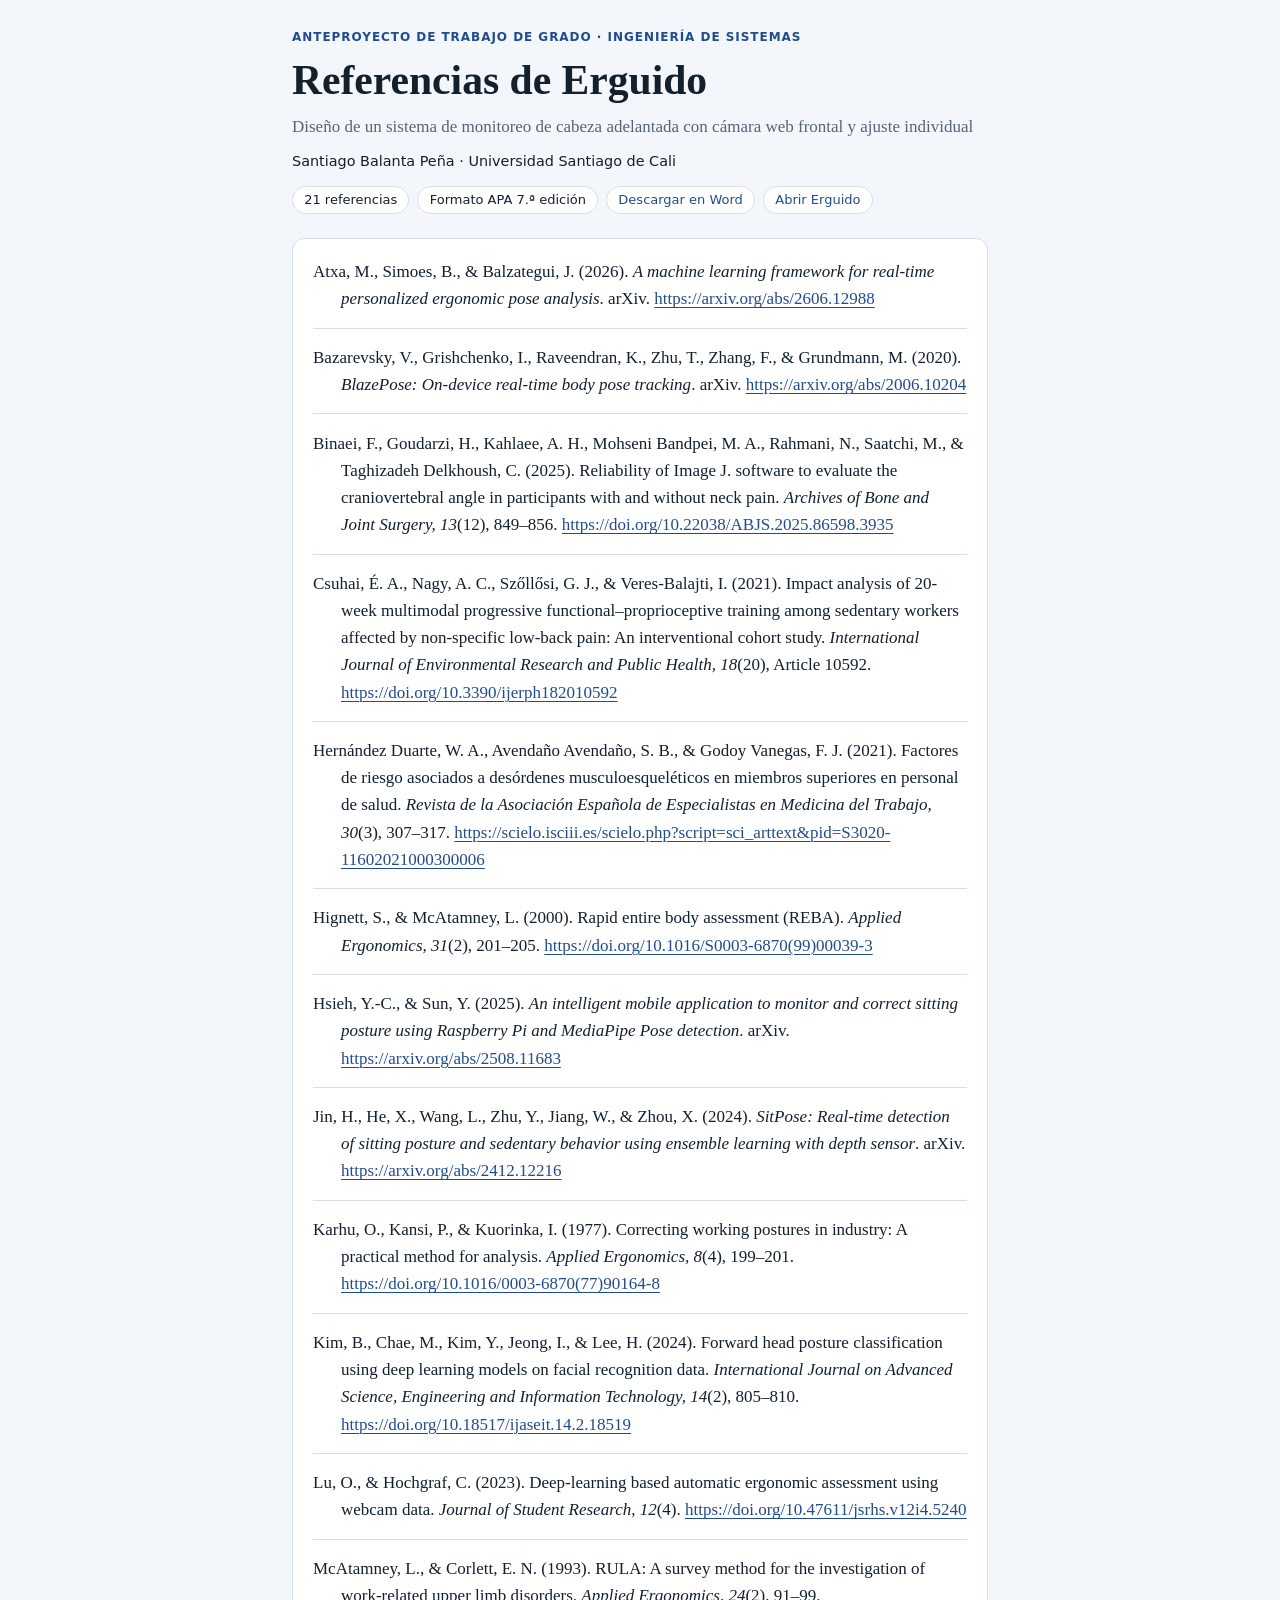
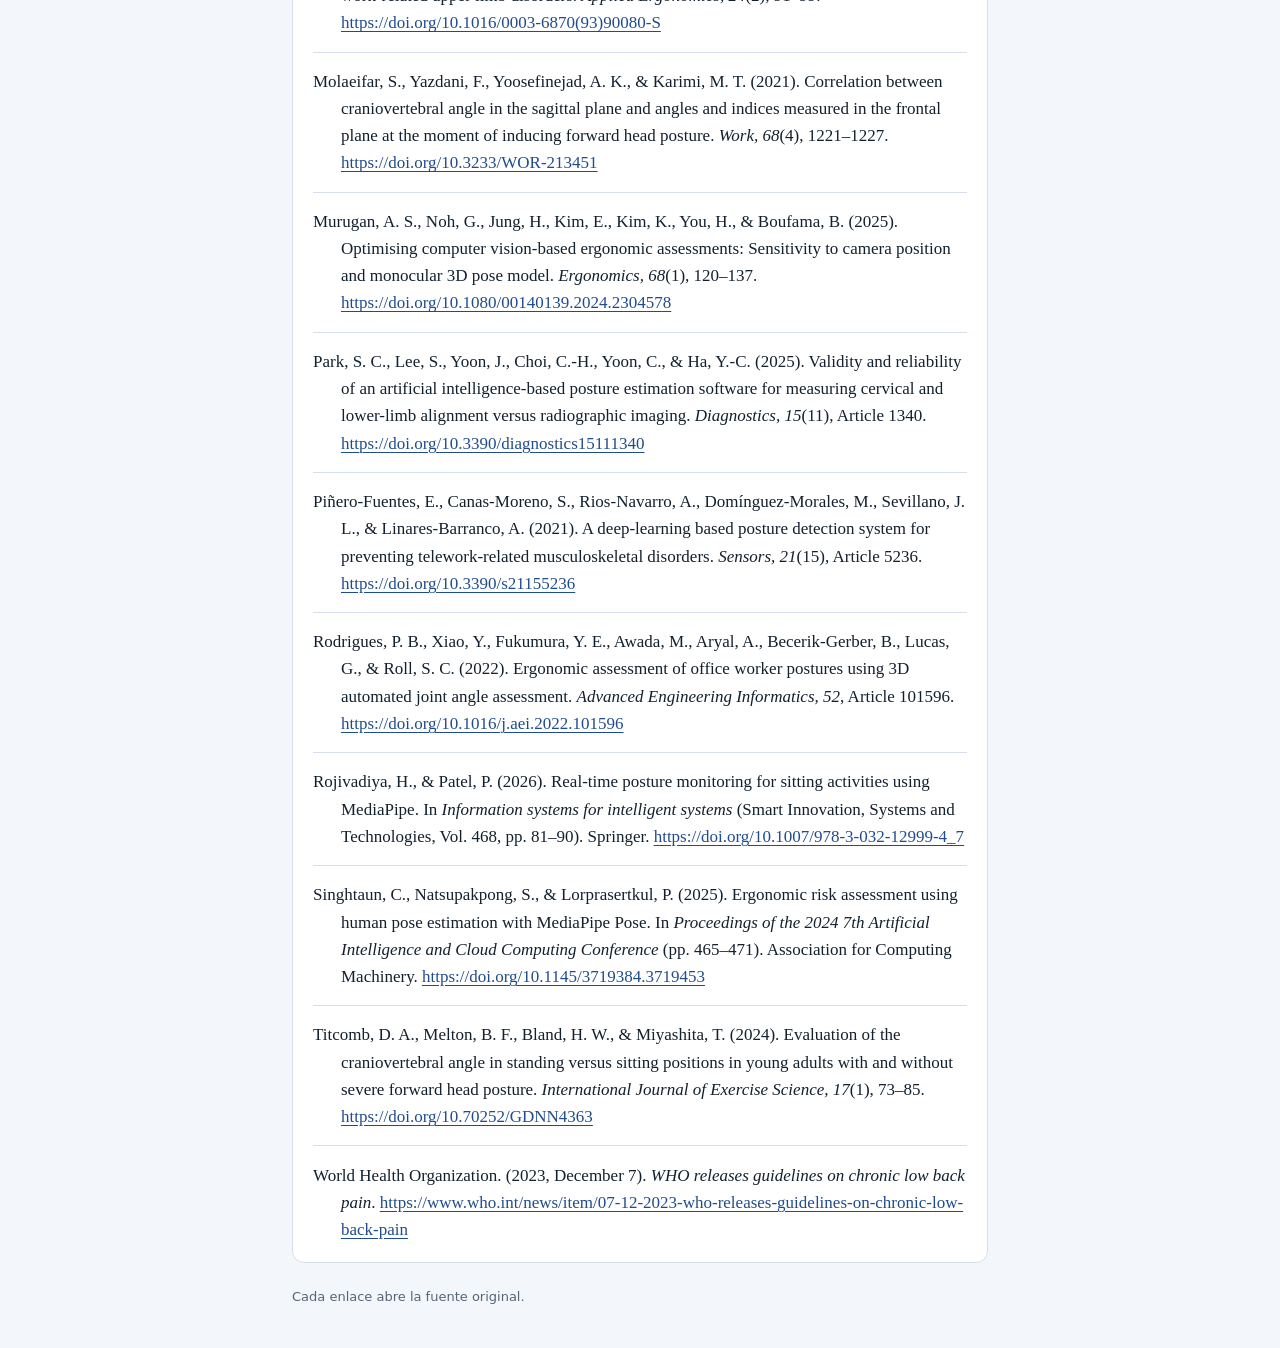
<file: referencias.html>
<!DOCTYPE html>
<html lang="es">
<head>
<meta charset="utf-8">
<meta name="viewport" content="width=device-width, initial-scale=1">
<title>Referencias de Erguido</title>
<style>
/* Una sola columna de lectura: ficha del trabajo arriba y lista APA 7 con sangría francesa. */
:root{
  --bg:#F3F6FA; --surface:#FFFFFF; --ink:#13202E; --muted:#556577; --accent:#204C8E; --rule:#D6DFEB;
  --display:"Source Serif 4",Georgia,"Times New Roman",serif;
  --body:"Source Serif 4",Georgia,"Times New Roman",serif;
  --ui:"IBM Plex Sans",system-ui,-apple-system,"Segoe UI",sans-serif;
  color-scheme:light;
}
@media (prefers-color-scheme:dark){
  :root:not([data-theme="light"]){
    --bg:#0D1823; --surface:#132130; --ink:#E7EEF6; --muted:#9AAABB; --accent:#8DB1E8; --rule:#25394C;
    color-scheme:dark;
  }
}
:root[data-theme="dark"]{
  --bg:#0D1823; --surface:#132130; --ink:#E7EEF6; --muted:#9AAABB; --accent:#8DB1E8; --rule:#25394C;
  color-scheme:dark;
}
*{box-sizing:border-box}
html{-webkit-text-size-adjust:100%}
body{margin:0;background:var(--bg);color:var(--ink);font-family:var(--body);font-size:1.0625rem;line-height:1.6}
.wrap{max-width:46rem;margin:0 auto;padding:1.75rem 1.25rem 2.5rem;display:flex;flex-direction:column;gap:1.5rem}
.top{display:flex;flex-direction:column;gap:.6rem}
.eyebrow{margin:0;font-family:var(--ui);font-size:.75rem;font-weight:600;letter-spacing:.08em;text-transform:uppercase;color:var(--accent)}
h1{margin:0;font-family:var(--display);font-weight:600;font-size:clamp(1.9rem,7vw,2.6rem);line-height:1.12;text-wrap:balance}
.sub{margin:0;color:var(--muted);text-wrap:balance}
.by{margin:0;font-family:var(--ui);font-size:.9rem;font-weight:500}
.meta{margin:.25rem 0 0;padding:0;list-style:none;display:flex;flex-wrap:wrap;gap:.5rem;font-family:var(--ui);font-size:.8125rem}
.meta li{border:1px solid var(--rule);background:var(--surface);border-radius:999px;padding:.15rem .7rem}
.refs{margin:0;padding:.25rem 1.25rem;list-style:none;background:var(--surface);border:1px solid var(--rule);border-radius:12px}
.refs li{padding:.95rem 0 .95rem 1.75rem;text-indent:-1.75rem;border-top:1px solid var(--rule);overflow-wrap:anywhere}
.refs li:first-child{border-top:0}
a{color:var(--accent);text-decoration:underline;text-underline-offset:.16em;text-decoration-thickness:1px}
a:focus-visible{outline:2px solid var(--accent);outline-offset:2px;border-radius:2px}
.note{margin:0;font-family:var(--ui);font-size:.8125rem;color:var(--muted)}
.meta li a{text-decoration:none;color:var(--accent);font-weight:500}
</style>
</head>
<body>
  <div class="wrap">
    <header class="top">
      <p class="eyebrow">Anteproyecto de trabajo de grado · Ingeniería de Sistemas</p>
      <h1>Referencias de Erguido</h1>
      <p class="sub">Diseño de un sistema de monitoreo de cabeza adelantada con cámara web frontal y ajuste individual</p>
      <p class="by">Santiago Balanta Peña · Universidad Santiago de Cali</p>
      <ul class="meta"><li>21 referencias</li><li>Formato APA 7.ª edición</li><li><a href="Erguido_referencias.docx" download>Descargar en Word</a></li><li><a href="./">Abrir Erguido</a></li></ul>
    </header>
    <main>
    <ul class="refs">
      <li>Atxa, M., Simoes, B., &amp; Balzategui, J. (2026). <i>A machine learning framework for real-time personalized ergonomic pose analysis</i>. arXiv. <a href="https://arxiv.org/abs/2606.12988" rel="noopener noreferrer">https://arxiv.org/abs/2606.12988</a></li>
      <li>Bazarevsky, V., Grishchenko, I., Raveendran, K., Zhu, T., Zhang, F., &amp; Grundmann, M. (2020). <i>BlazePose: On-device real-time body pose tracking</i>. arXiv. <a href="https://arxiv.org/abs/2006.10204" rel="noopener noreferrer">https://arxiv.org/abs/2006.10204</a></li>
      <li>Binaei, F., Goudarzi, H., Kahlaee, A. H., Mohseni Bandpei, M. A., Rahmani, N., Saatchi, M., &amp; Taghizadeh Delkhoush, C. (2025). Reliability of Image J. software to evaluate the craniovertebral angle in participants with and without neck pain. <i>Archives of Bone and Joint Surgery, 13</i>(12), 849–856. <a href="https://doi.org/10.22038/ABJS.2025.86598.3935" rel="noopener noreferrer">https://doi.org/10.22038/ABJS.2025.86598.3935</a></li>
      <li>Csuhai, É. A., Nagy, A. C., Szőllősi, G. J., &amp; Veres-Balajti, I. (2021). Impact analysis of 20-week multimodal progressive functional–proprioceptive training among sedentary workers affected by non-specific low-back pain: An interventional cohort study. <i>International Journal of Environmental Research and Public Health, 18</i>(20), Article 10592. <a href="https://doi.org/10.3390/ijerph182010592" rel="noopener noreferrer">https://doi.org/10.3390/ijerph182010592</a></li>
      <li>Hernández Duarte, W. A., Avendaño Avendaño, S. B., &amp; Godoy Vanegas, F. J. (2021). Factores de riesgo asociados a desórdenes musculoesqueléticos en miembros superiores en personal de salud. <i>Revista de la Asociación Española de Especialistas en Medicina del Trabajo, 30</i>(3), 307–317. <a href="https://scielo.isciii.es/scielo.php?script=sci_arttext&amp;pid=S3020-11602021000300006" rel="noopener noreferrer">https://scielo.isciii.es/scielo.php?script=sci_arttext&amp;pid=S3020-11602021000300006</a></li>
      <li>Hignett, S., &amp; McAtamney, L. (2000). Rapid entire body assessment (REBA). <i>Applied Ergonomics, 31</i>(2), 201–205. <a href="https://doi.org/10.1016/S0003-6870(99)00039-3" rel="noopener noreferrer">https://doi.org/10.1016/S0003-6870(99)00039-3</a></li>
      <li>Hsieh, Y.-C., &amp; Sun, Y. (2025). <i>An intelligent mobile application to monitor and correct sitting posture using Raspberry Pi and MediaPipe Pose detection</i>. arXiv. <a href="https://arxiv.org/abs/2508.11683" rel="noopener noreferrer">https://arxiv.org/abs/2508.11683</a></li>
      <li>Jin, H., He, X., Wang, L., Zhu, Y., Jiang, W., &amp; Zhou, X. (2024). <i>SitPose: Real-time detection of sitting posture and sedentary behavior using ensemble learning with depth sensor</i>. arXiv. <a href="https://arxiv.org/abs/2412.12216" rel="noopener noreferrer">https://arxiv.org/abs/2412.12216</a></li>
      <li>Karhu, O., Kansi, P., &amp; Kuorinka, I. (1977). Correcting working postures in industry: A practical method for analysis. <i>Applied Ergonomics, 8</i>(4), 199–201. <a href="https://doi.org/10.1016/0003-6870(77)90164-8" rel="noopener noreferrer">https://doi.org/10.1016/0003-6870(77)90164-8</a></li>
      <li>Kim, B., Chae, M., Kim, Y., Jeong, I., &amp; Lee, H. (2024). Forward head posture classification using deep learning models on facial recognition data. <i>International Journal on Advanced Science, Engineering and Information Technology, 14</i>(2), 805–810. <a href="https://doi.org/10.18517/ijaseit.14.2.18519" rel="noopener noreferrer">https://doi.org/10.18517/ijaseit.14.2.18519</a></li>
      <li>Lu, O., &amp; Hochgraf, C. (2023). Deep-learning based automatic ergonomic assessment using webcam data. <i>Journal of Student Research, 12</i>(4). <a href="https://doi.org/10.47611/jsrhs.v12i4.5240" rel="noopener noreferrer">https://doi.org/10.47611/jsrhs.v12i4.5240</a></li>
      <li>McAtamney, L., &amp; Corlett, E. N. (1993). RULA: A survey method for the investigation of work-related upper limb disorders. <i>Applied Ergonomics, 24</i>(2), 91–99. <a href="https://doi.org/10.1016/0003-6870(93)90080-S" rel="noopener noreferrer">https://doi.org/10.1016/0003-6870(93)90080-S</a></li>
      <li>Molaeifar, S., Yazdani, F., Yoosefinejad, A. K., &amp; Karimi, M. T. (2021). Correlation between craniovertebral angle in the sagittal plane and angles and indices measured in the frontal plane at the moment of inducing forward head posture. <i>Work, 68</i>(4), 1221–1227. <a href="https://doi.org/10.3233/WOR-213451" rel="noopener noreferrer">https://doi.org/10.3233/WOR-213451</a></li>
      <li>Murugan, A. S., Noh, G., Jung, H., Kim, E., Kim, K., You, H., &amp; Boufama, B. (2025). Optimising computer vision-based ergonomic assessments: Sensitivity to camera position and monocular 3D pose model. <i>Ergonomics, 68</i>(1), 120–137. <a href="https://doi.org/10.1080/00140139.2024.2304578" rel="noopener noreferrer">https://doi.org/10.1080/00140139.2024.2304578</a></li>
      <li>Park, S. C., Lee, S., Yoon, J., Choi, C.-H., Yoon, C., &amp; Ha, Y.-C. (2025). Validity and reliability of an artificial intelligence-based posture estimation software for measuring cervical and lower-limb alignment versus radiographic imaging. <i>Diagnostics, 15</i>(11), Article 1340. <a href="https://doi.org/10.3390/diagnostics15111340" rel="noopener noreferrer">https://doi.org/10.3390/diagnostics15111340</a></li>
      <li>Piñero-Fuentes, E., Canas-Moreno, S., Rios-Navarro, A., Domínguez-Morales, M., Sevillano, J. L., &amp; Linares-Barranco, A. (2021). A deep-learning based posture detection system for preventing telework-related musculoskeletal disorders. <i>Sensors, 21</i>(15), Article 5236. <a href="https://doi.org/10.3390/s21155236" rel="noopener noreferrer">https://doi.org/10.3390/s21155236</a></li>
      <li>Rodrigues, P. B., Xiao, Y., Fukumura, Y. E., Awada, M., Aryal, A., Becerik-Gerber, B., Lucas, G., &amp; Roll, S. C. (2022). Ergonomic assessment of office worker postures using 3D automated joint angle assessment. <i>Advanced Engineering Informatics, 52</i>, Article 101596. <a href="https://doi.org/10.1016/j.aei.2022.101596" rel="noopener noreferrer">https://doi.org/10.1016/j.aei.2022.101596</a></li>
      <li>Rojivadiya, H., &amp; Patel, P. (2026). Real-time posture monitoring for sitting activities using MediaPipe. In <i>Information systems for intelligent systems</i> (Smart Innovation, Systems and Technologies, Vol. 468, pp. 81–90). Springer. <a href="https://doi.org/10.1007/978-3-032-12999-4_7" rel="noopener noreferrer">https://doi.org/10.1007/978-3-032-12999-4_7</a></li>
      <li>Singhtaun, C., Natsupakpong, S., &amp; Lorprasertkul, P. (2025). Ergonomic risk assessment using human pose estimation with MediaPipe Pose. In <i>Proceedings of the 2024 7th Artificial Intelligence and Cloud Computing Conference</i> (pp. 465–471). Association for Computing Machinery. <a href="https://doi.org/10.1145/3719384.3719453" rel="noopener noreferrer">https://doi.org/10.1145/3719384.3719453</a></li>
      <li>Titcomb, D. A., Melton, B. F., Bland, H. W., &amp; Miyashita, T. (2024). Evaluation of the craniovertebral angle in standing versus sitting positions in young adults with and without severe forward head posture. <i>International Journal of Exercise Science, 17</i>(1), 73–85. <a href="https://doi.org/10.70252/GDNN4363" rel="noopener noreferrer">https://doi.org/10.70252/GDNN4363</a></li>
      <li>World Health Organization. (2023, December 7). <i>WHO releases guidelines on chronic low back pain</i>. <a href="https://www.who.int/news/item/07-12-2023-who-releases-guidelines-on-chronic-low-back-pain" rel="noopener noreferrer">https://www.who.int/news/item/07-12-2023-who-releases-guidelines-on-chronic-low-back-pain</a></li>
    </ul>
    </main>
    <p class="note">Cada enlace abre la fuente original.</p>
  </div>
</body>
</html>
</file>
<file: pro.css>
.topbar{background:linear-gradient(180deg,#12304b,#0c2034)}.card{border-radius:16px;box-shadow:0 2px 6px #0f273d0d,0 12px 30px #0f273d0d}.btn.primary{background:linear-gradient(135deg,#2f69be,#204c8e);box-shadow:0 4px 12px #204c8e47}.btn.primary:hover{background:linear-gradient(135deg,#2a5fb0,#1a3f77)}.stage{box-shadow:0 12px 36px #0814224d}.badge{box-shadow:0 4px 14px #00000047;border:1px solid rgba(255,255,255,.35)}.pro-glass{background:#07111d94;-webkit-backdrop-filter:blur(8px) saturate(1.25);backdrop-filter:blur(8px) saturate(1.25);border:1px solid rgba(130,205,255,.22);border-radius:12px;color:#e8f3ff;box-shadow:0 6px 18px #00000040}.pro-layer{position:absolute;inset:0;pointer-events:none;z-index:3;display:none}.stage.pro-on.pro-hud .pro-layer{display:block}.stage.pro-on.pro-hud .hud-r{display:none!important}.pro-tag{position:absolute;left:14px;top:62px;padding:7px 11px;font:600 10.5px/1.55 var(--mono);letter-spacing:.3px;min-width:170px}.pro-tag .r{display:flex;align-items:center;gap:7px;white-space:nowrap}.pro-tag b{color:#9fd8ff;font-weight:700;width:74px}.pro-tag span{color:#fff;font-weight:500}.led{width:7px;height:7px;border-radius:50%;background:#51606e;flex:none;transition:.2s}.led.on{background:#3ddc91;box-shadow:0 0 8px #3ddc91}.pro-tiles{position:absolute;right:14px;top:14px;display:flex;flex-direction:column;gap:7px;width:138px}.tile{padding:7px 11px 8px}.tile small{display:block;font:600 9.5px/1 var(--mono);letter-spacing:.7px;color:#8fc4f0;white-space:nowrap}.tile b{display:block;margin-top:5px;font-family:var(--font);font-weight:700;font-size:22px;line-height:1.05;font-variant-numeric:tabular-nums;letter-spacing:-.2px;color:#fff;white-space:nowrap}.tile.wide b{font-size:15.5px}.pro-layer[data-st=ok] .tile[data-k=th] b,.pro-layer[data-st=ok] .tile[data-k=ix] b{color:#3ddc91}.pro-layer[data-st=atencion] .tile[data-k=th] b,.pro-layer[data-st=atencion] .tile[data-k=ix] b{color:#f5b23b}.pro-layer[data-st=alerta] .tile[data-k=th] b,.pro-layer[data-st=alerta] .tile[data-k=ix] b{color:#ff6a5c}.tile.dim b{color:#6e8397!important}.pro-tools{position:absolute;right:14px;bottom:14px;display:none;gap:8px;z-index:4}.stage.pro-on .pro-tools{display:flex}.pro-tools .pt{pointer-events:auto;width:38px;height:38px;border-radius:11px;border:1px solid rgba(130,205,255,.28);background:#07111da8;-webkit-backdrop-filter:blur(8px);backdrop-filter:blur(8px);color:#8fb4d4;display:grid;place-items:center;cursor:pointer;transition:.15s;padding:0}.pro-tools .pt:hover{color:#fff;border-color:#82cdff99}.pro-tools .pt.on{color:#38d6ff;border-color:#38d6ff;background:#12405c9e;box-shadow:0 0 14px #38d6ff4d}.pro-tools .pt.loading{animation:ptpulse 1s ease-in-out infinite}.pro-tools .pt.err{color:#ff8a7a;border-color:#ff7864a6;box-shadow:none}@keyframes ptpulse{50%{opacity:.4}}.stage.alerting .pro-tools{display:none}.pro-dash{margin-top:14px;display:none}@media(min-width:1021px){body.pro-dash-on .pro-dash{display:block}}.stage:not(.pro-on)~.pro-dash{display:none!important}.dash-grid{display:grid;grid-template-columns:repeat(3,1fr);gap:9px;margin:12px 0 4px}.dash-grid>div{background:var(--ice);border:1px solid var(--line);border-radius:10px;padding:8px 11px}.dash-grid small{display:block;color:var(--muted);font-size:10.5px;font-weight:600;letter-spacing:.4px;text-transform:uppercase}.dash-grid b{font-family:var(--mono);font-size:13.5px;color:var(--navy);font-weight:600}.spark{margin-top:11px}.spark .sh{display:flex;justify-content:space-between;align-items:baseline;gap:10px;font-size:12.5px;font-weight:600;color:var(--navy);margin-bottom:5px}.spark .sh b{font-family:var(--mono);color:var(--blue);font-weight:600;font-size:12.5px}.spark canvas{display:block;width:100%;height:62px;background:#0b1b2b;border-radius:10px;border:1px solid #0A1622}.k{font-style:normal;font-weight:700}.k.y{color:#e5484d}.k.p{color:#2fa85a}.k.r{color:#3b82f6}.idle{justify-content:flex-end;padding-bottom:24px;background:radial-gradient(ellipse at 50% 28%,#18395c,#0c1d30 56%,#08121d);overflow:hidden}.idle>svg{display:none}.idle>*{position:relative;z-index:1}.idle>#proIdle{position:absolute;inset:0;width:100%;height:100%;z-index:0;transform:none!important}.idle:after{content:"";position:absolute;left:0;right:0;bottom:0;height:60%;background:linear-gradient(180deg,#08121d00,#08121deb 58%);z-index:0;pointer-events:none}.idle h3{font-size:23px;font-weight:700;letter-spacing:-.2px}.idle p{color:#a9bdd3}.idle-kicker{font:600 10px/1 var(--mono);letter-spacing:1.2px;color:#7fd8ff;border:1px solid rgba(127,216,255,.38);border-radius:999px;padding:6px 12px;background:#0a2a428c}.idle-cta{display:flex;gap:10px;margin-top:8px;flex-wrap:wrap;justify-content:center}.btn.ghost2.light{background:#ffffff14;color:#fff;border:1px solid rgba(255,255,255,.3)}.btn.ghost2.light:hover{background:#ffffff29;border-color:#ffffff80}.tabbar{display:none}@media(max-width:720px){html{-webkit-tap-highlight-color:transparent}body{padding-bottom:calc(74px + env(safe-area-inset-bottom))}.topbar{position:sticky;top:0;z-index:60;padding:9px 14px;flex-wrap:nowrap;box-shadow:0 4px 18px #06101c59}.brand h1{font-size:19px}.brand small{display:none}.chips .chip:nth-child(2),.chips .chip:nth-child(3){display:none}.chips{flex-wrap:nowrap;flex:none;gap:6px}.chips .chip:first-child{font-size:0;gap:0;padding:5px 10px}.chips .chip:first-child b{font-size:12px}.chips .chip:first-child .dot{margin-right:6px}.ghost{padding:5px 11px;font-size:12px}.stepper{display:none}.tabbar{display:flex;position:fixed;left:0;right:0;bottom:0;z-index:70;gap:2px;padding:6px 6px calc(6px + env(safe-area-inset-bottom));background:#fffffff5;-webkit-backdrop-filter:blur(12px);backdrop-filter:blur(12px);border-top:1px solid var(--line);box-shadow:0 -6px 22px #0f273d1a}.tabbar .step{flex:1;min-width:0;flex-direction:column;gap:3px;padding:7px 2px 6px;border:none;border-radius:13px;font-size:10.5px;font-weight:600;color:var(--muted);justify-content:center}.tabbar .step span{line-height:1.1}.tabbar .step.active{color:var(--blue);background:var(--ice)}.tabbar .step.done{color:var(--ok)}.tabbar .step:disabled{opacity:.36}.toast{bottom:calc(86px + env(safe-area-inset-bottom))}.layout{padding:0 0 18px;gap:0}.stage{aspect-ratio:auto!important;width:100%!important;height:min(66vh,calc(100vw / var(--ar,.75)));max-height:660px;border-radius:0;border:none;box-shadow:none}#panel{border-radius:24px 24px 0 0;margin-top:-18px;position:relative;z-index:2;border:none;box-shadow:0 -10px 30px #0814222e}.layout>section>.card{margin:12px 12px 32px}.layout>section{position:relative;z-index:1}.pro-dash{display:none!important}.idle{padding:16px 16px 34px;gap:8px}.idle h3{font-size:21px}.idle p{font-size:12.5px;max-width:300px}.idle-cta .btn{min-height:46px;padding:11px 20px}.pro-tag{left:10px;top:52px;min-width:150px;padding:6px 9px;font-size:10px}.pro-tag b{width:64px}.pro-tools{right:10px;bottom:auto;top:50%;transform:translateY(-50%);flex-direction:column;gap:7px}.pro-tools .pt{width:40px;height:40px}.pro-tiles{inset:auto 10px 30px;flex-direction:row;width:auto;gap:6px}.pro-tiles .tile{flex:1;min-width:0;padding:6px 8px 7px}.pro-tiles .tile.wide{flex:1.8}.tile small{font-size:8.5px;letter-spacing:.5px}.tile b{font-size:16px;margin-top:4px}.tile.wide b{font-size:13px}.pro-tiles .tile[data-k=bl]{display:none!important}.stage.pro-hud .banner,.stage.pro-hud .note{bottom:96px}}.stage.pro-compact .pro-tag,.stage.pro-compact .pro-tiles .tile[data-k=di]{display:none}.stage.pro-compact .tile{padding:5px 7px 6px}.stage.pro-compact .tile small{font-size:7.5px}.stage.pro-compact .tile b{font-size:13.5px;margin-top:3px}.stage.pro-compact .tile.wide b{font-size:11.5px}.stage.pro-compact .pro-tools{top:10px;right:10px;bottom:auto;transform:none;flex-direction:row;gap:6px}.stage.pro-compact .pro-tools .pt{width:34px;height:34px}html.coarse .pro-glass,html.coarse .pro-tools .pt,html.coarse .badge{-webkit-backdrop-filter:none;backdrop-filter:none}html.coarse .pro-glass{background:#07111dbd}@media(max-width:380px){.pro-tiles .tile[data-k=di]{display:none}.tile b{font-size:15px}}@media print{.pro-dash,.tabbar,.pro-layer,.pro-tools{display:none!important}}
</file>
